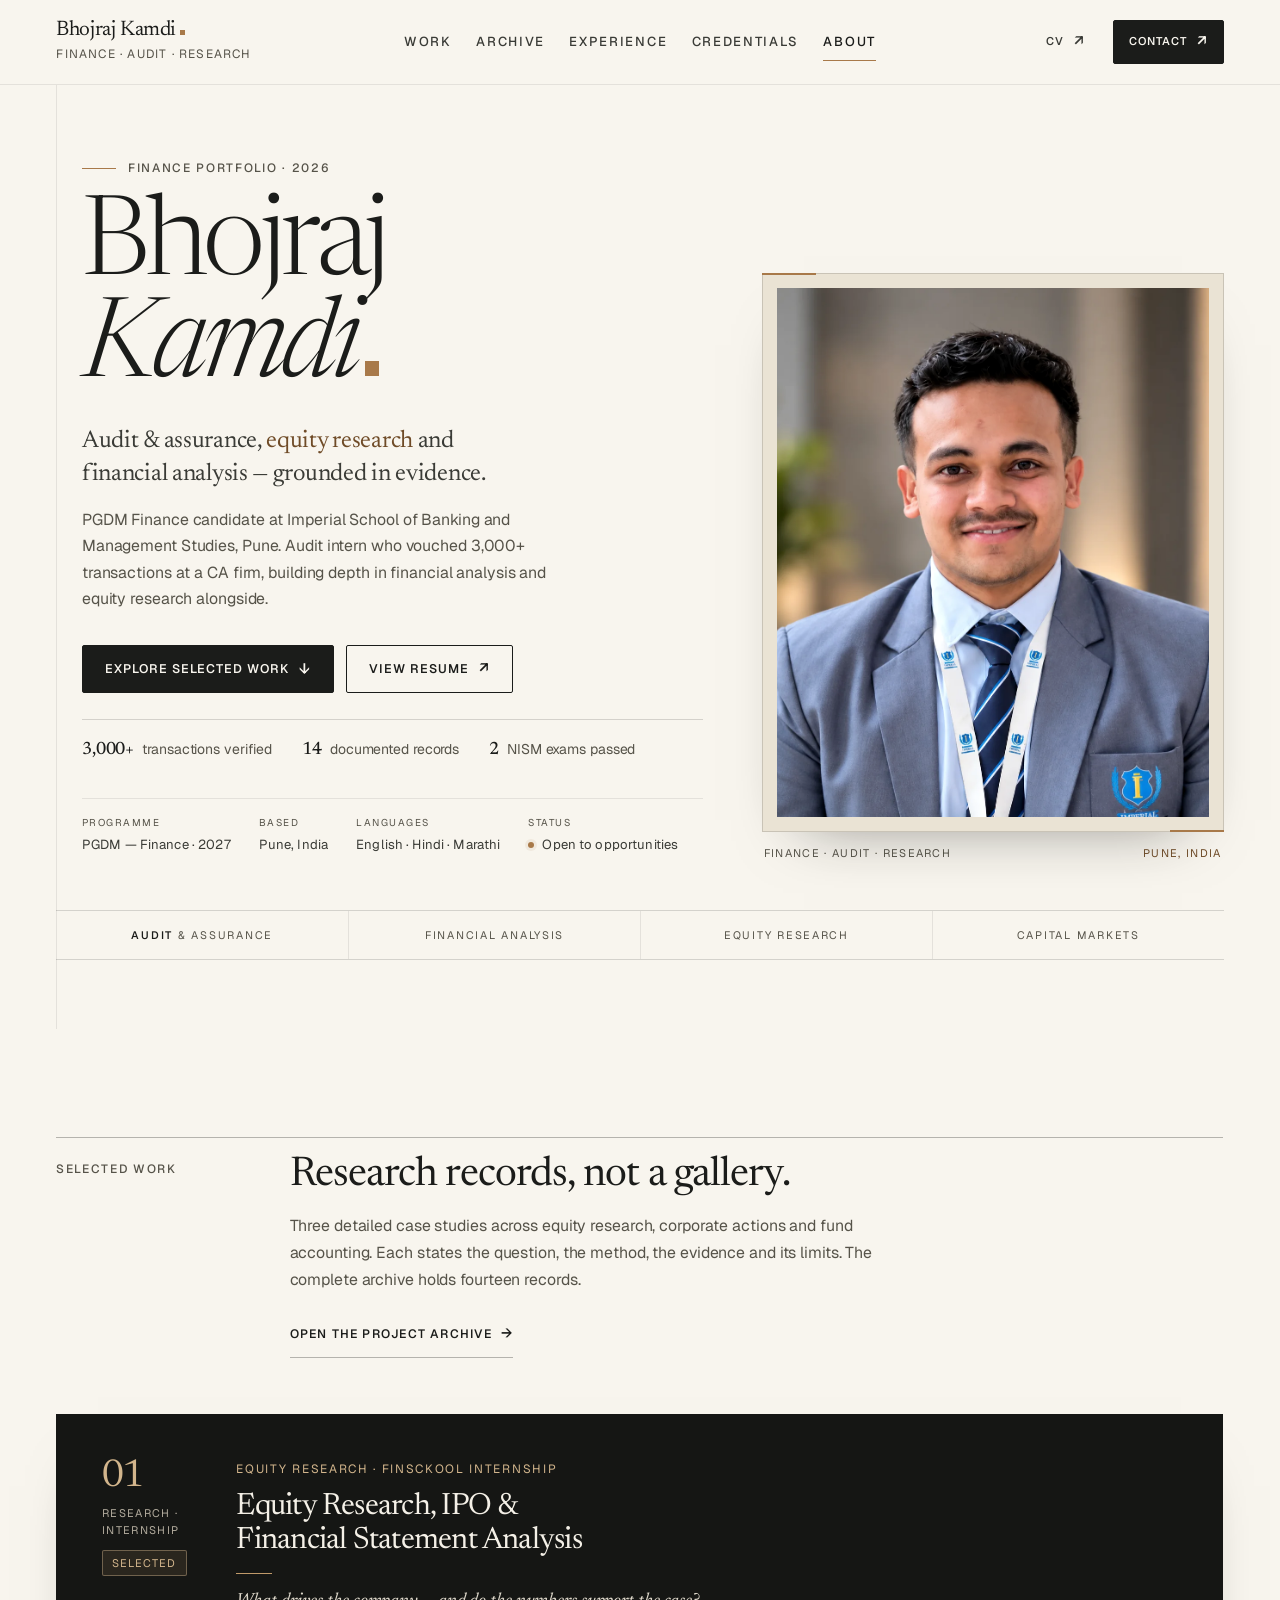
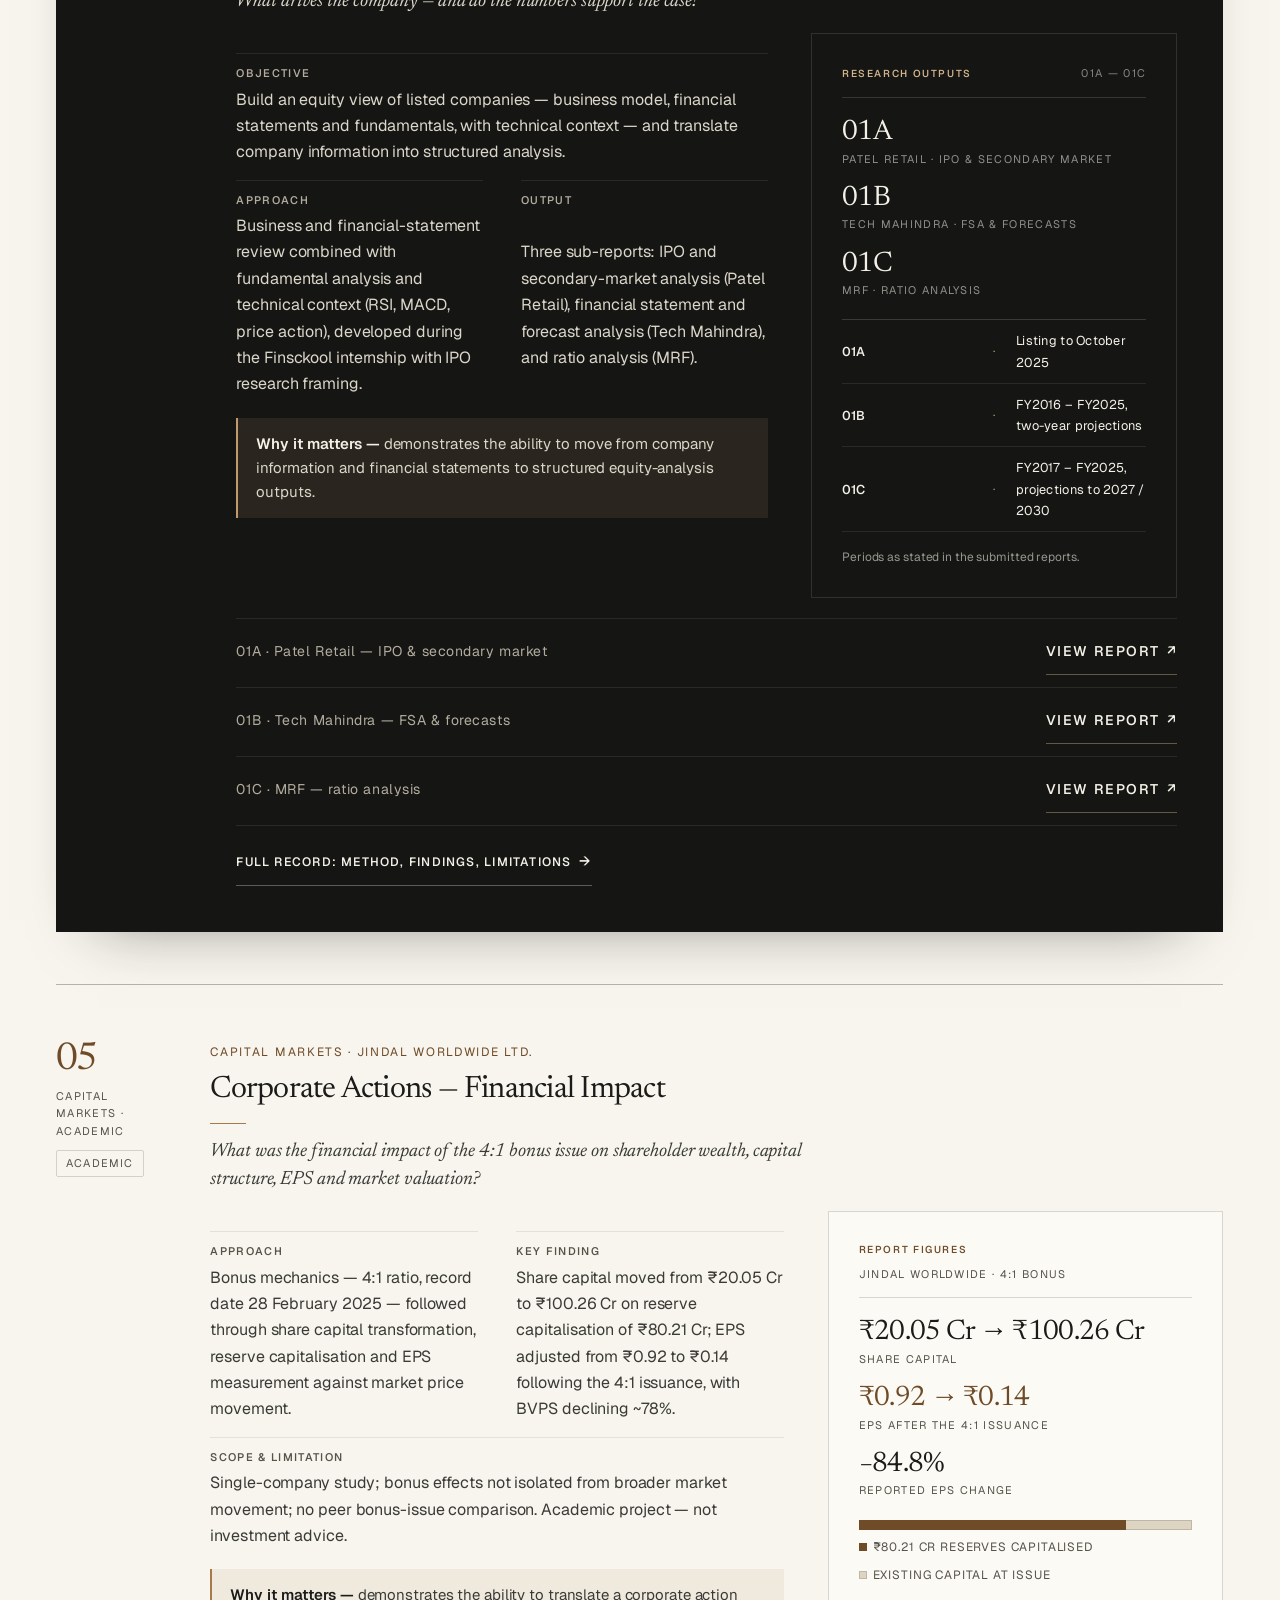
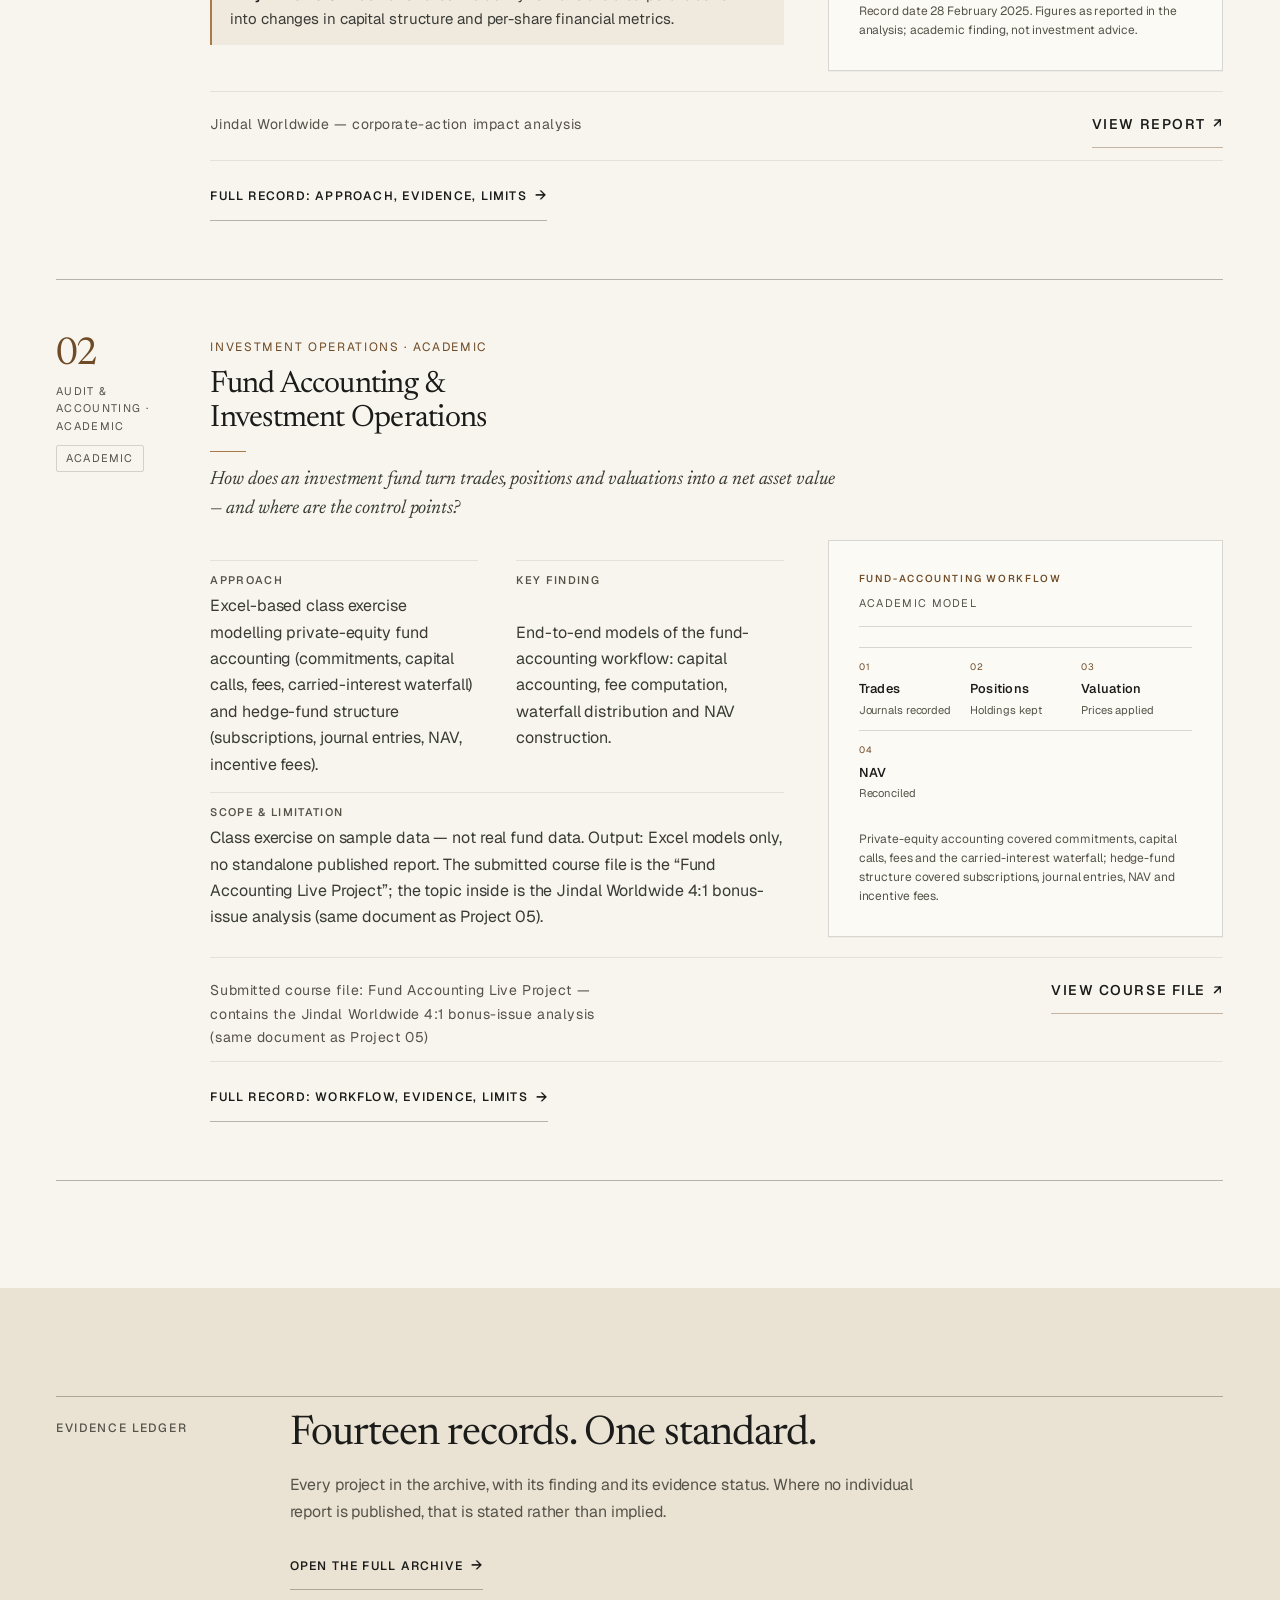
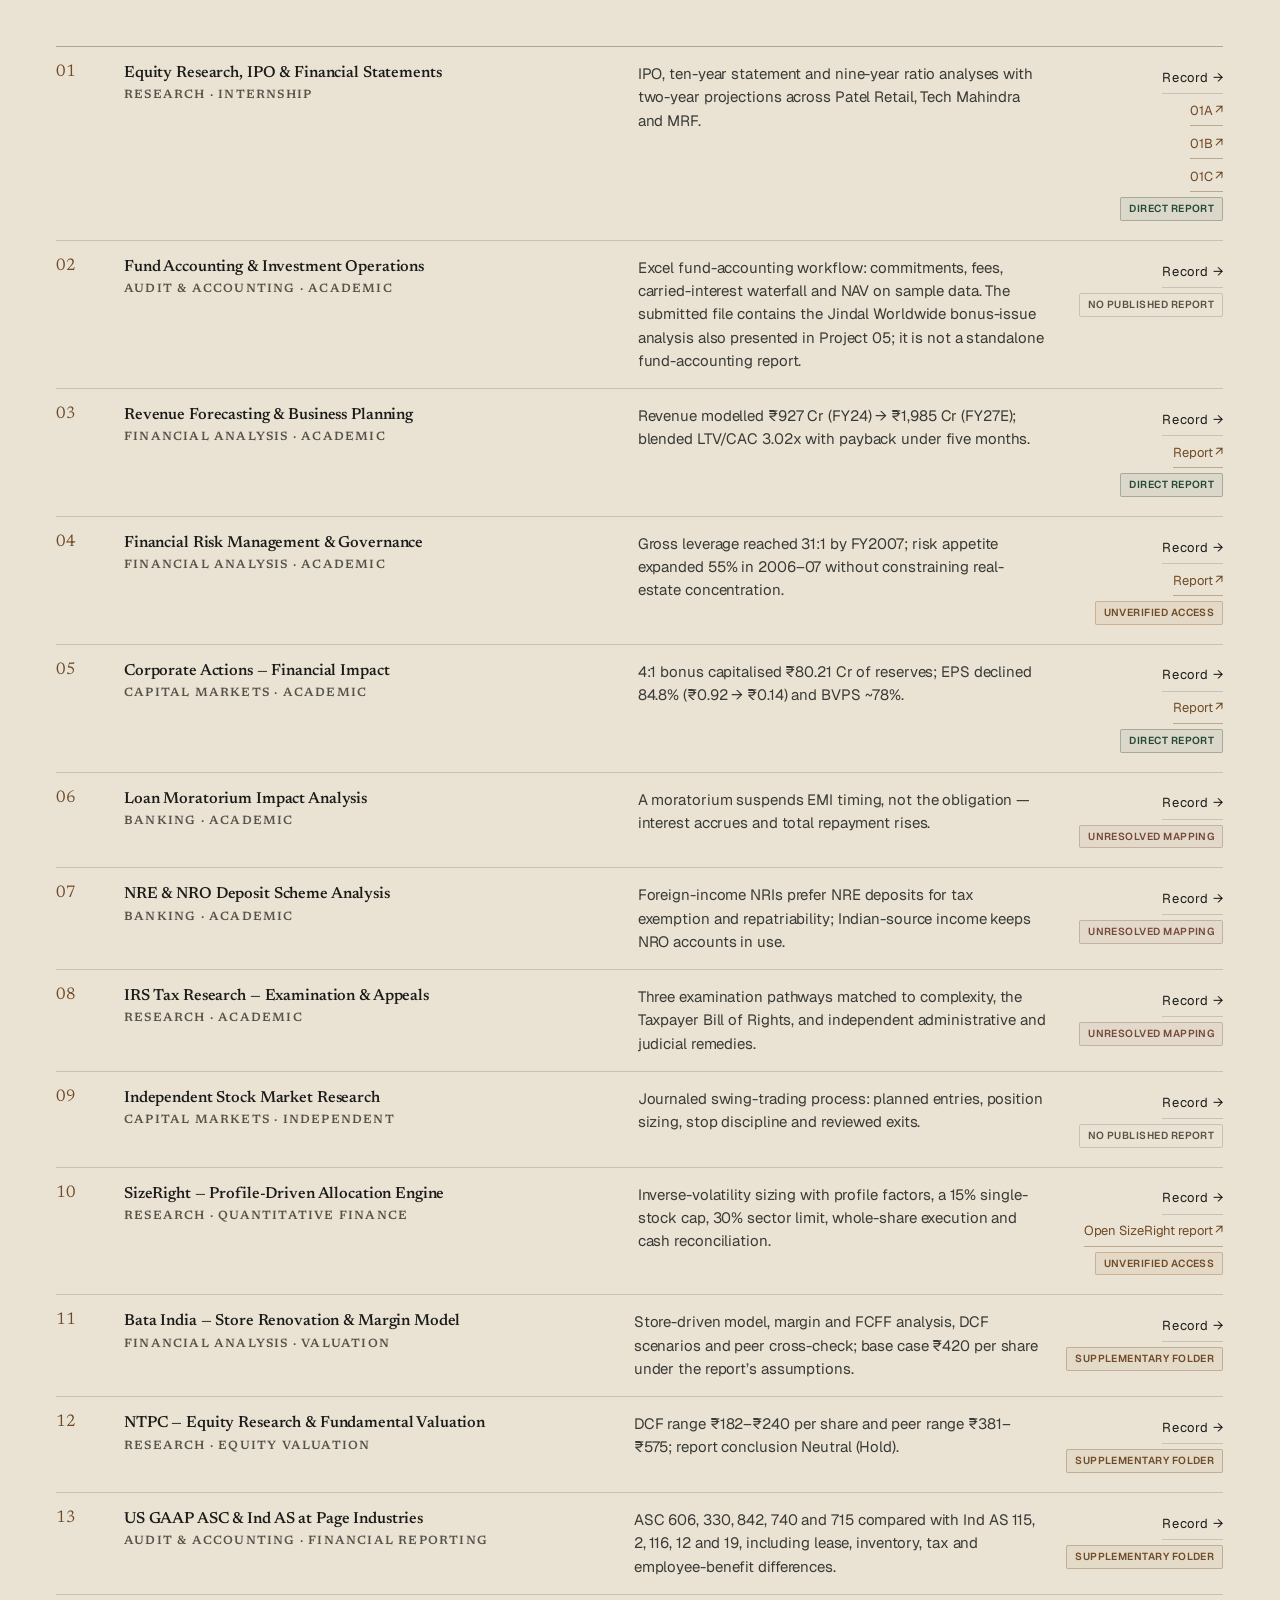
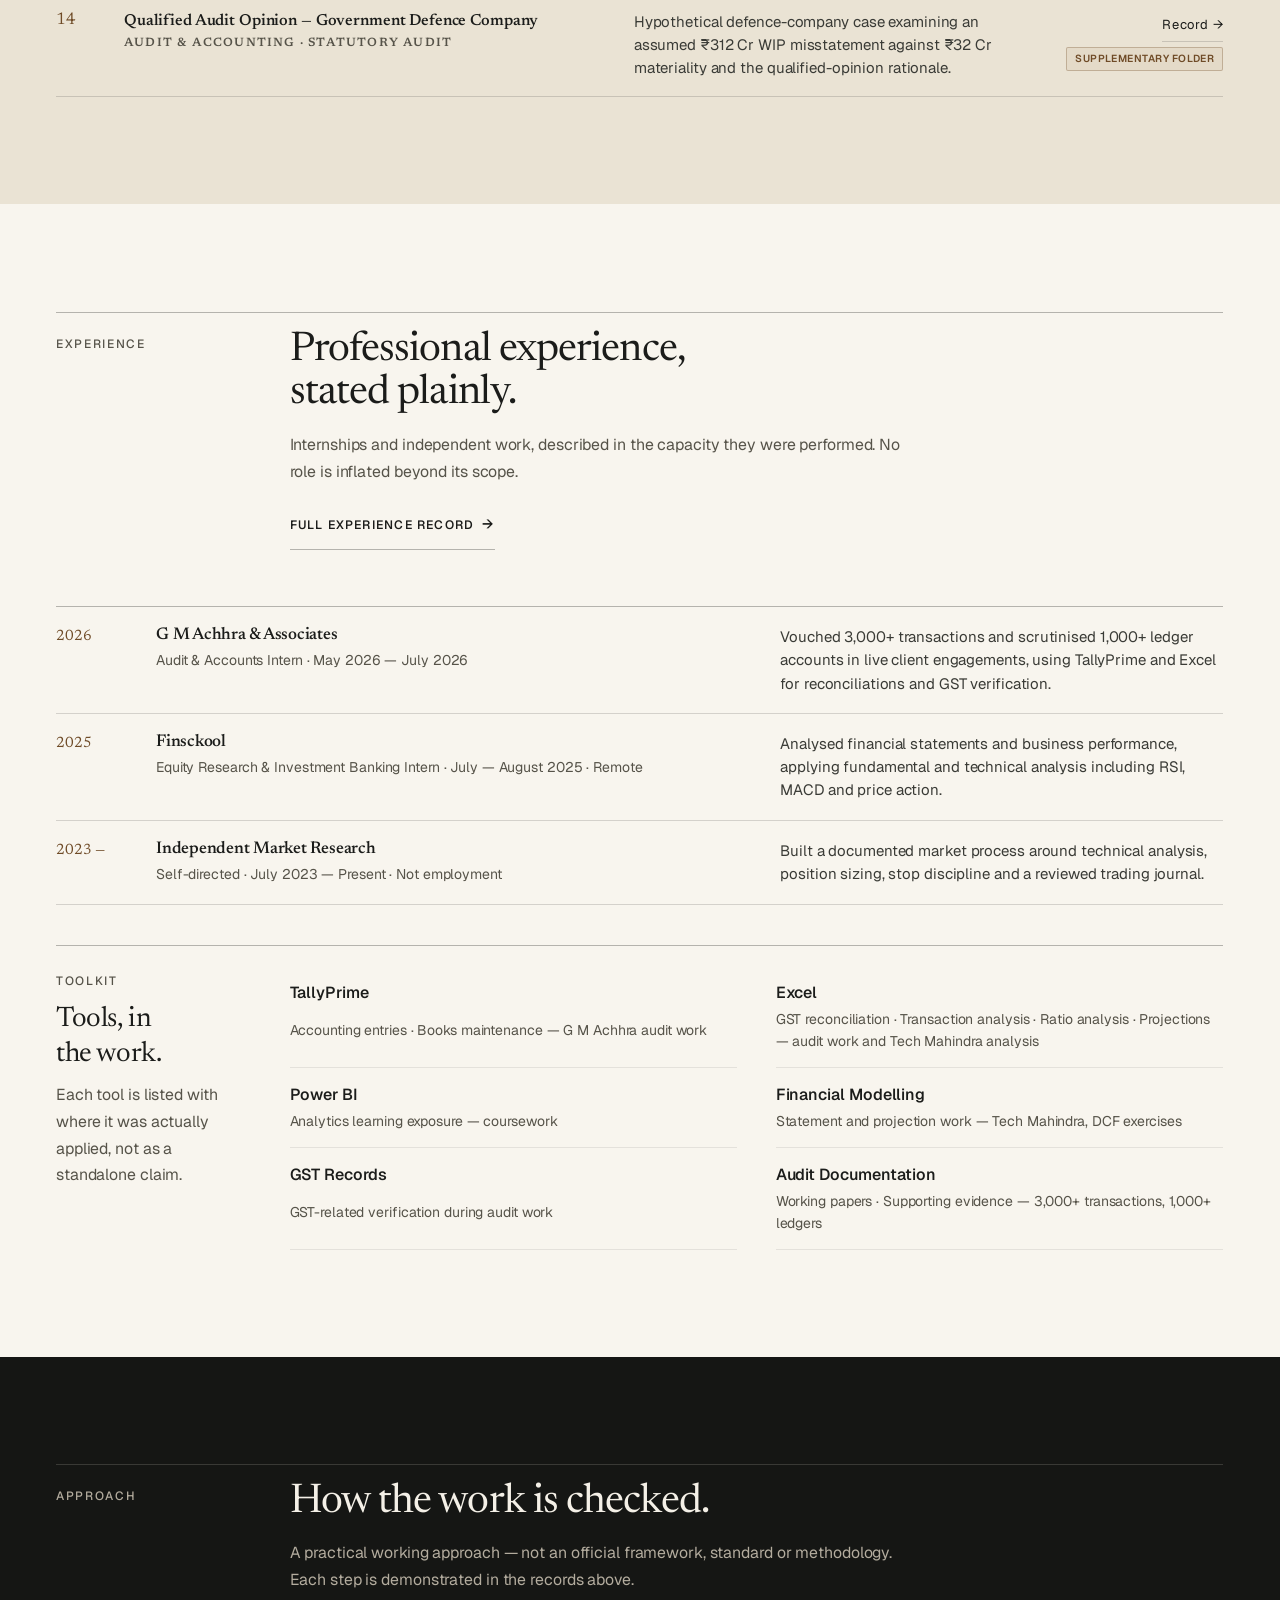
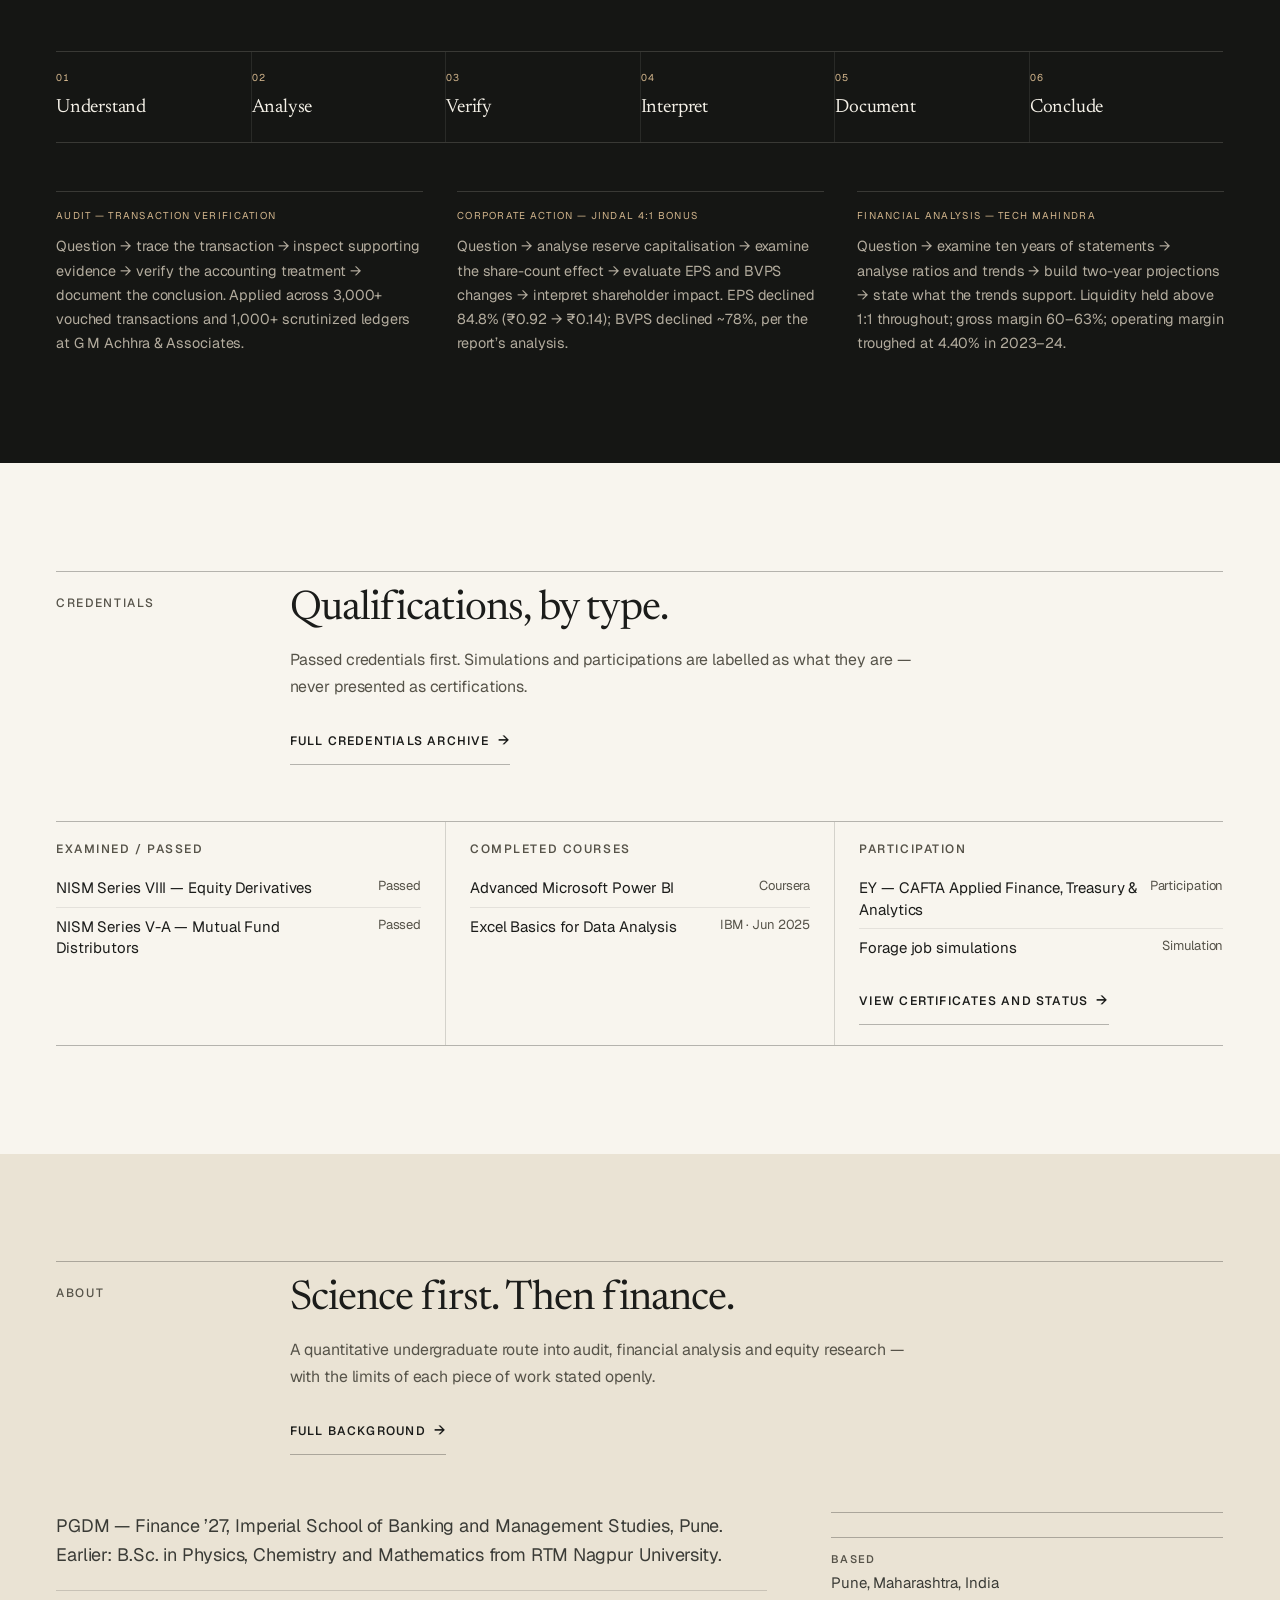
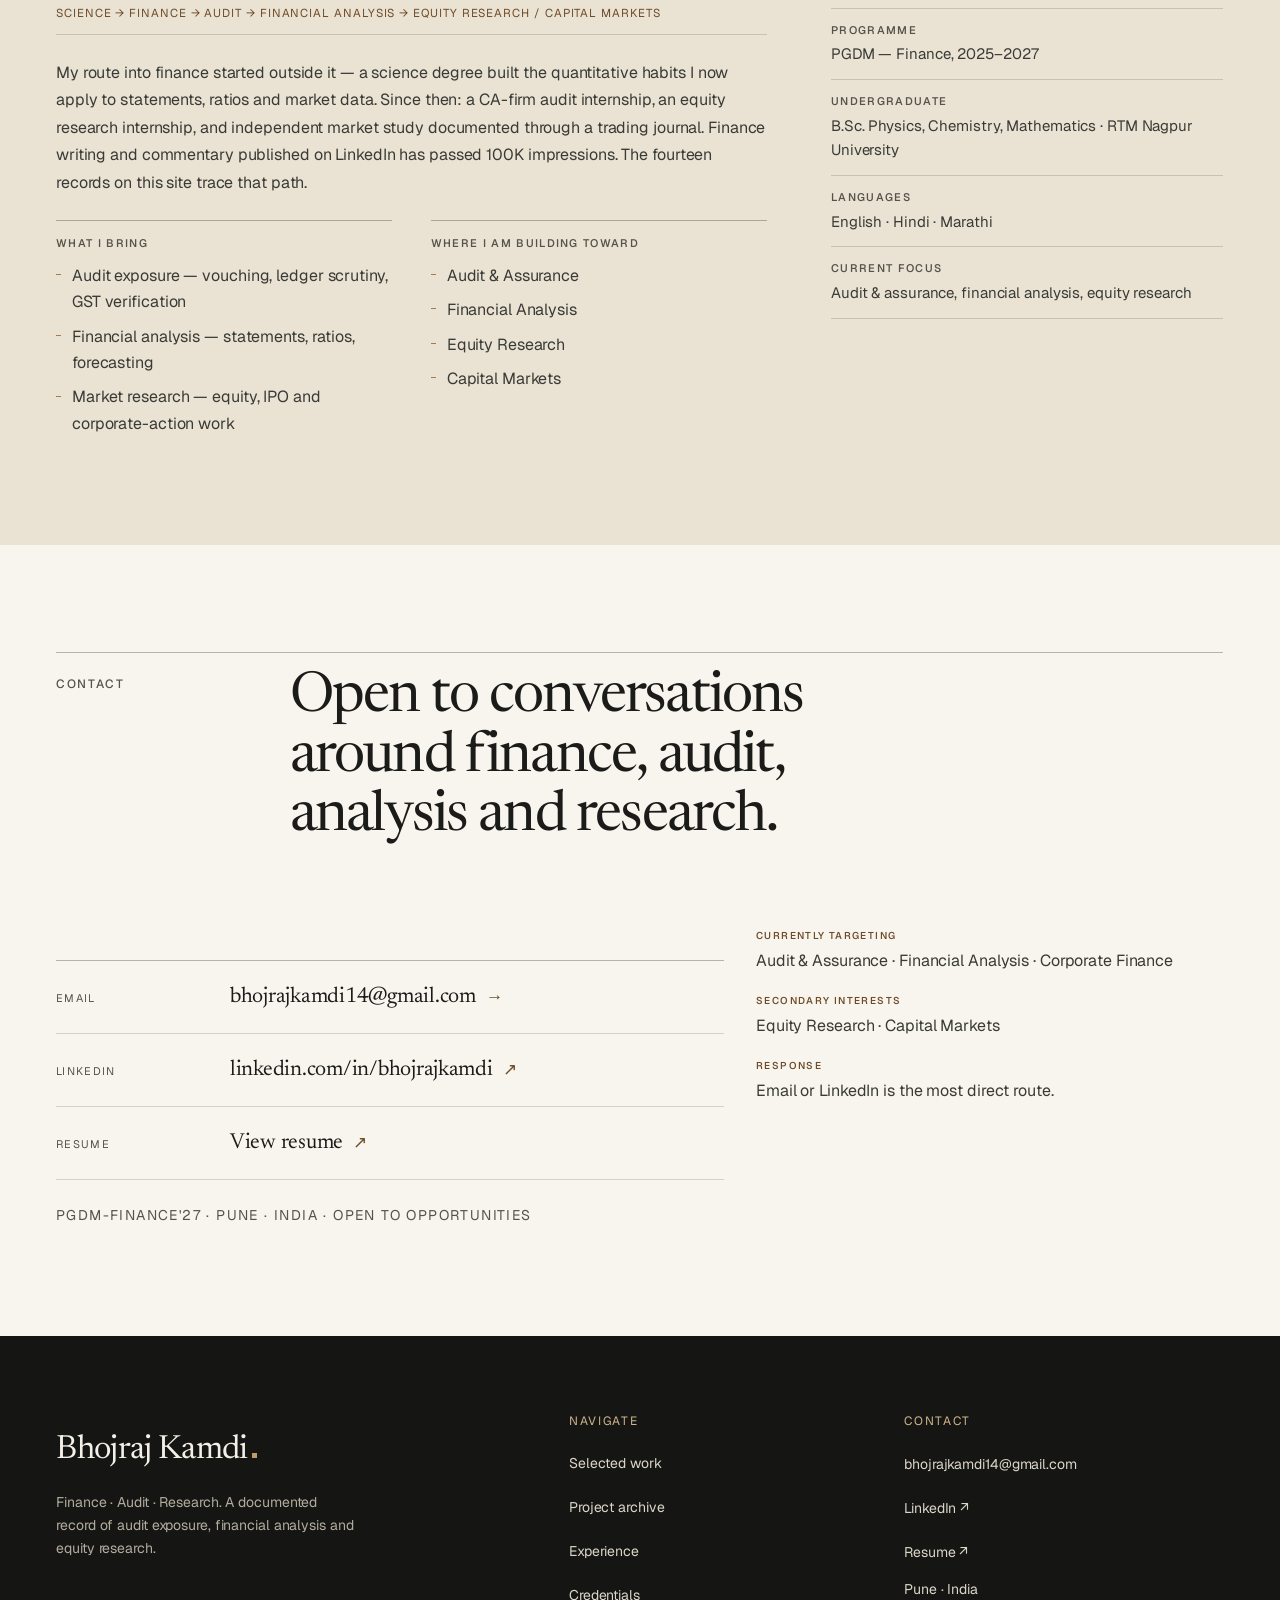
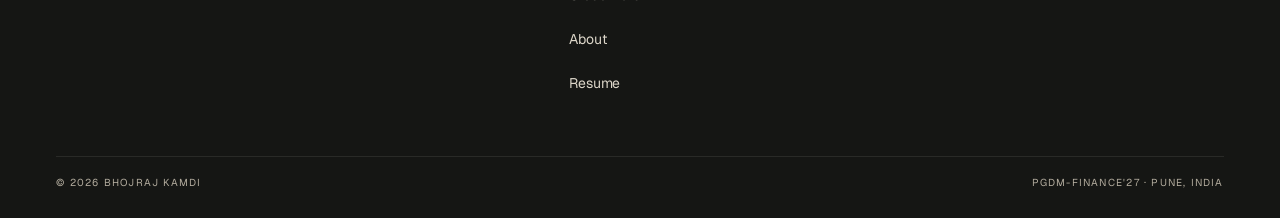
<file: index.html>
<!DOCTYPE html>
<html lang="en">
<head>
  <meta charset="UTF-8">
  <meta name="viewport" content="width=device-width, initial-scale=1.0">
  <title>Bhojraj Kamdi — Finance, Audit &amp; Research</title>
  <meta name="description" content="Bhojraj Kamdi — PGDM Finance '27, Pune. Audit internship, equity research, financial analysis and fourteen documented projects across audit, valuation, banking and capital markets.">
  <link rel="canonical" href="https://bhojrajkamdi-1473.github.io/portfolio/">
  <meta property="og:title" content="Bhojraj Kamdi — Finance, Audit &amp; Research">
  <meta property="og:description" content="PGDM Finance '27. Statutory audit exposure, financial analysis and equity research — fourteen documented projects with evidence and stated limits.">
  <meta property="og:type" content="website">
  <meta property="og:url" content="https://bhojrajkamdi-1473.github.io/portfolio/">
  <meta property="og:image" content="https://bhojrajkamdi-1473.github.io/portfolio/assets/og-bhojraj-kamdi.jpg">
  <meta property="og:image:width" content="1200">
  <meta property="og:image:height" content="630">
  <meta property="og:image:alt" content="Bhojraj Kamdi — finance, audit and research portfolio cover.">
  <meta name="twitter:card" content="summary_large_image">
  <meta name="twitter:title" content="Bhojraj Kamdi — Finance, Audit &amp; Research">
  <meta name="twitter:description" content="PGDM Finance '27. Audit, financial analysis and equity research — fourteen documented projects.">
  <meta name="twitter:image" content="https://bhojrajkamdi-1473.github.io/portfolio/assets/og-bhojraj-kamdi.jpg">
  <meta name="theme-color" content="#F8F5EE">
  <link rel="icon" type="image/svg+xml" href="assets/favicon.svg">
  <link rel="preconnect" href="https://fonts.googleapis.com">
  <link rel="preconnect" href="https://fonts.gstatic.com" crossorigin>
  <link href="https://fonts.googleapis.com/css2?family=Geist:wght@300..800&family=Newsreader:ital,opsz,wght@0,6..72,300..700;1,6..72,300..700&display=swap" rel="stylesheet">
  <link rel="stylesheet" href="assets/styles.css?v=7">
  <noscript><style>.rv{opacity:1 !important;transform:none !important;}.acc-panel,.lib-detail{grid-template-rows:1fr !important;}.rec-details > summary{display:none !important;}.rec-details-body{display:block !important;}</style></noscript>
  <script type="application/ld+json">
  {
    "@context": "https://schema.org",
    "@type": "Person",
    "name": "Bhojraj Kamdi",
    "url": "https://bhojrajkamdi-1473.github.io/portfolio/",
    "image": "https://bhojrajkamdi-1473.github.io/portfolio/assets/bhojraj-kamdi.jpg",
    "description": "PGDM Finance '27 — audit and accounts internship, equity research internship, independent market study, fourteen documented research projects.",
    "sameAs": ["https://www.linkedin.com/in/bhojrajkamdi"],
    "alumniOf": { "@type": "CollegeOrUniversity", "name": "RTM Nagpur University" },
    "affiliation": { "@type": "CollegeOrUniversity", "name": "Imperial School of Banking and Management Studies, Pune" }
  }
  </script>
</head>
<body>
  <a class="skip-link" href="#main">Skip to content</a>

  <header class="masthead" id="topbar">
    <div class="masthead-inner">
      <a class="wordmark" href="index.html">
        <span class="wordmark-name">Bhojraj Kamdi</span>
        <span class="wordmark-meta">Finance · Audit · Research</span>
      </a>
      <nav class="nav" aria-label="Primary">
        <ul>
          <li><a href="#work">Work</a></li>
          <li><a href="projects.html">Archive</a></li>
          <li><a href="#experience">Experience</a></li>
          <li><a href="#credentials">Credentials</a></li>
          <li><a href="#about">About</a></li>
        </ul>
      </nav>
      <div class="masthead-actions">
        <a class="btn btn--quiet btn--sm" href="https://docs.google.com/document/d/1BFeB2oi3oYkQRqjwEmUpC3M__p_ACSpZ/edit" target="_blank" rel="noopener noreferrer">CV <span class="arrow">↗</span></a>
        <a class="btn btn--solid btn--sm" href="#contact">Contact <span class="arrow">↗</span></a>
      </div>
      <button class="menu-btn" id="navToggle" aria-expanded="false" aria-label="Open menu" aria-controls="mobileMenu">
        Menu
        <span class="menu-icon" aria-hidden="true"><i></i><i></i></span>
      </button>
    </div>
  </header>

  <div class="menu-panel" id="mobileMenu">
    <nav aria-label="Mobile">
      <a href="#work">Work</a>
      <a href="projects.html">Archive</a>
      <a href="#experience">Experience</a>
      <a href="#credentials">Credentials</a>
      <a href="#about">About</a>
      <a href="#contact">Contact</a>
      <a href="https://docs.google.com/document/d/1BFeB2oi3oYkQRqjwEmUpC3M__p_ACSpZ/edit" target="_blank" rel="noopener noreferrer">Resume ↗</a>
    </nav>
    <div class="menu-foot">
      <a href="https://www.linkedin.com/in/bhojrajkamdi" target="_blank" rel="noopener noreferrer">LinkedIn ↗</a>
      <a href="mailto:bhojrajkamdi14@gmail.com">Email</a>
      <span>Pune, India</span>
    </div>
  </div>

  <main id="main" tabindex="-1">
    <!-- HERO / IDENTITY -->
    <section class="hero" aria-labelledby="hero-name">
      <div class="container">
        <div class="hero-inner">
          <div class="hero-copy">
            <p class="eyebrow anim">Finance portfolio · 2026</p>
            <h1 class="display anim" id="hero-name">
              <span class="display-line">Bhojraj</span>
              <span class="display-line display-line--accent">Kamdi</span>
            </h1>
            <p class="hero-role anim anim-2">Audit &amp; assurance, <span>equity research</span> and financial analysis — grounded in evidence.</p>
            <p class="hero-lede anim anim-2">PGDM Finance candidate at Imperial School of Banking and Management Studies, Pune. Audit intern who vouched 3,000+ transactions at a CA firm, building depth in financial analysis and equity research alongside.</p>
            <div class="hero-actions anim anim-4">
              <a class="btn btn--solid" href="#work">Explore selected work <span class="arrow">↓</span></a>
              <a class="btn btn--line" href="https://docs.google.com/document/d/1BFeB2oi3oYkQRqjwEmUpC3M__p_ACSpZ/edit" target="_blank" rel="noopener noreferrer">View resume <span class="arrow">↗</span></a>
            </div>
            <ul class="hero-proof anim anim-4" aria-label="Evidence at a glance">
              <li><b class="tnum">3,000+</b>transactions verified</li>
              <li><b class="tnum">14</b>documented records</li>
              <li><b class="tnum">2</b>NISM exams passed</li>
            </ul>
            <div class="hero-meta anim anim-5">
              <div><span class="k">Programme</span><span class="v">PGDM — Finance · 2027</span></div>
              <div><span class="k">Based</span><span class="v">Pune, India</span></div>
              <div><span class="k">Languages</span><span class="v">English · Hindi · Marathi</span></div>
              <div><span class="k">Status</span><span class="v hero-avail">Open to opportunities</span></div>
            </div>
          </div>

          <div class="hero-media anim anim-3">
            <div class="portrait-frame">
              <img class="portrait-img" src="assets/bhojraj-kamdi.webp" alt="Portrait of Bhojraj Kamdi" width="1003" height="1254" fetchpriority="high" decoding="async">
            </div>
            <p class="portrait-caption"><span>Finance · Audit · Research</span><span>Pune, India</span></p>
          </div>
        </div>

        <div class="disciplines" aria-label="Professional areas">
          <span><b>Audit</b> &amp; Assurance</span>
          <span>Financial Analysis</span>
          <span>Equity Research</span>
          <span>Capital Markets</span>
        </div>
      </div>
    </section>

    <!-- SELECTED WORK -->
    <section class="section" id="work" aria-labelledby="work-title">
      <div class="container">
        <div class="sec-head rv">
          <p class="sec-label">Selected work</p>
          <div>
            <h2 class="sec-title sec-title--wide" id="work-title">Research records, not a gallery.</h2>
            <p class="sec-lead">Three detailed case studies across equity research, corporate actions and fund accounting. Each states the question, the method, the evidence and its limits. The complete archive holds fourteen records.</p>
            <div class="sec-aside">
              <a class="link-arrow" href="projects.html">Open the project archive <span class="arrow">→</span></a>
              
            </div>
          </div>
        </div>

        <!-- 01 -->
        <article class="record record--dark home-case rv" id="case-01">
          <div class="record-rail">
            <span class="record-no">01</span>
            <span class="record-cat">Research · Internship</span>
            <span class="pill pill--gold">Selected</span>
          </div>
          <div class="record-body">
            <p class="record-kicker">Equity Research · Finsckool Internship</p>
            <h3 class="record-title">Equity Research, IPO &amp; Financial Statement Analysis</h3>
            <p class="record-question">What drives the company — and do the numbers support the case?</p>

            <div class="record-grid">
              <div>
                <div class="record-fields">
                  <div class="field field--wide">
                    <b>Objective</b>
                    <span>Build an equity view of listed companies — business model, financial statements and fundamentals, with technical context — and translate company information into structured analysis.</span>
                  </div>
                  <div class="field">
                    <b>Approach</b>
                    <span>Business and financial-statement review combined with fundamental analysis and technical context (RSI, MACD, price action), developed during the Finsckool internship with IPO research framing.</span>
                  </div>
                  <div class="field">
                    <b>Output</b>
                    <span>Three sub-reports: IPO and secondary-market analysis (Patel Retail), financial statement and forecast analysis (Tech Mahindra), and ratio analysis (MRF).</span>
                  </div>
                </div>
                <div class="note"><b>Why it matters —</b> demonstrates the ability to move from company information and financial statements to structured equity-analysis outputs.</div>
              </div>

              <div class="plate">
                <div class="plate-head"><b>Research outputs</b><span>01A — 01C</span></div>
                <div class="plate-figures">
                  <div class="fig"><b>01A</b><span>Patel Retail · IPO &amp; secondary market</span></div>
                  <div class="fig"><b>01B</b><span>Tech Mahindra · FSA &amp; forecasts</span></div>
                  <div class="fig"><b>01C</b><span>MRF · Ratio analysis</span></div>
                </div>
                <div class="matrix">
                  <div class="matrix-row"><b>01A</b><span class="mid">·</span><span>Listing to October 2025</span></div>
                  <div class="matrix-row"><b>01B</b><span class="mid">·</span><span>FY2016 – FY2025, two-year projections</span></div>
                  <div class="matrix-row"><b>01C</b><span class="mid">·</span><span>FY2017 – FY2025, projections to 2027 / 2030</span></div>
                </div>
                <p class="plate-foot">Periods as stated in the submitted reports.</p>
              </div>
            </div>

            <div class="report-links">
              <div class="report-row">
                <span class="report-cap">01A · Patel Retail — IPO &amp; secondary market</span>
                <a class="report-link" href="https://drive.google.com/file/d/1pGAY4Vr_cwJC33Z5CAIImhbXU2Av9RaV/view?usp=drive_link" target="_blank" rel="noopener noreferrer">View report <span class="arrow">↗</span></a>
              </div>
              <div class="report-row">
                <span class="report-cap">01B · Tech Mahindra — FSA &amp; forecasts</span>
                <a class="report-link" href="https://drive.google.com/file/d/13X6SglaG91yu_porTelERwR6Js7KmhCo/view?usp=drive_link" target="_blank" rel="noopener noreferrer">View report <span class="arrow">↗</span></a>
              </div>
              <div class="report-row">
                <span class="report-cap">01C · MRF — ratio analysis</span>
                <a class="report-link" href="https://docs.google.com/document/d/1b0azJOrUWnRysQ4T6offfiIfnlYEiOCq/edit?usp=drive_link&amp;ouid=113586569177191721533&amp;rtpof=true&amp;sd=true" target="_blank" rel="noopener noreferrer">View report <span class="arrow">↗</span></a>
              </div>
            </div>

            <p class="mt-4"><a class="link-arrow" href="projects.html#p01">Full record: method, findings, limitations <span class="arrow">→</span></a></p>
          </div>
        </article>

        <!-- 05 -->
        <article class="record home-case rv" id="case-05">
          <div class="record-rail">
            <span class="record-no">05</span>
            <span class="record-cat">Capital Markets · Academic</span>
            <span class="pill">Academic</span>
          </div>
          <div class="record-body">
            <p class="record-kicker">Capital Markets · Jindal Worldwide Ltd.</p>
            <h3 class="record-title">Corporate Actions — Financial Impact</h3>
            <p class="record-question">What was the financial impact of the 4:1 bonus issue on shareholder wealth, capital structure, EPS and market valuation?</p>

            <div class="record-grid">
              <div>
                <div class="record-fields">
                  <div class="field">
                    <b>Approach</b>
                    <span>Bonus mechanics — 4:1 ratio, record date 28 February 2025 — followed through share capital transformation, reserve capitalisation and EPS measurement against market price movement.</span>
                  </div>
                  <div class="field">
                    <b>Key finding</b>
                    <span>Share capital moved from ₹20.05 Cr to ₹100.26 Cr on reserve capitalisation of ₹80.21 Cr; EPS adjusted from ₹0.92 to ₹0.14 following the 4:1 issuance, with BVPS declining ~78%.</span>
                  </div>
                  <div class="field field--wide">
                    <b>Scope &amp; limitation</b>
                    <span>Single-company study; bonus effects not isolated from broader market movement; no peer bonus-issue comparison. Academic project — not investment advice.</span>
                  </div>
                </div>
                <div class="note"><b>Why it matters —</b> demonstrates the ability to translate a corporate action into changes in capital structure and per-share financial metrics.</div>
              </div>

              <div class="plate plate--light">
                <div class="plate-head"><b>Report figures</b><span>Jindal Worldwide · 4:1 bonus</span></div>
                <div class="plate-figures">
                  <div class="fig"><b>₹20.05 Cr → ₹100.26 Cr</b><span>Share capital</span></div>
                  <div class="fig fig--accent"><b>₹0.92 → ₹0.14</b><span>EPS after the 4:1 issuance</span></div>
                  <div class="fig"><b>−84.8%</b><span>Reported EPS change</span></div>
                </div>
                <div class="bar">
                  <div class="bar-track"><span class="bar-fill" style="--w:80%"></span></div>
                  <div class="bar-legend"><span><i></i>₹80.21 Cr reserves capitalised</span><span><i class="muted"></i>Existing capital at issue</span></div>
                </div>
                <p class="plate-foot">Record date 28 February 2025. Figures as reported in the analysis; academic finding, not investment advice.</p>
              </div>
            </div>

            <div class="report-links">
              <div class="report-row">
                <span class="report-cap">Jindal Worldwide — corporate-action impact analysis</span>
                <a class="report-link" href="https://docs.google.com/document/d/1-ST0W2-EolFUOAw8sI0Gc8BhKvERcQRi/edit?usp=drive_link&amp;ouid=113586569177191721533&amp;rtpof=true&amp;sd=true" target="_blank" rel="noopener noreferrer">View report <span class="arrow">↗</span></a>
              </div>
            </div>

            <p class="mt-4"><a class="link-arrow" href="projects.html#p05">Full record: approach, evidence, limits <span class="arrow">→</span></a></p>
          </div>
        </article>

        <!-- 02 -->
        <article class="record home-case record--last rv" id="case-02">
          <div class="record-rail">
            <span class="record-no">02</span>
            <span class="record-cat">Audit &amp; Accounting · Academic</span>
            <span class="pill">Academic</span>
          </div>
          <div class="record-body">
            <p class="record-kicker">Investment Operations · Academic</p>
            <h3 class="record-title">Fund Accounting &amp; Investment Operations</h3>
            <p class="record-question">How does an investment fund turn trades, positions and valuations into a net asset value — and where are the control points?</p>

            <div class="record-grid">
              <div>
                <div class="record-fields">
                  <div class="field">
                    <b>Approach</b>
                    <span>Excel-based class exercise modelling private-equity fund accounting (commitments, capital calls, fees, carried-interest waterfall) and hedge-fund structure (subscriptions, journal entries, NAV, incentive fees).</span>
                  </div>
                  <div class="field">
                    <b>Key finding</b>
                    <span>End-to-end models of the fund-accounting workflow: capital accounting, fee computation, waterfall distribution and NAV construction.</span>
                  </div>
                  <div class="field field--wide">
                    <b>Scope &amp; limitation</b>
                    <span>Class exercise on sample data — not real fund data. Output: Excel models only, no standalone published report. The submitted course file is the “Fund Accounting Live Project”; the topic inside is the Jindal Worldwide 4:1 bonus-issue analysis (same document as Project 05).</span>
                  </div>
                </div>
              </div>

              <div class="plate plate--light">
                <div class="plate-head"><b>Fund-accounting workflow</b><span>Academic model</span></div>
                <div class="steps">
                  <div class="step"><i>01</i><b>Trades</b><span>Journals recorded</span></div>
                  <div class="step"><i>02</i><b>Positions</b><span>Holdings kept</span></div>
                  <div class="step"><i>03</i><b>Valuation</b><span>Prices applied</span></div>
                  <div class="step"><i>04</i><b>NAV</b><span>Reconciled</span></div>
                </div>
                <p class="plate-foot">Private-equity accounting covered commitments, capital calls, fees and the carried-interest waterfall; hedge-fund structure covered subscriptions, journal entries, NAV and incentive fees.</p>
              </div>
            </div>

            <div class="report-links">
              <div class="report-row">
                <span class="report-cap">Submitted course file: Fund Accounting Live Project — contains the Jindal Worldwide 4:1 bonus-issue analysis (same document as Project 05)</span>
                <a class="report-link" href="https://docs.google.com/document/d/1-ST0W2-EolFUOAw8sI0Gc8BhKvERcQRi/edit?usp=drive_link&amp;ouid=113586569177191721533&amp;rtpof=true&amp;sd=true" target="_blank" rel="noopener noreferrer">View course file <span class="arrow">↗</span></a>
              </div>
            </div>

            <p class="mt-4"><a class="link-arrow" href="projects.html#p02">Full record: workflow, evidence, limits <span class="arrow">→</span></a></p>
          </div>
        </article>
      </div>
    </section>

    <!-- EVIDENCE LEDGER -->
    <section class="section section--stone" id="archive" aria-labelledby="ledger-title">
      <div class="container">
        <div class="sec-head rv">
          <p class="sec-label">Evidence ledger</p>
          <div>
            <h2 class="sec-title" id="ledger-title">Fourteen records. One standard.</h2>
            <p class="sec-lead">Every project in the archive, with its finding and its evidence status. Where no individual report is published, that is stated rather than implied.</p>
            <div class="sec-aside"><a class="link-arrow" href="projects.html">Open the full archive <span class="arrow">→</span></a></div>
          </div>
        </div>

        <div class="evidence-ledger rv">
          <article class="ev-row">
            <span class="ev-no">01</span>
            <h3 class="ev-name">Equity Research, IPO &amp; Financial Statements<span class="ev-cat">Research · Internship</span></h3>
            <p class="ev-finding">IPO, ten-year statement and nine-year ratio analyses with two-year projections across Patel Retail, Tech Mahindra and MRF.</p>
            <div class="ev-actions">
              <a class="ev-detail" href="projects.html#p01">Record →</a>
              <a class="ev-report" href="https://drive.google.com/file/d/1pGAY4Vr_cwJC33Z5CAIImhbXU2Av9RaV/view?usp=drive_link" target="_blank" rel="noopener noreferrer">01A ↗</a>
              <a class="ev-report" href="https://drive.google.com/file/d/13X6SglaG91yu_porTelERwR6Js7KmhCo/view?usp=drive_link" target="_blank" rel="noopener noreferrer">01B ↗</a>
              <a class="ev-report" href="https://docs.google.com/document/d/1b0azJOrUWnRysQ4T6offfiIfnlYEiOCq/edit?usp=drive_link&amp;ouid=113586569177191721533&amp;rtpof=true&amp;sd=true" target="_blank" rel="noopener noreferrer">01C ↗</a>
             <span class="project-evidence-badge project-evidence-badge--direct" role="status">Direct report</span></div>
          </article>

          <article class="ev-row">
            <span class="ev-no">02</span>
            <h3 class="ev-name">Fund Accounting &amp; Investment Operations<span class="ev-cat">Audit &amp; Accounting · Academic</span></h3>
            <p class="ev-finding">Excel fund-accounting workflow: commitments, fees, carried-interest waterfall and NAV on sample data. The submitted file contains the Jindal Worldwide bonus-issue analysis also presented in Project 05; it is not a standalone fund-accounting report.</p>
            <div class="ev-actions"><a class="ev-detail" href="projects.html#p02">Record →</a> <span class="project-evidence-badge project-evidence-badge--none" role="status">No published report</span></div>
          </article>

          <article class="ev-row">
            <span class="ev-no">03</span>
            <h3 class="ev-name">Revenue Forecasting &amp; Business Planning<span class="ev-cat">Financial Analysis · Academic</span></h3>
            <p class="ev-finding">Revenue modelled ₹927 Cr (FY24) → ₹1,985 Cr (FY27E); blended LTV/CAC 3.02x with payback under five months.</p>
            <div class="ev-actions"><a class="ev-detail" href="projects.html#p03">Record →</a> <a class="ev-report" href="https://docs.google.com/document/d/15KwRoxBXu1gl8Ad9i0O74e_oHOddEKci/edit?usp=drive_link&ouid=113586569177191721533&rtpof=true&sd=true" target="_blank" rel="noopener noreferrer">Report ↗</a> <span class="project-evidence-badge project-evidence-badge--direct" role="status">Direct report</span></div>
          </article>

          <article class="ev-row">
            <span class="ev-no">04</span>
            <h3 class="ev-name">Financial Risk Management &amp; Governance<span class="ev-cat">Financial Analysis · Academic</span></h3>
            <p class="ev-finding">Gross leverage reached 31:1 by FY2007; risk appetite expanded 55% in 2006–07 without constraining real-estate concentration.</p>
            <div class="ev-actions"><a class="ev-detail" href="projects.html#p04">Record →</a> <a class="ev-report" href="https://drive.google.com/file/d/1yhWyuGiuQRcqxmyDaGqeDLzm3GDpXk3U/view?usp=drive_link" target="_blank" rel="noopener noreferrer">Report ↗</a> <span class="project-evidence-badge project-evidence-badge--unverified" role="status">Unverified access</span></div>
          </article>

          <article class="ev-row">
            <span class="ev-no">05</span>
            <h3 class="ev-name">Corporate Actions — Financial Impact<span class="ev-cat">Capital Markets · Academic</span></h3>
            <p class="ev-finding">4:1 bonus capitalised ₹80.21 Cr of reserves; EPS declined 84.8% (₹0.92 → ₹0.14) and BVPS ~78%.</p>
            <div class="ev-actions"><a class="ev-detail" href="projects.html#p05">Record →</a> <a class="ev-report" href="https://docs.google.com/document/d/1-ST0W2-EolFUOAw8sI0Gc8BhKvERcQRi/edit?usp=drive_link&ouid=113586569177191721533&rtpof=true&sd=true" target="_blank" rel="noopener noreferrer">Report ↗</a> <span class="project-evidence-badge project-evidence-badge--direct" role="status">Direct report</span></div>
          </article>

          <article class="ev-row">
            <span class="ev-no">06</span>
            <h3 class="ev-name">Loan Moratorium Impact Analysis<span class="ev-cat">Banking · Academic</span></h3>
            <p class="ev-finding">A moratorium suspends EMI timing, not the obligation — interest accrues and total repayment rises.</p>
            <div class="ev-actions"><a class="ev-detail" href="projects.html#p06">Record →</a> <span class="project-evidence-badge project-evidence-badge--unresolved" role="status">Unresolved mapping</span></div>
          </article>

          <article class="ev-row">
            <span class="ev-no">07</span>
            <h3 class="ev-name">NRE &amp; NRO Deposit Scheme Analysis<span class="ev-cat">Banking · Academic</span></h3>
            <p class="ev-finding">Foreign-income NRIs prefer NRE deposits for tax exemption and repatriability; Indian-source income keeps NRO accounts in use.</p>
            <div class="ev-actions"><a class="ev-detail" href="projects.html#p07">Record →</a> <span class="project-evidence-badge project-evidence-badge--unresolved" role="status">Unresolved mapping</span></div>
          </article>

          <article class="ev-row">
            <span class="ev-no">08</span>
            <h3 class="ev-name">IRS Tax Research — Examination &amp; Appeals<span class="ev-cat">Research · Academic</span></h3>
            <p class="ev-finding">Three examination pathways matched to complexity, the Taxpayer Bill of Rights, and independent administrative and judicial remedies.</p>
            <div class="ev-actions"><a class="ev-detail" href="projects.html#p08">Record →</a> <span class="project-evidence-badge project-evidence-badge--unresolved" role="status">Unresolved mapping</span></div>
          </article>

          <article class="ev-row">
            <span class="ev-no">09</span>
            <h3 class="ev-name">Independent Stock Market Research<span class="ev-cat">Capital Markets · Independent</span></h3>
            <p class="ev-finding">Journaled swing-trading process: planned entries, position sizing, stop discipline and reviewed exits.</p>
            <div class="ev-actions"><a class="ev-detail" href="projects.html#p09">Record →</a> <span class="project-evidence-badge project-evidence-badge--none" role="status">No published report</span></div>
          </article>

          <article class="ev-row">
            <span class="ev-no">10</span>
            <h3 class="ev-name">SizeRight — Profile-Driven Allocation Engine<span class="ev-cat">Research · Quantitative Finance</span></h3>
            <p class="ev-finding">Inverse-volatility sizing with profile factors, a 15% single-stock cap, 30% sector limit, whole-share execution and cash reconciliation.</p>
            <div class="ev-actions"><a class="ev-detail" href="projects.html#p10">Record →</a> <a class="ev-report" href="https://docs.google.com/document/d/18jf2dV0_WyICSwVGcLA0dVei4VEEnBnk/edit?usp=drive_link" target="_blank" rel="noopener noreferrer">Open SizeRight report ↗</a> <span class="project-evidence-badge project-evidence-badge--unverified" role="status">Unverified access</span></div>
          </article>

          <article class="ev-row">
            <span class="ev-no">11</span>
            <h3 class="ev-name">Bata India — Store Renovation &amp; Margin Model<span class="ev-cat">Financial Analysis · Valuation</span></h3>
            <p class="ev-finding">Store-driven model, margin and FCFF analysis, DCF scenarios and peer cross-check; base case ₹420 per share under the report’s assumptions.</p>
            <div class="ev-actions"><a class="ev-detail" href="projects.html#p11">Record →</a> <span class="project-evidence-badge project-evidence-badge--folder" role="status">Supplementary folder</span></div>
          </article>

          <article class="ev-row">
            <span class="ev-no">12</span>
            <h3 class="ev-name">NTPC — Equity Research &amp; Fundamental Valuation<span class="ev-cat">Research · Equity Valuation</span></h3>
            <p class="ev-finding">DCF range ₹182–₹240 per share and peer range ₹381–₹575; report conclusion Neutral (Hold).</p>
            <div class="ev-actions"><a class="ev-detail" href="projects.html#p12">Record →</a> <span class="project-evidence-badge project-evidence-badge--folder" role="status">Supplementary folder</span></div>
          </article>

          <article class="ev-row">
            <span class="ev-no">13</span>
            <h3 class="ev-name">US GAAP ASC &amp; Ind AS at Page Industries<span class="ev-cat">Audit &amp; Accounting · Financial Reporting</span></h3>
            <p class="ev-finding">ASC 606, 330, 842, 740 and 715 compared with Ind AS 115, 2, 116, 12 and 19, including lease, inventory, tax and employee-benefit differences.</p>
            <div class="ev-actions"><a class="ev-detail" href="projects.html#p13">Record →</a> <span class="project-evidence-badge project-evidence-badge--folder" role="status">Supplementary folder</span></div>
          </article>

          <article class="ev-row">
            <span class="ev-no">14</span>
            <h3 class="ev-name">Qualified Audit Opinion — Government Defence Company<span class="ev-cat">Audit &amp; Accounting · Statutory Audit</span></h3>
            <p class="ev-finding">Hypothetical defence-company case examining an assumed ₹312 Cr WIP misstatement against ₹32 Cr materiality and the qualified-opinion rationale.</p>
            <div class="ev-actions"><a class="ev-detail" href="projects.html#p14">Record →</a> <span class="project-evidence-badge project-evidence-badge--folder" role="status">Supplementary folder</span></div>
          </article>
        </div>
      </div>
    </section>

    <!-- EXPERIENCE -->
    <section class="section" id="experience" aria-labelledby="exp-title">
      <div class="container">
        <div class="sec-head rv">
          <p class="sec-label">Experience</p>
          <div>
            <h2 class="sec-title" id="exp-title">Professional experience, stated plainly.</h2>
            <p class="sec-lead">Internships and independent work, described in the capacity they were performed. No role is inflated beyond its scope.</p>
            <div class="sec-aside"><a class="link-arrow" href="experience.html">Full experience record <span class="arrow">→</span></a></div>
          </div>
        </div>

        <div class="exp-summary rv">
          <article class="exp-row">
            <span class="exp-year">2026</span>
            <div>
              <h3 class="exp-org">G M Achhra &amp; Associates</h3>
              <p class="exp-role">Audit &amp; Accounts Intern · May 2026 — July 2026</p>
            </div>
            <p class="exp-point">Vouched 3,000+ transactions and scrutinised 1,000+ ledger accounts in live client engagements, using TallyPrime and Excel for reconciliations and GST verification.</p>
          </article>
          <article class="exp-row">
            <span class="exp-year">2025</span>
            <div>
              <h3 class="exp-org">Finsckool</h3>
              <p class="exp-role">Equity Research &amp; Investment Banking Intern · July — August 2025 · Remote</p>
            </div>
            <p class="exp-point">Analysed financial statements and business performance, applying fundamental and technical analysis including RSI, MACD and price action.</p>
          </article>
          <article class="exp-row">
            <span class="exp-year">2023 —</span>
            <div>
              <h3 class="exp-org">Independent Market Research</h3>
              <p class="exp-role">Self-directed · July 2023 — Present · Not employment</p>
            </div>
            <p class="exp-point">Built a documented market process around technical analysis, position sizing, stop discipline and a reviewed trading journal.</p>
          </article>
        </div>

        <div class="toolkit rv mt-8">
          <div>
            <p class="sec-label">Toolkit</p>
            <h3 class="sec-title" style="font-size:clamp(1.5rem,2.2vw,2rem);margin-top:10px;">Tools, in the work.</h3>
            <p class="sec-lead" style="margin-top:10px;">Each tool is listed with where it was actually applied, not as a standalone claim.</p>
          </div>
          <div class="tool-list">
            <div class="tool-row"><b>TallyPrime</b><span>Accounting entries · Books maintenance — G M Achhra audit work</span></div>
            <div class="tool-row"><b>Excel</b><span>GST reconciliation · Transaction analysis · Ratio analysis · Projections — audit work and Tech Mahindra analysis</span></div>
            <div class="tool-row"><b>Power BI</b><span>Analytics learning exposure — coursework</span></div>
            <div class="tool-row"><b>Financial Modelling</b><span>Statement and projection work — Tech Mahindra, DCF exercises</span></div>
            <div class="tool-row"><b>GST Records</b><span>GST-related verification during audit work</span></div>
            <div class="tool-row"><b>Audit Documentation</b><span>Working papers · Supporting evidence — 3,000+ transactions, 1,000+ ledgers</span></div>
          </div>
        </div>
      </div>
    </section>

    <!-- APPROACH -->
    <section class="section section--dark" id="approach" aria-labelledby="think-title">
      <div class="container">
        <div class="sec-head rv">
          <p class="sec-label">Approach</p>
          <div>
            <h2 class="sec-title" id="think-title">How the work is checked.</h2>
            <p class="sec-lead">A practical working approach — not an official framework, standard or methodology. Each step is demonstrated in the records above.</p>
          </div>
        </div>

        <div class="flow rv" aria-label="Working approach: understand, analyse, verify, interpret, document, conclude">
          <span class="flow-step"><i>01</i><b>Understand</b></span>
          <span class="flow-step"><i>02</i><b>Analyse</b></span>
          <span class="flow-step"><i>03</i><b>Verify</b></span>
          <span class="flow-step"><i>04</i><b>Interpret</b></span>
          <span class="flow-step"><i>05</i><b>Document</b></span>
          <span class="flow-step"><i>06</i><b>Conclude</b></span>
        </div>

        <div class="mini-grid">
          <div class="mini rv">
            <span class="star-kicker">Audit — Transaction verification</span>
            <p>Question → trace the transaction → inspect supporting evidence → verify the accounting treatment → document the conclusion. Applied across 3,000+ vouched transactions and 1,000+ scrutinized ledgers at G M Achhra &amp; Associates.</p>
          </div>
          <div class="mini rv d1">
            <span class="star-kicker">Corporate action — Jindal 4:1 bonus</span>
            <p>Question → analyse reserve capitalisation → examine the share-count effect → evaluate EPS and BVPS changes → interpret shareholder impact. EPS declined 84.8% (₹0.92 → ₹0.14); BVPS declined ~78%, per the report’s analysis.</p>
          </div>
          <div class="mini rv d2">
            <span class="star-kicker">Financial analysis — Tech Mahindra</span>
            <p>Question → examine ten years of statements → analyse ratios and trends → build two-year projections → state what the trends support. Liquidity held above 1:1 throughout; gross margin 60–63%; operating margin troughed at 4.40% in 2023–24.</p>
          </div>
        </div>
      </div>
    </section>

    <!-- CREDENTIALS -->
    <section class="section" id="credentials" aria-labelledby="cred-title">
      <div class="container">
        <div class="sec-head rv">
          <p class="sec-label">Credentials</p>
          <div>
            <h2 class="sec-title" id="cred-title">Qualifications, by type.</h2>
            <p class="sec-lead">Passed credentials first. Simulations and participations are labelled as what they are — never presented as certifications.</p>
            <div class="sec-aside"><a class="link-arrow" href="certifications.html">Full credentials archive <span class="arrow">→</span></a></div>
          </div>
        </div>

        <div class="cred-summary rv">
          <div>
            <h3>Examined / passed</h3>
            <ul>
              <li><span>NISM Series VIII — Equity Derivatives</span><span class="sub">Passed</span></li>
              <li><span>NISM Series V-A — Mutual Fund Distributors</span><span class="sub">Passed</span></li>
            </ul>
          </div>
          <div>
            <h3>Completed courses</h3>
            <ul>
              <li><span>Advanced Microsoft Power BI</span><span class="sub">Coursera</span></li>
              <li><span>Excel Basics for Data Analysis</span><span class="sub">IBM · Jun 2025</span></li>
            </ul>
          </div>
          <div>
            <h3>Participation</h3>
            <ul>
              <li><span>EY — CAFTA Applied Finance, Treasury &amp; Analytics</span><span class="sub">Participation</span></li>
              <li><span>Forage job simulations</span><span class="sub">Simulation</span></li>
            </ul>
            <p class="sum-link"><a class="link-arrow" href="certifications.html">View certificates and status <span class="arrow">→</span></a></p>
          </div>
        </div>
      </div>
    </section>

    <!-- ABOUT -->
    <section class="section section--stone" id="about" aria-labelledby="about-title">
      <div class="container">
        <div class="sec-head rv">
          <p class="sec-label">About</p>
          <div>
            <h2 class="sec-title" id="about-title">Science first. Then finance.</h2>
            <p class="sec-lead">A quantitative undergraduate route into audit, financial analysis and equity research — with the limits of each piece of work stated openly.</p>
            <div class="sec-aside"><a class="link-arrow" href="about.html">Full background <span class="arrow">→</span></a></div>
          </div>
        </div>

        <div class="about-home">
          <div class="rv">
            <p class="lead">PGDM — Finance ’27, Imperial School of Banking and Management Studies, Pune. Earlier: B.Sc. in Physics, Chemistry and Mathematics from RTM Nagpur University.</p>
            <p class="trajectory" aria-label="Trajectory: science, finance, audit, financial analysis, equity research">Science → Finance → Audit → Financial Analysis → Equity Research / Capital Markets</p>
            <p class="mt-6" style="font-size:1rem;line-height:1.72;color:var(--ink-soft);max-width:66ch;">My route into finance started outside it — a science degree built the quantitative habits I now apply to statements, ratios and market data. Since then: a CA-firm audit internship, an equity research internship, and independent market study documented through a trading journal. Finance writing and commentary published on LinkedIn has passed 100K impressions. The fourteen records on this site trace that path.</p>
            <div class="about-grid">
              <div class="about-cell">
                <h3>What I bring</h3>
                <ul>
                  <li>Audit exposure — vouching, ledger scrutiny, GST verification</li>
                  <li>Financial analysis — statements, ratios, forecasting</li>
                  <li>Market research — equity, IPO and corporate-action work</li>
                </ul>
              </div>
              <div class="about-cell">
                <h3>Where I am building toward</h3>
                <ul>
                  <li>Audit &amp; Assurance</li>
                  <li>Financial Analysis</li>
                  <li>Equity Research</li>
                  <li>Capital Markets</li>
                </ul>
              </div>
            </div>
          </div>

          <div class="about-facts rv d1" aria-label="Profile facts">
            <div class="fact-row">
              <div><b>Based</b><span>Pune, Maharashtra, India</span></div>
              <div><b>Programme</b><span>PGDM — Finance, 2025–2027</span></div>
              <div><b>Undergraduate</b><span>B.Sc. Physics, Chemistry, Mathematics · RTM Nagpur University</span></div>
              <div><b>Languages</b><span>English · Hindi · Marathi</span></div>
              <div><b>Current focus</b><span>Audit &amp; assurance, financial analysis, equity research</span></div>
            </div>
          </div>
        </div>
      </div>
    </section>

    <!-- CONTACT -->
    <section class="section" id="contact" aria-labelledby="contact-title">
      <div class="container">
        <div class="sec-head rv">
          <p class="sec-label">Contact</p>
          <div>
            <h2 class="contact-big" id="contact-title">Open to conversations around finance, audit, analysis and research.</h2>
          </div>
        </div>

        <div class="grid12">
          <div class="col-7 rv">
            <div class="contact-lines">
              <div class="contact-line">
                <span class="contact-kicker">Email</span>
                <a class="contact-value" href="mailto:bhojrajkamdi14@gmail.com">bhojrajkamdi14@gmail.com <span class="arrow">→</span></a>
                <span></span>
              </div>
              <div class="contact-line">
                <span class="contact-kicker">LinkedIn</span>
                <a class="contact-value" href="https://www.linkedin.com/in/bhojrajkamdi" target="_blank" rel="noopener noreferrer">linkedin.com/in/bhojrajkamdi <span class="arrow">↗</span></a>
                <span></span>
              </div>
              <div class="contact-line">
                <span class="contact-kicker">Resume</span>
                <a class="contact-value" href="https://docs.google.com/document/d/1BFeB2oi3oYkQRqjwEmUpC3M__p_ACSpZ/edit" target="_blank" rel="noopener noreferrer">View resume <span class="arrow">↗</span></a>
                <span></span>
              </div>
            </div>
            <p class="contact-meta">PGDM-Finance'27 · Pune · India · Open to opportunities</p>
          </div>
          <div class="col-5 rv d1">
            <div class="contact-target">
              <p><b>Currently targeting</b><span>Audit &amp; Assurance · Financial Analysis · Corporate Finance</span></p>
              <p><b>Secondary interests</b><span>Equity Research · Capital Markets</span></p>
              <p><b>Response</b><span>Email or LinkedIn is the most direct route.</span></p>
            </div>
          </div>
        </div>
      </div>
    </section>
  </main>

  <footer class="footer">
    <div class="container">
      <div class="footer-top">
        <div class="footer-brand">
          <p class="wordmark-name">Bhojraj Kamdi</p>
          <p>Finance · Audit · Research. A documented record of audit exposure, financial analysis and equity research.</p>
        </div>
        <div>
          <p class="footer-h">Navigate</p>
          <nav class="footer-nav" aria-label="Footer">
            <a href="#work">Selected work</a>
            <a href="projects.html">Project archive</a>
            <a href="experience.html">Experience</a>
            <a href="certifications.html">Credentials</a>
            <a href="about.html">About</a>
            <a href="resume.html">Resume</a>
          </nav>
        </div>
        <div>
          <p class="footer-h">Contact</p>
          <div class="footer-contact">
            <a href="mailto:bhojrajkamdi14@gmail.com">bhojrajkamdi14@gmail.com</a>
            <a href="https://www.linkedin.com/in/bhojrajkamdi" target="_blank" rel="noopener noreferrer">LinkedIn ↗</a>
            <a href="https://docs.google.com/document/d/1BFeB2oi3oYkQRqjwEmUpC3M__p_ACSpZ/edit" target="_blank" rel="noopener noreferrer">Resume ↗</a>
            <span>Pune · India</span>
          </div>
        </div>
      </div>
      <div class="footer-bottom">
        <span>© <span id="year">2026</span> Bhojraj Kamdi</span>
        <span>PGDM-Finance'27 · Pune, India</span>
      </div>
    </div>
  </footer>

  <script src="assets/main.js?v=4"></script>
</body>
</html>
</file>
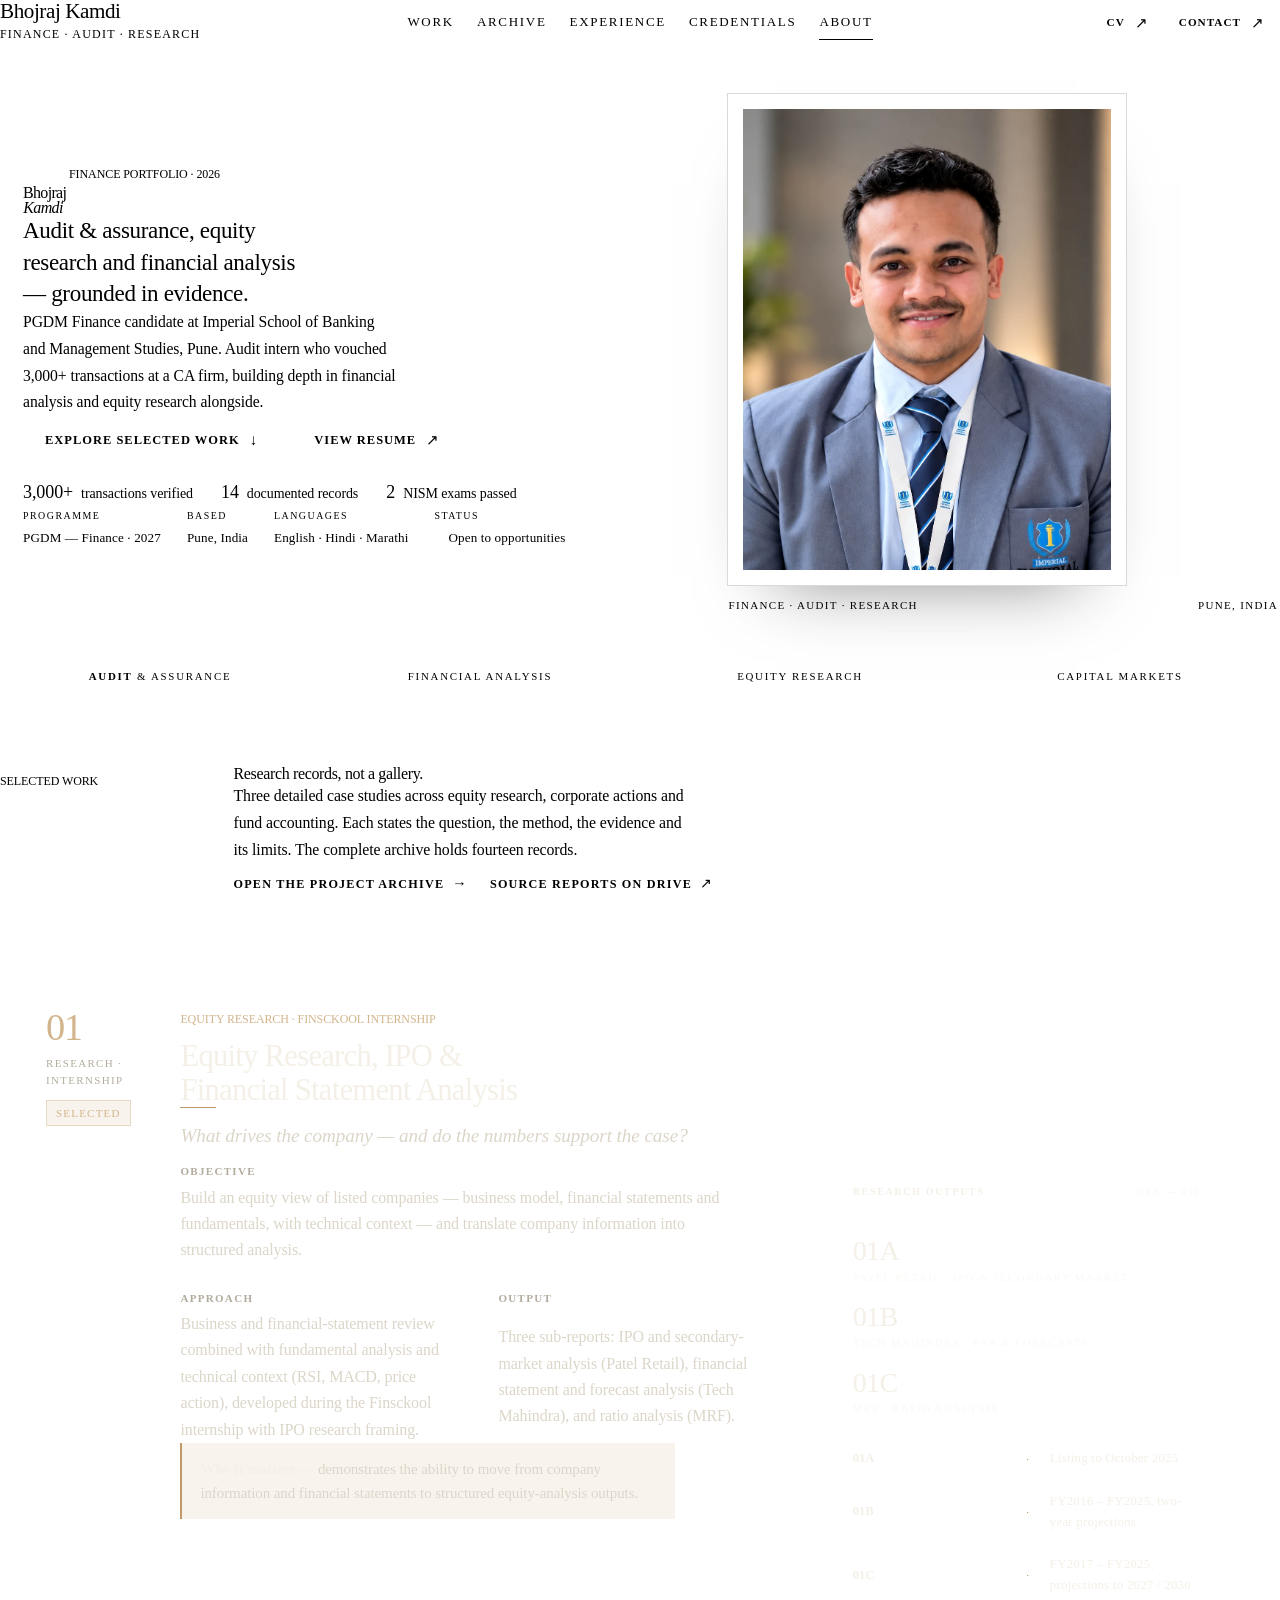
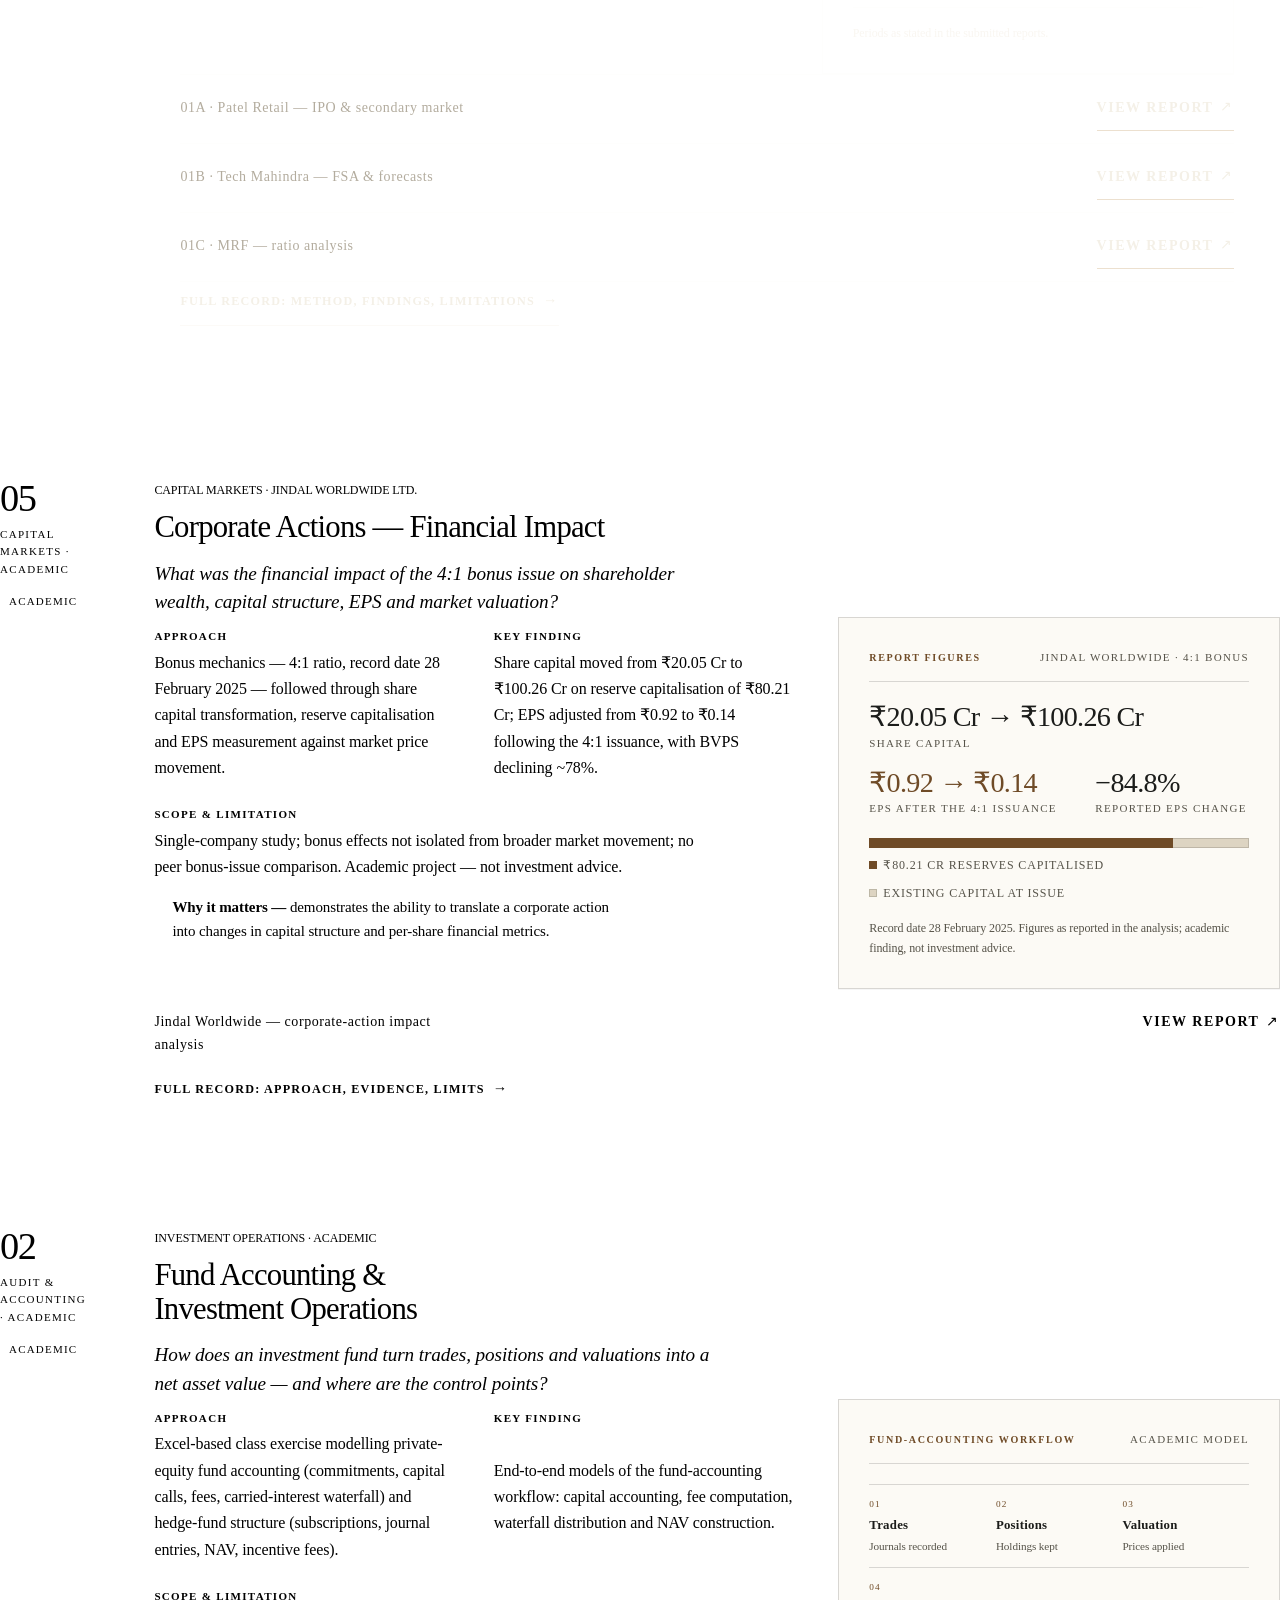
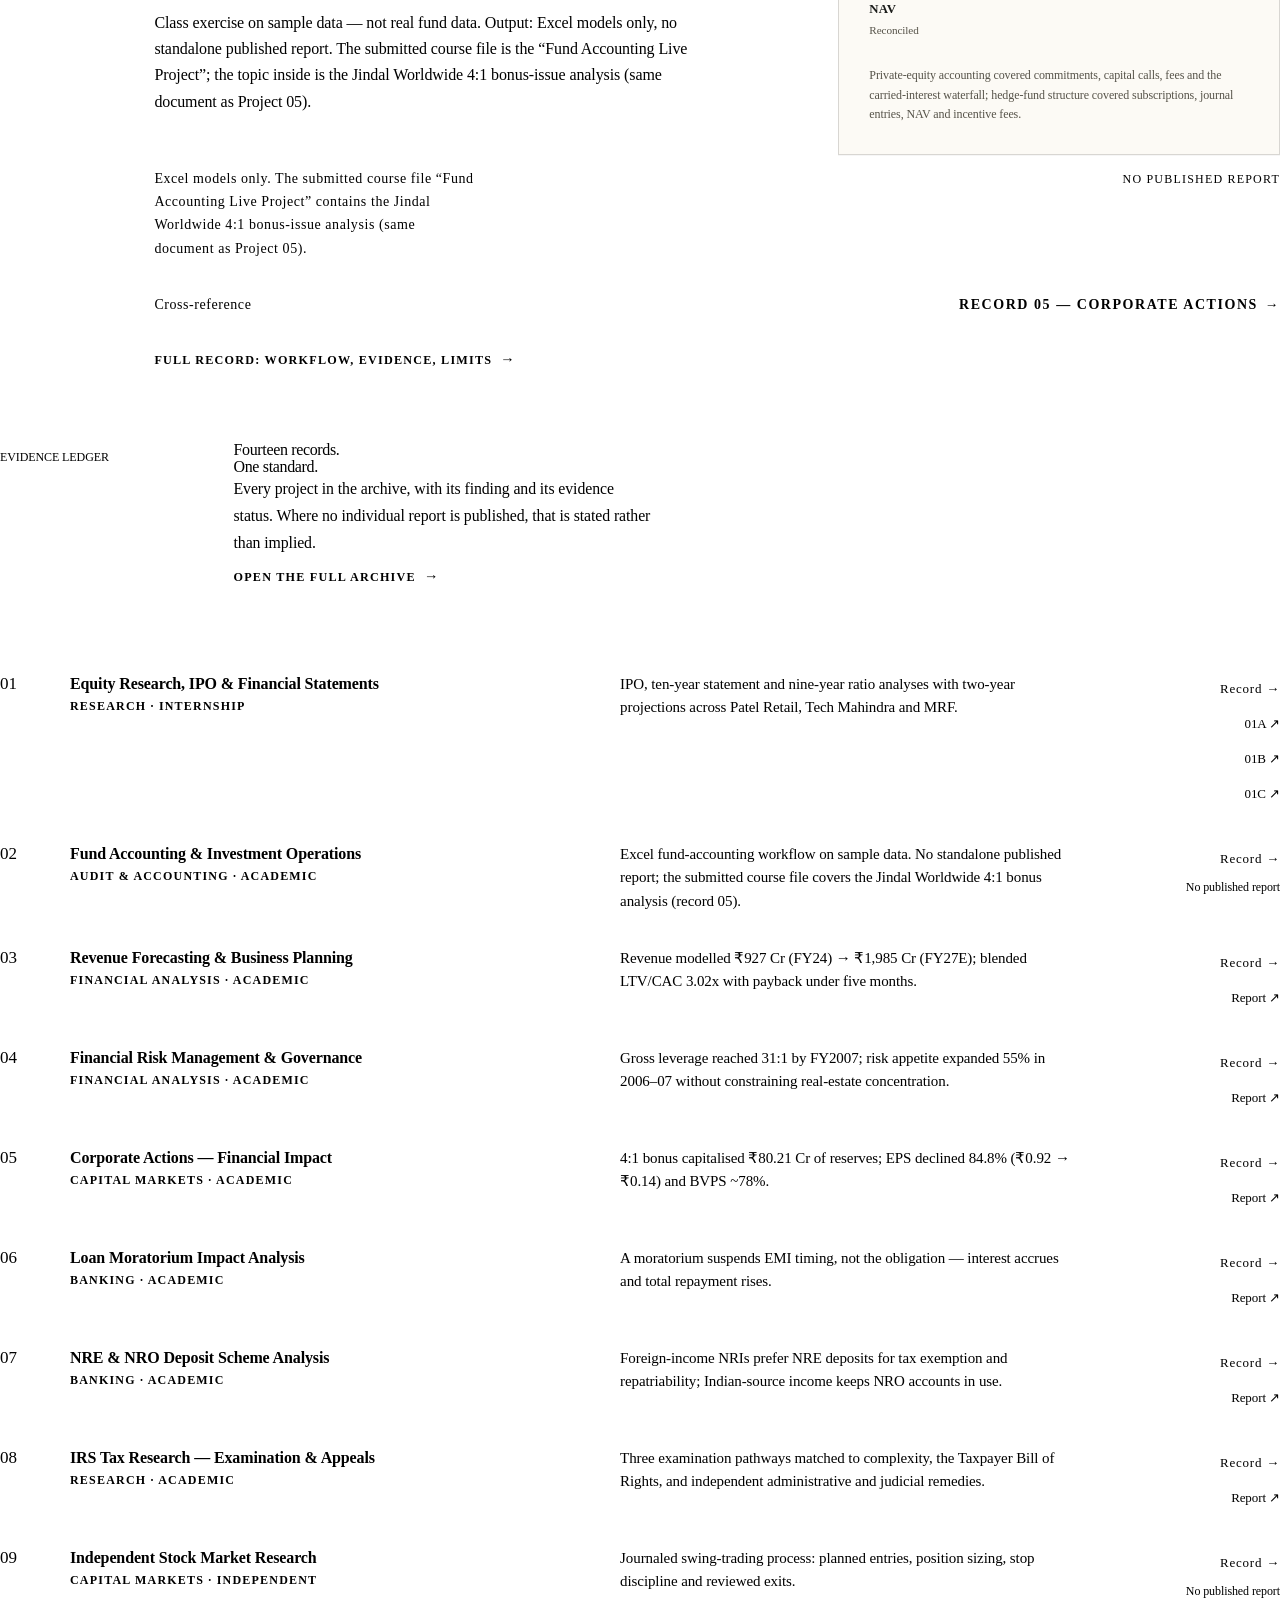
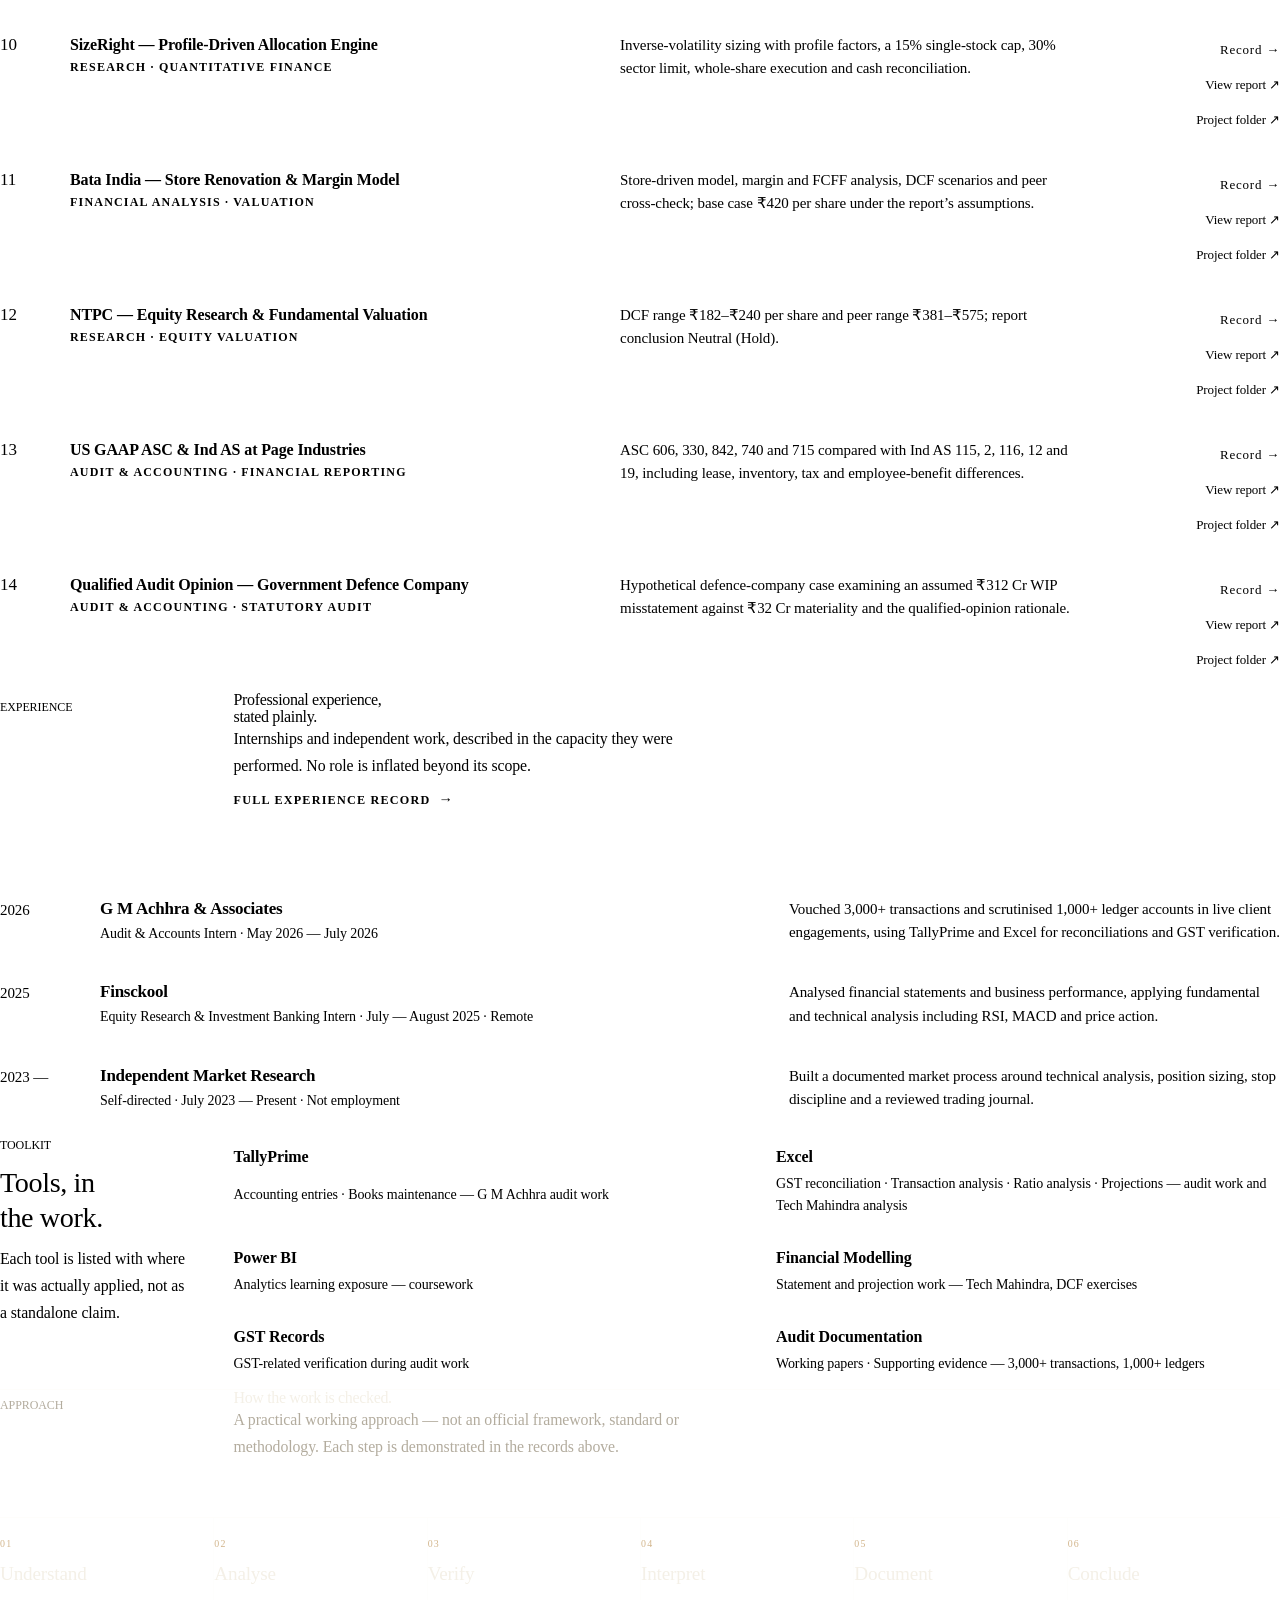
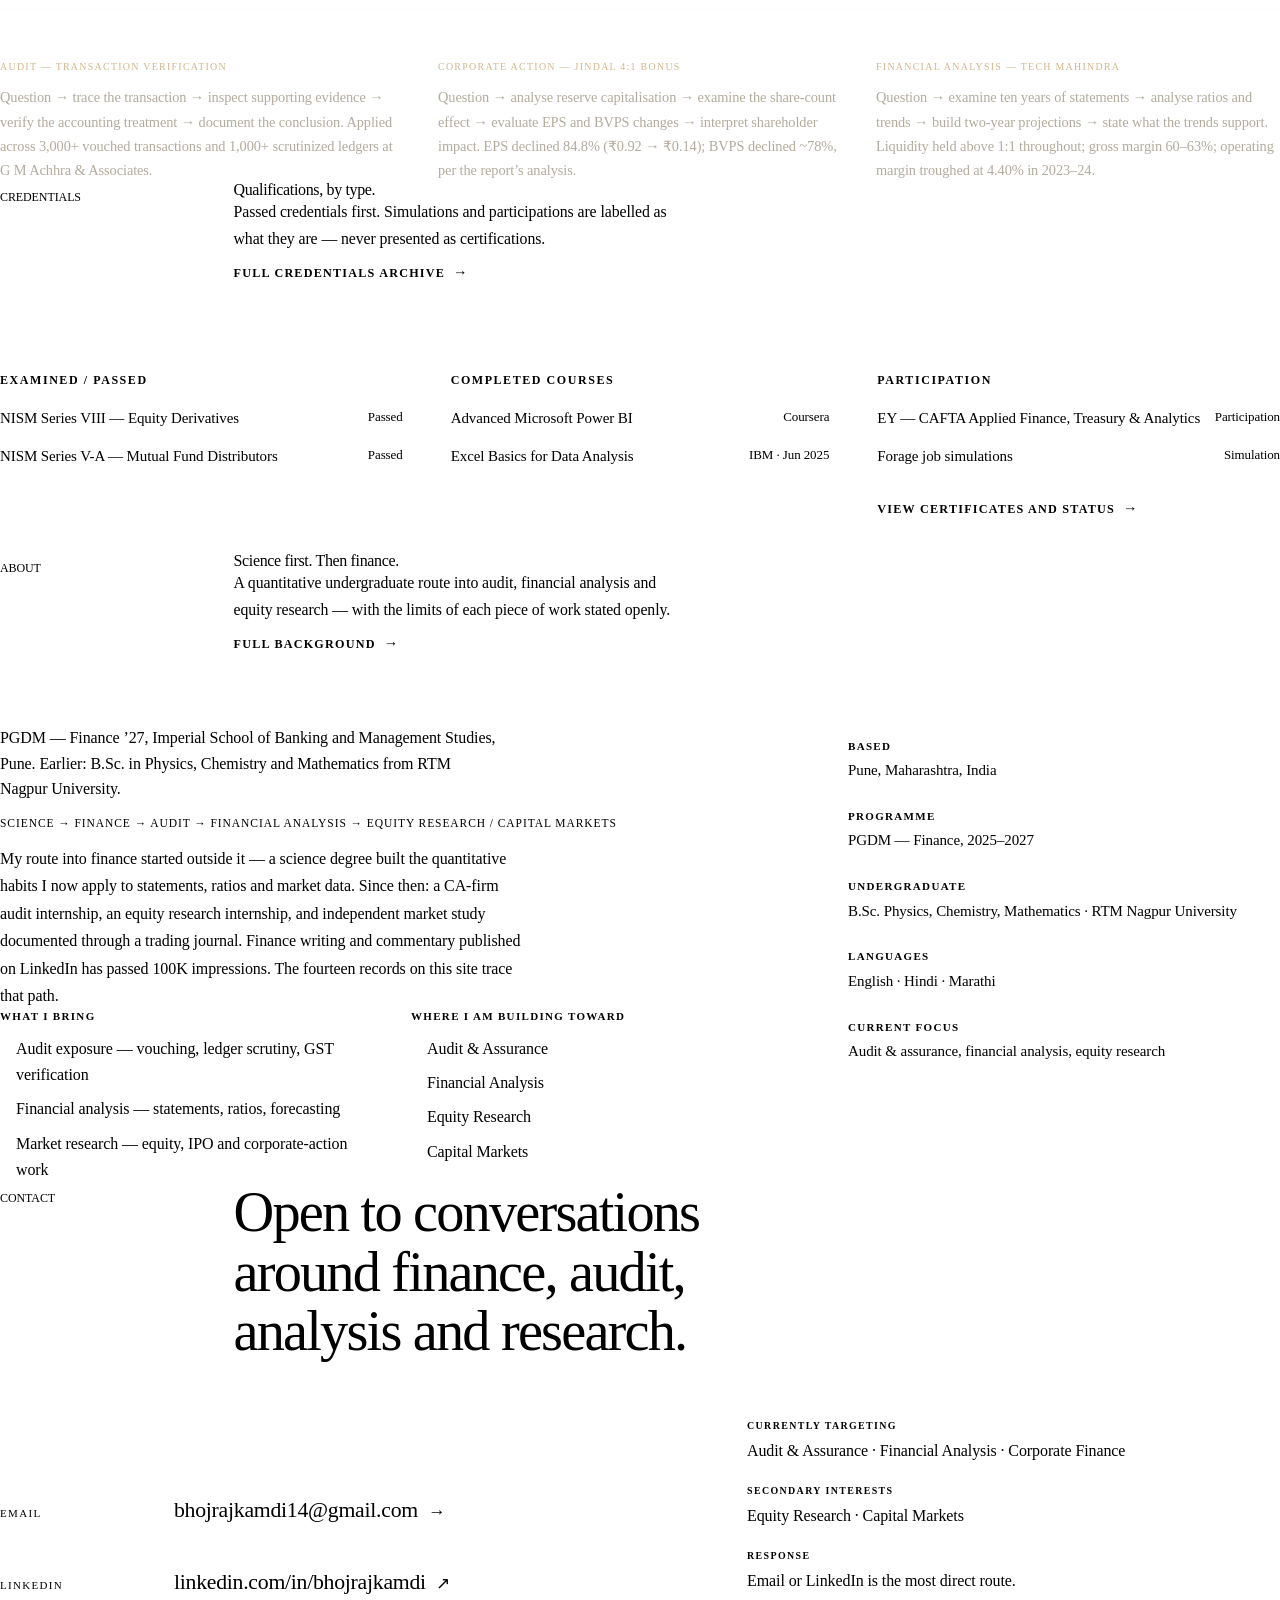
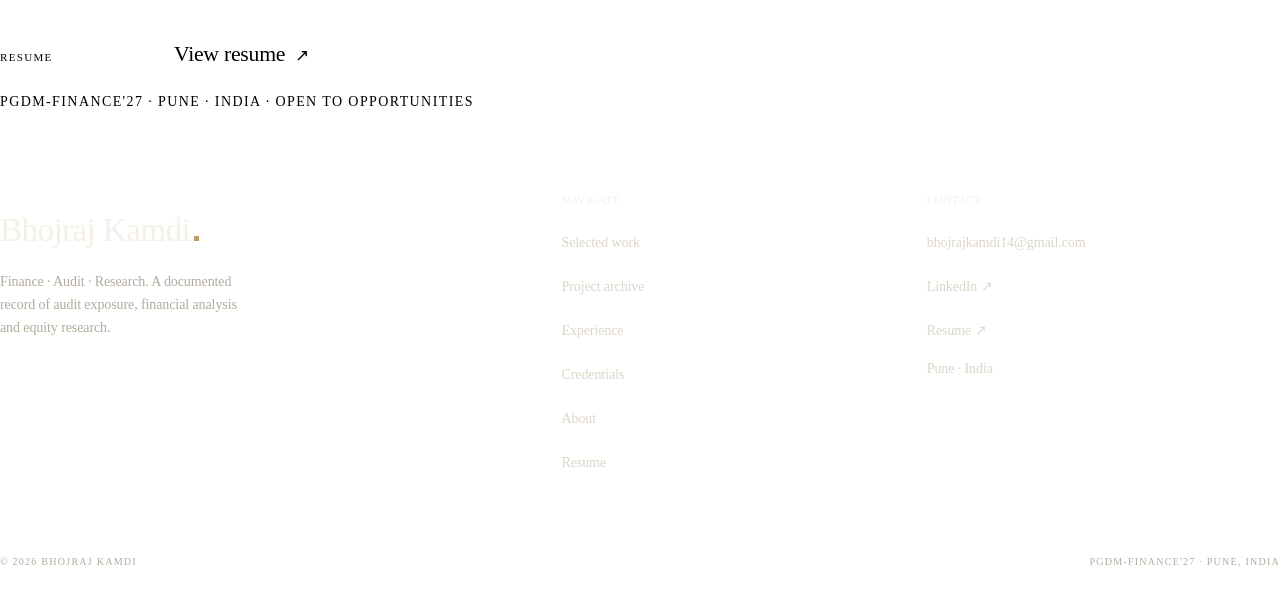
<file: baseline/index.html>
<!DOCTYPE html>
<html lang="en">
<head>
  <meta charset="UTF-8">
  <meta name="viewport" content="width=device-width, initial-scale=1.0">
  <title>Bhojraj Kamdi — Finance, Audit &amp; Research</title>
  <meta name="description" content="Bhojraj Kamdi — PGDM Finance '27, Pune. Audit internship, equity research, financial analysis and fourteen documented projects across audit, valuation, banking and capital markets.">
  <link rel="canonical" href="https://bhojrajkamdi-1473.github.io/portfolio/">
  <meta property="og:title" content="Bhojraj Kamdi — Finance, Audit &amp; Research">
  <meta property="og:description" content="PGDM Finance '27. Statutory audit exposure, financial analysis and equity research — fourteen documented projects with evidence and stated limits.">
  <meta property="og:type" content="website">
  <meta property="og:url" content="https://bhojrajkamdi-1473.github.io/portfolio/">
  <meta property="og:image" content="https://bhojrajkamdi-1473.github.io/portfolio/assets/og-bhojraj-kamdi.jpg">
  <meta property="og:image:width" content="1200">
  <meta property="og:image:height" content="630">
  <meta property="og:image:alt" content="Bhojraj Kamdi — finance, audit and research portfolio cover.">
  <meta name="twitter:card" content="summary_large_image">
  <meta name="twitter:title" content="Bhojraj Kamdi — Finance, Audit &amp; Research">
  <meta name="twitter:description" content="PGDM Finance '27. Audit, financial analysis and equity research — fourteen documented projects.">
  <meta name="twitter:image" content="https://bhojrajkamdi-1473.github.io/portfolio/assets/og-bhojraj-kamdi.jpg">
  <meta name="theme-color" content="#F8F5EE">
  <link rel="icon" type="image/svg+xml" href="assets/favicon.svg">
  <link rel="preconnect" href="https://fonts.googleapis.com">
  <link rel="preconnect" href="https://fonts.gstatic.com" crossorigin>
  <link href="https://fonts.googleapis.com/css2?family=Geist:wght@300..800&family=Newsreader:ital,opsz,wght@0,6..72,300..700;1,6..72,300..700&display=swap" rel="stylesheet">
  <link rel="stylesheet" href="assets/styles.css?v=7">
  <noscript><style>.rv{opacity:1 !important;transform:none !important;}.acc-panel,.lib-detail{grid-template-rows:1fr !important;}.rec-details > summary{display:none !important;}.rec-details-body{display:block !important;}</style></noscript>
  <script type="application/ld+json">
  {
    "@context": "https://schema.org",
    "@type": "Person",
    "name": "Bhojraj Kamdi",
    "url": "https://bhojrajkamdi-1473.github.io/portfolio/",
    "image": "https://bhojrajkamdi-1473.github.io/portfolio/assets/bhojraj-kamdi.jpg",
    "description": "PGDM Finance '27 — audit and accounts internship, equity research internship, independent market study, fourteen documented research projects.",
    "sameAs": ["https://www.linkedin.com/in/bhojrajkamdi"],
    "alumniOf": { "@type": "CollegeOrUniversity", "name": "RTM Nagpur University" },
    "affiliation": { "@type": "CollegeOrUniversity", "name": "Imperial School of Banking and Management Studies, Pune" }
  }
  </script>
</head>
<body>
  <a class="skip-link" href="#main">Skip to content</a>

  <header class="masthead" id="topbar">
    <div class="masthead-inner">
      <a class="wordmark" href="index.html">
        <span class="wordmark-name">Bhojraj Kamdi</span>
        <span class="wordmark-meta">Finance · Audit · Research</span>
      </a>
      <nav class="nav" aria-label="Primary">
        <ul>
          <li><a href="#work">Work</a></li>
          <li><a href="projects.html">Archive</a></li>
          <li><a href="#experience">Experience</a></li>
          <li><a href="#credentials">Credentials</a></li>
          <li><a href="#about">About</a></li>
        </ul>
      </nav>
      <div class="masthead-actions">
        <a class="btn btn--quiet btn--sm" href="https://docs.google.com/document/d/1BFeB2oi3oYkQRqjwEmUpC3M__p_ACSpZ/edit" target="_blank" rel="noopener noreferrer">CV <span class="arrow">↗</span></a>
        <a class="btn btn--solid btn--sm" href="#contact">Contact <span class="arrow">↗</span></a>
      </div>
      <button class="menu-btn" id="navToggle" aria-expanded="false" aria-label="Open menu" aria-controls="mobileMenu">
        Menu
        <span class="menu-icon" aria-hidden="true"><i></i><i></i></span>
      </button>
    </div>
  </header>

  <div class="menu-panel" id="mobileMenu">
    <nav aria-label="Mobile">
      <a href="#work">Work</a>
      <a href="projects.html">Archive</a>
      <a href="#experience">Experience</a>
      <a href="#credentials">Credentials</a>
      <a href="#about">About</a>
      <a href="#contact">Contact</a>
      <a href="https://docs.google.com/document/d/1BFeB2oi3oYkQRqjwEmUpC3M__p_ACSpZ/edit" target="_blank" rel="noopener noreferrer">Resume ↗</a>
    </nav>
    <div class="menu-foot">
      <a href="https://www.linkedin.com/in/bhojrajkamdi" target="_blank" rel="noopener noreferrer">LinkedIn ↗</a>
      <a href="mailto:bhojrajkamdi14@gmail.com">Email</a>
      <span>Pune, India</span>
    </div>
  </div>

  <main id="main" tabindex="-1">
    <!-- HERO / IDENTITY -->
    <section class="hero" aria-labelledby="hero-name">
      <div class="container">
        <div class="hero-inner">
          <div class="hero-copy">
            <p class="eyebrow anim">Finance portfolio · 2026</p>
            <h1 class="display anim" id="hero-name">
              <span class="display-line">Bhojraj</span>
              <span class="display-line display-line--accent">Kamdi</span>
            </h1>
            <p class="hero-role anim anim-2">Audit &amp; assurance, <span>equity research</span> and financial analysis — grounded in evidence.</p>
            <p class="hero-lede anim anim-2">PGDM Finance candidate at Imperial School of Banking and Management Studies, Pune. Audit intern who vouched 3,000+ transactions at a CA firm, building depth in financial analysis and equity research alongside.</p>
            <div class="hero-actions anim anim-4">
              <a class="btn btn--solid" href="#work">Explore selected work <span class="arrow">↓</span></a>
              <a class="btn btn--line" href="https://docs.google.com/document/d/1BFeB2oi3oYkQRqjwEmUpC3M__p_ACSpZ/edit" target="_blank" rel="noopener noreferrer">View resume <span class="arrow">↗</span></a>
            </div>
            <ul class="hero-proof anim anim-4" aria-label="Evidence at a glance">
              <li><b class="tnum">3,000+</b>transactions verified</li>
              <li><b class="tnum">14</b>documented records</li>
              <li><b class="tnum">2</b>NISM exams passed</li>
            </ul>
            <div class="hero-meta anim anim-5">
              <div><span class="k">Programme</span><span class="v">PGDM — Finance · 2027</span></div>
              <div><span class="k">Based</span><span class="v">Pune, India</span></div>
              <div><span class="k">Languages</span><span class="v">English · Hindi · Marathi</span></div>
              <div><span class="k">Status</span><span class="v hero-avail">Open to opportunities</span></div>
            </div>
          </div>

          <div class="hero-media anim anim-3">
            <div class="portrait-frame">
              <img class="portrait-img" src="assets/bhojraj-kamdi.webp" alt="Portrait of Bhojraj Kamdi" width="1003" height="1254" fetchpriority="high" decoding="async">
            </div>
            <p class="portrait-caption"><span>Finance · Audit · Research</span><span>Pune, India</span></p>
          </div>
        </div>

        <div class="disciplines" aria-label="Professional areas">
          <span><b>Audit</b> &amp; Assurance</span>
          <span>Financial Analysis</span>
          <span>Equity Research</span>
          <span>Capital Markets</span>
        </div>
      </div>
    </section>

    <!-- SELECTED WORK -->
    <section class="section" id="work" aria-labelledby="work-title">
      <div class="container">
        <div class="sec-head rv">
          <p class="sec-label">Selected work</p>
          <div>
            <h2 class="sec-title sec-title--wide" id="work-title">Research records, not a gallery.</h2>
            <p class="sec-lead">Three detailed case studies across equity research, corporate actions and fund accounting. Each states the question, the method, the evidence and its limits. The complete archive holds fourteen records.</p>
            <div class="sec-aside">
              <a class="link-arrow" href="projects.html">Open the project archive <span class="arrow">→</span></a>
              <a class="link-arrow" href="https://drive.google.com/drive/u/0/folders/1Y1Z8Ju0RZBIP8k7EP5gQH0271rra957-" target="_blank" rel="noopener noreferrer">Source reports on Drive <span class="arrow">↗</span></a>
            </div>
          </div>
        </div>

        <!-- 01 -->
        <article class="record record--dark home-case rv" id="case-01">
          <div class="record-rail">
            <span class="record-no">01</span>
            <span class="record-cat">Research · Internship</span>
            <span class="pill pill--gold">Selected</span>
          </div>
          <div class="record-body">
            <p class="record-kicker">Equity Research · Finsckool Internship</p>
            <h3 class="record-title">Equity Research, IPO &amp; Financial Statement Analysis</h3>
            <p class="record-question">What drives the company — and do the numbers support the case?</p>

            <div class="record-grid">
              <div>
                <div class="record-fields">
                  <div class="field field--wide">
                    <b>Objective</b>
                    <span>Build an equity view of listed companies — business model, financial statements and fundamentals, with technical context — and translate company information into structured analysis.</span>
                  </div>
                  <div class="field">
                    <b>Approach</b>
                    <span>Business and financial-statement review combined with fundamental analysis and technical context (RSI, MACD, price action), developed during the Finsckool internship with IPO research framing.</span>
                  </div>
                  <div class="field">
                    <b>Output</b>
                    <span>Three sub-reports: IPO and secondary-market analysis (Patel Retail), financial statement and forecast analysis (Tech Mahindra), and ratio analysis (MRF).</span>
                  </div>
                </div>
                <div class="note"><b>Why it matters —</b> demonstrates the ability to move from company information and financial statements to structured equity-analysis outputs.</div>
              </div>

              <div class="plate">
                <div class="plate-head"><b>Research outputs</b><span>01A — 01C</span></div>
                <div class="plate-figures">
                  <div class="fig"><b>01A</b><span>Patel Retail · IPO &amp; secondary market</span></div>
                  <div class="fig"><b>01B</b><span>Tech Mahindra · FSA &amp; forecasts</span></div>
                  <div class="fig"><b>01C</b><span>MRF · Ratio analysis</span></div>
                </div>
                <div class="matrix">
                  <div class="matrix-row"><b>01A</b><span class="mid">·</span><span>Listing to October 2025</span></div>
                  <div class="matrix-row"><b>01B</b><span class="mid">·</span><span>FY2016 – FY2025, two-year projections</span></div>
                  <div class="matrix-row"><b>01C</b><span class="mid">·</span><span>FY2017 – FY2025, projections to 2027 / 2030</span></div>
                </div>
                <p class="plate-foot">Periods as stated in the submitted reports.</p>
              </div>
            </div>

            <div class="report-links">
              <div class="report-row">
                <span class="report-cap">01A · Patel Retail — IPO &amp; secondary market</span>
                <a class="report-link" href="https://drive.google.com/file/d/1pGAY4Vr_cwJC33Z5CAIImhbXU2Av9RaV/view?usp=drive_link" target="_blank" rel="noopener noreferrer">View report <span class="arrow">↗</span></a>
              </div>
              <div class="report-row">
                <span class="report-cap">01B · Tech Mahindra — FSA &amp; forecasts</span>
                <a class="report-link" href="https://drive.google.com/file/d/13X6SglaG91yu_porTelERwR6Js7KmhCo/view?usp=drive_link" target="_blank" rel="noopener noreferrer">View report <span class="arrow">↗</span></a>
              </div>
              <div class="report-row">
                <span class="report-cap">01C · MRF — ratio analysis</span>
                <a class="report-link" href="https://docs.google.com/document/d/1b0azJOrUWnRysQ4T6offfiIfnlYEiOCq/edit?usp=drive_link&amp;ouid=113586569177191721533&amp;rtpof=true&amp;sd=true" target="_blank" rel="noopener noreferrer">View report <span class="arrow">↗</span></a>
              </div>
            </div>

            <p class="mt-4"><a class="link-arrow" href="projects.html#p01">Full record: method, findings, limitations <span class="arrow">→</span></a></p>
          </div>
        </article>

        <!-- 05 -->
        <article class="record home-case rv" id="case-05">
          <div class="record-rail">
            <span class="record-no">05</span>
            <span class="record-cat">Capital Markets · Academic</span>
            <span class="pill">Academic</span>
          </div>
          <div class="record-body">
            <p class="record-kicker">Capital Markets · Jindal Worldwide Ltd.</p>
            <h3 class="record-title">Corporate Actions — Financial Impact</h3>
            <p class="record-question">What was the financial impact of the 4:1 bonus issue on shareholder wealth, capital structure, EPS and market valuation?</p>

            <div class="record-grid">
              <div>
                <div class="record-fields">
                  <div class="field">
                    <b>Approach</b>
                    <span>Bonus mechanics — 4:1 ratio, record date 28 February 2025 — followed through share capital transformation, reserve capitalisation and EPS measurement against market price movement.</span>
                  </div>
                  <div class="field">
                    <b>Key finding</b>
                    <span>Share capital moved from ₹20.05 Cr to ₹100.26 Cr on reserve capitalisation of ₹80.21 Cr; EPS adjusted from ₹0.92 to ₹0.14 following the 4:1 issuance, with BVPS declining ~78%.</span>
                  </div>
                  <div class="field field--wide">
                    <b>Scope &amp; limitation</b>
                    <span>Single-company study; bonus effects not isolated from broader market movement; no peer bonus-issue comparison. Academic project — not investment advice.</span>
                  </div>
                </div>
                <div class="note"><b>Why it matters —</b> demonstrates the ability to translate a corporate action into changes in capital structure and per-share financial metrics.</div>
              </div>

              <div class="plate plate--light">
                <div class="plate-head"><b>Report figures</b><span>Jindal Worldwide · 4:1 bonus</span></div>
                <div class="plate-figures">
                  <div class="fig"><b>₹20.05 Cr → ₹100.26 Cr</b><span>Share capital</span></div>
                  <div class="fig fig--accent"><b>₹0.92 → ₹0.14</b><span>EPS after the 4:1 issuance</span></div>
                  <div class="fig"><b>−84.8%</b><span>Reported EPS change</span></div>
                </div>
                <div class="bar">
                  <div class="bar-track"><span class="bar-fill" style="--w:80%"></span></div>
                  <div class="bar-legend"><span><i></i>₹80.21 Cr reserves capitalised</span><span><i class="muted"></i>Existing capital at issue</span></div>
                </div>
                <p class="plate-foot">Record date 28 February 2025. Figures as reported in the analysis; academic finding, not investment advice.</p>
              </div>
            </div>

            <div class="report-links">
              <div class="report-row">
                <span class="report-cap">Jindal Worldwide — corporate-action impact analysis</span>
                <a class="report-link" href="https://docs.google.com/document/d/1-ST0W2-EolFUOAw8sI0Gc8BhKvERcQRi/edit?usp=drive_link&amp;ouid=113586569177191721533&amp;rtpof=true&amp;sd=true" target="_blank" rel="noopener noreferrer">View report <span class="arrow">↗</span></a>
              </div>
            </div>

            <p class="mt-4"><a class="link-arrow" href="projects.html#p05">Full record: approach, evidence, limits <span class="arrow">→</span></a></p>
          </div>
        </article>

        <!-- 02 -->
        <article class="record home-case record--last rv" id="case-02">
          <div class="record-rail">
            <span class="record-no">02</span>
            <span class="record-cat">Audit &amp; Accounting · Academic</span>
            <span class="pill">Academic</span>
          </div>
          <div class="record-body">
            <p class="record-kicker">Investment Operations · Academic</p>
            <h3 class="record-title">Fund Accounting &amp; Investment Operations</h3>
            <p class="record-question">How does an investment fund turn trades, positions and valuations into a net asset value — and where are the control points?</p>

            <div class="record-grid">
              <div>
                <div class="record-fields">
                  <div class="field">
                    <b>Approach</b>
                    <span>Excel-based class exercise modelling private-equity fund accounting (commitments, capital calls, fees, carried-interest waterfall) and hedge-fund structure (subscriptions, journal entries, NAV, incentive fees).</span>
                  </div>
                  <div class="field">
                    <b>Key finding</b>
                    <span>End-to-end models of the fund-accounting workflow: capital accounting, fee computation, waterfall distribution and NAV construction.</span>
                  </div>
                  <div class="field field--wide">
                    <b>Scope &amp; limitation</b>
                    <span>Class exercise on sample data — not real fund data. Output: Excel models only, no standalone published report. The submitted course file is the “Fund Accounting Live Project”; the topic inside is the Jindal Worldwide 4:1 bonus-issue analysis (same document as Project 05).</span>
                  </div>
                </div>
              </div>

              <div class="plate plate--light">
                <div class="plate-head"><b>Fund-accounting workflow</b><span>Academic model</span></div>
                <div class="steps">
                  <div class="step"><i>01</i><b>Trades</b><span>Journals recorded</span></div>
                  <div class="step"><i>02</i><b>Positions</b><span>Holdings kept</span></div>
                  <div class="step"><i>03</i><b>Valuation</b><span>Prices applied</span></div>
                  <div class="step"><i>04</i><b>NAV</b><span>Reconciled</span></div>
                </div>
                <p class="plate-foot">Private-equity accounting covered commitments, capital calls, fees and the carried-interest waterfall; hedge-fund structure covered subscriptions, journal entries, NAV and incentive fees.</p>
              </div>
            </div>

            <div class="report-links">
              <div class="report-row">
                <span class="report-cap">Excel models only. The submitted course file “Fund Accounting Live Project” contains the Jindal Worldwide 4:1 bonus-issue analysis (same document as Project 05).</span>
                <span class="report-pending">No published report</span>
              </div>
              <div class="report-row">
                <span class="report-cap">Cross-reference</span>
                <a class="report-link" href="projects.html#p05">Record 05 — Corporate Actions <span class="arrow">→</span></a>
              </div>
            </div>

            <p class="mt-4"><a class="link-arrow" href="projects.html#p02">Full record: workflow, evidence, limits <span class="arrow">→</span></a></p>
          </div>
        </article>
      </div>
    </section>

    <!-- EVIDENCE LEDGER -->
    <section class="section section--stone" id="archive" aria-labelledby="ledger-title">
      <div class="container">
        <div class="sec-head rv">
          <p class="sec-label">Evidence ledger</p>
          <div>
            <h2 class="sec-title" id="ledger-title">Fourteen records. One standard.</h2>
            <p class="sec-lead">Every project in the archive, with its finding and its evidence status. Where no individual report is published, that is stated rather than implied.</p>
            <div class="sec-aside"><a class="link-arrow" href="projects.html">Open the full archive <span class="arrow">→</span></a></div>
          </div>
        </div>

        <div class="evidence-ledger rv">
          <article class="ev-row">
            <span class="ev-no">01</span>
            <h3 class="ev-name">Equity Research, IPO &amp; Financial Statements<span class="ev-cat">Research · Internship</span></h3>
            <p class="ev-finding">IPO, ten-year statement and nine-year ratio analyses with two-year projections across Patel Retail, Tech Mahindra and MRF.</p>
            <div class="ev-actions">
              <a class="ev-detail" href="projects.html#p01">Record →</a>
              <a class="ev-report" href="https://drive.google.com/file/d/1pGAY4Vr_cwJC33Z5CAIImhbXU2Av9RaV/view?usp=drive_link" target="_blank" rel="noopener noreferrer">01A ↗</a>
              <a class="ev-report" href="https://drive.google.com/file/d/13X6SglaG91yu_porTelERwR6Js7KmhCo/view?usp=drive_link" target="_blank" rel="noopener noreferrer">01B ↗</a>
              <a class="ev-report" href="https://docs.google.com/document/d/1b0azJOrUWnRysQ4T6offfiIfnlYEiOCq/edit?usp=drive_link&amp;ouid=113586569177191721533&amp;rtpof=true&amp;sd=true" target="_blank" rel="noopener noreferrer">01C ↗</a>
            </div>
          </article>

          <article class="ev-row">
            <span class="ev-no">02</span>
            <h3 class="ev-name">Fund Accounting &amp; Investment Operations<span class="ev-cat">Audit &amp; Accounting · Academic</span></h3>
            <p class="ev-finding">Excel fund-accounting workflow on sample data. No standalone published report; the submitted course file covers the Jindal Worldwide 4:1 bonus analysis (record 05).</p>
            <div class="ev-actions">
              <a class="ev-detail" href="projects.html#p02">Record →</a>
              <span class="ev-status">No published report</span>
            </div>
          </article>

          <article class="ev-row">
            <span class="ev-no">03</span>
            <h3 class="ev-name">Revenue Forecasting &amp; Business Planning<span class="ev-cat">Financial Analysis · Academic</span></h3>
            <p class="ev-finding">Revenue modelled ₹927 Cr (FY24) → ₹1,985 Cr (FY27E); blended LTV/CAC 3.02x with payback under five months.</p>
            <div class="ev-actions">
              <a class="ev-detail" href="projects.html#p03">Record →</a>
              <a class="ev-report" href="https://docs.google.com/document/d/15KwRoxBXu1gl8Ad9i0O74e_oHOddEKci/edit?usp=drive_link&amp;ouid=113586569177191721533&amp;rtpof=true&amp;sd=true" target="_blank" rel="noopener noreferrer">Report ↗</a>
            </div>
          </article>

          <article class="ev-row">
            <span class="ev-no">04</span>
            <h3 class="ev-name">Financial Risk Management &amp; Governance<span class="ev-cat">Financial Analysis · Academic</span></h3>
            <p class="ev-finding">Gross leverage reached 31:1 by FY2007; risk appetite expanded 55% in 2006–07 without constraining real-estate concentration.</p>
            <div class="ev-actions">
              <a class="ev-detail" href="projects.html#p04">Record →</a>
              <a class="ev-report" href="https://drive.google.com/file/d/1yhWyuGiuQRcqxmyDaGqeDLzm3GDpXk3U/view?usp=drive_link" target="_blank" rel="noopener noreferrer">Report ↗</a>
            </div>
          </article>

          <article class="ev-row">
            <span class="ev-no">05</span>
            <h3 class="ev-name">Corporate Actions — Financial Impact<span class="ev-cat">Capital Markets · Academic</span></h3>
            <p class="ev-finding">4:1 bonus capitalised ₹80.21 Cr of reserves; EPS declined 84.8% (₹0.92 → ₹0.14) and BVPS ~78%.</p>
            <div class="ev-actions">
              <a class="ev-detail" href="projects.html#p05">Record →</a>
              <a class="ev-report" href="https://docs.google.com/document/d/1-ST0W2-EolFUOAw8sI0Gc8BhKvERcQRi/edit?usp=drive_link&amp;ouid=113586569177191721533&amp;rtpof=true&amp;sd=true" target="_blank" rel="noopener noreferrer">Report ↗</a>
            </div>
          </article>

          <article class="ev-row">
            <span class="ev-no">06</span>
            <h3 class="ev-name">Loan Moratorium Impact Analysis<span class="ev-cat">Banking · Academic</span></h3>
            <p class="ev-finding">A moratorium suspends EMI timing, not the obligation — interest accrues and total repayment rises.</p>
            <div class="ev-actions">
              <a class="ev-detail" href="projects.html#p06">Record →</a>
              <a class="ev-report" href="https://drive.google.com/file/d/1MO-MuSvUr_hlUCkLot7nx0WQ8BYkMjTd/view?usp=drive_link" target="_blank" rel="noopener noreferrer">Report ↗</a>
            </div>
          </article>

          <article class="ev-row">
            <span class="ev-no">07</span>
            <h3 class="ev-name">NRE &amp; NRO Deposit Scheme Analysis<span class="ev-cat">Banking · Academic</span></h3>
            <p class="ev-finding">Foreign-income NRIs prefer NRE deposits for tax exemption and repatriability; Indian-source income keeps NRO accounts in use.</p>
            <div class="ev-actions">
              <a class="ev-detail" href="projects.html#p07">Record →</a>
              <a class="ev-report" href="https://drive.google.com/file/d/1lDHJDYOQM1cuGc7sDE9fE-yhjT6owPne/view?usp=drive_link" target="_blank" rel="noopener noreferrer">Report ↗</a>
            </div>
          </article>

          <article class="ev-row">
            <span class="ev-no">08</span>
            <h3 class="ev-name">IRS Tax Research — Examination &amp; Appeals<span class="ev-cat">Research · Academic</span></h3>
            <p class="ev-finding">Three examination pathways matched to complexity, the Taxpayer Bill of Rights, and independent administrative and judicial remedies.</p>
            <div class="ev-actions">
              <a class="ev-detail" href="projects.html#p08">Record →</a>
              <a class="ev-report" href="https://drive.google.com/file/d/1vf_yJVM22RVhXzhebZaosspNmHFi_OS4/view?usp=sharing" target="_blank" rel="noopener noreferrer">Report ↗</a>
            </div>
          </article>

          <article class="ev-row">
            <span class="ev-no">09</span>
            <h3 class="ev-name">Independent Stock Market Research<span class="ev-cat">Capital Markets · Independent</span></h3>
            <p class="ev-finding">Journaled swing-trading process: planned entries, position sizing, stop discipline and reviewed exits.</p>
            <div class="ev-actions">
              <a class="ev-detail" href="projects.html#p09">Record →</a>
              <span class="ev-status">No published report</span>
            </div>
          </article>

          <article class="ev-row">
            <span class="ev-no">10</span>
            <h3 class="ev-name">SizeRight — Profile-Driven Allocation Engine<span class="ev-cat">Research · Quantitative Finance</span></h3>
            <p class="ev-finding">Inverse-volatility sizing with profile factors, a 15% single-stock cap, 30% sector limit, whole-share execution and cash reconciliation.</p>
            <div class="ev-actions">
              <a class="ev-detail" href="projects.html#p10">Record →</a>
              <a class="ev-report" href="https://docs.google.com/document/d/18jf2dV0_WyICSwVGcLA0dVei4VEEnBnk/edit?usp=drive_link" target="_blank" rel="noopener noreferrer">View report ↗</a>
              <a class="ev-report" href="https://drive.google.com/drive/u/0/folders/1Y1Z8Ju0RZBIP8k7EP5gQH0271rra957-" target="_blank" rel="noopener noreferrer">Project folder ↗</a>
            </div>
          </article>

          <article class="ev-row">
            <span class="ev-no">11</span>
            <h3 class="ev-name">Bata India — Store Renovation &amp; Margin Model<span class="ev-cat">Financial Analysis · Valuation</span></h3>
            <p class="ev-finding">Store-driven model, margin and FCFF analysis, DCF scenarios and peer cross-check; base case ₹420 per share under the report’s assumptions.</p>
            <div class="ev-actions">
              <a class="ev-detail" href="projects.html#p11">Record →</a>
              <a class="ev-report" href="https://docs.google.com/document/d/1Cy3-Fhz0zzeDlXy7143tufdGQLakAhRA/edit?usp=drive_link" target="_blank" rel="noopener noreferrer">View report ↗</a>
              <a class="ev-report" href="https://drive.google.com/drive/u/0/folders/1Y1Z8Ju0RZBIP8k7EP5gQH0271rra957-" target="_blank" rel="noopener noreferrer">Project folder ↗</a>
            </div>
          </article>

          <article class="ev-row">
            <span class="ev-no">12</span>
            <h3 class="ev-name">NTPC — Equity Research &amp; Fundamental Valuation<span class="ev-cat">Research · Equity Valuation</span></h3>
            <p class="ev-finding">DCF range ₹182–₹240 per share and peer range ₹381–₹575; report conclusion Neutral (Hold).</p>
            <div class="ev-actions">
              <a class="ev-detail" href="projects.html#p12">Record →</a>
              <a class="ev-report" href="https://docs.google.com/document/d/1UMdpb7_7EZrPmKCcKV2yx-humW3T3s7X/edit?usp=drive_link" target="_blank" rel="noopener noreferrer">View report ↗</a>
              <a class="ev-report" href="https://drive.google.com/drive/u/0/folders/1Y1Z8Ju0RZBIP8k7EP5gQH0271rra957-" target="_blank" rel="noopener noreferrer">Project folder ↗</a>
            </div>
          </article>

          <article class="ev-row">
            <span class="ev-no">13</span>
            <h3 class="ev-name">US GAAP ASC &amp; Ind AS at Page Industries<span class="ev-cat">Audit &amp; Accounting · Financial Reporting</span></h3>
            <p class="ev-finding">ASC 606, 330, 842, 740 and 715 compared with Ind AS 115, 2, 116, 12 and 19, including lease, inventory, tax and employee-benefit differences.</p>
            <div class="ev-actions">
              <a class="ev-detail" href="projects.html#p13">Record →</a>
              <a class="ev-report" href="https://docs.google.com/document/d/15_LNEUVA29AoEoxq4TP8MniRWhcfPKY-/edit?usp=drive_link" target="_blank" rel="noopener noreferrer">View report ↗</a>
              <a class="ev-report" href="https://drive.google.com/drive/u/0/folders/1Y1Z8Ju0RZBIP8k7EP5gQH0271rra957-" target="_blank" rel="noopener noreferrer">Project folder ↗</a>
            </div>
          </article>

          <article class="ev-row">
            <span class="ev-no">14</span>
            <h3 class="ev-name">Qualified Audit Opinion — Government Defence Company<span class="ev-cat">Audit &amp; Accounting · Statutory Audit</span></h3>
            <p class="ev-finding">Hypothetical defence-company case examining an assumed ₹312 Cr WIP misstatement against ₹32 Cr materiality and the qualified-opinion rationale.</p>
            <div class="ev-actions">
              <a class="ev-detail" href="projects.html#p14">Record →</a>
              <a class="ev-report" href="https://docs.google.com/document/d/1vTkkLlFDqeDfH6Cy1lQAf2Il08225ZnY/edit?usp=drive_link" target="_blank" rel="noopener noreferrer">View report ↗</a>
              <a class="ev-report" href="https://drive.google.com/drive/u/0/folders/1Y1Z8Ju0RZBIP8k7EP5gQH0271rra957-" target="_blank" rel="noopener noreferrer">Project folder ↗</a>
            </div>
          </article>
        </div>
      </div>
    </section>

    <!-- EXPERIENCE -->
    <section class="section" id="experience" aria-labelledby="exp-title">
      <div class="container">
        <div class="sec-head rv">
          <p class="sec-label">Experience</p>
          <div>
            <h2 class="sec-title" id="exp-title">Professional experience, stated plainly.</h2>
            <p class="sec-lead">Internships and independent work, described in the capacity they were performed. No role is inflated beyond its scope.</p>
            <div class="sec-aside"><a class="link-arrow" href="experience.html">Full experience record <span class="arrow">→</span></a></div>
          </div>
        </div>

        <div class="exp-summary rv">
          <article class="exp-row">
            <span class="exp-year">2026</span>
            <div>
              <h3 class="exp-org">G M Achhra &amp; Associates</h3>
              <p class="exp-role">Audit &amp; Accounts Intern · May 2026 — July 2026</p>
            </div>
            <p class="exp-point">Vouched 3,000+ transactions and scrutinised 1,000+ ledger accounts in live client engagements, using TallyPrime and Excel for reconciliations and GST verification.</p>
          </article>
          <article class="exp-row">
            <span class="exp-year">2025</span>
            <div>
              <h3 class="exp-org">Finsckool</h3>
              <p class="exp-role">Equity Research &amp; Investment Banking Intern · July — August 2025 · Remote</p>
            </div>
            <p class="exp-point">Analysed financial statements and business performance, applying fundamental and technical analysis including RSI, MACD and price action.</p>
          </article>
          <article class="exp-row">
            <span class="exp-year">2023 —</span>
            <div>
              <h3 class="exp-org">Independent Market Research</h3>
              <p class="exp-role">Self-directed · July 2023 — Present · Not employment</p>
            </div>
            <p class="exp-point">Built a documented market process around technical analysis, position sizing, stop discipline and a reviewed trading journal.</p>
          </article>
        </div>

        <div class="toolkit rv mt-8">
          <div>
            <p class="sec-label">Toolkit</p>
            <h3 class="sec-title" style="font-size:clamp(1.5rem,2.2vw,2rem);margin-top:10px;">Tools, in the work.</h3>
            <p class="sec-lead" style="margin-top:10px;">Each tool is listed with where it was actually applied, not as a standalone claim.</p>
          </div>
          <div class="tool-list">
            <div class="tool-row"><b>TallyPrime</b><span>Accounting entries · Books maintenance — G M Achhra audit work</span></div>
            <div class="tool-row"><b>Excel</b><span>GST reconciliation · Transaction analysis · Ratio analysis · Projections — audit work and Tech Mahindra analysis</span></div>
            <div class="tool-row"><b>Power BI</b><span>Analytics learning exposure — coursework</span></div>
            <div class="tool-row"><b>Financial Modelling</b><span>Statement and projection work — Tech Mahindra, DCF exercises</span></div>
            <div class="tool-row"><b>GST Records</b><span>GST-related verification during audit work</span></div>
            <div class="tool-row"><b>Audit Documentation</b><span>Working papers · Supporting evidence — 3,000+ transactions, 1,000+ ledgers</span></div>
          </div>
        </div>
      </div>
    </section>

    <!-- APPROACH -->
    <section class="section section--dark" id="approach" aria-labelledby="think-title">
      <div class="container">
        <div class="sec-head rv">
          <p class="sec-label">Approach</p>
          <div>
            <h2 class="sec-title" id="think-title">How the work is checked.</h2>
            <p class="sec-lead">A practical working approach — not an official framework, standard or methodology. Each step is demonstrated in the records above.</p>
          </div>
        </div>

        <div class="flow rv" aria-label="Working approach: understand, analyse, verify, interpret, document, conclude">
          <span class="flow-step"><i>01</i><b>Understand</b></span>
          <span class="flow-step"><i>02</i><b>Analyse</b></span>
          <span class="flow-step"><i>03</i><b>Verify</b></span>
          <span class="flow-step"><i>04</i><b>Interpret</b></span>
          <span class="flow-step"><i>05</i><b>Document</b></span>
          <span class="flow-step"><i>06</i><b>Conclude</b></span>
        </div>

        <div class="mini-grid">
          <div class="mini rv">
            <span class="star-kicker">Audit — Transaction verification</span>
            <p>Question → trace the transaction → inspect supporting evidence → verify the accounting treatment → document the conclusion. Applied across 3,000+ vouched transactions and 1,000+ scrutinized ledgers at G M Achhra &amp; Associates.</p>
          </div>
          <div class="mini rv d1">
            <span class="star-kicker">Corporate action — Jindal 4:1 bonus</span>
            <p>Question → analyse reserve capitalisation → examine the share-count effect → evaluate EPS and BVPS changes → interpret shareholder impact. EPS declined 84.8% (₹0.92 → ₹0.14); BVPS declined ~78%, per the report’s analysis.</p>
          </div>
          <div class="mini rv d2">
            <span class="star-kicker">Financial analysis — Tech Mahindra</span>
            <p>Question → examine ten years of statements → analyse ratios and trends → build two-year projections → state what the trends support. Liquidity held above 1:1 throughout; gross margin 60–63%; operating margin troughed at 4.40% in 2023–24.</p>
          </div>
        </div>
      </div>
    </section>

    <!-- CREDENTIALS -->
    <section class="section" id="credentials" aria-labelledby="cred-title">
      <div class="container">
        <div class="sec-head rv">
          <p class="sec-label">Credentials</p>
          <div>
            <h2 class="sec-title" id="cred-title">Qualifications, by type.</h2>
            <p class="sec-lead">Passed credentials first. Simulations and participations are labelled as what they are — never presented as certifications.</p>
            <div class="sec-aside"><a class="link-arrow" href="certifications.html">Full credentials archive <span class="arrow">→</span></a></div>
          </div>
        </div>

        <div class="cred-summary rv">
          <div>
            <h3>Examined / passed</h3>
            <ul>
              <li><span>NISM Series VIII — Equity Derivatives</span><span class="sub">Passed</span></li>
              <li><span>NISM Series V-A — Mutual Fund Distributors</span><span class="sub">Passed</span></li>
            </ul>
          </div>
          <div>
            <h3>Completed courses</h3>
            <ul>
              <li><span>Advanced Microsoft Power BI</span><span class="sub">Coursera</span></li>
              <li><span>Excel Basics for Data Analysis</span><span class="sub">IBM · Jun 2025</span></li>
            </ul>
          </div>
          <div>
            <h3>Participation</h3>
            <ul>
              <li><span>EY — CAFTA Applied Finance, Treasury &amp; Analytics</span><span class="sub">Participation</span></li>
              <li><span>Forage job simulations</span><span class="sub">Simulation</span></li>
            </ul>
            <p class="sum-link"><a class="link-arrow" href="certifications.html">View certificates and status <span class="arrow">→</span></a></p>
          </div>
        </div>
      </div>
    </section>

    <!-- ABOUT -->
    <section class="section section--stone" id="about" aria-labelledby="about-title">
      <div class="container">
        <div class="sec-head rv">
          <p class="sec-label">About</p>
          <div>
            <h2 class="sec-title" id="about-title">Science first. Then finance.</h2>
            <p class="sec-lead">A quantitative undergraduate route into audit, financial analysis and equity research — with the limits of each piece of work stated openly.</p>
            <div class="sec-aside"><a class="link-arrow" href="about.html">Full background <span class="arrow">→</span></a></div>
          </div>
        </div>

        <div class="about-home">
          <div class="rv">
            <p class="lead">PGDM — Finance ’27, Imperial School of Banking and Management Studies, Pune. Earlier: B.Sc. in Physics, Chemistry and Mathematics from RTM Nagpur University.</p>
            <p class="trajectory" aria-label="Trajectory: science, finance, audit, financial analysis, equity research">Science → Finance → Audit → Financial Analysis → Equity Research / Capital Markets</p>
            <p class="mt-6" style="font-size:1rem;line-height:1.72;color:var(--ink-soft);max-width:66ch;">My route into finance started outside it — a science degree built the quantitative habits I now apply to statements, ratios and market data. Since then: a CA-firm audit internship, an equity research internship, and independent market study documented through a trading journal. Finance writing and commentary published on LinkedIn has passed 100K impressions. The fourteen records on this site trace that path.</p>
            <div class="about-grid">
              <div class="about-cell">
                <h3>What I bring</h3>
                <ul>
                  <li>Audit exposure — vouching, ledger scrutiny, GST verification</li>
                  <li>Financial analysis — statements, ratios, forecasting</li>
                  <li>Market research — equity, IPO and corporate-action work</li>
                </ul>
              </div>
              <div class="about-cell">
                <h3>Where I am building toward</h3>
                <ul>
                  <li>Audit &amp; Assurance</li>
                  <li>Financial Analysis</li>
                  <li>Equity Research</li>
                  <li>Capital Markets</li>
                </ul>
              </div>
            </div>
          </div>

          <div class="about-facts rv d1" aria-label="Profile facts">
            <div class="fact-row">
              <div><b>Based</b><span>Pune, Maharashtra, India</span></div>
              <div><b>Programme</b><span>PGDM — Finance, 2025–2027</span></div>
              <div><b>Undergraduate</b><span>B.Sc. Physics, Chemistry, Mathematics · RTM Nagpur University</span></div>
              <div><b>Languages</b><span>English · Hindi · Marathi</span></div>
              <div><b>Current focus</b><span>Audit &amp; assurance, financial analysis, equity research</span></div>
            </div>
          </div>
        </div>
      </div>
    </section>

    <!-- CONTACT -->
    <section class="section" id="contact" aria-labelledby="contact-title">
      <div class="container">
        <div class="sec-head rv">
          <p class="sec-label">Contact</p>
          <div>
            <h2 class="contact-big" id="contact-title">Open to conversations around finance, audit, analysis and research.</h2>
          </div>
        </div>

        <div class="grid12">
          <div class="col-7 rv">
            <div class="contact-lines">
              <div class="contact-line">
                <span class="contact-kicker">Email</span>
                <a class="contact-value" href="mailto:bhojrajkamdi14@gmail.com">bhojrajkamdi14@gmail.com <span class="arrow">→</span></a>
                <span></span>
              </div>
              <div class="contact-line">
                <span class="contact-kicker">LinkedIn</span>
                <a class="contact-value" href="https://www.linkedin.com/in/bhojrajkamdi" target="_blank" rel="noopener noreferrer">linkedin.com/in/bhojrajkamdi <span class="arrow">↗</span></a>
                <span></span>
              </div>
              <div class="contact-line">
                <span class="contact-kicker">Resume</span>
                <a class="contact-value" href="https://docs.google.com/document/d/1BFeB2oi3oYkQRqjwEmUpC3M__p_ACSpZ/edit" target="_blank" rel="noopener noreferrer">View resume <span class="arrow">↗</span></a>
                <span></span>
              </div>
            </div>
            <p class="contact-meta">PGDM-Finance'27 · Pune · India · Open to opportunities</p>
          </div>
          <div class="col-5 rv d1">
            <div class="contact-target">
              <p><b>Currently targeting</b><span>Audit &amp; Assurance · Financial Analysis · Corporate Finance</span></p>
              <p><b>Secondary interests</b><span>Equity Research · Capital Markets</span></p>
              <p><b>Response</b><span>Email or LinkedIn is the most direct route.</span></p>
            </div>
          </div>
        </div>
      </div>
    </section>
  </main>

  <footer class="footer">
    <div class="container">
      <div class="footer-top">
        <div class="footer-brand">
          <p class="wordmark-name">Bhojraj Kamdi</p>
          <p>Finance · Audit · Research. A documented record of audit exposure, financial analysis and equity research.</p>
        </div>
        <div>
          <p class="footer-h">Navigate</p>
          <nav class="footer-nav" aria-label="Footer">
            <a href="#work">Selected work</a>
            <a href="projects.html">Project archive</a>
            <a href="experience.html">Experience</a>
            <a href="certifications.html">Credentials</a>
            <a href="about.html">About</a>
            <a href="resume.html">Resume</a>
          </nav>
        </div>
        <div>
          <p class="footer-h">Contact</p>
          <div class="footer-contact">
            <a href="mailto:bhojrajkamdi14@gmail.com">bhojrajkamdi14@gmail.com</a>
            <a href="https://www.linkedin.com/in/bhojrajkamdi" target="_blank" rel="noopener noreferrer">LinkedIn ↗</a>
            <a href="https://docs.google.com/document/d/1BFeB2oi3oYkQRqjwEmUpC3M__p_ACSpZ/edit" target="_blank" rel="noopener noreferrer">Resume ↗</a>
            <span>Pune · India</span>
          </div>
        </div>
      </div>
      <div class="footer-bottom">
        <span>© <span id="year">2026</span> Bhojraj Kamdi</span>
        <span>PGDM-Finance'27 · Pune, India</span>
      </div>
    </div>
  </footer>

  <script src="assets/main.js?v=4"></script>
</body>
</html>
</file>
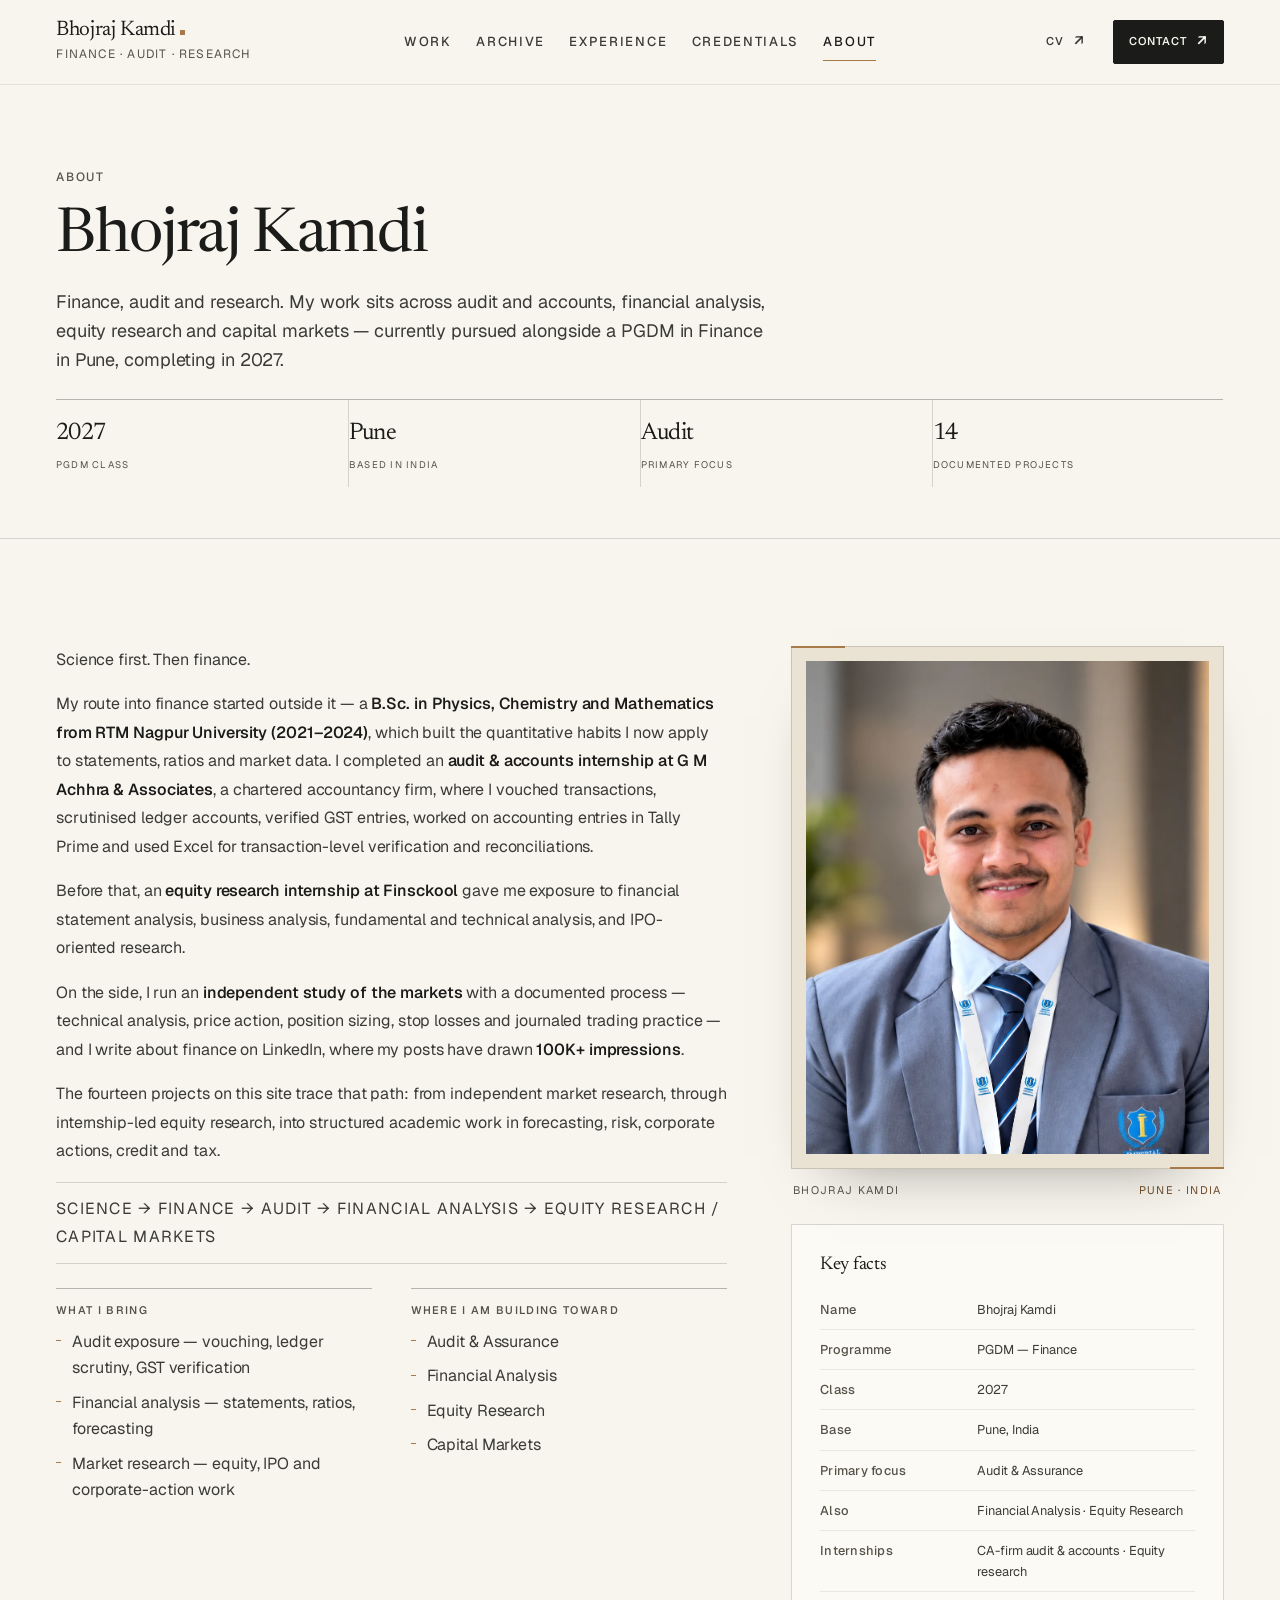
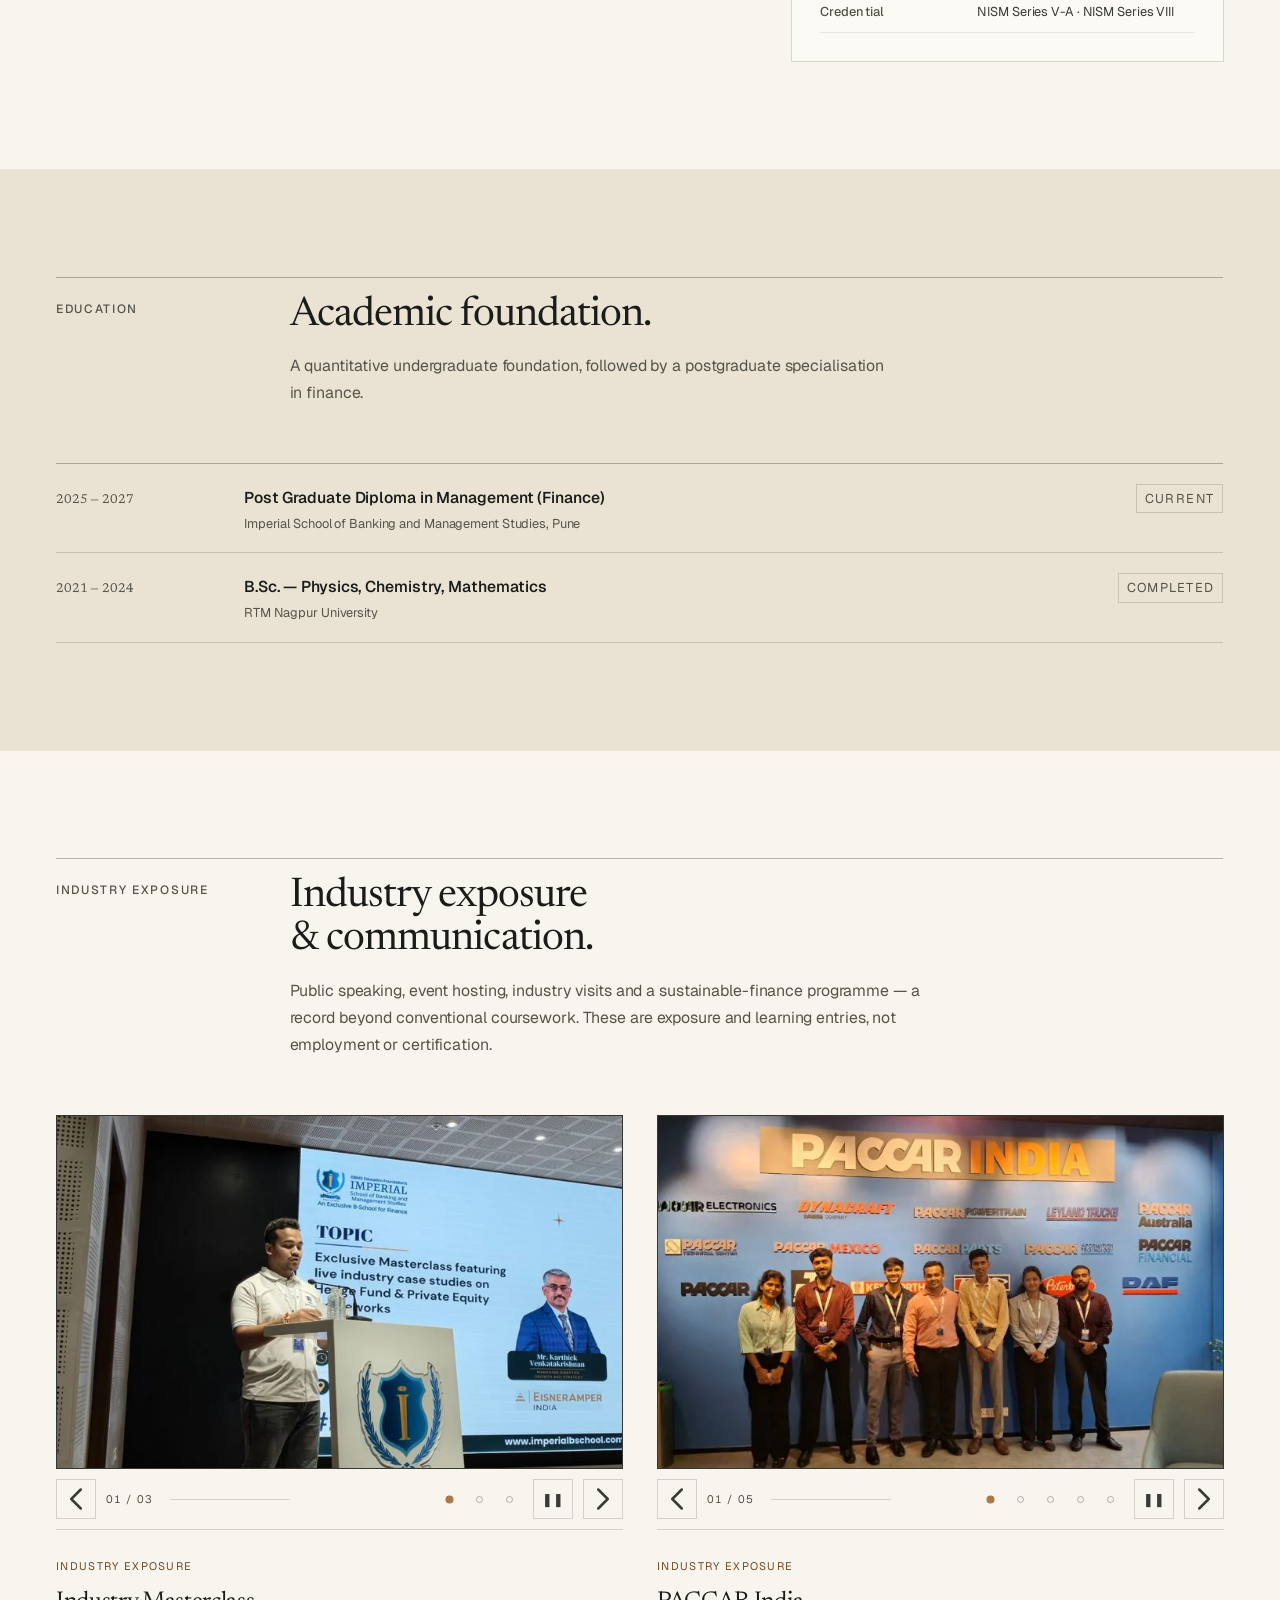
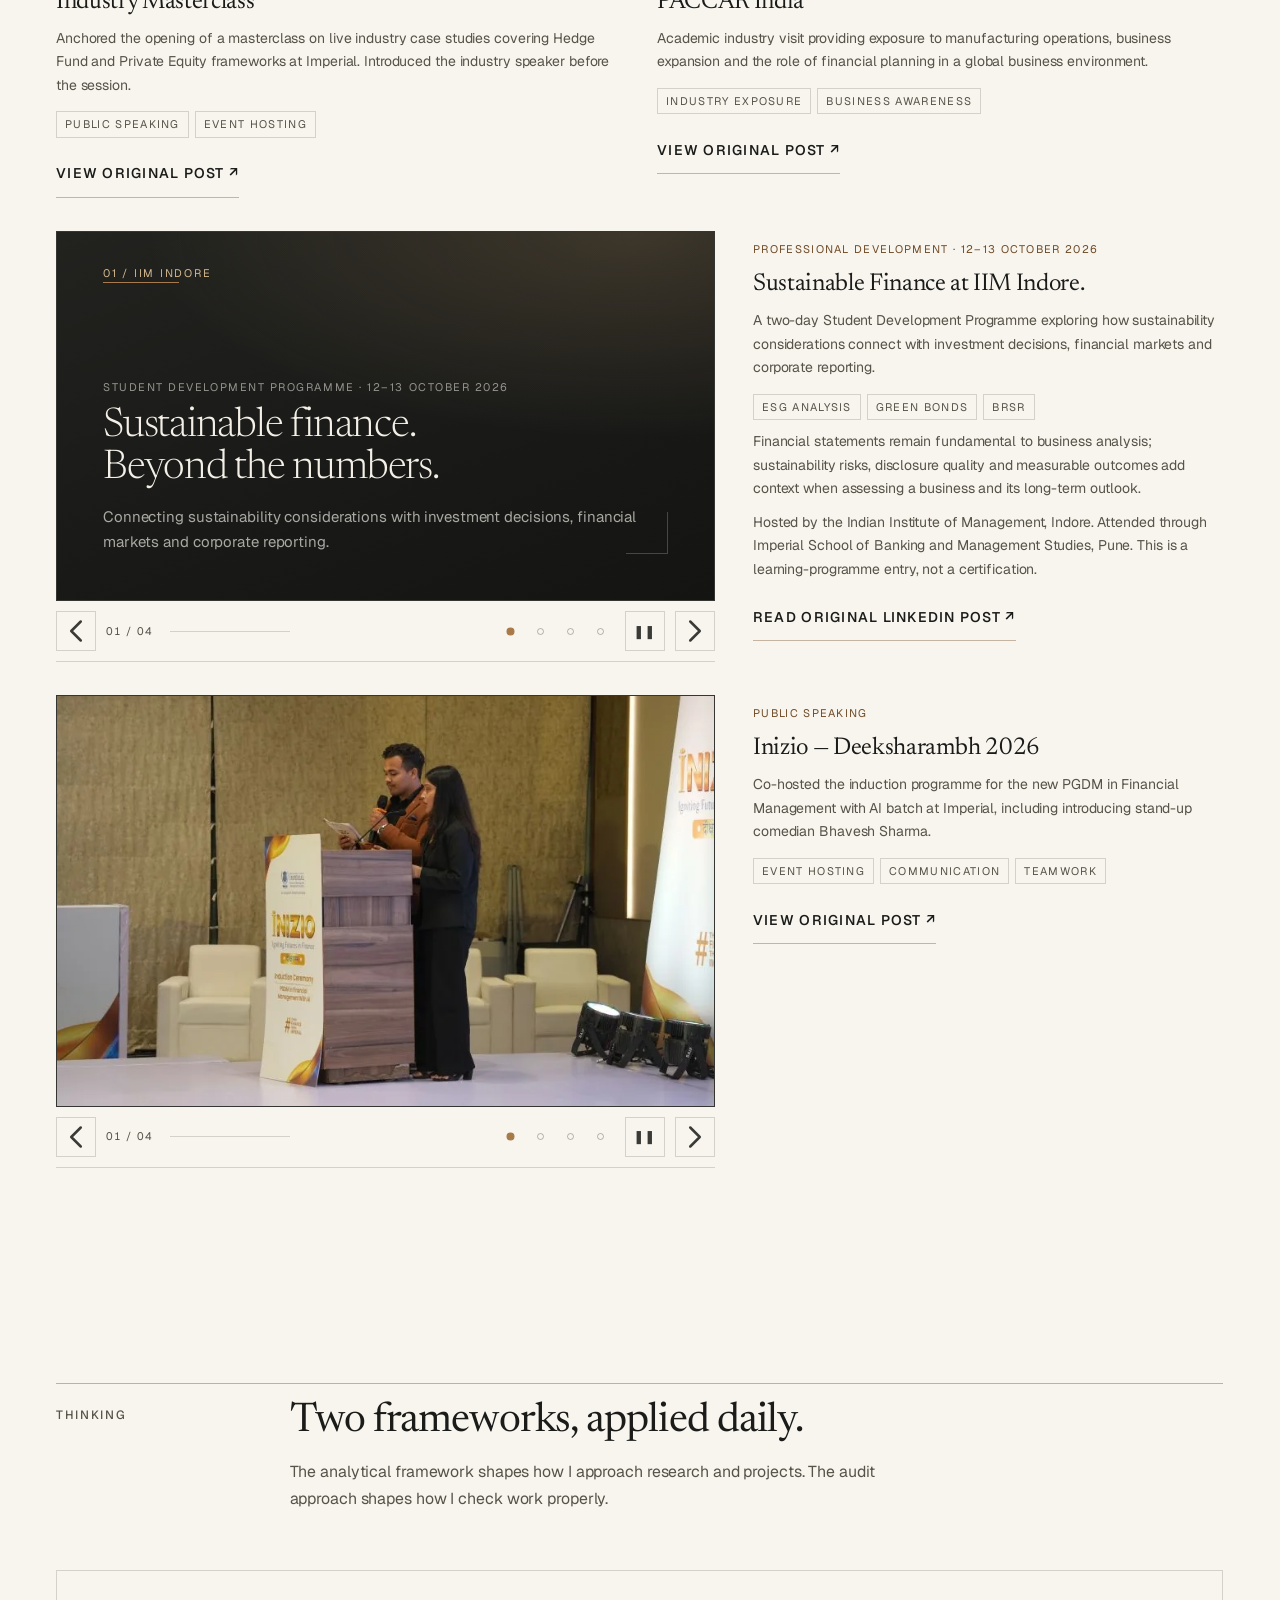
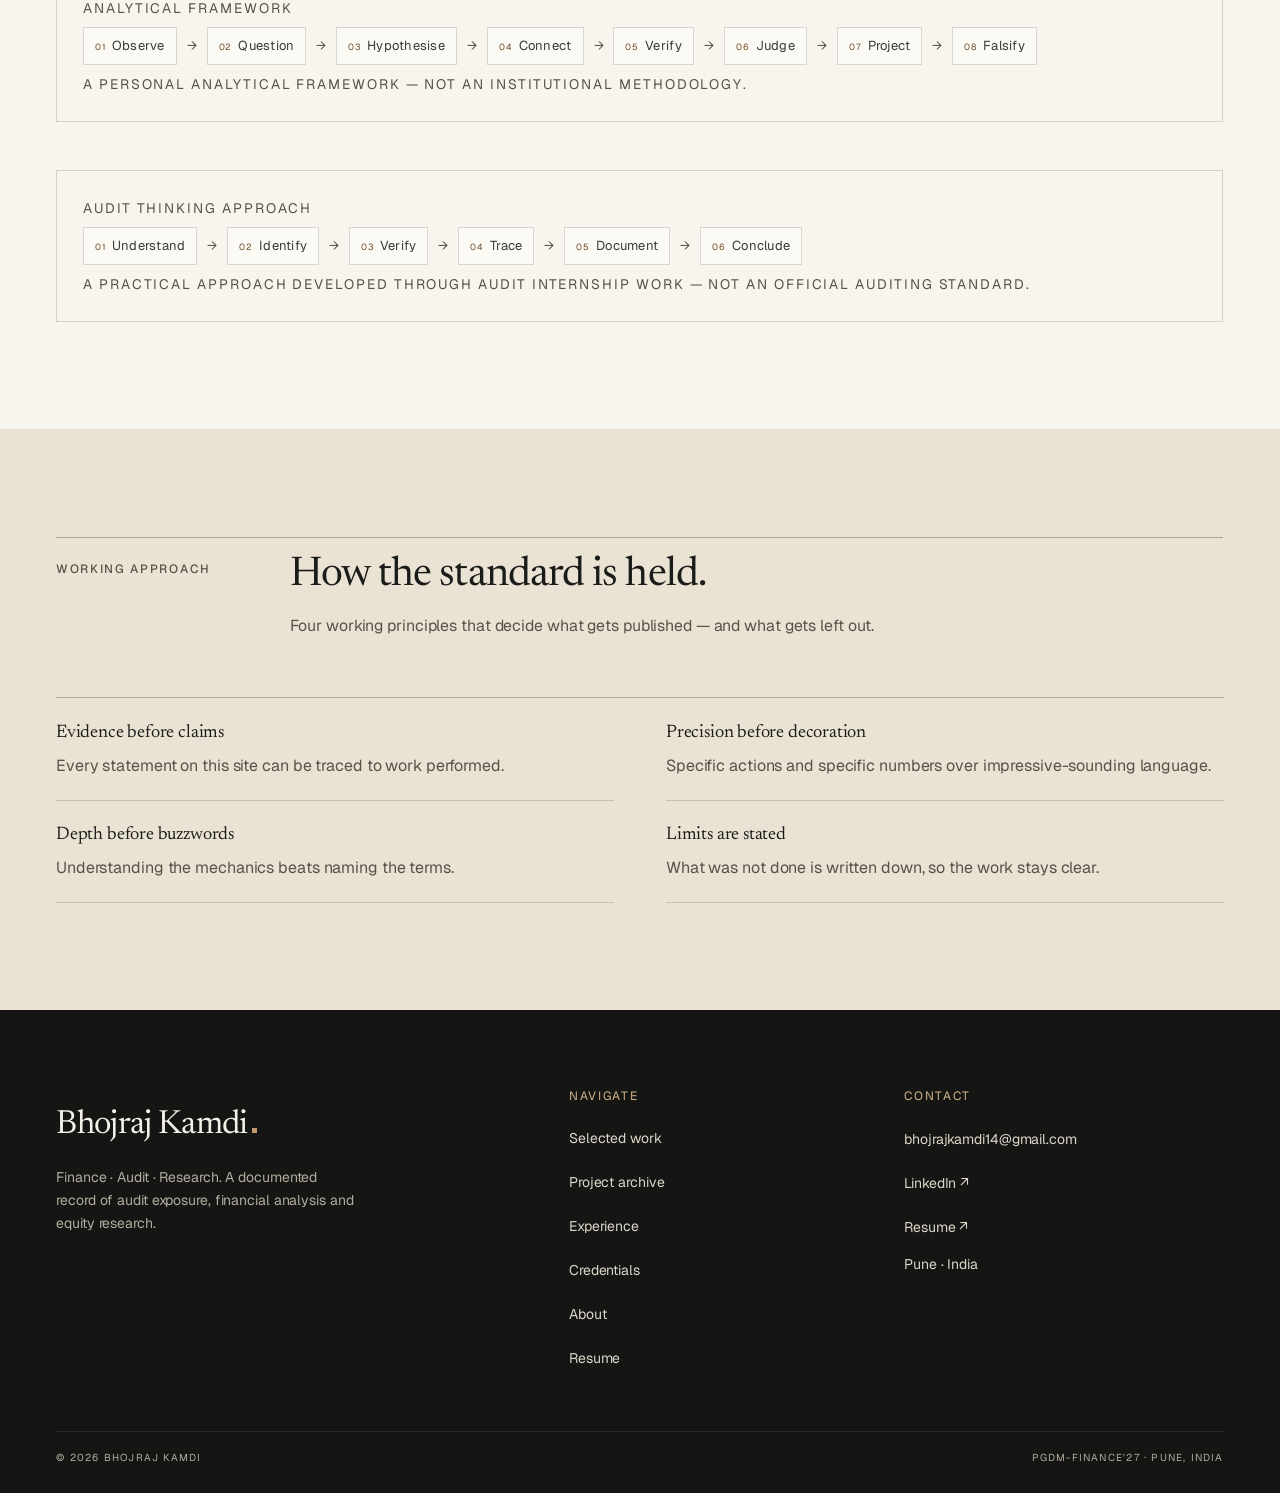
<file: about.html>
<!DOCTYPE html>
<html lang="en">
<head>
  <meta charset="UTF-8">
  <meta name="viewport" content="width=device-width, initial-scale=1.0">
  <title>About — Bhojraj Kamdi</title>
  <meta name="description" content="About Bhojraj Kamdi — PGDM-Finance '27. Audit internship experience, equity research internship, independent market study, and the frameworks applied across fourteen documented projects.">
  <link rel="canonical" href="https://bhojrajkamdi-1473.github.io/portfolio/about.html">
  <meta property="og:title" content="About — Bhojraj Kamdi">
  <meta property="og:description" content="Science first, then finance. Audit internship, equity research, independent market study and fourteen documented projects.">
  <meta property="og:type" content="website">
  <meta property="og:url" content="https://bhojrajkamdi-1473.github.io/portfolio/about.html">
  <meta property="og:image" content="https://bhojrajkamdi-1473.github.io/portfolio/assets/og-bhojraj-kamdi.jpg">
  <meta property="og:image:width" content="1200">
  <meta property="og:image:height" content="630">
  <meta property="og:image:alt" content="Bhojraj Kamdi — finance, audit and research portfolio cover.">
  <meta name="twitter:card" content="summary_large_image">
  <meta name="twitter:title" content="About — Bhojraj Kamdi">
  <meta name="twitter:description" content="Science first, then finance. Audit, financial analysis and equity research.">
  <meta name="twitter:image" content="https://bhojrajkamdi-1473.github.io/portfolio/assets/og-bhojraj-kamdi.jpg">
  <meta name="theme-color" content="#F3EFE5">
  <link rel="icon" type="image/svg+xml" href="assets/favicon.svg">
  <link rel="preconnect" href="https://fonts.googleapis.com">
  <link rel="preconnect" href="https://fonts.gstatic.com" crossorigin>
  <link href="https://fonts.googleapis.com/css2?family=Geist:wght@300..800&family=Newsreader:ital,opsz,wght@0,6..72,300..700;1,6..72,300..700&display=swap" rel="stylesheet">
  <link rel="stylesheet" href="assets/styles.css?v=8">
  <noscript><style>.rv{opacity:1 !important;transform:none !important;}</style></noscript>
</head>
<body>
  <a class="skip-link" href="#main">Skip to content</a>

  <header class="masthead" id="topbar">
    <div class="masthead-inner">
      <a class="wordmark" href="index.html">
        <span class="wordmark-name">Bhojraj Kamdi</span>
        <span class="wordmark-meta">Finance · Audit · Research</span>
      </a>
      <nav class="nav" aria-label="Primary">
        <ul>
          <li><a href="index.html#work">Work</a></li>
          <li><a href="projects.html">Archive</a></li>
          <li><a href="index.html#experience">Experience</a></li>
          <li><a href="index.html#credentials">Credentials</a></li>
          <li><a href="about.html" aria-current="page">About</a></li>
        </ul>
      </nav>
      <div class="masthead-actions">
        <a class="btn btn--quiet btn--sm" href="https://docs.google.com/document/d/1BFeB2oi3oYkQRqjwEmUpC3M__p_ACSpZ/edit" target="_blank" rel="noopener noreferrer">CV <span class="arrow">↗</span></a>
        <a class="btn btn--solid btn--sm" href="index.html#contact">Contact <span class="arrow">↗</span></a>
      </div>
      <button class="menu-btn" id="navToggle" aria-expanded="false" aria-label="Open menu" aria-controls="mobileMenu">
        Menu
        <span class="menu-icon" aria-hidden="true"><i></i><i></i></span>
      </button>
    </div>
  </header>

  <div class="menu-panel" id="mobileMenu">
    <nav aria-label="Mobile">
      <a href="index.html#work">Work</a>
      <a href="projects.html">Archive</a>
      <a href="index.html#experience">Experience</a>
      <a href="index.html#credentials">Credentials</a>
      <a href="about.html" aria-current="page">About</a>
      <a href="index.html#contact">Contact</a>
      <a href="https://docs.google.com/document/d/1BFeB2oi3oYkQRqjwEmUpC3M__p_ACSpZ/edit" target="_blank" rel="noopener noreferrer">Resume ↗</a>
    </nav>
    <div class="menu-foot" role="navigation" aria-label="Menu contact">
      <a href="https://www.linkedin.com/in/bhojrajkamdi" target="_blank" rel="noopener noreferrer">LinkedIn ↗</a>
      <a href="mailto:bhojrajkamdi14@gmail.com">Email</a>
      <span>Pune, India</span>
    </div>
  </div>

  <main id="main" tabindex="-1">
    <section class="page-hero" aria-labelledby="about-title">
      <div class="container">
        <p class="sec-label">About</p>
        <h1 class="rv" id="about-title">Bhojraj Kamdi</h1>
        <p class="lead rv d1">Finance, audit and research. My work sits across audit and accounts, financial analysis, equity research and capital markets — currently pursued alongside a PGDM in Finance in Pune, completing in 2027.</p>
        <div class="fact-row rv d2" aria-label="At a glance">
          <div class="fact"><b>2027</b><span>PGDM class</span></div>
          <div class="fact"><b>Pune</b><span>Based in India</span></div>
          <div class="fact"><b>Audit</b><span>Primary focus</span></div>
          <div class="fact"><b>14</b><span>Documented projects</span></div>
        </div>
      </div>
    </section>

    <!-- BIO + FACTS -->
    <section class="section">
      <div class="container">
        <div class="about-split">
          <div class="prose rv">
            <p class="lead">Science first. Then finance.</p>
            <p>My route into finance started outside it — a <strong>B.Sc. in Physics, Chemistry and Mathematics from RTM Nagpur University (2021–2024)</strong>, which built the quantitative habits I now apply to statements, ratios and market data. I completed an <strong>audit &amp; accounts internship at G M Achhra &amp; Associates</strong>, a chartered accountancy firm, where I vouched transactions, scrutinised ledger accounts, verified GST entries, worked on accounting entries in Tally Prime and used Excel for transaction-level verification and reconciliations.</p>
            <p>Before that, an <strong>equity research internship at Finsckool</strong> gave me exposure to financial statement analysis, business analysis, fundamental and technical analysis, and IPO-oriented research.</p>
            <p>On the side, I run an <strong>independent study of the markets</strong> with a documented process — technical analysis, price action, position sizing, stop losses and journaled trading practice — and I write about finance on LinkedIn, where my posts have drawn <strong>100K+ impressions</strong>.</p>
            <p>The fourteen projects on this site trace that path: from independent market research, through internship-led equity research, into structured academic work in forecasting, risk, corporate actions, credit and tax.</p>

            <p class="trajectory" aria-label="Trajectory: science, finance, audit, financial analysis, equity research">Science → Finance → Audit → Financial Analysis → Equity Research / Capital Markets</p>

            <div class="about-grid">
              <div class="about-cell">
                <h2>What I bring</h2>
                <ul>
                  <li>Audit exposure — vouching, ledger scrutiny, GST verification</li>
                  <li>Financial analysis — statements, ratios, forecasting</li>
                  <li>Market research — equity, IPO and corporate-action work</li>
                </ul>
              </div>
              <div class="about-cell">
                <h2>Where I am building toward</h2>
                <ul>
                  <li>Audit &amp; Assurance</li>
                  <li>Financial Analysis</li>
                  <li>Equity Research</li>
                  <li>Capital Markets</li>
                </ul>
              </div>
            </div>
          </div>

          <div class="rv d1">
            <div class="portrait-frame">
              <img class="portrait-img" src="assets/bhojraj-kamdi.webp" alt="Portrait of Bhojraj Kamdi" width="1003" height="1254" loading="lazy" decoding="async">
            </div>
            <p class="portrait-caption"><span>Bhojraj Kamdi</span><span>Pune · India</span></p>

            <div class="focus-box mt-6">
              <h3>Key facts</h3>
              <table class="kv">
                <tr><th>Name</th><td>Bhojraj Kamdi</td></tr>
                <tr><th>Programme</th><td>PGDM — Finance</td></tr>
                <tr><th>Class</th><td>2027</td></tr>
                <tr><th>Base</th><td>Pune, India</td></tr>
                <tr><th>Primary focus</th><td>Audit &amp; Assurance</td></tr>
                <tr><th>Also</th><td>Financial Analysis · Equity Research</td></tr>
                <tr><th>Internships</th><td>CA-firm audit &amp; accounts · Equity research</td></tr>
                <tr><th>Credential</th><td>NISM Series V-A · NISM Series VIII</td></tr>
              </table>
            </div>
          </div>
        </div>
      </div>
    </section>

    <!-- EDUCATION -->
    <section class="section section--stone" aria-labelledby="edu-title">
      <div class="container">
        <div class="sec-head rv">
          <p class="sec-label">Education</p>
          <div>
            <h2 class="sec-title" id="edu-title">Academic foundation.</h2>
            <p class="sec-lead">A quantitative undergraduate foundation, followed by a postgraduate specialisation in finance.</p>
          </div>
        </div>
        <div class="edu-list rv">
          <div class="edu-row">
            <span class="edu-year">2025 — 2027</span>
            <div><b>Post Graduate Diploma in Management (Finance)</b><span>Imperial School of Banking and Management Studies, Pune</span></div>
            <span class="tl-kind">Current</span>
          </div>
          <div class="edu-row">
            <span class="edu-year">2021 — 2024</span>
            <div><b>B.Sc. — Physics, Chemistry, Mathematics</b><span>RTM Nagpur University</span></div>
            <span class="tl-kind">Completed</span>
          </div>
        </div>
      </div>
    </section>

<!-- IN PRACTICE -->
    <section class="section" id="in-practice" aria-labelledby="ip-title">
      <div class="container">
        <div class="sec-head rv">
          <p class="sec-label">Industry exposure</p>
          <div>
            <h2 class="sec-title" id="ip-title">Industry exposure &amp; communication.</h2>
            <p class="sec-lead">Public speaking, event hosting, industry visits and a sustainable-finance programme — a record beyond conventional coursework. These are exposure and learning entries, not employment or certification.</p>
          </div>
        </div>

        <div class="ip-grid">
          <div class="ip-item ip-main rv">
            <div class="ip-media">
              <div class="ip-slides" data-ip role="region" aria-roledescription="carousel" aria-label="Industry Masterclass photographs" aria-live="polite" tabindex="0">
                <figure class="ip-slide active"><img src="assets/in-practice/masterclass/masterclass-01.webp" width="800" height="450" alt="Speaker presenting Hedge Fund and Private Equity frameworks beside an Imperial and EisnerAmper backdrop at a masterclass." loading="lazy" decoding="async"></figure>
                <figure class="ip-slide"><img src="assets/in-practice/masterclass/masterclass-02.webp" width="800" height="450" loading="lazy" decoding="async" alt="Speakers and students on stage during the industry masterclass session."></figure>
                <figure class="ip-slide"><img src="assets/in-practice/masterclass/masterclass-03.webp" width="800" height="601" loading="lazy" decoding="async" alt="Audience seated in an auditorium during the industry masterclass at Imperial."></figure>
                <span class="ip-paused" data-ip-paused hidden>Paused</span>
              </div>
              <div class="ip-bar">
                <button class="ip-btn" data-ip-prev aria-label="Previous image"><svg class="icon" viewBox="0 0 24 24" fill="none" stroke="currentColor" stroke-width="1.6" stroke-linecap="round" stroke-linejoin="round" aria-hidden="true" focusable="false"><path d="M15 18l-6-6 6-6"/></svg></button>
                <span class="ip-count">01 / 03</span>
                <span class="ip-progress" aria-hidden="true"><i></i></span>
                <span class="ip-dots" role="tablist" aria-label="Slide navigation"></span>
                <button class="ip-btn" data-ip-pause aria-label="Pause slideshow" aria-pressed="false"><svg class="icon" viewBox="0 0 24 24" fill="none" stroke="currentColor" stroke-width="1.6" stroke-linecap="round" stroke-linejoin="round" aria-hidden="true" focusable="false"><path d="M9 5v14M15 5v14"/></svg></button>
                <button class="ip-btn" data-ip-next aria-label="Next image"><svg class="icon" viewBox="0 0 24 24" fill="none" stroke="currentColor" stroke-width="1.6" stroke-linecap="round" stroke-linejoin="round" aria-hidden="true" focusable="false"><path d="M9 18l6-6-6-6"/></svg></button>
              </div>
            </div>
            <div class="ip-cap">
              <span class="ip-cat">Industry exposure</span>
              <h3>Industry Masterclass</h3>
              <p>Anchored the opening of a masterclass on live industry case studies covering Hedge Fund and Private Equity frameworks at Imperial. Introduced the industry speaker before the session.</p>
              <ul class="ip-meta"><li>Public speaking</li><li>Event hosting</li></ul>
              <a class="cert-link" href="https://www.linkedin.com/feed/update/urn:li:activity:7501277841188356096/" target="_blank" rel="noopener noreferrer">View original post ↗</a>
            </div>
          </div>

          <div class="ip-item ip-side rv d1">
            <div class="ip-media">
              <div class="ip-slides" data-ip role="region" aria-roledescription="carousel" aria-label="PACCAR India photographs" aria-live="polite" tabindex="0">
                <figure class="ip-slide active"><img src="assets/in-practice/paccar/paccar-01.webp" width="800" height="450" alt="Student group photographed in front of a PACCAR India brand wall during an academic industry visit." loading="lazy" decoding="async"></figure>
                <figure class="ip-slide"><img class="ip-portrait" src="assets/in-practice/paccar/paccar-02.webp" width="720" height="1280" loading="lazy" decoding="async" alt="Bhojraj Kamdi standing beside a red commercial truck at PACCAR India." style="object-position:50% 30%"></figure>
                <figure class="ip-slide"><img class="ip-portrait" src="assets/in-practice/paccar/paccar-03.webp" width="720" height="1280" loading="lazy" decoding="async" alt="Bhojraj Kamdi photographed against the PACCAR India wall during the industry visit." style="object-position:50% 28%"></figure>
                <figure class="ip-slide"><img src="assets/in-practice/paccar/paccar-04.webp" width="800" height="450" loading="lazy" decoding="async" alt="Student group with company representatives during the PACCAR India visit."></figure>
                <figure class="ip-slide"><img class="ip-portrait" src="assets/in-practice/paccar/paccar-05.webp" width="720" height="1280" loading="lazy" decoding="async" alt="Interior cabin of a commercial truck at the PACCAR India facility." style="object-position:50% 45%"></figure>
                <span class="ip-paused" data-ip-paused hidden>Paused</span>
              </div>
              <div class="ip-bar">
                <button class="ip-btn" data-ip-prev aria-label="Previous image"><svg class="icon" viewBox="0 0 24 24" fill="none" stroke="currentColor" stroke-width="1.6" stroke-linecap="round" stroke-linejoin="round" aria-hidden="true" focusable="false"><path d="M15 18l-6-6 6-6"/></svg></button>
                <span class="ip-count">01 / 05</span>
                <span class="ip-progress" aria-hidden="true"><i></i></span>
                <span class="ip-dots" role="tablist" aria-label="Slide navigation"></span>
                <button class="ip-btn" data-ip-pause aria-label="Pause slideshow" aria-pressed="false"><svg class="icon" viewBox="0 0 24 24" fill="none" stroke="currentColor" stroke-width="1.6" stroke-linecap="round" stroke-linejoin="round" aria-hidden="true" focusable="false"><path d="M9 5v14M15 5v14"/></svg></button>
                <button class="ip-btn" data-ip-next aria-label="Next image"><svg class="icon" viewBox="0 0 24 24" fill="none" stroke="currentColor" stroke-width="1.6" stroke-linecap="round" stroke-linejoin="round" aria-hidden="true" focusable="false"><path d="M9 18l6-6-6-6"/></svg></button>
              </div>
            </div>
            <div class="ip-cap">
              <span class="ip-cat">Industry exposure</span>
              <h3>PACCAR India</h3>
              <p>Academic industry visit providing exposure to manufacturing operations, business expansion and the role of financial planning in a global business environment.</p>
              <ul class="ip-meta"><li>Industry exposure</li><li>Business awareness</li></ul>
              <a class="cert-link" href="https://www.linkedin.com/feed/update/urn:li:activity:7354537417674031104/" target="_blank" rel="noopener noreferrer">View original post ↗</a>
            </div>
          </div>

          <article class="ip-item ip-wide rv" aria-label="IIM Indore Sustainable Finance Student Development Programme">
            <div class="ip-media">
              <div class="ip-slides ip-editorial-slides" data-ip role="region" aria-roledescription="carousel" aria-label="Sustainable Finance at IIM Indore — learning highlights" aria-live="polite" tabindex="0">
                <figure class="ip-slide ip-editorial-slide active">
                  <span class="ip-editorial-index">01 / IIM INDORE</span>
                  <span class="ip-editorial-rule" aria-hidden="true"></span>
                  <p class="ip-editorial-eyebrow">Student Development Programme · 12–13 October 2026</p>
                  <h3 class="ip-editorial-title">Sustainable finance.<br>Beyond the numbers.</h3>
                  <p class="ip-editorial-copy">Connecting sustainability considerations with investment decisions, financial markets and corporate reporting.</p>
                </figure>
                <figure class="ip-slide ip-editorial-slide">
                  <span class="ip-editorial-index">02 / INVESTMENT DECISIONS</span>
                  <span class="ip-editorial-rule" aria-hidden="true"></span>
                  <p class="ip-editorial-eyebrow">ESG integration</p>
                  <h3 class="ip-editorial-title">Risk, return<br>and responsibility.</h3>
                  <p class="ip-editorial-copy">Environmental, social and governance factors can complement traditional financial analysis when assessing a business.</p>
                </figure>
                <figure class="ip-slide ip-editorial-slide">
                  <span class="ip-editorial-index">03 / FIXED INCOME</span>
                  <span class="ip-editorial-rule" aria-hidden="true"></span>
                  <p class="ip-editorial-eyebrow">Sustainable financing</p>
                  <h3 class="ip-editorial-title">Green bonds.<br>Yield curves.</h3>
                  <p class="ip-editorial-copy">Exploring sustainable financing instruments alongside bond-market concepts and yield-curve interpretation.</p>
                </figure>
                <figure class="ip-slide ip-editorial-slide">
                  <span class="ip-editorial-index">04 / DISCLOSURE</span>
                  <span class="ip-editorial-rule" aria-hidden="true"></span>
                  <p class="ip-editorial-eyebrow">Measurement &amp; transparency</p>
                  <h3 class="ip-editorial-title">Measure impact.<br>Improve disclosure.</h3>
                  <p class="ip-editorial-copy">ESG impact measurement and Business Responsibility and Sustainability Reporting (BRSR) connect commitments with transparent reporting.</p>
                </figure>
                <span class="ip-paused" data-ip-paused hidden>Paused</span>
              </div>
              <div class="ip-bar">
                <button class="ip-btn" data-ip-prev aria-label="Previous IIM Indore slide"><svg class="icon" viewBox="0 0 24 24" fill="none" stroke="currentColor" stroke-width="1.6" stroke-linecap="round" stroke-linejoin="round" aria-hidden="true" focusable="false"><path d="M15 18l-6-6 6-6"/></svg></button>
                <span class="ip-count">01 / 04</span>
                <span class="ip-progress" aria-hidden="true"><i></i></span>
                <span class="ip-dots" role="tablist" aria-label="IIM Indore slide navigation"></span>
                <button class="ip-btn" data-ip-pause aria-label="Pause slideshow" aria-pressed="false"><svg class="icon" viewBox="0 0 24 24" fill="none" stroke="currentColor" stroke-width="1.6" stroke-linecap="round" stroke-linejoin="round" aria-hidden="true" focusable="false"><path d="M9 5v14M15 5v14"/></svg></button>
                <button class="ip-btn" data-ip-next aria-label="Next IIM Indore slide"><svg class="icon" viewBox="0 0 24 24" fill="none" stroke="currentColor" stroke-width="1.6" stroke-linecap="round" stroke-linejoin="round" aria-hidden="true" focusable="false"><path d="M9 18l6-6-6-6"/></svg></button>
              </div>
            </div>
            <div class="ip-cap">
              <span class="ip-cat">Professional development · 12–13 October 2026</span>
              <h3>Sustainable Finance at IIM Indore.</h3>
              <p>A two-day Student Development Programme exploring how sustainability considerations connect with investment decisions, financial markets and corporate reporting.</p>
              <ul class="ip-meta"><li>ESG analysis</li><li>Green bonds</li><li>BRSR</li></ul>
              <p>Financial statements remain fundamental to business analysis; sustainability risks, disclosure quality and measurable outcomes add context when assessing a business and its long-term outlook.</p>
              <p class="star-text">Hosted by the Indian Institute of Management, Indore. Attended through Imperial School of Banking and Management Studies, Pune. This is a learning-programme entry, not a certification.</p>
              <a class="cert-link" href="https://www.linkedin.com/feed/update/urn:li:activity:7516515900766887936/" target="_blank" rel="noopener noreferrer">Read original LinkedIn post ↗</a>
            </div>
          </article>

          <div class="ip-item ip-wide rv">
            <div class="ip-media">
              <div class="ip-slides" data-ip role="region" aria-roledescription="carousel" aria-label="Inizio Deeksharambh photographs" aria-live="polite" tabindex="0">
                <figure class="ip-slide active"><img src="assets/in-practice/inizio/inizio-01.webp" width="800" height="533" alt="Two student hosts speaking at a podium during Inizio Deeksharambh 2026 at Imperial." loading="lazy" decoding="async"></figure>
                <figure class="ip-slide"><img src="assets/in-practice/inizio/inizio-02.webp" width="800" height="533" loading="lazy" decoding="async" alt="Student hosts with a guest on stage during the Inizio induction programme."></figure>
                <figure class="ip-slide"><img src="assets/in-practice/inizio/inizio-03.webp" width="800" height="533" loading="lazy" decoding="async" alt="Group photograph from the Inizio Deeksharambh 2026 induction event."></figure>
                <figure class="ip-slide"><img src="assets/in-practice/inizio/inizio-04.webp" width="800" height="533" loading="lazy" decoding="async" alt="Audience seated during the Inizio induction programme sessions."></figure>
                <span class="ip-paused" data-ip-paused hidden>Paused</span>
              </div>
              <div class="ip-bar">
                <button class="ip-btn" data-ip-prev aria-label="Previous image"><svg class="icon" viewBox="0 0 24 24" fill="none" stroke="currentColor" stroke-width="1.6" stroke-linecap="round" stroke-linejoin="round" aria-hidden="true" focusable="false"><path d="M15 18l-6-6 6-6"/></svg></button>
                <span class="ip-count">01 / 04</span>
                <span class="ip-progress" aria-hidden="true"><i></i></span>
                <span class="ip-dots" role="tablist" aria-label="Slide navigation"></span>
                <button class="ip-btn" data-ip-pause aria-label="Pause slideshow" aria-pressed="false"><svg class="icon" viewBox="0 0 24 24" fill="none" stroke="currentColor" stroke-width="1.6" stroke-linecap="round" stroke-linejoin="round" aria-hidden="true" focusable="false"><path d="M9 5v14M15 5v14"/></svg></button>
                <button class="ip-btn" data-ip-next aria-label="Next image"><svg class="icon" viewBox="0 0 24 24" fill="none" stroke="currentColor" stroke-width="1.6" stroke-linecap="round" stroke-linejoin="round" aria-hidden="true" focusable="false"><path d="M9 18l6-6-6-6"/></svg></button>
              </div>
            </div>
            <div class="ip-cap">
              <span class="ip-cat">Public speaking</span>
              <h3>Inizio — Deeksharambh 2026</h3>
              <p>Co-hosted the induction programme for the new PGDM in Financial Management with AI batch at Imperial, including introducing stand-up comedian Bhavesh Sharma.</p>
              <ul class="ip-meta"><li>Event hosting</li><li>Communication</li><li>Teamwork</li></ul>
              <a class="cert-link" href="https://www.linkedin.com/feed/update/urn:li:activity:7484959270136979457/" target="_blank" rel="noopener noreferrer">View original post ↗</a>
            </div>
          </div>
        </div>
      </div>
    </section>

    <!-- THINKING -->
    <section class="section" aria-labelledby="think-title">
      <div class="container">
        <div class="sec-head rv">
          <p class="sec-label">Thinking</p>
          <div>
            <h2 class="sec-title" id="think-title">Two frameworks, applied daily.</h2>
            <p class="sec-lead">The analytical framework shapes how I approach research and projects. The audit approach shapes how I check work properly.</p>
          </div>
        </div>

        <div class="grid12">
          <div class="col-12 rv">
            <div class="focus-card">
              <p class="focus-kicker">Analytical framework</p>
              <div class="chain" aria-label="Analytical framework: observe, question, hypothesise, connect, verify, judge, project, falsify">
                <span class="cstep"><i>01</i>Observe</span><span class="carrow">→</span>
                <span class="cstep"><i>02</i>Question</span><span class="carrow">→</span>
                <span class="cstep"><i>03</i>Hypothesise</span><span class="carrow">→</span>
                <span class="cstep"><i>04</i>Connect</span><span class="carrow">→</span>
                <span class="cstep"><i>05</i>Verify</span><span class="carrow">→</span>
                <span class="cstep"><i>06</i>Judge</span><span class="carrow">→</span>
                <span class="cstep"><i>07</i>Project</span><span class="carrow">→</span>
                <span class="cstep"><i>08</i>Falsify</span>
              </div>
              <p class="focus-kicker">A personal analytical framework — not an institutional methodology.</p>
            </div>
          </div>
          <div class="col-12 rv d1 mt-4">
            <div class="focus-card">
              <p class="focus-kicker">Audit thinking approach</p>
              <div class="chain" aria-label="Audit approach: understand, identify, verify, trace, document, conclude">
                <span class="cstep"><i>01</i>Understand</span><span class="carrow">→</span>
                <span class="cstep"><i>02</i>Identify</span><span class="carrow">→</span>
                <span class="cstep"><i>03</i>Verify</span><span class="carrow">→</span>
                <span class="cstep"><i>04</i>Trace</span><span class="carrow">→</span>
                <span class="cstep"><i>05</i>Document</span><span class="carrow">→</span>
                <span class="cstep"><i>06</i>Conclude</span>
              </div>
              <p class="focus-kicker">A practical approach developed through audit internship work — not an official auditing standard.</p>
            </div>
          </div>
        </div>
      </div>
    </section>

    <!-- PRINCIPLES -->
    <section class="section section--stone" aria-labelledby="principles-title">
      <div class="container">
        <div class="sec-head rv">
          <p class="sec-label">Working approach</p>
          <div>
            <h2 class="sec-title" id="principles-title">How the standard is held.</h2>
            <p class="sec-lead">Four working principles that decide what gets published — and what gets left out.</p>
          </div>
        </div>
        <div class="principles">
          <div class="principle rv"><b>Evidence before claims</b><span>Every statement on this site can be traced to work performed.</span></div>
          <div class="principle rv d1"><b>Precision before decoration</b><span>Specific actions and specific numbers over impressive-sounding language.</span></div>
          <div class="principle rv"><b>Depth before buzzwords</b><span>Understanding the mechanics beats naming the terms.</span></div>
          <div class="principle rv d1"><b>Limits are stated</b><span>What was not done is written down, so the work stays clear.</span></div>
        </div>
      </div>
    </section>
  </main>

  <footer class="footer">
    <div class="container">
      <div class="footer-top">
        <div class="footer-brand">
          <p class="wordmark-name">Bhojraj Kamdi</p>
          <p>Finance · Audit · Research. A documented record of audit exposure, financial analysis and equity research.</p>
        </div>
        <div>
          <p class="footer-h">Navigate</p>
          <nav class="footer-nav" aria-label="Footer">
            <a href="index.html#work">Selected work</a>
            <a href="projects.html">Project archive</a>
            <a href="experience.html">Experience</a>
            <a href="certifications.html">Credentials</a>
            <a href="about.html">About</a>
            <a href="resume.html">Resume</a>
          </nav>
        </div>
        <div>
          <p class="footer-h">Contact</p>
          <div class="footer-contact">
            <a href="mailto:bhojrajkamdi14@gmail.com">bhojrajkamdi14@gmail.com</a>
            <a href="https://www.linkedin.com/in/bhojrajkamdi" target="_blank" rel="noopener noreferrer">LinkedIn ↗</a>
            <a href="https://docs.google.com/document/d/1BFeB2oi3oYkQRqjwEmUpC3M__p_ACSpZ/edit" target="_blank" rel="noopener noreferrer">Resume ↗</a>
            <span>Pune · India</span>
          </div>
        </div>
      </div>
      <div class="footer-bottom">
        <span>© <span id="year">2026</span> Bhojraj Kamdi</span>
        <span>PGDM-Finance'27 · Pune, India</span>
      </div>
    </div>
  </footer>

  <script src="assets/main.js?v=5"></script>
</body>
</html>
</file>
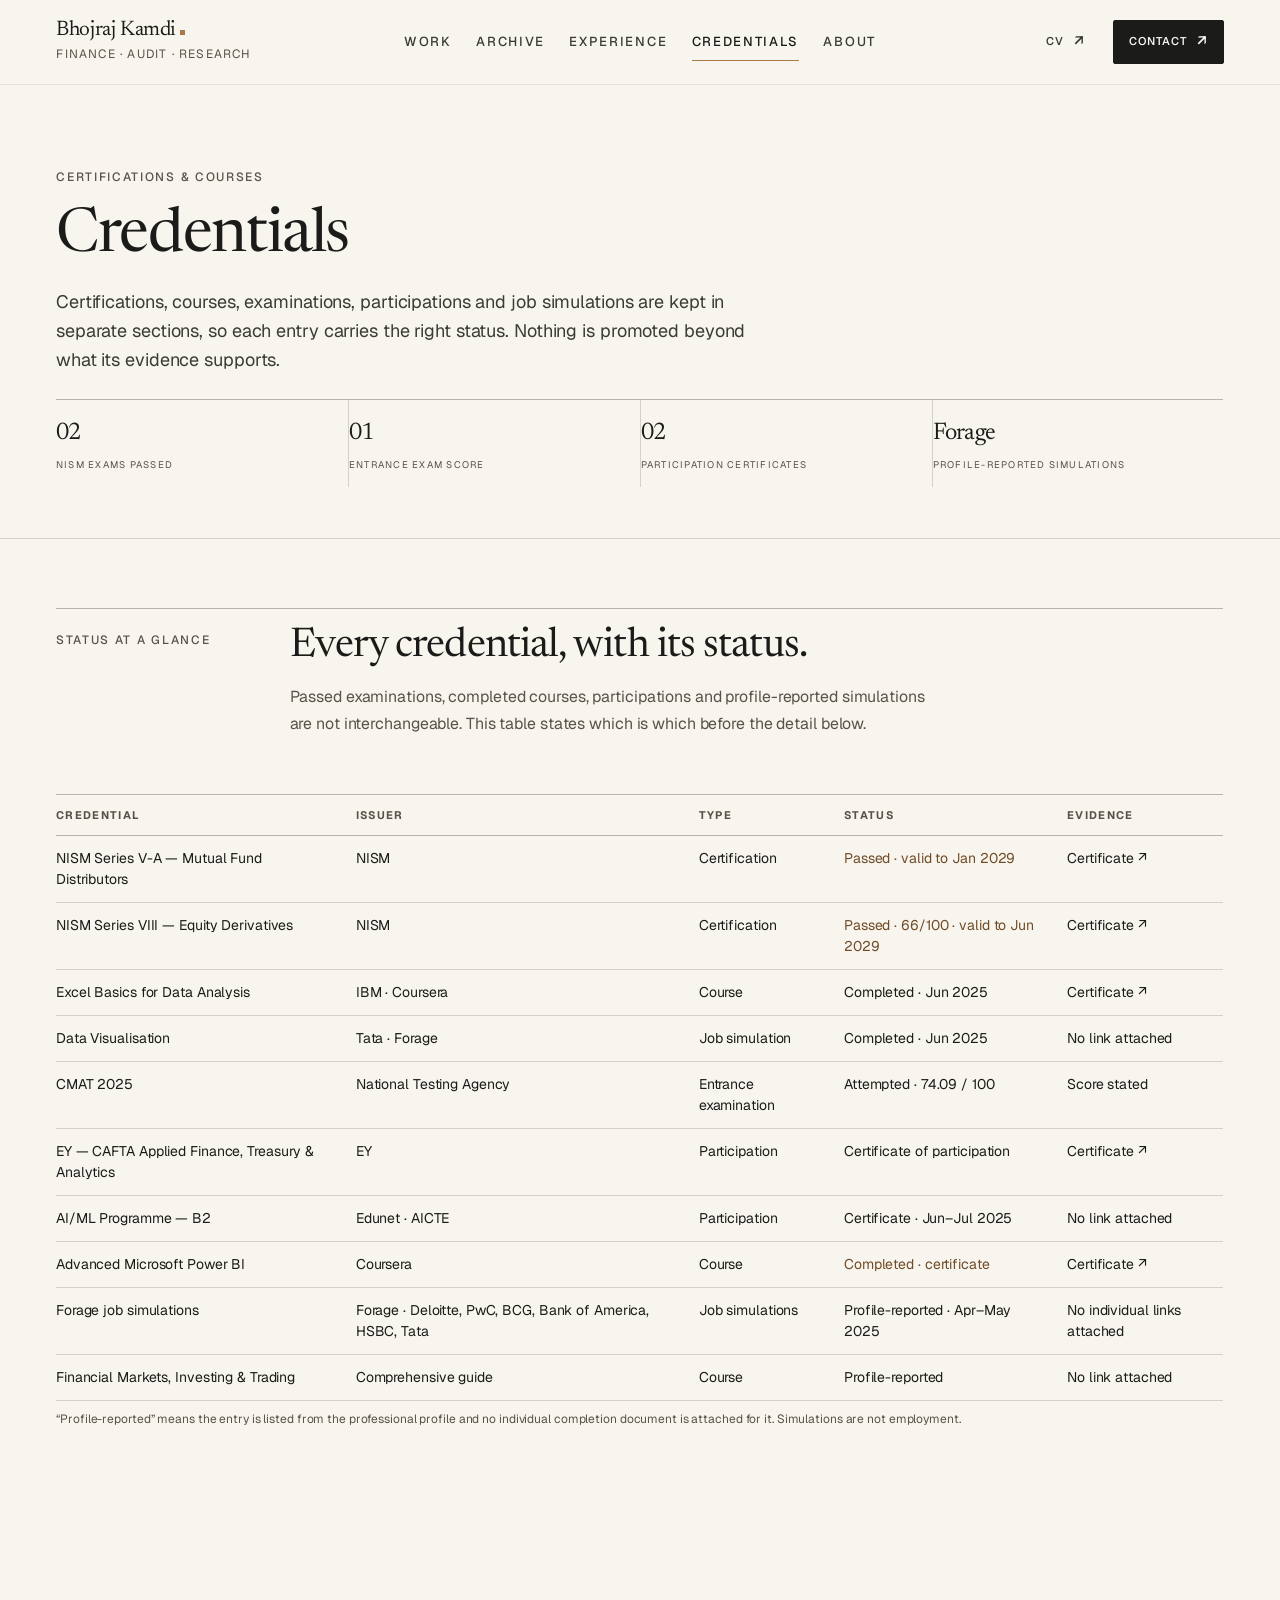
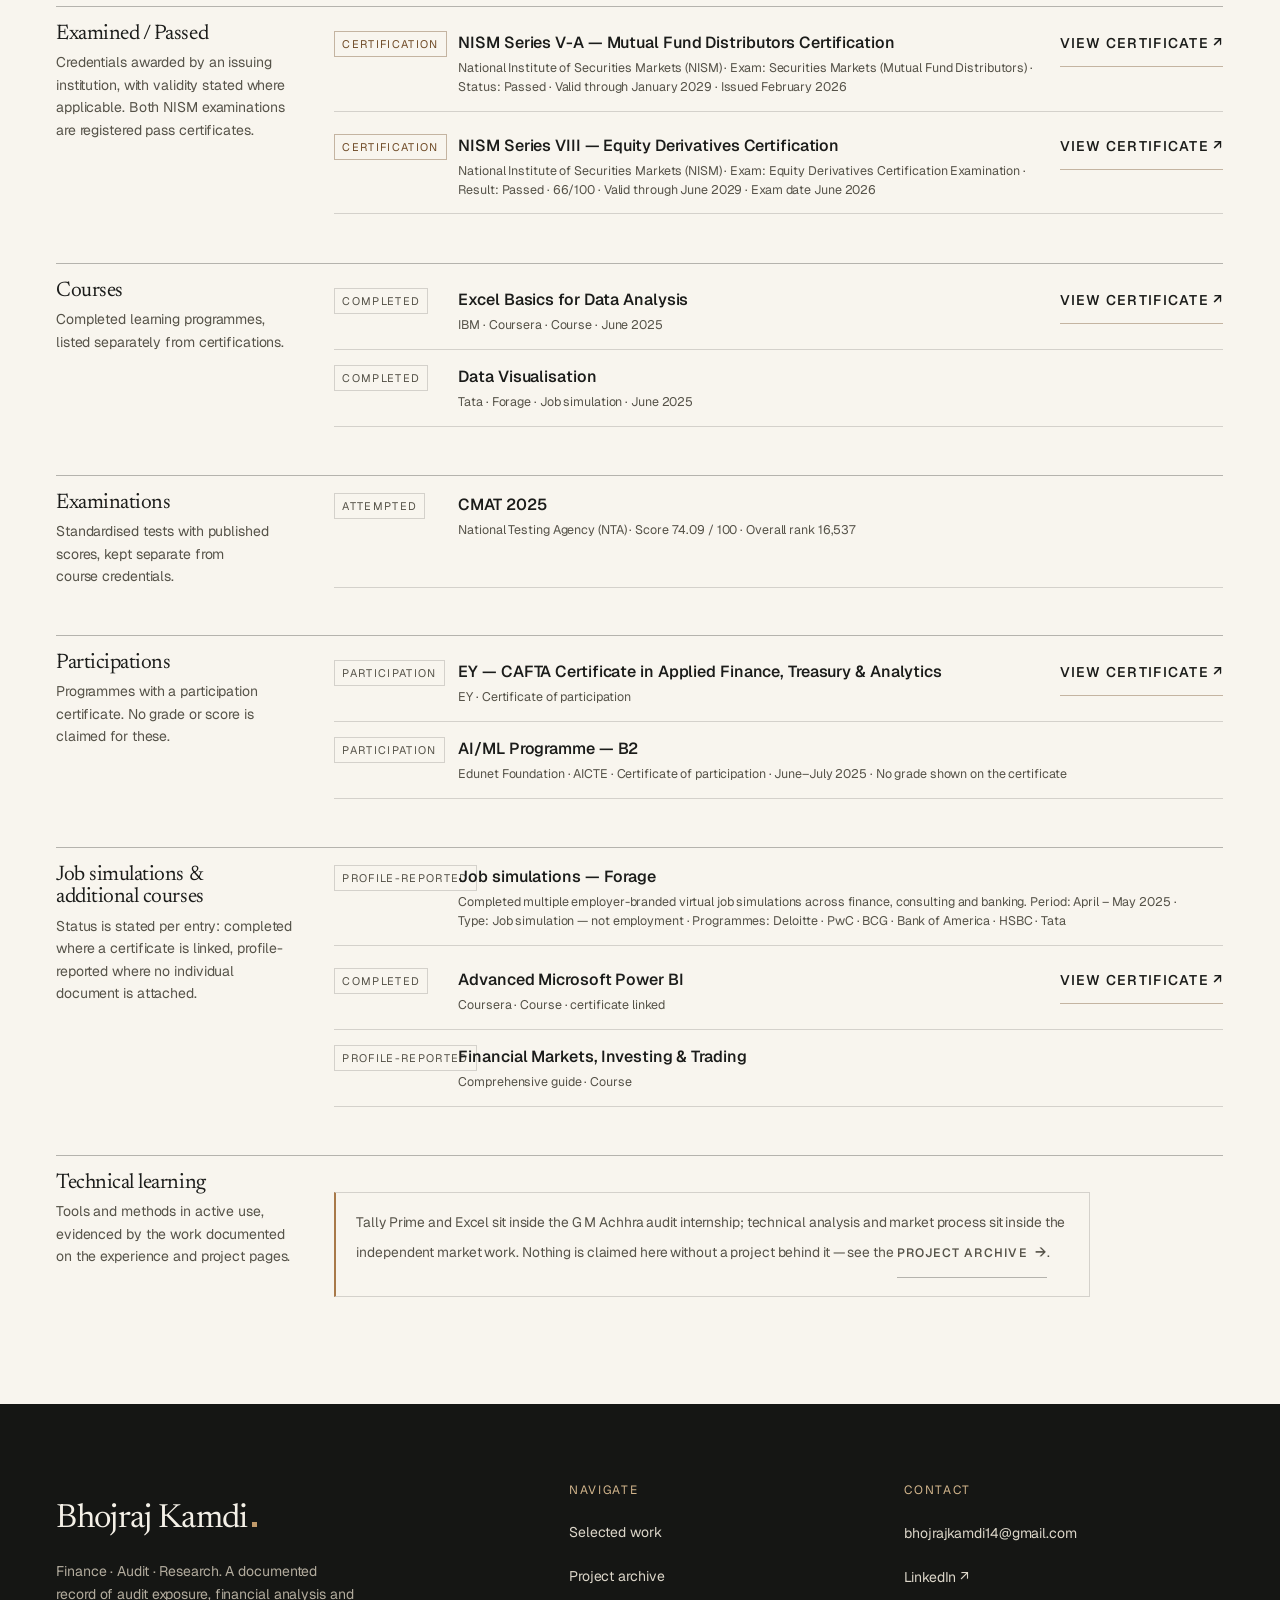
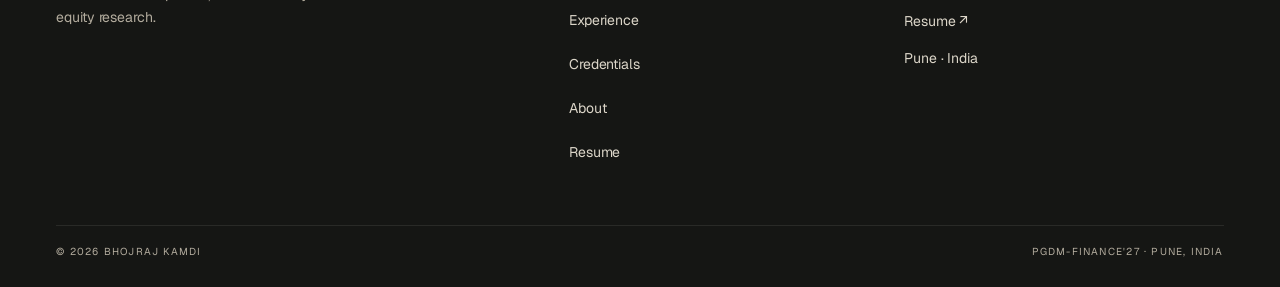
<file: certifications.html>
<!DOCTYPE html>
<html lang="en">
<head>
  <meta charset="UTF-8">
  <meta name="viewport" content="width=device-width, initial-scale=1.0">
  <title>Certifications &amp; Credentials — Bhojraj Kamdi</title>
  <meta name="description" content="Credentials of Bhojraj Kamdi, listed by type and evidenced status — NISM Series V-A and Series VIII, courses, examinations, participations, and job simulations.">
  <link rel="canonical" href="https://bhojrajkamdi-1473.github.io/portfolio/certifications.html">
  <meta property="og:title" content="Credentials — Bhojraj Kamdi">
  <meta property="og:description" content="NISM certifications, courses, examinations and participations — each listed with its actual status.">
  <meta property="og:type" content="website">
  <meta property="og:url" content="https://bhojrajkamdi-1473.github.io/portfolio/certifications.html">
  <meta property="og:image" content="https://bhojrajkamdi-1473.github.io/portfolio/assets/og-bhojraj-kamdi.jpg">
  <meta property="og:image:width" content="1200">
  <meta property="og:image:height" content="630">
  <meta property="og:image:alt" content="Bhojraj Kamdi — finance, audit and research portfolio cover.">
  <meta name="twitter:card" content="summary_large_image">
  <meta name="twitter:title" content="Credentials — Bhojraj Kamdi">
  <meta name="twitter:description" content="NISM certifications, courses, examinations and participations.">
  <meta name="twitter:image" content="https://bhojrajkamdi-1473.github.io/portfolio/assets/og-bhojraj-kamdi.jpg">
  <meta name="theme-color" content="#F3EFE5">
  <link rel="icon" type="image/svg+xml" href="assets/favicon.svg">
  <link rel="preconnect" href="https://fonts.googleapis.com">
  <link rel="preconnect" href="https://fonts.gstatic.com" crossorigin>
  <link href="https://fonts.googleapis.com/css2?family=Geist:wght@300..800&family=Newsreader:ital,opsz,wght@0,6..72,300..700;1,6..72,300..700&display=swap" rel="stylesheet">
  <link rel="stylesheet" href="assets/styles.css?v=8">
  <noscript><style>.rv{opacity:1 !important;transform:none !important;}</style></noscript>
</head>
<body>
  <a class="skip-link" href="#main">Skip to content</a>

  <header class="masthead" id="topbar">
    <div class="masthead-inner">
      <a class="wordmark" href="index.html">
        <span class="wordmark-name">Bhojraj Kamdi</span>
        <span class="wordmark-meta">Finance · Audit · Research</span>
      </a>
      <nav class="nav" aria-label="Primary">
        <ul>
          <li><a href="index.html#work">Work</a></li>
          <li><a href="projects.html">Archive</a></li>
          <li><a href="index.html#experience">Experience</a></li>
          <li><a href="certifications.html" aria-current="page">Credentials</a></li>
          <li><a href="index.html#about">About</a></li>
        </ul>
      </nav>
      <div class="masthead-actions">
        <a class="btn btn--quiet btn--sm" href="https://docs.google.com/document/d/1BFeB2oi3oYkQRqjwEmUpC3M__p_ACSpZ/edit" target="_blank" rel="noopener noreferrer">CV <span class="arrow">↗</span></a>
        <a class="btn btn--solid btn--sm" href="index.html#contact">Contact <span class="arrow">↗</span></a>
      </div>
      <button class="menu-btn" id="navToggle" aria-expanded="false" aria-label="Open menu" aria-controls="mobileMenu">
        Menu
        <span class="menu-icon" aria-hidden="true"><i></i><i></i></span>
      </button>
    </div>
  </header>

  <div class="menu-panel" id="mobileMenu">
    <nav aria-label="Mobile">
      <a href="index.html#work">Work</a>
      <a href="projects.html">Archive</a>
      <a href="index.html#experience">Experience</a>
      <a href="certifications.html">Credentials</a>
      <a href="index.html#about">About</a>
      <a href="index.html#contact">Contact</a>
      <a href="https://docs.google.com/document/d/1BFeB2oi3oYkQRqjwEmUpC3M__p_ACSpZ/edit" target="_blank" rel="noopener noreferrer">Resume ↗</a>
    </nav>
    <div class="menu-foot" role="navigation" aria-label="Menu contact">
      <a href="https://www.linkedin.com/in/bhojrajkamdi" target="_blank" rel="noopener noreferrer">LinkedIn ↗</a>
      <a href="mailto:bhojrajkamdi14@gmail.com">Email</a>
      <span>Pune, India</span>
    </div>
  </div>

  <main id="main" tabindex="-1">
    <section class="page-hero" aria-labelledby="cred-title">
      <div class="container">
        <p class="sec-label">Certifications &amp; courses</p>
        <h1 class="rv" id="cred-title">Credentials</h1>
        <p class="lead rv d1">Certifications, courses, examinations, participations and job simulations are kept in separate sections, so each entry carries the right status. Nothing is promoted beyond what its evidence supports.</p>
        <div class="fact-row rv d2" aria-label="Credentials at a glance">
          <div class="fact"><b class="tnum">02</b><span>NISM exams passed</span></div>
          <div class="fact"><b class="tnum">01</b><span>Entrance exam score</span></div>
          <div class="fact"><b class="tnum">02</b><span>Participation certificates</span></div>
          <div class="fact"><b>Forage</b><span>Profile-reported simulations</span></div>
        </div>
      </div>
    </section>


    <!-- STATUS TABLE -->
    <section class="section section--tight" aria-labelledby="cred-status-title">
      <div class="container">
        <div class="sec-head rv">
          <p class="sec-label">Status at a glance</p>
          <div>
            <h2 class="sec-title" id="cred-status-title">Every credential, with its status.</h2>
            <p class="sec-lead">Passed examinations, completed courses, participations and profile-reported simulations are not interchangeable. This table states which is which before the detail below.</p>
          </div>
        </div>
        <div class="index-table-wrap rv" tabindex="0" role="region" aria-label="Credential status table, scrollable on smaller screens">
          <table class="cred-table">
            <caption class="sr-only">Credentials with issuer, type, status and evidence</caption>
            <thead>
              <tr>
                <th scope="col">Credential</th>
                <th scope="col">Issuer</th>
                <th scope="col">Type</th>
                <th scope="col">Status</th>
                <th scope="col">Evidence</th>
              </tr>
            </thead>
            <tbody>
              <tr>
                <td>NISM Series V-A — Mutual Fund Distributors</td>
                <td>NISM</td>
                <td>Certification</td>
                <td class="ok">Passed · valid to Jan 2029</td>
                <td><a href="https://www.linkedin.com/in/bhojrajkamdi/overlay/Certifications/2144079845/treasury/?profileId=ACoAAEvARmkB_6Y-LyzUmGe9vpyLM2fe7vV5pdE" target="_blank" rel="noopener noreferrer">Certificate ↗</a></td>
              </tr>
              <tr>
                <td>NISM Series VIII — Equity Derivatives</td>
                <td>NISM</td>
                <td>Certification</td>
                <td class="ok">Passed · 66/100 · valid to Jun 2029</td>
                <td><a href="https://www.linkedin.com/in/bhojrajkamdi/overlay/Certifications/724520856/treasury/?profileId=ACoAAEvARmkB_6Y-LyzUmGe9vpyLM2fe7vV5pdE" target="_blank" rel="noopener noreferrer">Certificate ↗</a></td>
              </tr>
              <tr>
                <td>Excel Basics for Data Analysis</td>
                <td>IBM · Coursera</td>
                <td>Course</td>
                <td>Completed · Jun 2025</td>
                <td><a href="https://www.coursera.org/account/accomplishments/verify/9ZVR9M8TNP1Q" target="_blank" rel="noopener noreferrer">Certificate ↗</a></td>
              </tr>
              <tr>
                <td>Data Visualisation</td>
                <td>Tata · Forage</td>
                <td>Job simulation</td>
                <td>Completed · Jun 2025</td>
                <td><span>No link attached</span></td>
              </tr>
              <tr>
                <td>CMAT 2025</td>
                <td>National Testing Agency</td>
                <td>Entrance examination</td>
                <td>Attempted · 74.09 / 100</td>
                <td><span>Score stated</span></td>
              </tr>
              <tr>
                <td>EY — CAFTA Applied Finance, Treasury &amp; Analytics</td>
                <td>EY</td>
                <td>Participation</td>
                <td>Certificate of participation</td>
                <td><a href="https://ey.knorish.com/course/certverify/52775AMC98" target="_blank" rel="noopener noreferrer">Certificate ↗</a></td>
              </tr>
              <tr>
                <td>AI/ML Programme — B2</td>
                <td>Edunet · AICTE</td>
                <td>Participation</td>
                <td>Certificate · Jun–Jul 2025</td>
                <td><span>No link attached</span></td>
              </tr>
              <tr>
                <td>Advanced Microsoft Power BI</td>
                <td>Coursera</td>
                <td>Course</td>
                <td class="ok">Completed · certificate</td>
                <td><a href="https://www.coursera.org/account/accomplishments/verify/GC2TZRZNHHGH" target="_blank" rel="noopener noreferrer">Certificate ↗</a></td>
              </tr>
              <tr>
                <td>Forage job simulations</td>
                <td>Forage · Deloitte, PwC, BCG, Bank of America, HSBC, Tata</td>
                <td>Job simulations</td>
                <td>Profile-reported · Apr–May 2025</td>
                <td><span>No individual links attached</span></td>
              </tr>
              <tr>
                <td>Financial Markets, Investing &amp; Trading</td>
                <td>Comprehensive guide</td>
                <td>Course</td>
                <td>Profile-reported</td>
                <td><span>No link attached</span></td>
              </tr>
            </tbody>
          </table>
        </div>
        <p class="table-hint">“Profile-reported” means the entry is listed from the professional profile and no individual completion document is attached for it. Simulations are not employment.</p>
      </div>
    </section>

    <section class="section">
      <div class="container">
        <div class="cred-arch">

          <!-- EXAMINED / PASSED -->
          <div class="cred-cat rv">
            <div>
              <h2>Examined / Passed</h2>
              <p>Credentials awarded by an issuing institution, with validity stated where applicable. Both NISM examinations are registered pass certificates.</p>
            </div>
            <div class="cred-rows">
              <div class="cred-row">
                <span class="cred-tag">Certification</span>
                <div>
                  <b>NISM Series V-A — Mutual Fund Distributors Certification</b>
                  <span class="sub">National Institute of Securities Markets (NISM) · Exam: Securities Markets (Mutual Fund Distributors) · Status: Passed · Valid through January 2029 · Issued February 2026</span>
                </div>
                <a class="cert-link" href="https://www.linkedin.com/in/bhojrajkamdi/overlay/Certifications/2144079845/treasury/?profileId=ACoAAEvARmkB_6Y-LyzUmGe9vpyLM2fe7vV5pdE" target="_blank" rel="noopener noreferrer">View certificate ↗</a>
              </div>
              <div class="cred-row">
                <span class="cred-tag">Certification</span>
                <div>
                  <b>NISM Series VIII — Equity Derivatives Certification</b>
                  <span class="sub">National Institute of Securities Markets (NISM) · Exam: Equity Derivatives Certification Examination · Result: Passed · 66/100 · Valid through June 2029 · Exam date June 2026</span>
                </div>
                <a class="cert-link" href="https://www.linkedin.com/in/bhojrajkamdi/overlay/Certifications/724520856/treasury/?profileId=ACoAAEvARmkB_6Y-LyzUmGe9vpyLM2fe7vV5pdE" target="_blank" rel="noopener noreferrer">View certificate ↗</a>
              </div>
            </div>
          </div>

          <!-- COURSES -->
          <div class="cred-cat rv">
            <div>
              <h2>Courses</h2>
              <p>Completed learning programmes, listed separately from certifications.</p>
            </div>
            <div class="cred-rows">
              <div class="cred-row">
                <span class="cred-tag cred-tag--quiet">Completed</span>
                <div>
                  <b>Excel Basics for Data Analysis</b>
                  <span class="sub">IBM · Coursera · Course · June 2025</span>
                </div>
                <a class="cert-link" href="https://www.coursera.org/account/accomplishments/verify/9ZVR9M8TNP1Q" target="_blank" rel="noopener noreferrer">View certificate ↗</a>
              </div>
              <div class="cred-row">
                <span class="cred-tag cred-tag--quiet">Completed</span>
                <div>
                  <b>Data Visualisation</b>
                  <span class="sub">Tata · Forage · Job simulation · June 2025</span>
                </div>
                <span></span>
              </div>
            </div>
          </div>

          <!-- EXAMINATIONS -->
          <div class="cred-cat rv">
            <div>
              <h2>Examinations</h2>
              <p>Standardised tests with published scores, kept separate from course credentials.</p>
            </div>
            <div class="cred-rows">
              <div class="cred-row">
                <span class="cred-tag cred-tag--quiet">Attempted</span>
                <div>
                  <b>CMAT 2025</b>
                  <span class="sub">National Testing Agency (NTA) · Score 74.09 / 100 · Overall rank 16,537</span>
                </div>
                <span></span>
              </div>
            </div>
          </div>

          <!-- PARTICIPATIONS -->
          <div class="cred-cat rv">
            <div>
              <h2>Participations</h2>
              <p>Programmes with a participation certificate. No grade or score is claimed for these.</p>
            </div>
            <div class="cred-rows">
              <div class="cred-row">
                <span class="cred-tag cred-tag--quiet">Participation</span>
                <div>
                  <b>EY — CAFTA Certificate in Applied Finance, Treasury &amp; Analytics</b>
                  <span class="sub">EY · Certificate of participation</span>
                </div>
                <a class="cert-link" href="https://ey.knorish.com/course/certverify/52775AMC98" target="_blank" rel="noopener noreferrer">View certificate ↗</a>
              </div>
              <div class="cred-row">
                <span class="cred-tag cred-tag--quiet">Participation</span>
                <div>
                  <b>AI/ML Programme — B2</b>
                  <span class="sub">Edunet Foundation · AICTE · Certificate of participation · June–July 2025 · No grade shown on the certificate</span>
                </div>
                <span></span>
              </div>
            </div>
          </div>

          <!-- PROFILE-REPORTED -->
          <div class="cred-cat rv">
            <div>
              <h2>Job simulations &amp; additional courses</h2>
              <p>Status is stated per entry: completed where a certificate is linked, profile-reported where no individual document is attached.</p>
            </div>
            <div class="cred-rows">
              <div class="cred-row">
                <span class="cred-tag cred-tag--quiet">Profile-reported</span>
                <div>
                  <b>Job simulations — Forage</b>
                  <span class="sub">Completed multiple employer-branded virtual job simulations across finance, consulting and banking. Period: April – May 2025 · Type: Job simulation — not employment · Programmes: Deloitte · PwC · BCG · Bank of America · HSBC · Tata</span>
                </div>
                <span></span>
              </div>
              <div class="cred-row">
                <span class="cred-tag cred-tag--quiet">Completed</span>
                <div>
                  <b>Advanced Microsoft Power BI</b>
                  <span class="sub">Coursera · Course · certificate linked</span>
                </div>
                <a class="cert-link" href="https://www.coursera.org/account/accomplishments/verify/GC2TZRZNHHGH?utm_source=link&utm_medium=certificate&utm_content=cert_image&utm_campaign=sharing_cta&utm_product=course" target="_blank" rel="noopener noreferrer">View certificate ↗</a>
              </div>
              <div class="cred-row">
                <span class="cred-tag cred-tag--quiet">Profile-reported</span>
                <div>
                  <b>Financial Markets, Investing &amp; Trading</b>
                  <span class="sub">Comprehensive guide · Course</span>
                </div>
                <span></span>
              </div>
            </div>
          </div>

          <!-- TECHNICAL LEARNING -->
          <div class="cred-cat rv">
            <div>
              <h2>Technical learning</h2>
              <p>Tools and methods in active use, evidenced by the work documented on the experience and project pages.</p>
            </div>
            <div>
              <div class="cred-empty">Tally Prime and Excel sit inside the G M Achhra audit internship; technical analysis and market process sit inside the independent market work. Nothing is claimed here without a project behind it — see the <a class="link-arrow" href="projects.html">project archive <span class="arrow">→</span></a>.</div>
            </div>
          </div>

        </div>
      </div>
    </section>
  </main>

  <footer class="footer">
    <div class="container">
      <div class="footer-top">
        <div class="footer-brand">
          <p class="wordmark-name">Bhojraj Kamdi</p>
          <p>Finance · Audit · Research. A documented record of audit exposure, financial analysis and equity research.</p>
        </div>
        <div>
          <p class="footer-h">Navigate</p>
          <nav class="footer-nav" aria-label="Footer">
            <a href="index.html#work">Selected work</a>
            <a href="projects.html">Project archive</a>
            <a href="experience.html">Experience</a>
            <a href="certifications.html">Credentials</a>
            <a href="about.html">About</a>
            <a href="resume.html">Resume</a>
          </nav>
        </div>
        <div>
          <p class="footer-h">Contact</p>
          <div class="footer-contact">
            <a href="mailto:bhojrajkamdi14@gmail.com">bhojrajkamdi14@gmail.com</a>
            <a href="https://www.linkedin.com/in/bhojrajkamdi" target="_blank" rel="noopener noreferrer">LinkedIn ↗</a>
            <a href="https://docs.google.com/document/d/1BFeB2oi3oYkQRqjwEmUpC3M__p_ACSpZ/edit" target="_blank" rel="noopener noreferrer">Resume ↗</a>
            <span>Pune · India</span>
          </div>
        </div>
      </div>
      <div class="footer-bottom">
        <span>© <span id="year">2026</span> Bhojraj Kamdi</span>
        <span>PGDM-Finance'27 · Pune, India</span>
      </div>
    </div>
  </footer>

  <script src="assets/main.js?v=5"></script>
</body>
</html>
</file>
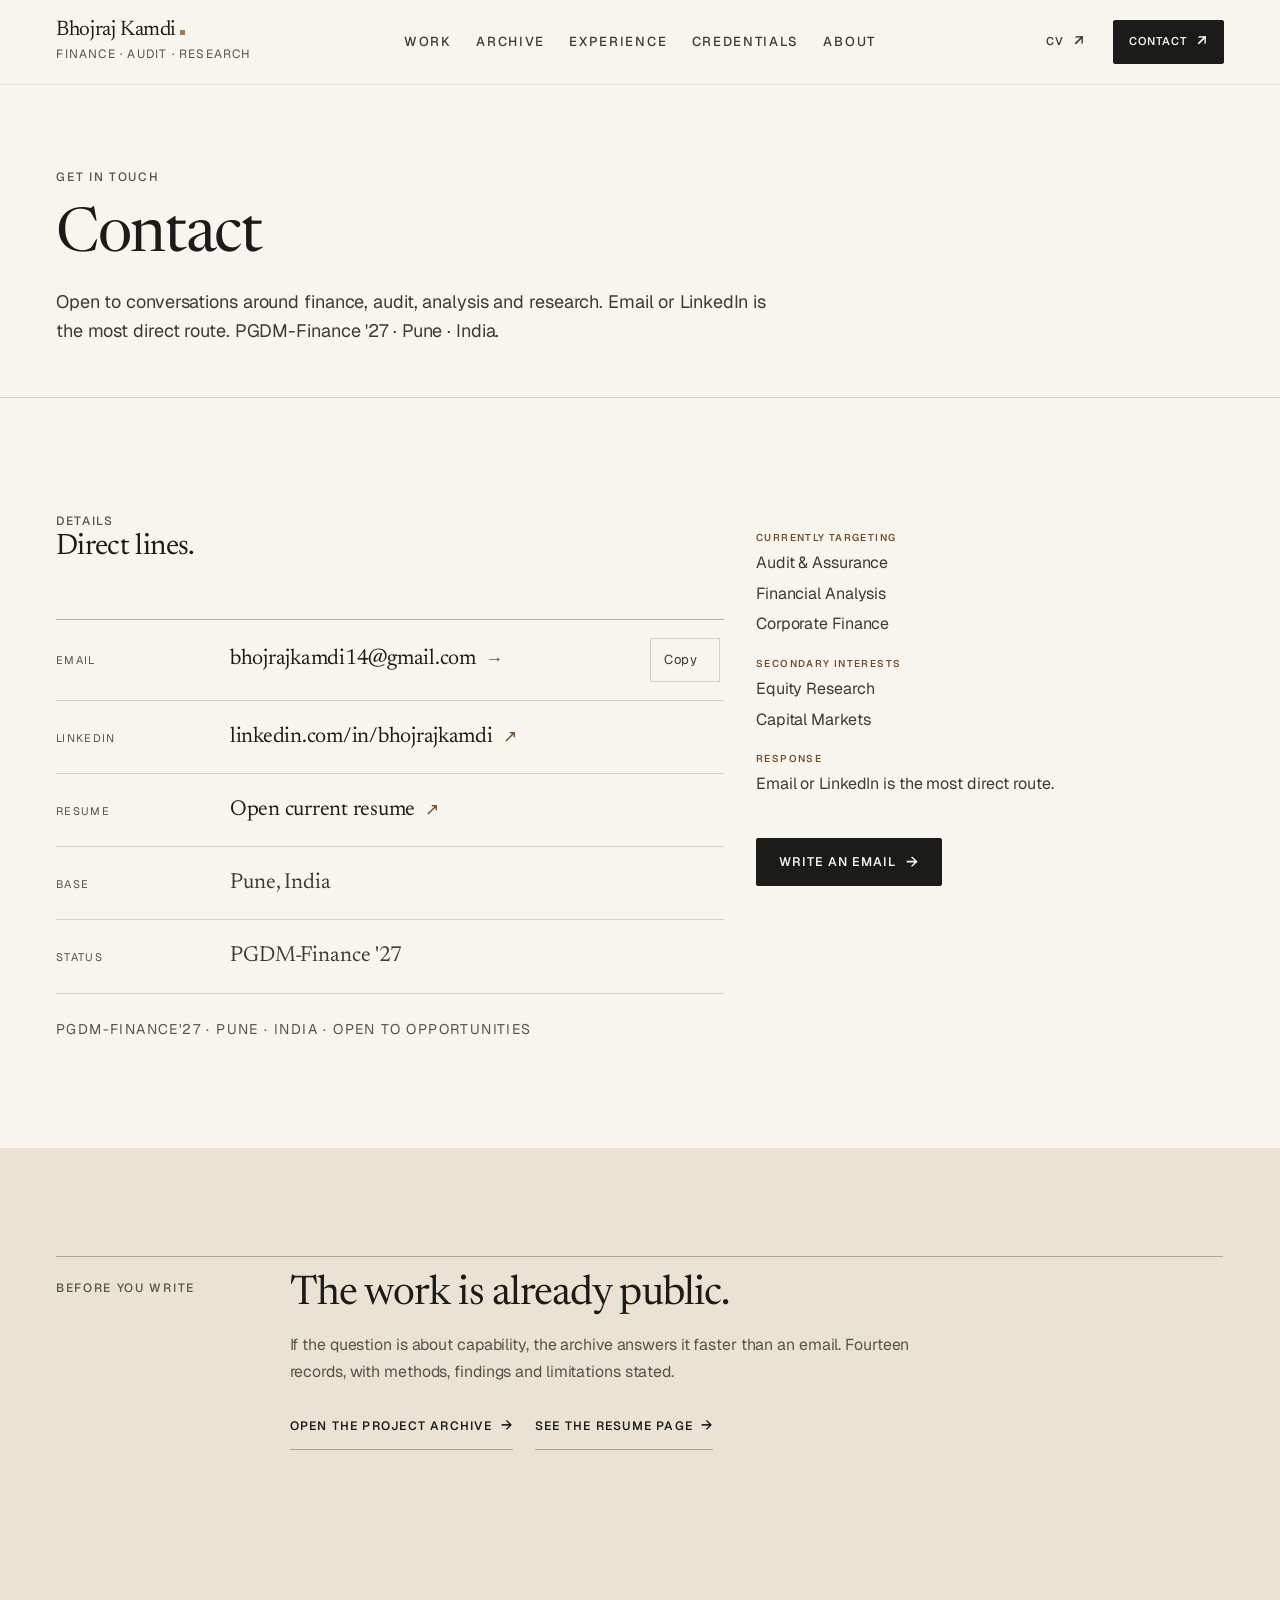
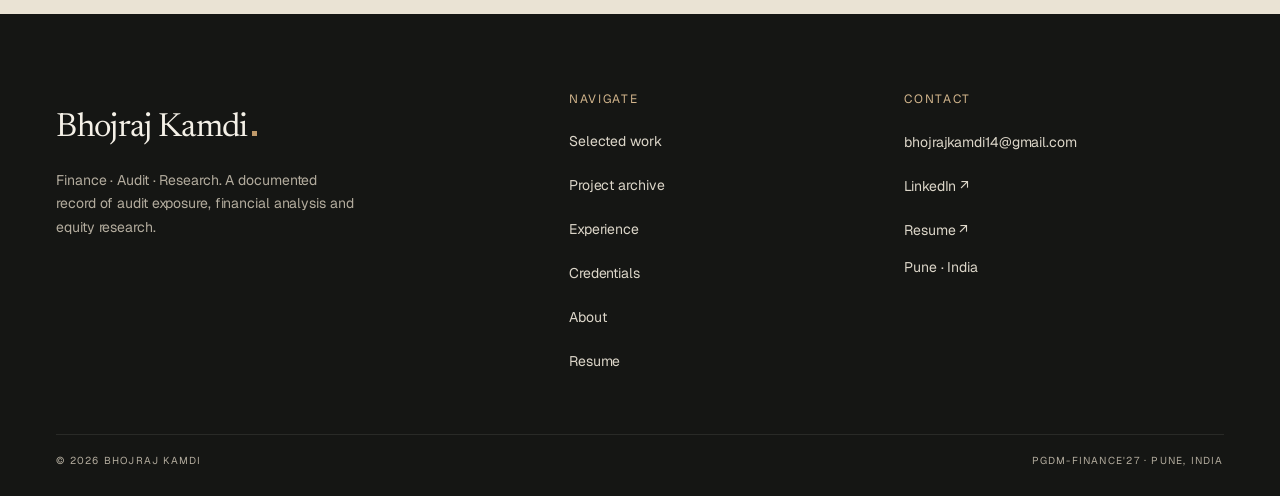
<file: contact.html>
<!DOCTYPE html>
<html lang="en">
<head>
  <meta charset="UTF-8">
  <meta name="viewport" content="width=device-width, initial-scale=1.0">
  <title>Contact — Bhojraj Kamdi</title>
  <meta name="description" content="Contact Bhojraj Kamdi — email, LinkedIn, or the current resume. Based in Pune, India.">
  <link rel="canonical" href="https://bhojrajkamdi-1473.github.io/portfolio/contact.html">
  <meta property="og:title" content="Contact — Bhojraj Kamdi">
  <meta property="og:description" content="Open to conversations around finance, audit, analysis and research. email or LinkedIn.">
  <meta property="og:type" content="website">
  <meta property="og:url" content="https://bhojrajkamdi-1473.github.io/portfolio/contact.html">
  <meta property="og:image" content="https://bhojrajkamdi-1473.github.io/portfolio/assets/og-bhojraj-kamdi.jpg">
  <meta property="og:image:width" content="1200">
  <meta property="og:image:height" content="630">
  <meta property="og:image:alt" content="Bhojraj Kamdi — finance, audit and research portfolio cover.">
  <meta name="twitter:card" content="summary_large_image">
  <meta name="twitter:title" content="Contact — Bhojraj Kamdi">
  <meta name="twitter:description" content="Email or LinkedIn — based in Pune, India.">
  <meta name="twitter:image" content="https://bhojrajkamdi-1473.github.io/portfolio/assets/og-bhojraj-kamdi.jpg">
  <meta name="theme-color" content="#F3EFE5">
  <link rel="icon" type="image/svg+xml" href="assets/favicon.svg">
  <link rel="preconnect" href="https://fonts.googleapis.com">
  <link rel="preconnect" href="https://fonts.gstatic.com" crossorigin>
  <link href="https://fonts.googleapis.com/css2?family=Geist:wght@300..800&family=Newsreader:ital,opsz,wght@0,6..72,300..700;1,6..72,300..700&display=swap" rel="stylesheet">
  <link rel="stylesheet" href="assets/styles.css?v=8">
  <noscript><style>.rv{opacity:1 !important;transform:none !important;}</style></noscript>
</head>
<body>
  <a class="skip-link" href="#main">Skip to content</a>

  <header class="masthead" id="topbar">
    <div class="masthead-inner">
      <a class="wordmark" href="index.html">
        <span class="wordmark-name">Bhojraj Kamdi</span>
        <span class="wordmark-meta">Finance · Audit · Research</span>
      </a>
      <nav class="nav" aria-label="Primary">
        <ul>
          <li><a href="index.html#work">Work</a></li>
          <li><a href="projects.html">Archive</a></li>
          <li><a href="index.html#experience">Experience</a></li>
          <li><a href="index.html#credentials">Credentials</a></li>
          <li><a href="index.html#about">About</a></li>
        </ul>
      </nav>
      <div class="masthead-actions">
        <a class="btn btn--quiet btn--sm" href="https://docs.google.com/document/d/1BFeB2oi3oYkQRqjwEmUpC3M__p_ACSpZ/edit" target="_blank" rel="noopener noreferrer">CV <span class="arrow">↗</span></a>
        <a class="btn btn--solid btn--sm" href="#contact">Contact <span class="arrow">↗</span></a>
      </div>
      <button class="menu-btn" id="navToggle" aria-expanded="false" aria-label="Open menu" aria-controls="mobileMenu">
        Menu
        <span class="menu-icon" aria-hidden="true"><i></i><i></i></span>
      </button>
    </div>
  </header>

  <div class="menu-panel" id="mobileMenu">
    <nav aria-label="Mobile">
      <a href="index.html#work">Work</a>
      <a href="projects.html">Archive</a>
      <a href="index.html#experience">Experience</a>
      <a href="index.html#credentials">Credentials</a>
      <a href="index.html#about">About</a>
      <a href="index.html#contact">Contact</a>
      <a href="https://docs.google.com/document/d/1BFeB2oi3oYkQRqjwEmUpC3M__p_ACSpZ/edit" target="_blank" rel="noopener noreferrer">Resume ↗</a>
    </nav>
    <div class="menu-foot" role="navigation" aria-label="Menu contact">
      <a href="https://www.linkedin.com/in/bhojrajkamdi" target="_blank" rel="noopener noreferrer">LinkedIn ↗</a>
      <a href="mailto:bhojrajkamdi14@gmail.com">Email</a>
      <span>Pune, India</span>
    </div>
  </div>

  <main id="main" tabindex="-1">
    <section class="page-hero" aria-labelledby="contact-title">
      <div class="container">
        <p class="sec-label">Get in touch</p>
        <h1 class="rv" id="contact-title">Contact</h1>
        <p class="lead rv d1">Open to conversations around finance, audit, analysis and research. Email or LinkedIn is the most direct route. PGDM-Finance '27 · Pune · India.</p>
      </div>
    </section>

    <section class="section" id="contact" aria-labelledby="contact-details">
      <div class="container">
        <div class="grid12">
          <div class="col-7 rv">
            <p class="sec-label">Details</p>
            <h2 class="sec-title" id="contact-details" style="font-size:clamp(1.5rem,2.3vw,2rem);">Direct lines.</h2>
            <div class="contact-lines">
              <div class="contact-line">
                <span class="contact-kicker">Email</span>
                <a class="contact-value" href="mailto:bhojrajkamdi14@gmail.com">bhojrajkamdi14@gmail.com <span class="arrow">→</span></a>
                <span class="copy-wrap">
                  <button class="copy-btn" type="button" data-copy-email="bhojrajkamdi14@gmail.com">
                    <span data-copy-label>Copy</span>
                    <span class="copy-icon" aria-hidden="true"><svg class="icon" viewBox="0 0 24 24" fill="none" stroke="currentColor" stroke-width="1.6" stroke-linecap="round" stroke-linejoin="round" aria-hidden="true" focusable="false"><rect x="9" y="9" width="11" height="11" rx="2"/><path d="M5 15H4a2 2 0 0 1-2-2V4a2 2 0 0 1 2-2h9a2 2 0 0 1 2 2v1"/></svg></span>
                  </button>
                  <span class="copy-status" role="status" aria-live="polite"></span>
                </span>
              </div>
              <div class="contact-line">
                <span class="contact-kicker">LinkedIn</span>
                <a class="contact-value" href="https://www.linkedin.com/in/bhojrajkamdi" target="_blank" rel="noopener noreferrer">linkedin.com/in/bhojrajkamdi <span class="arrow">↗</span></a>
                <span></span>
              </div>
              <div class="contact-line">
                <span class="contact-kicker">Resume</span>
                <a class="contact-value" href="https://docs.google.com/document/d/1BFeB2oi3oYkQRqjwEmUpC3M__p_ACSpZ/edit" target="_blank" rel="noopener noreferrer">Open current resume <span class="arrow">↗</span></a>
                <span></span>
              </div>
              <div class="contact-line">
                <span class="contact-kicker">Base</span>
                <span class="contact-static">Pune, India</span>
                <span></span>
              </div>
              <div class="contact-line">
                <span class="contact-kicker">Status</span>
                <span class="contact-static">PGDM-Finance '27</span>
                <span></span>
              </div>
            </div>
            <p class="contact-meta">PGDM-Finance'27 · Pune · India · Open to opportunities</p>
          </div>

          <div class="col-5 rv d1">
            <div class="contact-target">
              <p><b>Currently targeting</b><span>Audit &amp; Assurance</span><span>Financial Analysis</span><span>Corporate Finance</span></p>
              <p><b>Secondary interests</b><span>Equity Research</span><span>Capital Markets</span></p>
              <p><b>Response</b><span>Email or LinkedIn is the most direct route.</span></p>
            </div>
            <p class="mt-8"><a class="btn btn--solid" href="mailto:bhojrajkamdi14@gmail.com">Write an email <span class="arrow">→</span></a></p>
          </div>
        </div>
      </div>
    </section>

    <section class="section section--stone" aria-labelledby="contact-next">
      <div class="container">
        <div class="sec-head rv">
          <p class="sec-label">Before you write</p>
          <div>
            <h2 class="sec-title" id="contact-next">The work is already public.</h2>
            <p class="sec-lead">If the question is about capability, the archive answers it faster than an email. Fourteen records, with methods, findings and limitations stated.</p>
            <div class="sec-aside">
              <a class="link-arrow" href="projects.html">Open the project archive <span class="arrow">→</span></a>
              <a class="link-arrow" href="resume.html">See the resume page <span class="arrow">→</span></a>
            </div>
          </div>
        </div>
      </div>
    </section>
  </main>

  <footer class="footer">
    <div class="container">
      <div class="footer-top">
        <div class="footer-brand">
          <p class="wordmark-name">Bhojraj Kamdi</p>
          <p>Finance · Audit · Research. A documented record of audit exposure, financial analysis and equity research.</p>
        </div>
        <div>
          <p class="footer-h">Navigate</p>
          <nav class="footer-nav" aria-label="Footer">
            <a href="index.html#work">Selected work</a>
            <a href="projects.html">Project archive</a>
            <a href="experience.html">Experience</a>
            <a href="certifications.html">Credentials</a>
            <a href="about.html">About</a>
            <a href="resume.html">Resume</a>
          </nav>
        </div>
        <div>
          <p class="footer-h">Contact</p>
          <div class="footer-contact">
            <a href="mailto:bhojrajkamdi14@gmail.com">bhojrajkamdi14@gmail.com</a>
            <a href="https://www.linkedin.com/in/bhojrajkamdi" target="_blank" rel="noopener noreferrer">LinkedIn ↗</a>
            <a href="https://docs.google.com/document/d/1BFeB2oi3oYkQRqjwEmUpC3M__p_ACSpZ/edit" target="_blank" rel="noopener noreferrer">Resume ↗</a>
            <span>Pune · India</span>
          </div>
        </div>
      </div>
      <div class="footer-bottom">
        <span>© <span id="year">2026</span> Bhojraj Kamdi</span>
        <span>PGDM-Finance'27 · Pune, India</span>
      </div>
    </div>
  </footer>

  <script src="assets/main.js?v=5"></script>
</body>
</html>
</file>
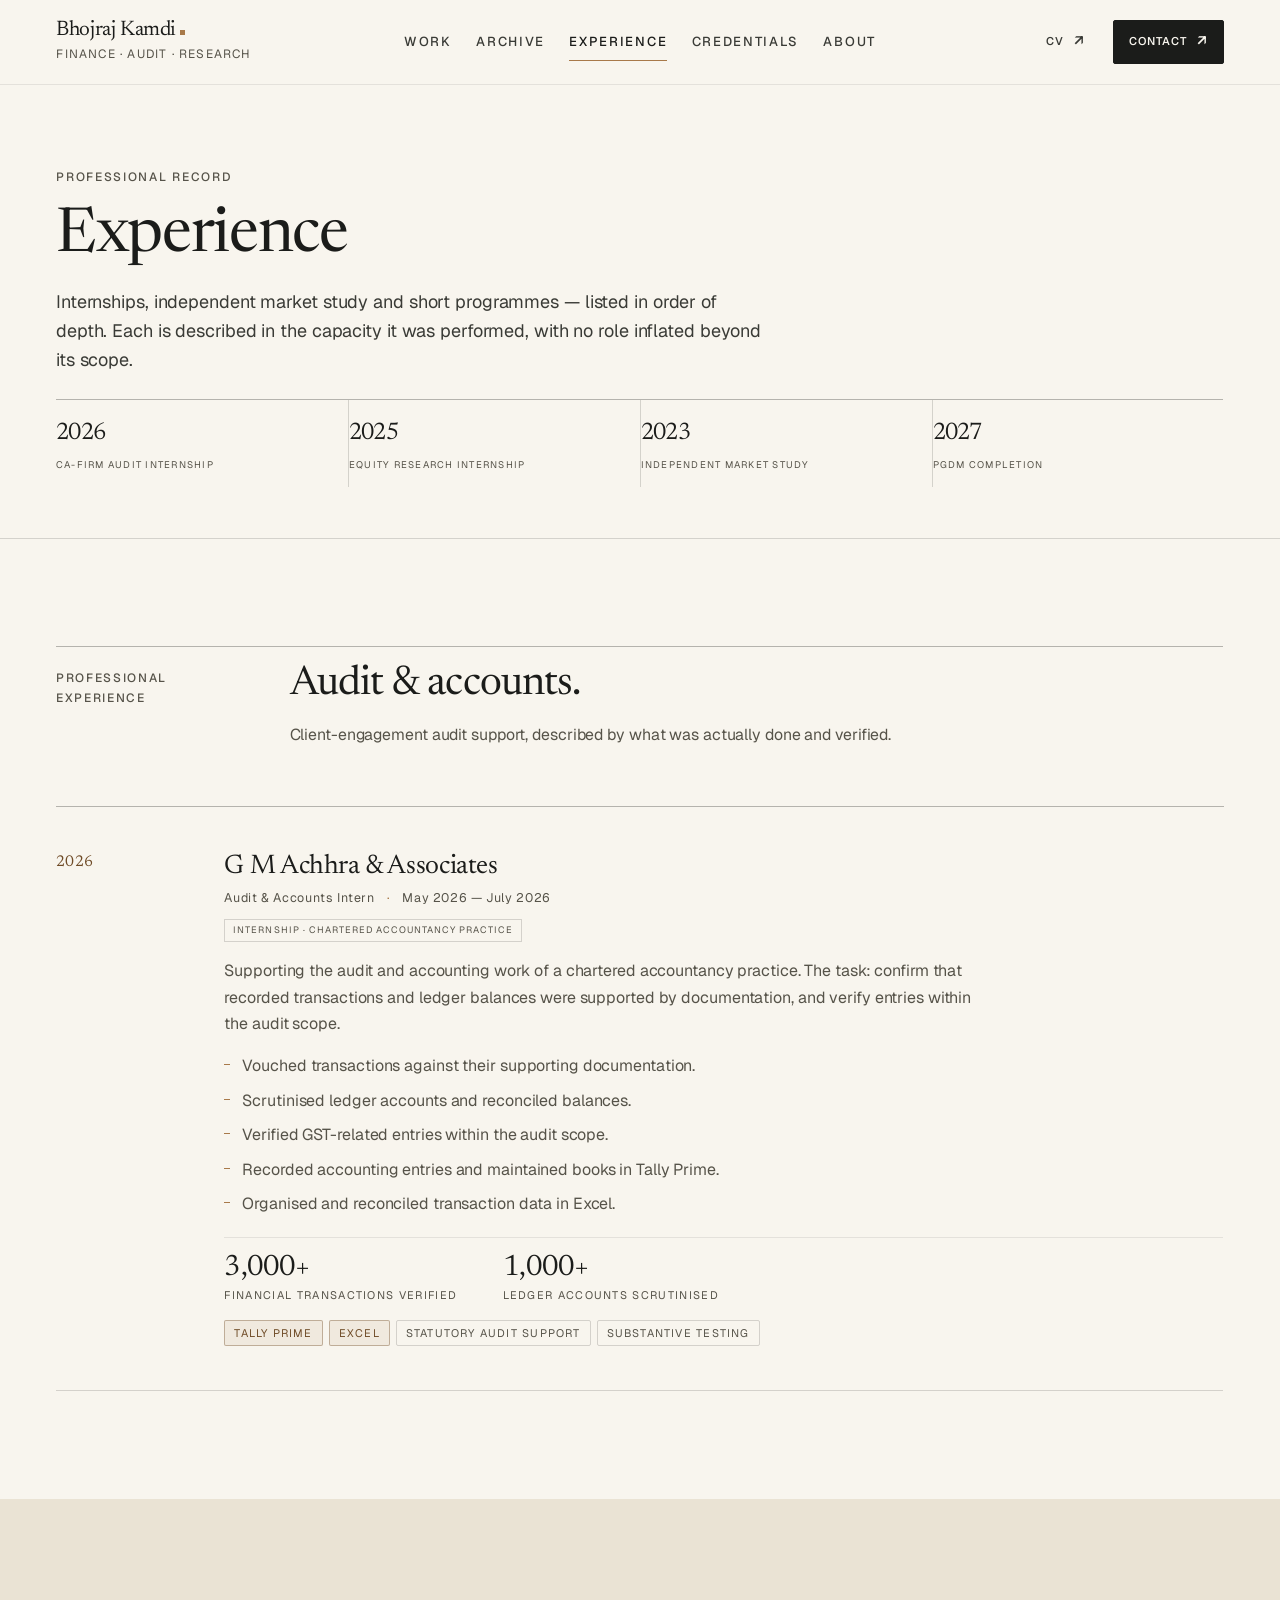
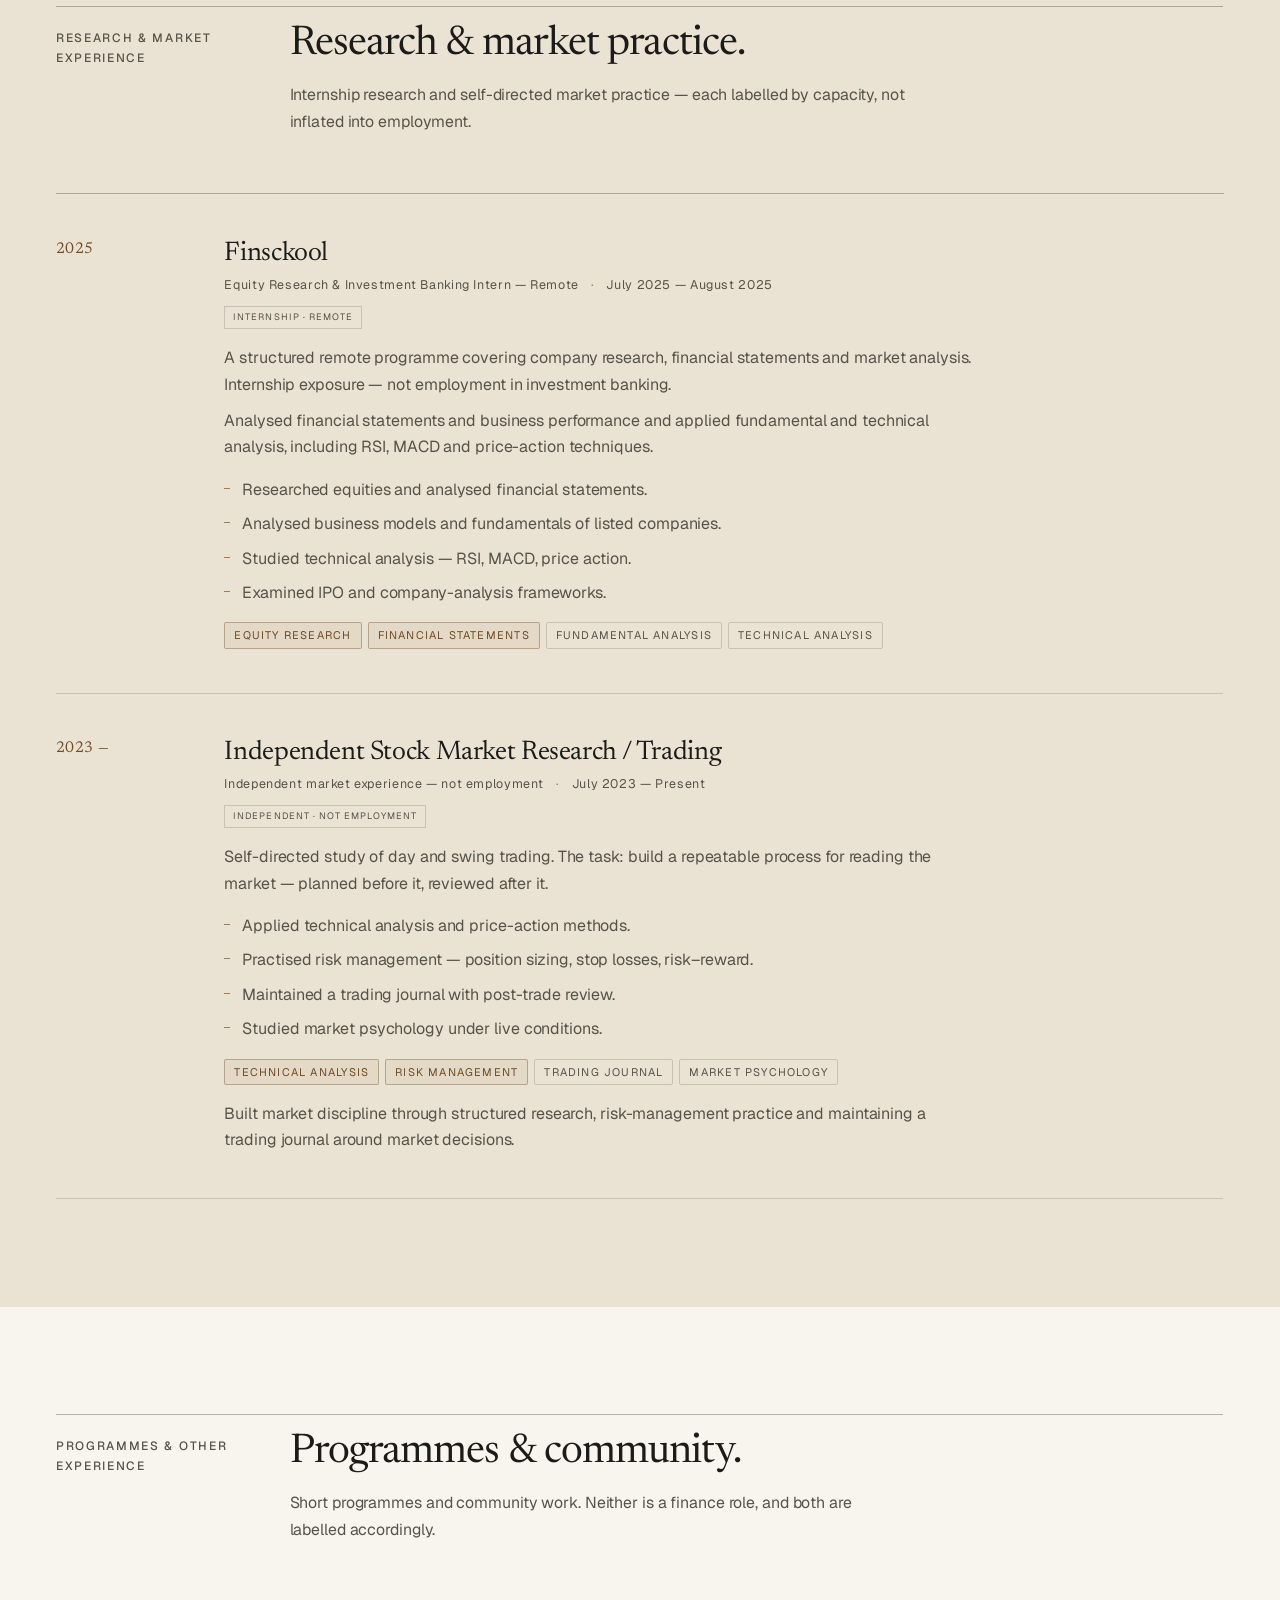
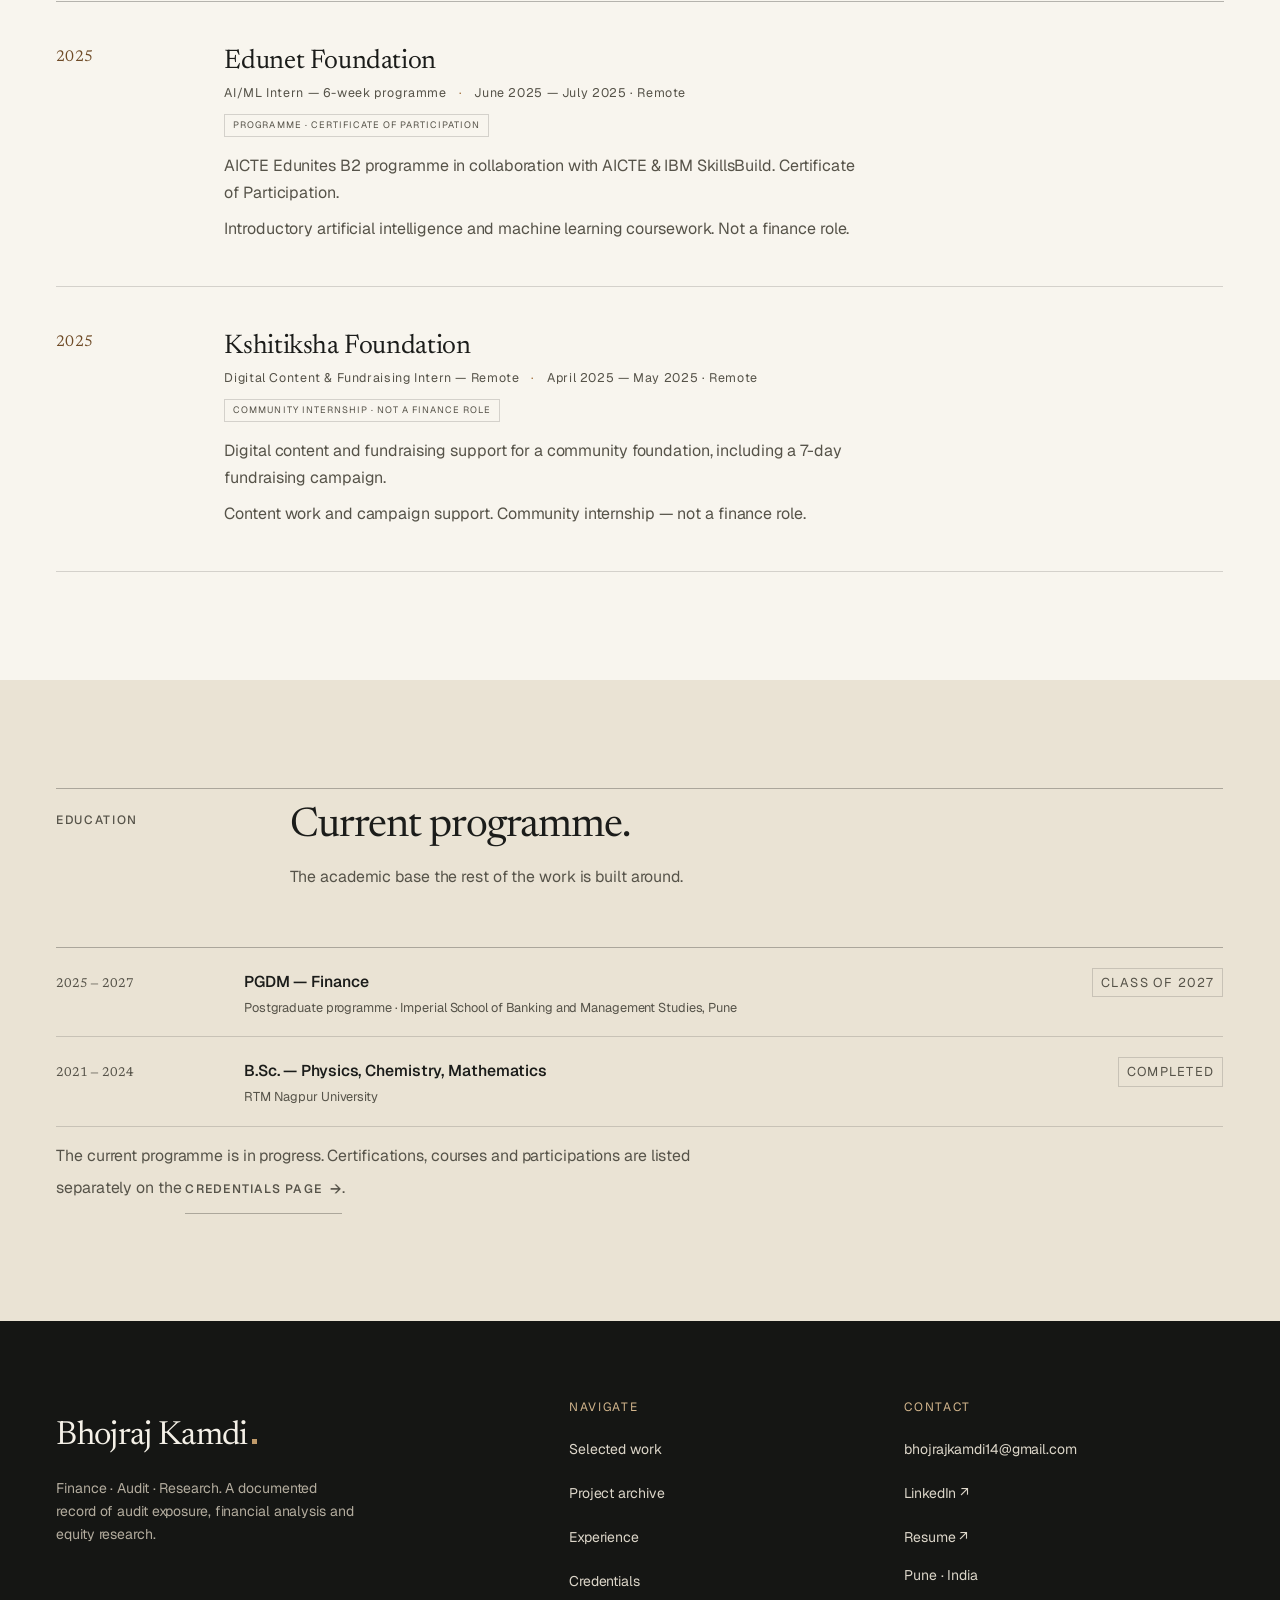
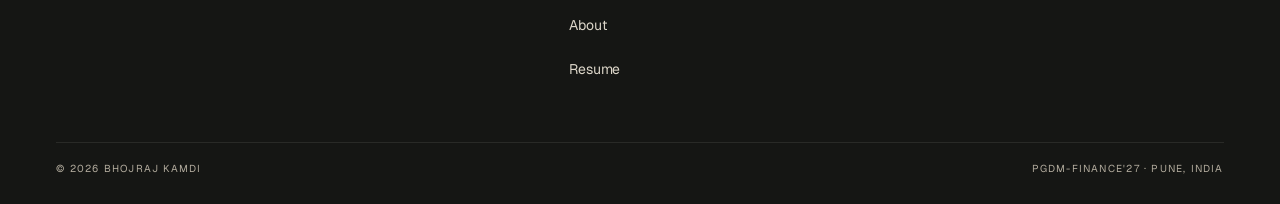
<file: experience.html>
<!DOCTYPE html>
<html lang="en">
<head>
  <meta charset="UTF-8">
  <meta name="viewport" content="width=device-width, initial-scale=1.0">
  <title>Experience — Bhojraj Kamdi</title>
  <meta name="description" content="Experience of Bhojraj Kamdi — audit and accounts internship at G M Achhra & Associates, equity research internship at Finsckool, and independent market study.">
  <link rel="canonical" href="https://bhojrajkamdi-1473.github.io/portfolio/experience.html">
  <meta property="og:title" content="Experience — Bhojraj Kamdi">
  <meta property="og:description" content="Audit and accounts internship, equity research internship and independent market study — each described in the capacity it was performed.">
  <meta property="og:type" content="website">
  <meta property="og:url" content="https://bhojrajkamdi-1473.github.io/portfolio/experience.html">
  <meta property="og:image" content="https://bhojrajkamdi-1473.github.io/portfolio/assets/og-bhojraj-kamdi.jpg">
  <meta property="og:image:width" content="1200">
  <meta property="og:image:height" content="630">
  <meta property="og:image:alt" content="Bhojraj Kamdi — finance, audit and research portfolio cover.">
  <meta name="twitter:card" content="summary_large_image">
  <meta name="twitter:title" content="Experience — Bhojraj Kamdi">
  <meta name="twitter:description" content="Audit internship, equity research internship and independent market study.">
  <meta name="twitter:image" content="https://bhojrajkamdi-1473.github.io/portfolio/assets/og-bhojraj-kamdi.jpg">
  <meta name="theme-color" content="#F3EFE5">
  <link rel="icon" type="image/svg+xml" href="assets/favicon.svg">
  <link rel="preconnect" href="https://fonts.googleapis.com">
  <link rel="preconnect" href="https://fonts.gstatic.com" crossorigin>
  <link href="https://fonts.googleapis.com/css2?family=Geist:wght@300..800&family=Newsreader:ital,opsz,wght@0,6..72,300..700;1,6..72,300..700&display=swap" rel="stylesheet">
  <link rel="stylesheet" href="assets/styles.css?v=8">
  <noscript><style>.rv{opacity:1 !important;transform:none !important;}</style></noscript>
</head>
<body>
  <a class="skip-link" href="#main">Skip to content</a>

  <header class="masthead" id="topbar">
    <div class="masthead-inner">
      <a class="wordmark" href="index.html">
        <span class="wordmark-name">Bhojraj Kamdi</span>
        <span class="wordmark-meta">Finance · Audit · Research</span>
      </a>
      <nav class="nav" aria-label="Primary">
        <ul>
          <li><a href="index.html#work">Work</a></li>
          <li><a href="projects.html">Archive</a></li>
          <li><a href="experience.html" aria-current="page">Experience</a></li>
          <li><a href="index.html#credentials">Credentials</a></li>
          <li><a href="index.html#about">About</a></li>
        </ul>
      </nav>
      <div class="masthead-actions">
        <a class="btn btn--quiet btn--sm" href="https://docs.google.com/document/d/1BFeB2oi3oYkQRqjwEmUpC3M__p_ACSpZ/edit" target="_blank" rel="noopener noreferrer">CV <span class="arrow">↗</span></a>
        <a class="btn btn--solid btn--sm" href="index.html#contact">Contact <span class="arrow">↗</span></a>
      </div>
      <button class="menu-btn" id="navToggle" aria-expanded="false" aria-label="Open menu" aria-controls="mobileMenu">
        Menu
        <span class="menu-icon" aria-hidden="true"><i></i><i></i></span>
      </button>
    </div>
  </header>

  <div class="menu-panel" id="mobileMenu">
    <nav aria-label="Mobile">
      <a href="index.html#work">Work</a>
      <a href="projects.html">Archive</a>
      <a href="experience.html">Experience</a>
      <a href="index.html#credentials">Credentials</a>
      <a href="index.html#about">About</a>
      <a href="index.html#contact">Contact</a>
      <a href="https://docs.google.com/document/d/1BFeB2oi3oYkQRqjwEmUpC3M__p_ACSpZ/edit" target="_blank" rel="noopener noreferrer">Resume ↗</a>
    </nav>
    <div class="menu-foot" role="navigation" aria-label="Menu contact">
      <a href="https://www.linkedin.com/in/bhojrajkamdi" target="_blank" rel="noopener noreferrer">LinkedIn ↗</a>
      <a href="mailto:bhojrajkamdi14@gmail.com">Email</a>
      <span>Pune, India</span>
    </div>
  </div>

  <main id="main" tabindex="-1">
    <section class="page-hero" aria-labelledby="exp-title">
      <div class="container">
        <p class="sec-label">Professional record</p>
        <h1 class="rv" id="exp-title">Experience</h1>
        <p class="lead rv d1">Internships, independent market study and short programmes — listed in order of depth. Each is described in the capacity it was performed, with no role inflated beyond its scope.</p>
        <div class="fact-row rv d2" aria-label="Experience at a glance">
          <div class="fact"><b>2026</b><span>CA-firm audit internship</span></div>
          <div class="fact"><b>2025</b><span>Equity research internship</span></div>
          <div class="fact"><b>2023</b><span>Independent market study</span></div>
          <div class="fact"><b>2027</b><span>PGDM completion</span></div>
        </div>
      </div>
    </section>

    <!-- PROFESSIONAL -->
    <section class="section" aria-labelledby="professional-title">
      <div class="container">
        <div class="sec-head rv">
          <p class="sec-label">Professional experience</p>
          <div>
            <h2 class="sec-title" id="professional-title">Audit &amp; accounts.</h2>
            <p class="sec-lead">Client-engagement audit support, described by what was actually done and verified.</p>
          </div>
        </div>

        <div class="timeline">
          <article class="tl-item rv">
            <span class="tl-year">2026</span>
            <div class="tl-body">
              <h3 class="tl-org">G M Achhra &amp; Associates</h3>
              <p class="tl-role">Audit &amp; Accounts Intern <span class="dot">·</span> May 2026 — July 2026</p>
              <span class="tl-kind">Internship · Chartered accountancy practice</span>
              <p class="tl-text">Supporting the audit and accounting work of a chartered accountancy practice. The task: confirm that recorded transactions and ledger balances were supported by documentation, and verify entries within the audit scope.</p>
              <ul class="tl-actions">
                <li>Vouched transactions against their supporting documentation.</li>
                <li>Scrutinised ledger accounts and reconciled balances.</li>
                <li>Verified GST-related entries within the audit scope.</li>
                <li>Recorded accounting entries and maintained books in Tally Prime.</li>
                <li>Organised and reconciled transaction data in Excel.</li>
              </ul>
              <div class="result-strip">
                <div class="result-item"><b class="tnum">3,000+</b><span>Financial transactions verified</span></div>
                <div class="result-item"><b class="tnum">1,000+</b><span>Ledger accounts scrutinised</span></div>
              </div>
              <div class="tl-tags"><span class="pill pill--gold">Tally Prime</span><span class="pill pill--gold">Excel</span><span class="pill">Statutory audit support</span><span class="pill">Substantive testing</span></div>
            </div>
          </article>
        </div>
      </div>
    </section>

    <!-- RESEARCH & MARKET -->
    <section class="section section--stone" aria-labelledby="research-title">
      <div class="container">
        <div class="sec-head rv">
          <p class="sec-label">Research &amp; market experience</p>
          <div>
            <h2 class="sec-title" id="research-title">Research &amp; market practice.</h2>
            <p class="sec-lead">Internship research and self-directed market practice — each labelled by capacity, not inflated into employment.</p>
          </div>
        </div>

        <div class="timeline">
          <article class="tl-item rv">
            <span class="tl-year">2025</span>
            <div class="tl-body">
              <h3 class="tl-org">Finsckool</h3>
              <p class="tl-role">Equity Research &amp; Investment Banking Intern — Remote <span class="dot">·</span> July 2025 — August 2025</p>
              <span class="tl-kind">Internship · Remote</span>
              <p class="tl-text">A structured remote programme covering company research, financial statements and market analysis. Internship exposure — not employment in investment banking.</p>
              <p class="tl-text">Analysed financial statements and business performance and applied fundamental and technical analysis, including RSI, MACD and price-action techniques.</p>
              <ul class="tl-actions">
                <li>Researched equities and analysed financial statements.</li>
                <li>Analysed business models and fundamentals of listed companies.</li>
                <li>Studied technical analysis — RSI, MACD, price action.</li>
                <li>Examined IPO and company-analysis frameworks.</li>
              </ul>
              <div class="tl-tags"><span class="pill pill--gold">Equity research</span><span class="pill pill--gold">Financial statements</span><span class="pill">Fundamental analysis</span><span class="pill">Technical analysis</span></div>
            </div>
          </article>

          <article class="tl-item rv">
            <span class="tl-year">2023 —</span>
            <div class="tl-body">
              <h3 class="tl-org">Independent Stock Market Research / Trading</h3>
              <p class="tl-role">Independent market experience — not employment <span class="dot">·</span> July 2023 — Present</p>
              <span class="tl-kind">Independent · Not employment</span>
              <p class="tl-text">Self-directed study of day and swing trading. The task: build a repeatable process for reading the market — planned before it, reviewed after it.</p>
              <ul class="tl-actions">
                <li>Applied technical analysis and price-action methods.</li>
                <li>Practised risk management — position sizing, stop losses, risk–reward.</li>
                <li>Maintained a trading journal with post-trade review.</li>
                <li>Studied market psychology under live conditions.</li>
              </ul>
              <div class="tl-tags"><span class="pill pill--gold">Technical analysis</span><span class="pill pill--gold">Risk management</span><span class="pill">Trading journal</span><span class="pill">Market psychology</span></div>
              <p class="tl-text">Built market discipline through structured research, risk-management practice and maintaining a trading journal around market decisions.</p>
            </div>
          </article>
        </div>
      </div>
    </section>

    <!-- PROGRAMMES -->
    <section class="section" aria-labelledby="programmes-title">
      <div class="container">
        <div class="sec-head rv">
          <p class="sec-label">Programmes &amp; other experience</p>
          <div>
            <h2 class="sec-title" id="programmes-title">Programmes &amp; community.</h2>
            <p class="sec-lead">Short programmes and community work. Neither is a finance role, and both are labelled accordingly.</p>
          </div>
        </div>

        <div class="timeline">
          <article class="tl-item rv">
            <span class="tl-year">2025</span>
            <div class="tl-body">
              <h3 class="tl-org">Edunet Foundation</h3>
              <p class="tl-role">AI/ML Intern — 6-week programme <span class="dot">·</span> June 2025 — July 2025 · Remote</p>
              <span class="tl-kind">Programme · Certificate of participation</span>
              <p class="tl-text">AICTE Edunites B2 programme in collaboration with AICTE &amp; IBM SkillsBuild. Certificate of Participation.</p>
              <p class="tl-text">Introductory artificial intelligence and machine learning coursework. Not a finance role.</p>
            </div>
          </article>

          <article class="tl-item rv">
            <span class="tl-year">2025</span>
            <div class="tl-body">
              <h3 class="tl-org">Kshitiksha Foundation</h3>
              <p class="tl-role">Digital Content &amp; Fundraising Intern — Remote <span class="dot">·</span> April 2025 — May 2025 · Remote</p>
              <span class="tl-kind">Community internship · Not a finance role</span>
              <p class="tl-text">Digital content and fundraising support for a community foundation, including a 7-day fundraising campaign.</p>
              <p class="tl-text">Content work and campaign support. Community internship — not a finance role.</p>
            </div>
          </article>
        </div>
      </div>
    </section>

    <!-- EDUCATION -->
    <section class="section section--stone" aria-labelledby="education-title">
      <div class="container">
        <div class="sec-head rv">
          <p class="sec-label">Education</p>
          <div>
            <h2 class="sec-title" id="education-title">Current programme.</h2>
            <p class="sec-lead">The academic base the rest of the work is built around.</p>
          </div>
        </div>
        <div class="edu-list rv">
          <div class="edu-row">
            <span class="edu-year">2025 — 2027</span>
            <div><b>PGDM — Finance</b><span>Postgraduate programme · Imperial School of Banking and Management Studies, Pune</span></div>
            <span class="tl-kind">Class of 2027</span>
          </div>
          <div class="edu-row">
            <span class="edu-year">2021 — 2024</span>
            <div><b>B.Sc. — Physics, Chemistry, Mathematics</b><span>RTM Nagpur University</span></div>
            <span class="tl-kind">Completed</span>
          </div>
        </div>
        <p class="sec-lead mt-6">The current programme is in progress. Certifications, courses and participations are listed separately on the <a class="link-arrow" href="certifications.html">credentials page <span class="arrow">→</span></a>.</p>
      </div>
    </section>
  </main>

  <footer class="footer">
    <div class="container">
      <div class="footer-top">
        <div class="footer-brand">
          <p class="wordmark-name">Bhojraj Kamdi</p>
          <p>Finance · Audit · Research. A documented record of audit exposure, financial analysis and equity research.</p>
        </div>
        <div>
          <p class="footer-h">Navigate</p>
          <nav class="footer-nav" aria-label="Footer">
            <a href="index.html#work">Selected work</a>
            <a href="projects.html">Project archive</a>
            <a href="experience.html">Experience</a>
            <a href="certifications.html">Credentials</a>
            <a href="about.html">About</a>
            <a href="resume.html">Resume</a>
          </nav>
        </div>
        <div>
          <p class="footer-h">Contact</p>
          <div class="footer-contact">
            <a href="mailto:bhojrajkamdi14@gmail.com">bhojrajkamdi14@gmail.com</a>
            <a href="https://www.linkedin.com/in/bhojrajkamdi" target="_blank" rel="noopener noreferrer">LinkedIn ↗</a>
            <a href="https://docs.google.com/document/d/1BFeB2oi3oYkQRqjwEmUpC3M__p_ACSpZ/edit" target="_blank" rel="noopener noreferrer">Resume ↗</a>
            <span>Pune · India</span>
          </div>
        </div>
      </div>
      <div class="footer-bottom">
        <span>© <span id="year">2026</span> Bhojraj Kamdi</span>
        <span>PGDM-Finance'27 · Pune, India</span>
      </div>
    </div>
  </footer>

  <script src="assets/main.js?v=5"></script>
</body>
</html>
</file>
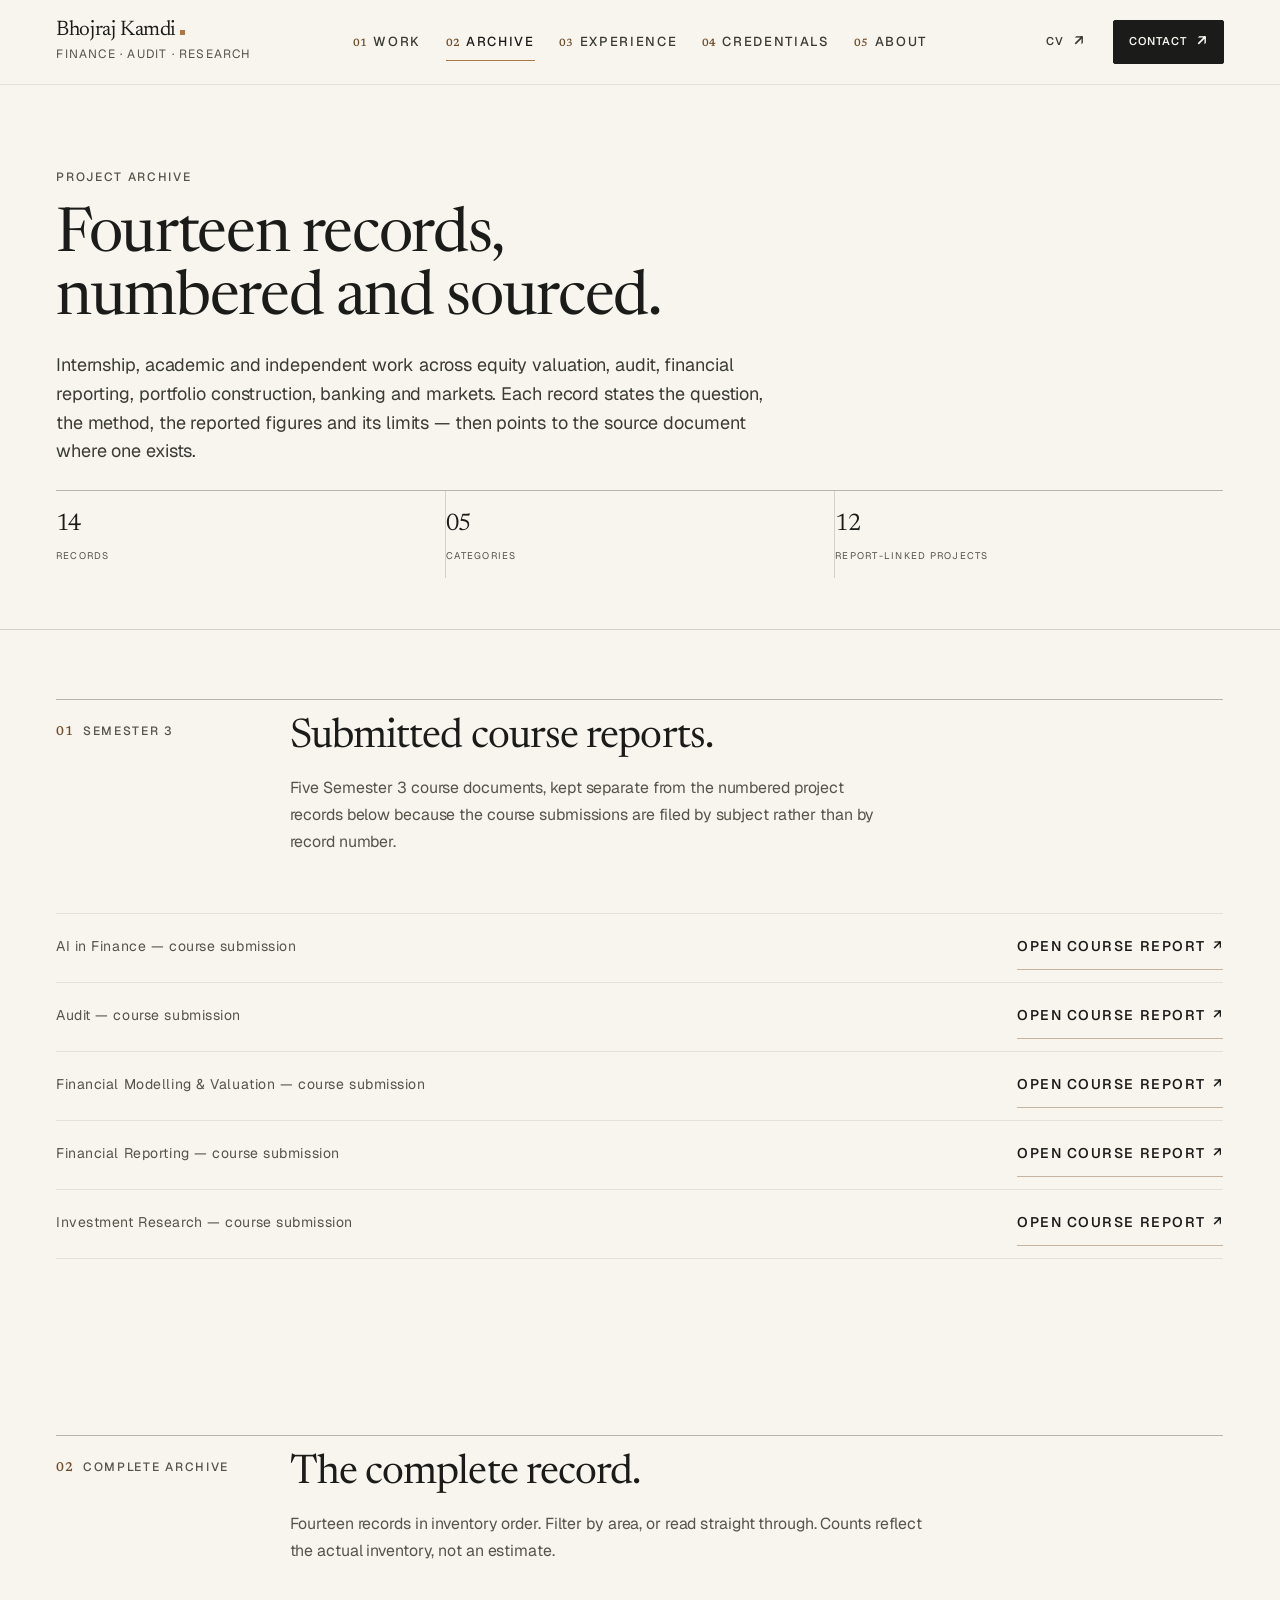
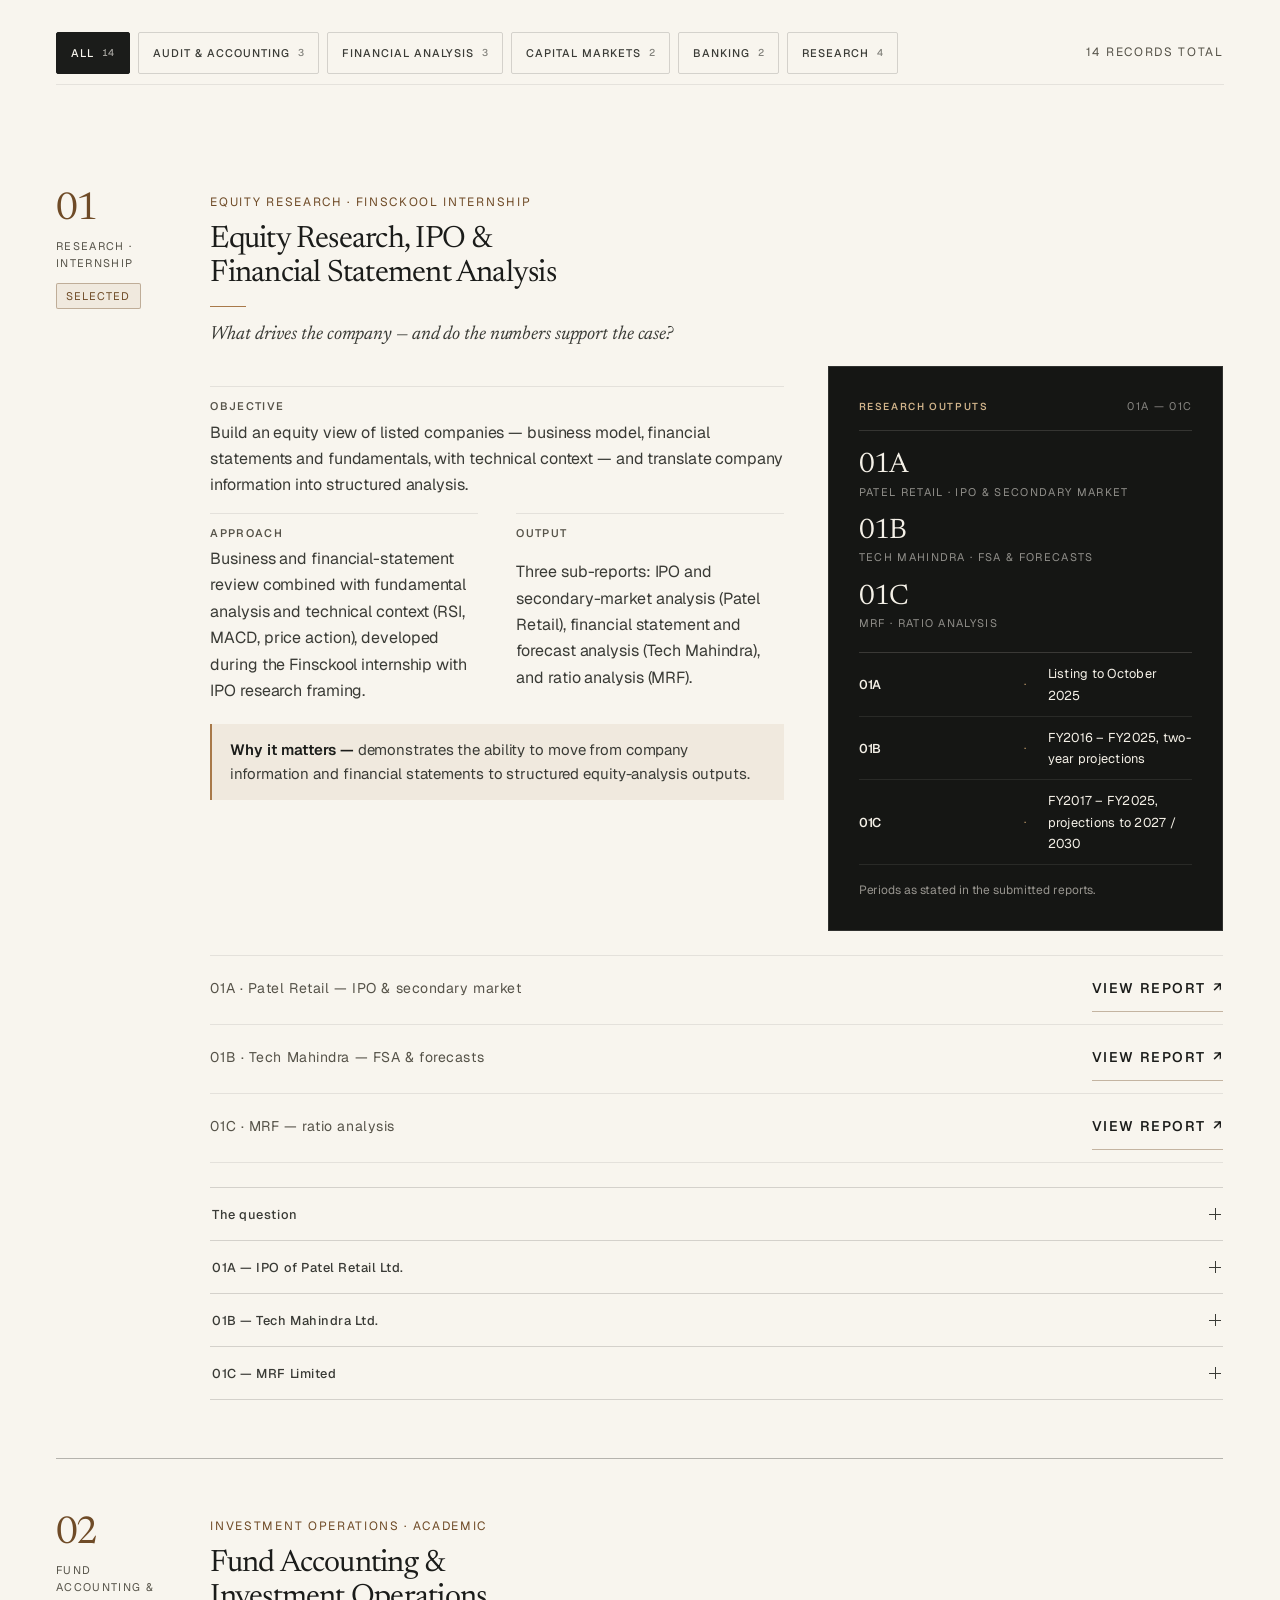
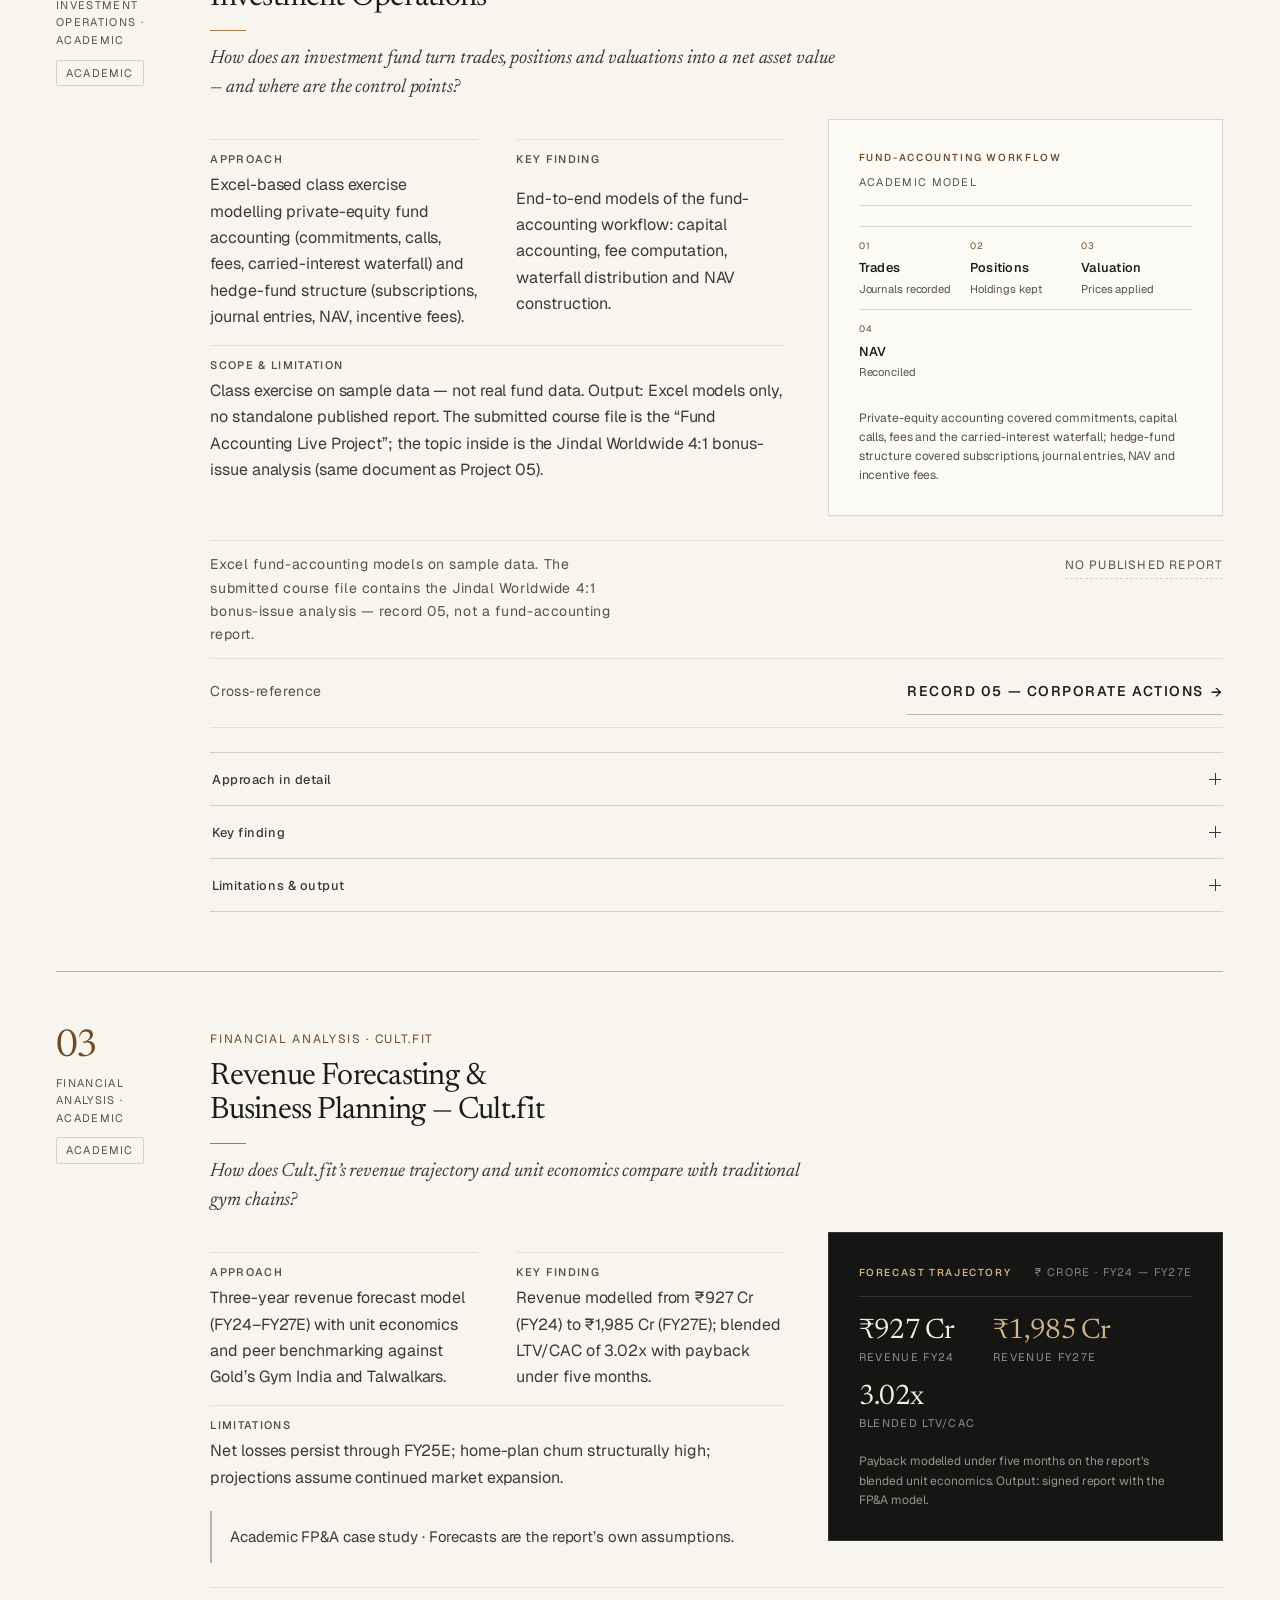
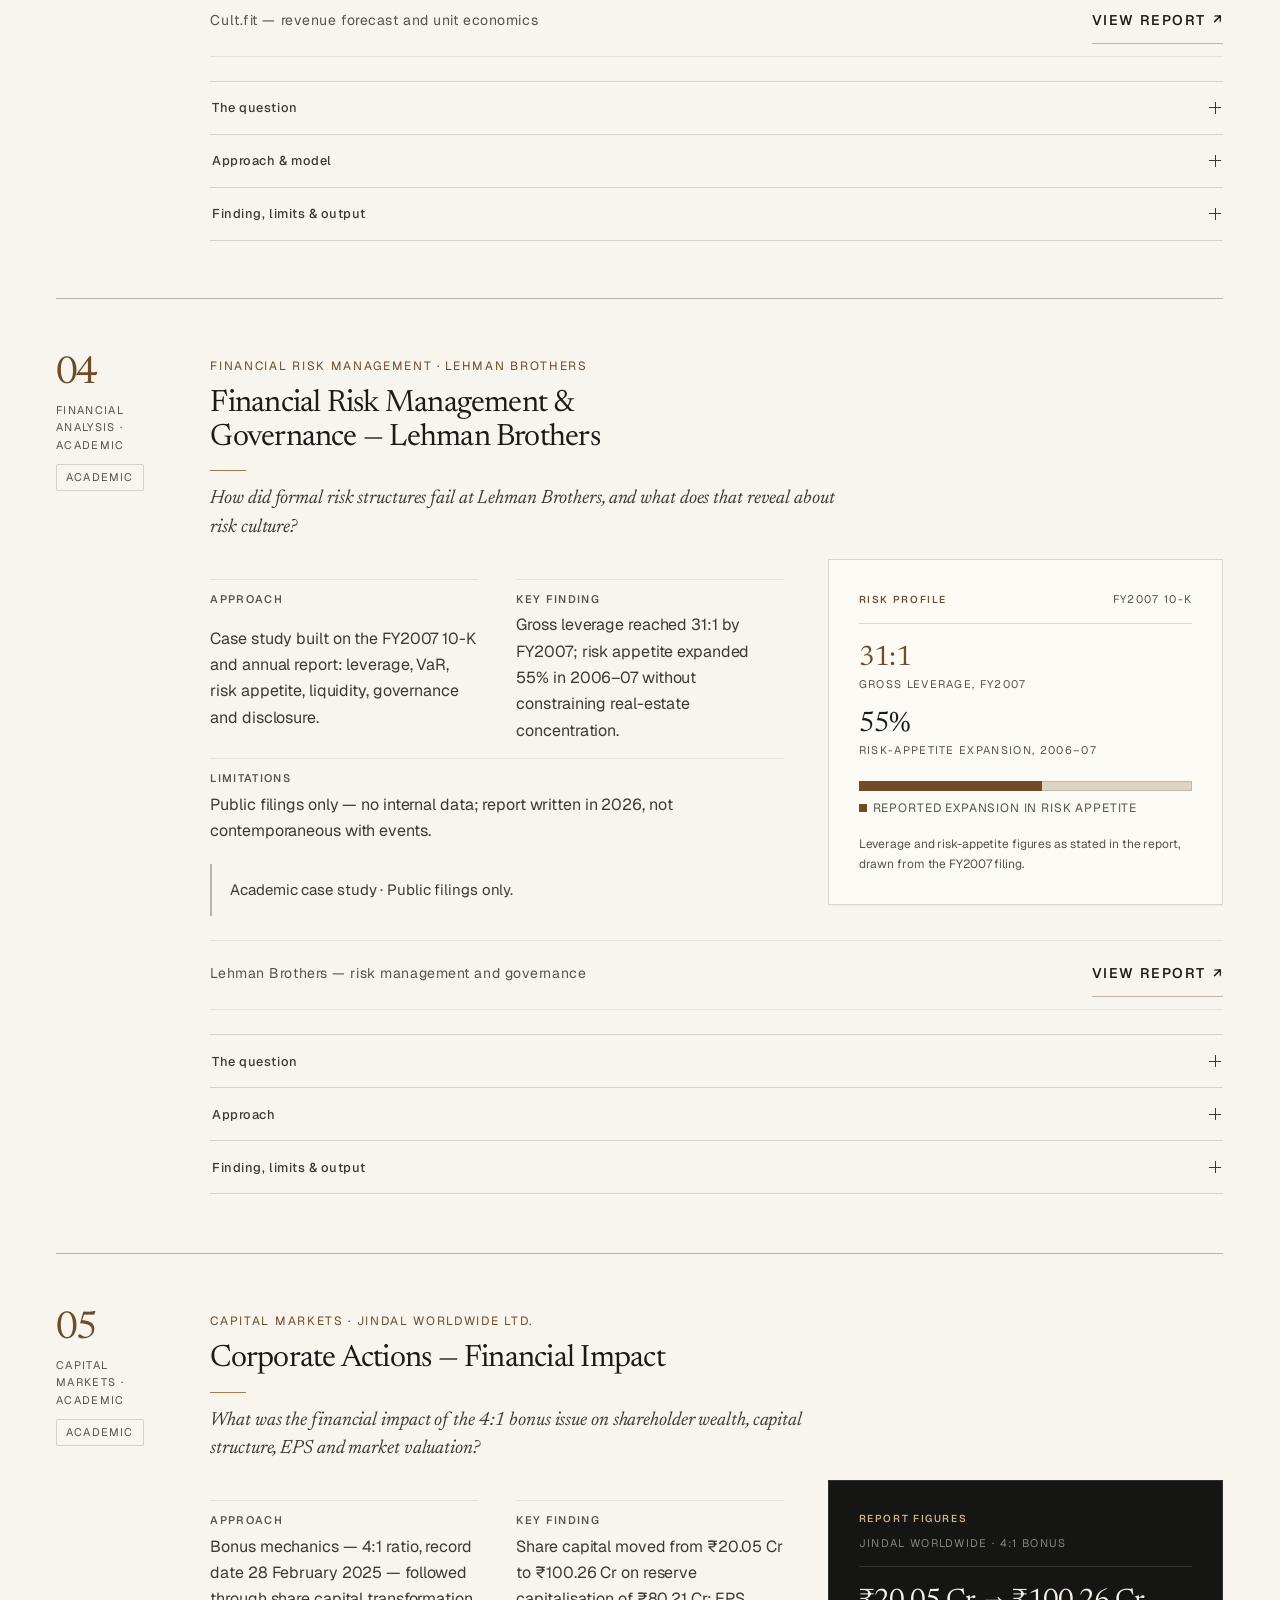
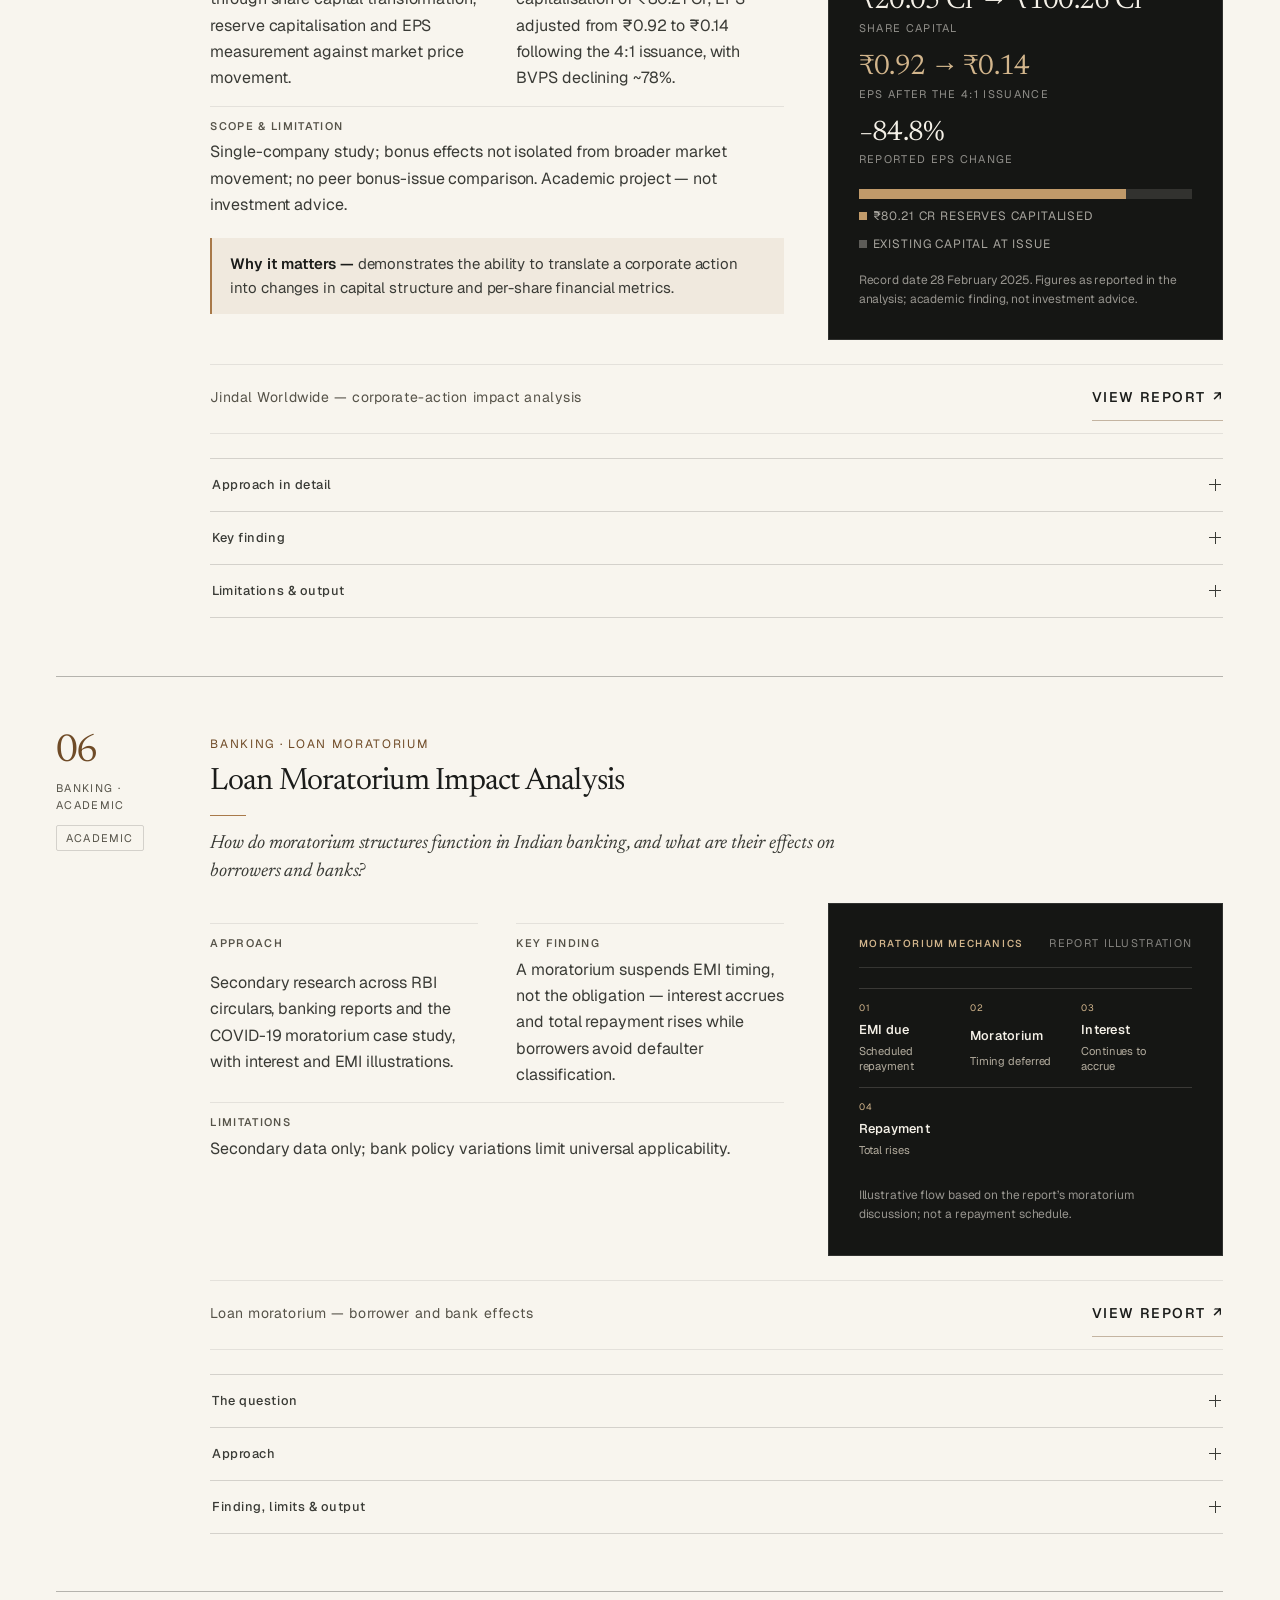
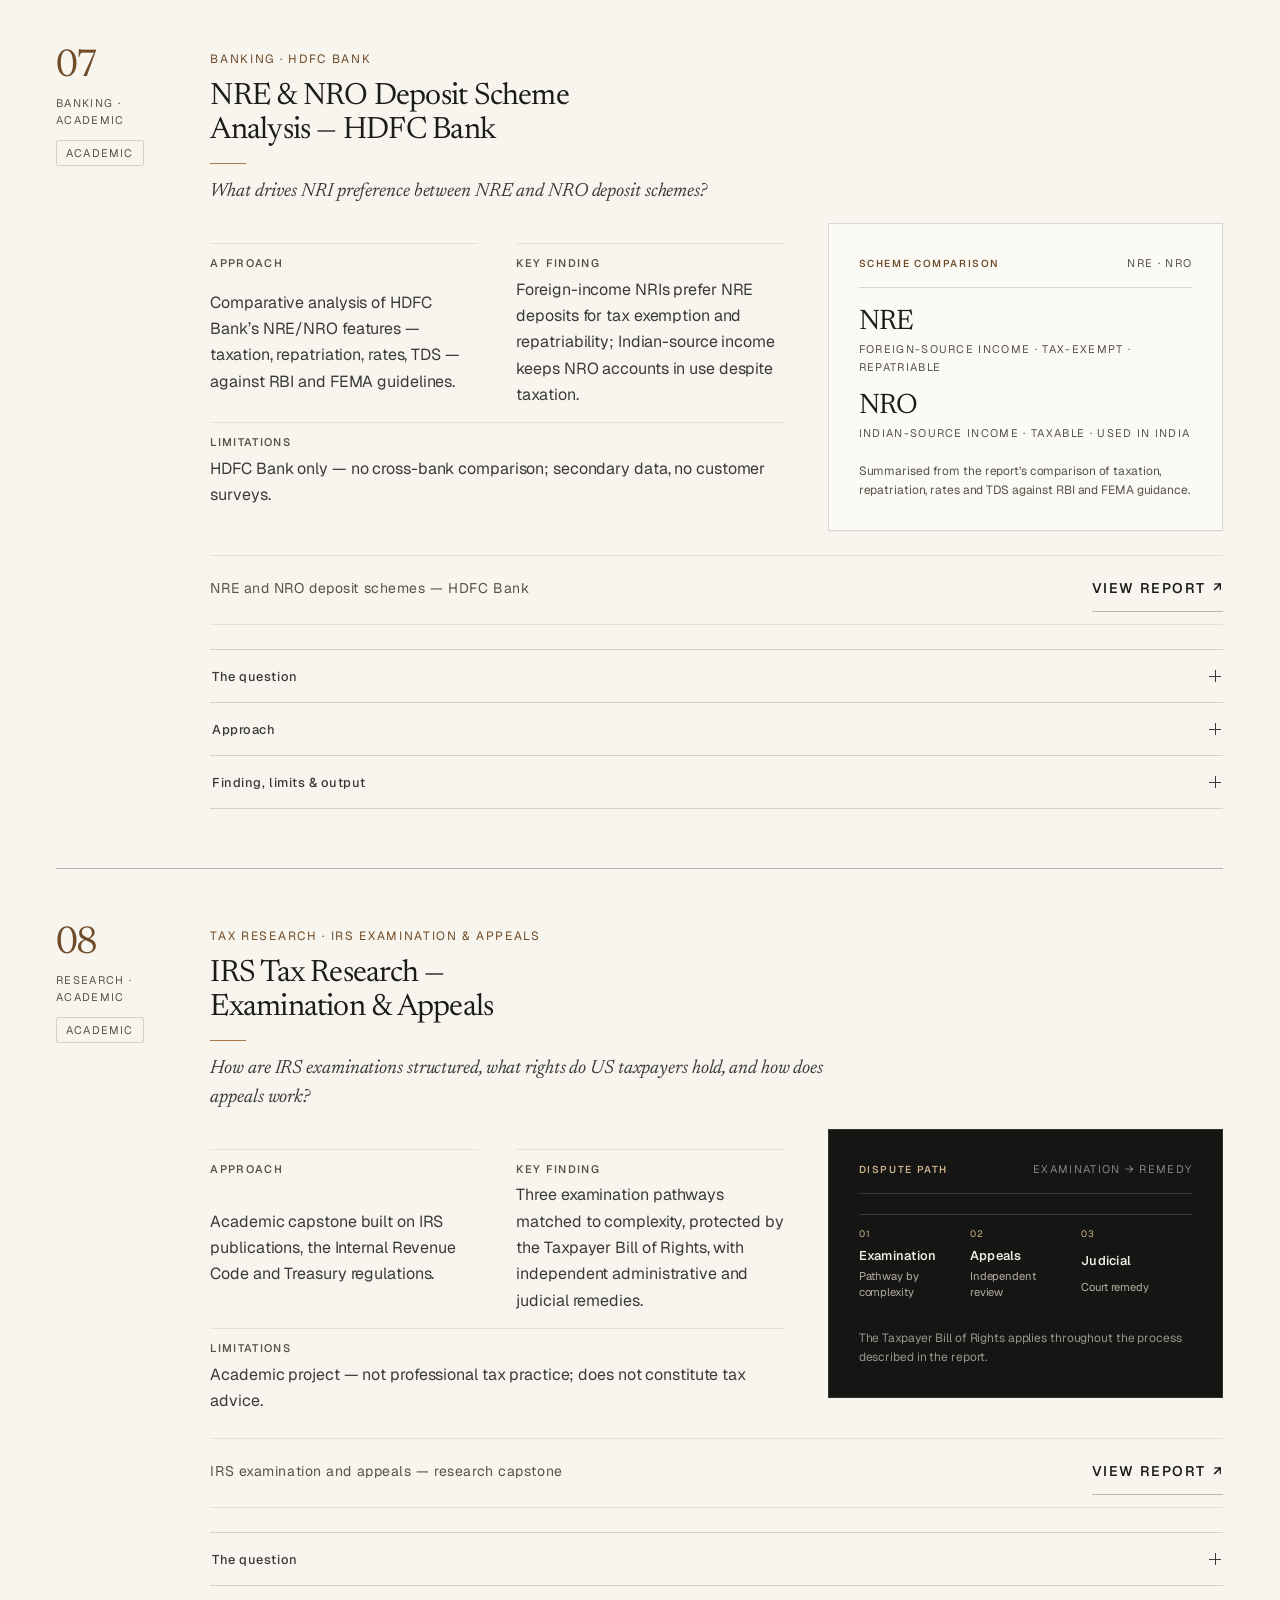
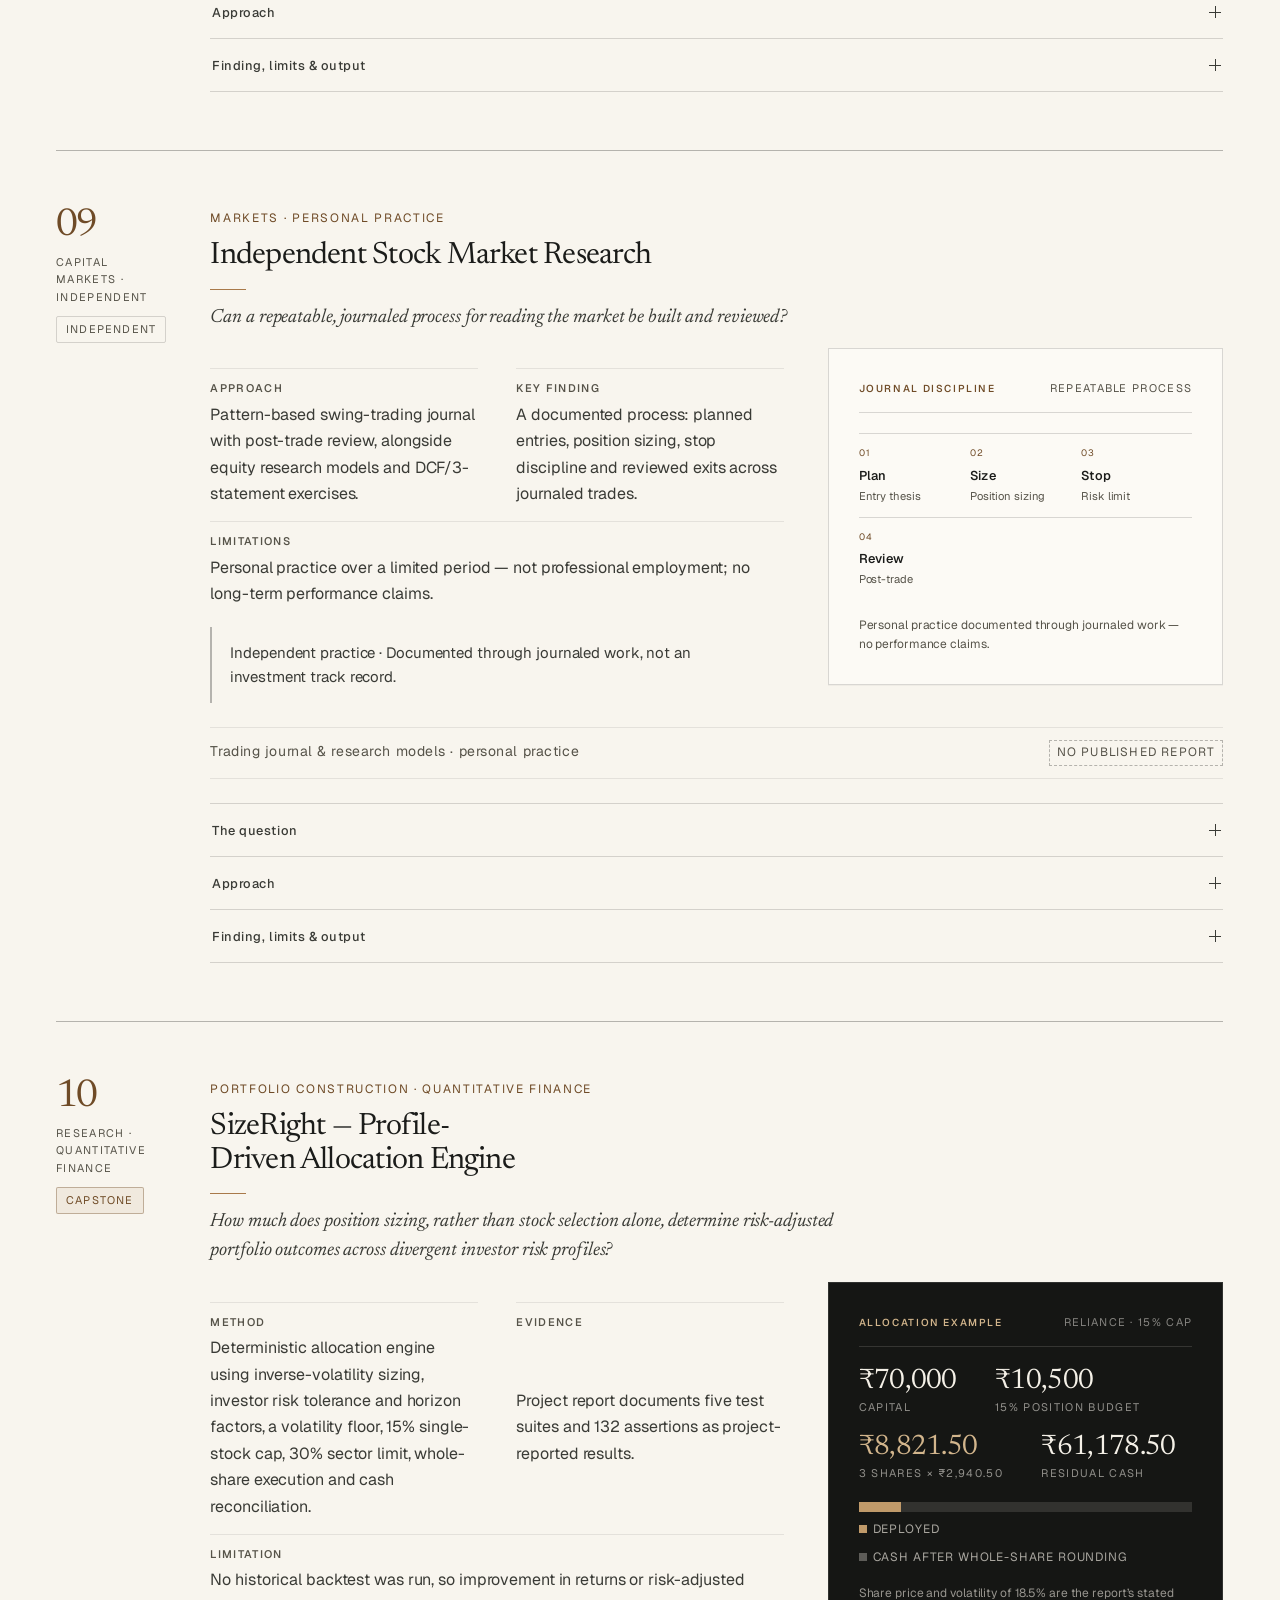
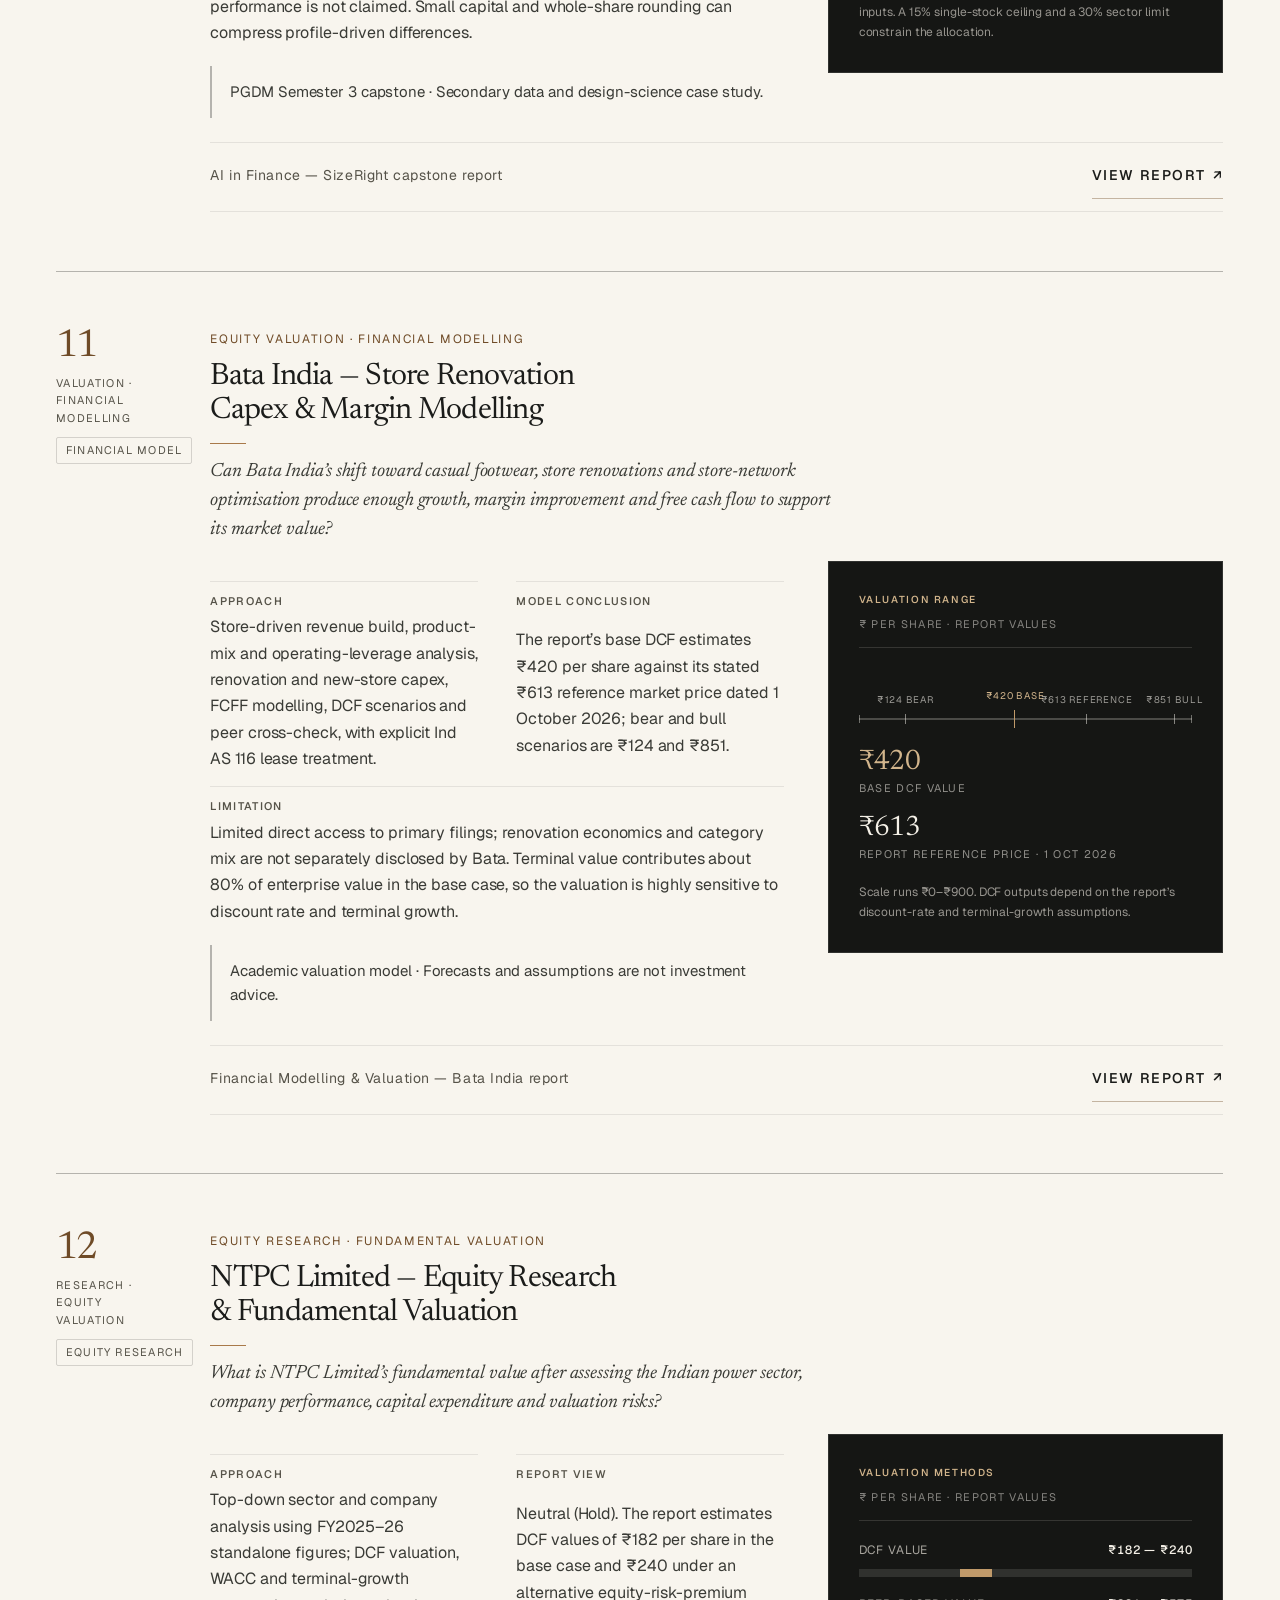
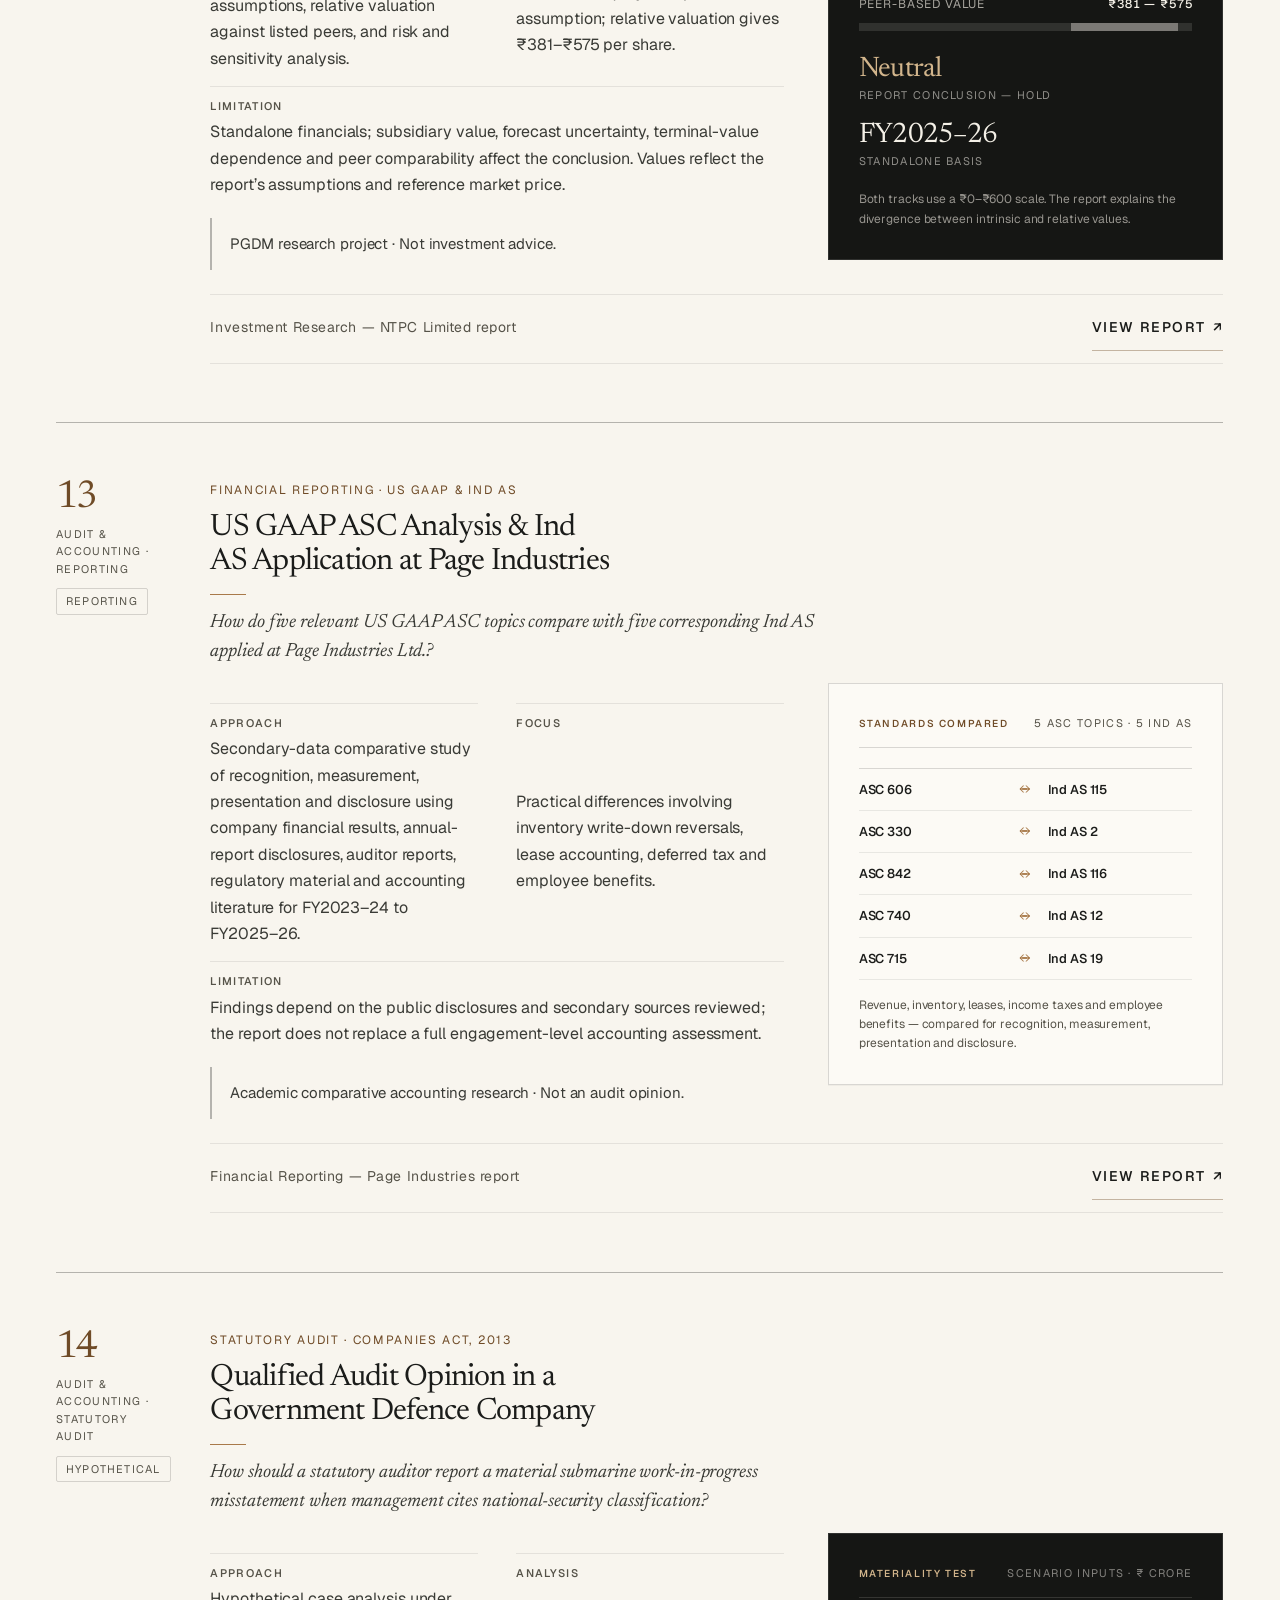
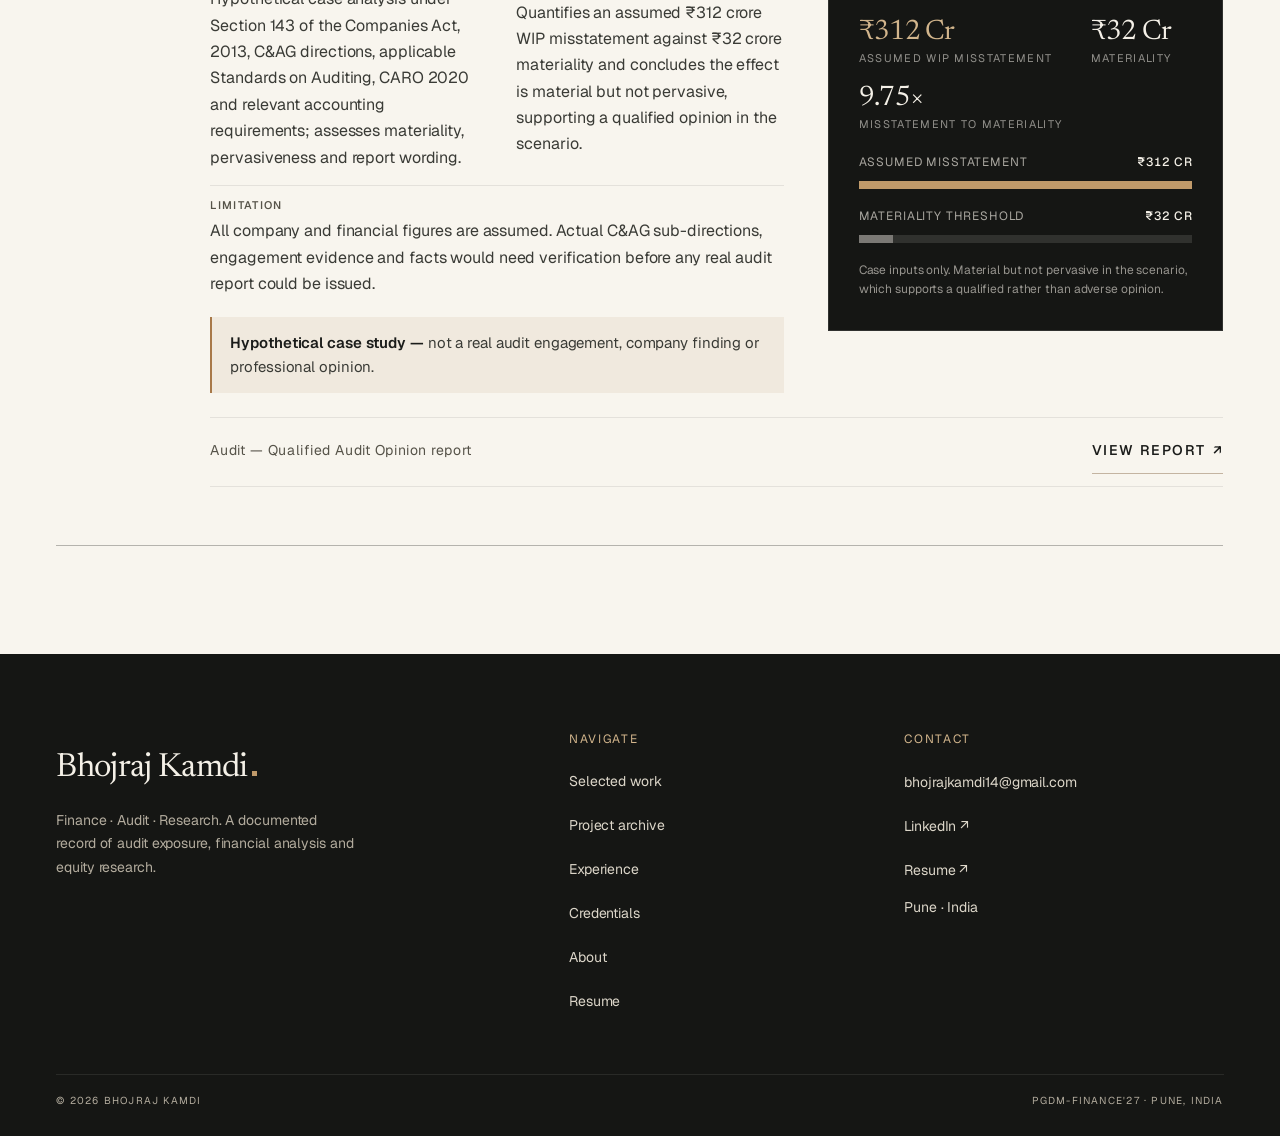
<file: projects.html>
<!DOCTYPE html>
<html lang="en">
<head>
  <meta charset="UTF-8">
  <meta name="viewport" content="width=device-width, initial-scale=1.0">
  <title>Archive — Bhojraj Kamdi</title>
  <meta name="description" content="The complete project archive of Bhojraj Kamdi — fourteen records across equity research, valuation, financial modelling, audit, financial reporting, banking and capital markets.">
  <meta property="og:title" content="Project archive — Bhojraj Kamdi">
  <meta property="og:description" content="Fourteen numbered records: question, method, reported figures, limitations and source links.">
  <meta property="og:type" content="website">
  <link rel="icon" type="image/svg+xml" href="assets/favicon.svg">
  <link rel="preconnect" href="https://fonts.googleapis.com">
  <link rel="preconnect" href="https://fonts.gstatic.com" crossorigin>
  <link href="https://fonts.googleapis.com/css2?family=Geist:wght@300..800&family=Newsreader:ital,opsz,wght@0,6..72,300..700;1,6..72,300..700&display=swap" rel="stylesheet">
  <link rel="stylesheet" href="assets/styles.css?v=6">
  <noscript><style>.rv{opacity:1 !important;transform:none !important;}.acc-panel,.lib-detail{grid-template-rows:1fr !important;}</style></noscript>
</head>
<body>
  <a class="skip-link" href="#main">Skip to content</a>

  <header class="masthead" id="topbar">
    <div class="masthead-inner">
      <a class="wordmark" href="index.html" aria-label="Bhojraj Kamdi — home">
        <span class="wordmark-name">Bhojraj Kamdi</span>
        <span class="wordmark-meta">Finance · Audit · Research</span>
      </a>
      <nav class="nav" aria-label="Primary">
        <ul>
          <li><a href="index.html#work"><span class="nav-num">01</span>Work</a></li>
          <li><a href="projects.html" aria-current="page"><span class="nav-num">02</span>Archive</a></li>
          <li><a href="index.html#experience"><span class="nav-num">03</span>Experience</a></li>
          <li><a href="index.html#credentials"><span class="nav-num">04</span>Credentials</a></li>
          <li><a href="index.html#about"><span class="nav-num">05</span>About</a></li>
        </ul>
      </nav>
      <div class="masthead-actions">
        <a class="btn btn--quiet btn--sm" href="https://docs.google.com/document/d/1BFeB2oi3oYkQRqjwEmUpC3M__p_ACSpZ/edit" target="_blank" rel="noopener noreferrer">CV <span class="arrow">↗</span></a>
        <a class="btn btn--solid btn--sm" href="index.html#contact">Contact <span class="arrow">↗</span></a>
      </div>
      <button class="menu-btn" id="navToggle" aria-expanded="false" aria-label="Open menu" aria-controls="mobileMenu">
        Menu
        <span class="menu-icon" aria-hidden="true"><i></i><i></i></span>
      </button>
    </div>
  </header>

  <div class="menu-panel" id="mobileMenu">
    <nav aria-label="Mobile">
      <a href="index.html#work"><span class="menu-num">01</span>Work</a>
      <a href="projects.html" aria-current="page"><span class="menu-num">02</span>Archive</a>
      <a href="index.html#experience"><span class="menu-num">03</span>Experience</a>
      <a href="index.html#credentials"><span class="menu-num">04</span>Credentials</a>
      <a href="index.html#about"><span class="menu-num">05</span>About</a>
      <a href="index.html#contact"><span class="menu-num">06</span>Contact</a>
      <a href="https://docs.google.com/document/d/1BFeB2oi3oYkQRqjwEmUpC3M__p_ACSpZ/edit" target="_blank" rel="noopener noreferrer"><span class="menu-num">07</span>Resume ↗</a>
    </nav>
    <div class="menu-foot">
      <a href="https://www.linkedin.com/in/bhojrajkamdi" target="_blank" rel="noopener noreferrer">LinkedIn ↗</a>
      <a href="mailto:bhojrajkamdi14@gmail.com">Email</a>
      <span>Pune, India</span>
    </div>
  </div>

  <main id="main" tabindex="-1">
    <section class="page-hero">
      <div class="container">
        <p class="sec-label">Project archive</p>
        <h1 class="rv">Fourteen records, numbered and sourced.</h1>
        <p class="lead rv d1">Internship, academic and independent work across equity valuation, audit, financial reporting, portfolio construction, banking and markets. Each record states the question, the method, the reported figures and its limits — then points to the source document where one exists.</p>
        <div class="fact-row rv d2">
          <div class="fact"><b>14</b><span>Records</span></div>
          <div class="fact"><b>05</b><span>Categories</span></div>
          <div class="fact"><b>12</b><span>Report-linked projects</span></div>
        </div>
      </div>
    </section>

    <!-- SEMESTER 3 COURSE SUBMISSIONS -->
    <section class="section section--tight" aria-labelledby="submitted-title">
      <div class="container">
        <div class="sec-head rv">
          <p class="sec-label"><span class="sec-num">01</span>Semester 3</p>
          <div>
            <h2 class="sec-title" id="submitted-title">Submitted course reports.</h2>
            <p class="sec-lead">Five Semester 3 course documents, kept separate from the numbered project records below because the course submissions are filed by subject rather than by record number.</p>
          </div>
        </div>
        <div class="report-links rv">
          <div class="report-row">
            <span class="report-cap">AI in Finance — course submission</span>
            <a class="report-link" href="https://docs.google.com/document/d/18jf2dV0_WyICSwVGcLA0dVei4VEEnBnk/edit?usp=drive_link" target="_blank" rel="noopener noreferrer">Open course report <span class="arrow">↗</span></a>
          </div>
          <div class="report-row">
            <span class="report-cap">Audit — course submission</span>
            <a class="report-link" href="https://docs.google.com/document/d/1vTkkLlFDqeDfH6Cy1lQAf2Il08225ZnY/edit?usp=drive_link" target="_blank" rel="noopener noreferrer">Open course report <span class="arrow">↗</span></a>
          </div>
          <div class="report-row">
            <span class="report-cap">Financial Modelling &amp; Valuation — course submission</span>
            <a class="report-link" href="https://docs.google.com/document/d/1Cy3-Fhz0zzeDlXy7143tufdGQLakAhRA/edit?usp=drive_link" target="_blank" rel="noopener noreferrer">Open course report <span class="arrow">↗</span></a>
          </div>
          <div class="report-row">
            <span class="report-cap">Financial Reporting — course submission</span>
            <a class="report-link" href="https://docs.google.com/document/d/15_LNEUVA29AoEoxq4TP8MniRWhcfPKY-/edit?usp=drive_link" target="_blank" rel="noopener noreferrer">Open course report <span class="arrow">↗</span></a>
          </div>
          <div class="report-row">
            <span class="report-cap">Investment Research — course submission</span>
            <a class="report-link" href="https://docs.google.com/document/d/1UMdpb7_7EZrPmKCcKV2yx-humW3T3s7X/edit?usp=drive_link" target="_blank" rel="noopener noreferrer">Open course report <span class="arrow">↗</span></a>
          </div>
        </div>
      </div>
    </section>

    <!-- ARCHIVE -->
    <section class="section" aria-labelledby="archive-title">
      <div class="container">
        <div class="sec-head rv">
          <p class="sec-label"><span class="sec-num">02</span>Complete archive</p>
          <div>
            <h2 class="sec-title" id="archive-title">The complete record.</h2>
            <p class="sec-lead">Fourteen records in inventory order. Filter by area, or read straight through. Counts reflect the actual inventory, not an estimate.</p>
          </div>
        </div>

        <div class="archive-toolbar">
          <div class="archive-toolbar-inner">
            <div class="filters" role="group" aria-label="Filter records by area">
              <button class="fchip" data-filter="all" aria-pressed="true">All<span class="cnt">14</span></button>
              <button class="fchip" data-filter="audit" aria-pressed="false">Audit &amp; Accounting<span class="cnt">3</span></button>
              <button class="fchip" data-filter="analysis" aria-pressed="false">Financial Analysis<span class="cnt">3</span></button>
              <button class="fchip" data-filter="markets" aria-pressed="false">Capital Markets<span class="cnt">2</span></button>
              <button class="fchip" data-filter="banking" aria-pressed="false">Banking<span class="cnt">2</span></button>
              <button class="fchip" data-filter="research" aria-pressed="false">Research<span class="cnt">4</span></button>
            </div>
            <span class="archive-count">14 records total</span>
          </div>
        </div>

        <div class="archive">

          <!-- 01 -->
          <article class="record rv" id="p01" data-cat="research">
            <div class="record-rail">
              <span class="record-no">01</span>
              <span class="record-cat">Research · Internship</span>
              <span class="pill pill--gold">Selected</span>
            </div>
            <div class="record-body">
              <p class="record-kicker">Equity Research · Finsckool Internship</p>
              <h3 class="record-title">Equity Research, IPO &amp; Financial Statement Analysis</h3>
              <p class="record-question">What drives the company — and do the numbers support the case?</p>

              <div class="record-grid">
                <div>
                  <div class="record-fields">
                    <div class="field field--wide">
                      <b>Objective</b>
                      <span>Build an equity view of listed companies — business model, financial statements and fundamentals, with technical context — and translate company information into structured analysis.</span>
                    </div>
                    <div class="field">
                      <b>Approach</b>
                      <span>Business and financial-statement review combined with fundamental analysis and technical context (RSI, MACD, price action), developed during the Finsckool internship with IPO research framing.</span>
                    </div>
                    <div class="field">
                      <b>Output</b>
                      <span>Three sub-reports: IPO and secondary-market analysis (Patel Retail), financial statement and forecast analysis (Tech Mahindra), and ratio analysis (MRF).</span>
                    </div>
                  </div>
                  <div class="note"><b>Why it matters —</b> demonstrates the ability to move from company information and financial statements to structured equity-analysis outputs.</div>
                </div>

                <div class="plate">
                  <div class="plate-head"><b>Research outputs</b><span>01A — 01C</span></div>
                  <div class="plate-figures">
                    <div class="fig"><b>01A</b><span>Patel Retail · IPO &amp; secondary market</span></div>
                    <div class="fig"><b>01B</b><span>Tech Mahindra · FSA &amp; forecasts</span></div>
                    <div class="fig"><b>01C</b><span>MRF · Ratio analysis</span></div>
                  </div>
                  <div class="matrix">
                    <div class="matrix-row"><b>01A</b><span class="mid">·</span><span>Listing to October 2025</span></div>
                    <div class="matrix-row"><b>01B</b><span class="mid">·</span><span>FY2016 – FY2025, two-year projections</span></div>
                    <div class="matrix-row"><b>01C</b><span class="mid">·</span><span>FY2017 – FY2025, projections to 2027 / 2030</span></div>
                  </div>
                  <p class="plate-foot">Periods as stated in the submitted reports.</p>
                </div>
              </div>

              <div class="report-links">
                <div class="report-row">
                  <span class="report-cap">01A · Patel Retail — IPO &amp; secondary market</span>
                  <a class="report-link" href="https://drive.google.com/file/d/1pGAY4Vr_cwJC33Z5CAIImhbXU2Av9RaV/view?usp=drive_link" target="_blank" rel="noopener noreferrer">View report <span class="arrow">↗</span></a>
                </div>
                <div class="report-row">
                  <span class="report-cap">01B · Tech Mahindra — FSA &amp; forecasts</span>
                  <a class="report-link" href="https://drive.google.com/file/d/13X6SglaG91yu_porTelERwR6Js7KmhCo/view?usp=drive_link" target="_blank" rel="noopener noreferrer">View report <span class="arrow">↗</span></a>
                </div>
                <div class="report-row">
                  <span class="report-cap">01C · MRF — ratio analysis</span>
                  <a class="report-link" href="https://docs.google.com/document/d/1b0azJOrUWnRysQ4T6offfiIfnlYEiOCq/edit?usp=drive_link&amp;ouid=113586569177191721533&amp;rtpof=true&amp;sd=true" target="_blank" rel="noopener noreferrer">View report <span class="arrow">↗</span></a>
                </div>
              </div>

              <div class="acc">
                <div class="acc-item">
                  <button class="acc-btn" data-acc-btn aria-expanded="false"><span>The question</span><span class="plus" aria-hidden="true"></span></button>
                  <div class="acc-panel"><div class="acc-panel-inner"><div>How do IPO fundamentals translate into sustained secondary-market performance? IPO documents and exchange price data, combining fundamental review (pricing, subscription, valuation vs peers) with technical context — RSI, MACD, moving averages, support-resistance, volume. Favourable fundamentals and reasonable valuation supported positive initial sentiment; sustained performance depended on market conditions, liquidity, institutional participation and technical confirmation. Full report covering listing to October 2025.</div></div></div>
                </div>
                <div class="acc-item">
                  <button class="acc-btn" data-acc-btn aria-expanded="false"><span>01A — IPO of Patel Retail Ltd.</span><span class="plus" aria-hidden="true"></span></button>
                  <div class="acc-panel"><div class="acc-panel-inner"><div>How do IPO fundamentals translate into sustained secondary market performance? IPO documents and exchange price data, combining fundamental review (pricing, subscription, valuation vs peers) with technical context — RSI, MACD, moving averages, support-resistance, volume. Favourable fundamentals and reasonable valuation supported positive initial sentiment; sustained performance depended on market conditions, liquidity, institutional participation and technical confirmation.</div></div></div>
                </div>
                <div class="acc-item">
                  <button class="acc-btn" data-acc-btn aria-expanded="false"><span>01B — Tech Mahindra Ltd.</span><span class="plus" aria-hidden="true"></span></button>
                  <div class="acc-panel"><div class="acc-panel-inner"><div>How has Tech Mahindra’s financial health evolved over ten years, and what do trend patterns suggest? Ratio analysis across liquidity, profitability, leverage and market performance over FY2016–FY2025, with trend analysis and two-year forward projections. Liquidity stayed above the 1:1 benchmark throughout; gross margin held 60–63%; operating margin dipped to 4.40% in 2023–24 with partial recovery in 2025. Full report with two-year projections.</div></div></div>
                </div>
                <div class="acc-item">
                  <button class="acc-btn" data-acc-btn aria-expanded="false"><span>01C — MRF Limited</span><span class="plus" aria-hidden="true"></span></button>
                  <div class="acc-panel"><div class="acc-panel-inner"><div>How did MRF perform across economic cycles — pre-COVID, pandemic, commodity inflation, recovery? Nine-year ratio analysis (FY2017–FY2025) across liquidity, profitability, leverage, valuation and dividend policy, with CAGR-based projections to 2027 and 2030. Revenue more than doubled (₹13,412 Cr to ₹28,152 Cr); margins compressed sharply in 2022–23 then recovered; debt dependence reduced materially. Full report with ratio tables and projections.</div></div></div>
                </div>
              </div>
            </div>
          </article>

          <!-- 02 -->
          <article class="record rv" id="p02" data-cat="audit">
            <div class="record-rail">
              <span class="record-no">02</span>
              <span class="record-cat">Fund Accounting &amp; Investment Operations · Academic</span>
              <span class="pill">Academic</span>
            </div>
            <div class="record-body">
              <p class="record-kicker">Investment Operations · Academic</p>
              <h3 class="record-title">Fund Accounting &amp; Investment Operations</h3>
              <p class="record-question">How does an investment fund turn trades, positions and valuations into a net asset value — and where are the control points?</p>

              <div class="record-grid">
                <div>
                  <div class="record-fields">
                    <div class="field">
                      <b>Approach</b>
                      <span>Excel-based class exercise modelling private-equity fund accounting (commitments, calls, fees, carried-interest waterfall) and hedge-fund structure (subscriptions, journal entries, NAV, incentive fees).</span>
                    </div>
                    <div class="field">
                      <b>Key finding</b>
                      <span>End-to-end models of the fund-accounting workflow: capital accounting, fee computation, waterfall distribution and NAV construction.</span>
                    </div>
                    <div class="field field--wide">
                      <b>Scope &amp; limitation</b>
                      <span>Class exercise on sample data — not real fund data. Output: Excel models only, no standalone published report. The submitted course file is the “Fund Accounting Live Project”; the topic inside is the Jindal Worldwide 4:1 bonus-issue analysis (same document as Project 05).</span>
                    </div>
                  </div>
                </div>

                <div class="plate plate--light">
                  <div class="plate-head"><b>Fund-accounting workflow</b><span>Academic model</span></div>
                  <div class="steps">
                    <div class="step"><i>01</i><b>Trades</b><span>Journals recorded</span></div>
                    <div class="step"><i>02</i><b>Positions</b><span>Holdings kept</span></div>
                    <div class="step"><i>03</i><b>Valuation</b><span>Prices applied</span></div>
                    <div class="step"><i>04</i><b>NAV</b><span>Reconciled</span></div>
                  </div>
                  <p class="plate-foot">Private-equity accounting covered commitments, capital calls, fees and the carried-interest waterfall; hedge-fund structure covered subscriptions, journal entries, NAV and incentive fees.</p>
                </div>
              </div>

              <div class="report-links">
                <div class="report-row">
                  <span class="report-cap">Excel fund-accounting models on sample data. The submitted course file contains the Jindal Worldwide 4:1 bonus-issue analysis — record 05, not a fund-accounting report.</span>
                  <span class="report-pending">No published report</span>
                </div>
                <div class="report-row">
                  <span class="report-cap">Cross-reference</span>
                  <a class="report-link" href="#p05">Record 05 — Corporate Actions <span class="arrow">→</span></a>
                </div>
              </div>

              <div class="acc">
                <div class="acc-item">
                  <button class="acc-btn" data-acc-btn aria-expanded="false"><span>Approach in detail</span><span class="plus" aria-hidden="true"></span></button>
                  <div class="acc-panel"><div class="acc-panel-inner"><div>Excel-based class exercise modelling private-equity fund accounting (commitments, calls, fees, carried-interest waterfall) and hedge-fund structure (subscriptions, journal entries, NAV, incentive fees).</div></div></div>
                </div>
                <div class="acc-item">
                  <button class="acc-btn" data-acc-btn aria-expanded="false"><span>Key finding</span><span class="plus" aria-hidden="true"></span></button>
                  <div class="acc-panel"><div class="acc-panel-inner"><div>End-to-end models of the fund-accounting workflow: capital accounting, fee computation, waterfall distribution and NAV construction.</div></div></div>
                </div>
                <div class="acc-item">
                  <button class="acc-btn" data-acc-btn aria-expanded="false"><span>Limitations &amp; output</span><span class="plus" aria-hidden="true"></span></button>
                  <div class="acc-panel"><div class="acc-panel-inner"><div>Class exercise on sample data — not real fund data. Output: Excel models only, no standalone published report.</div></div></div>
                </div>
              </div>
            </div>
          </article>

          <!-- 03 -->
          <article class="record rv" id="p03" data-cat="analysis">
            <div class="record-rail">
              <span class="record-no">03</span>
              <span class="record-cat">Financial Analysis · Academic</span>
              <span class="pill">Academic</span>
            </div>
            <div class="record-body">
              <p class="record-kicker">Financial Analysis · Cult.fit</p>
              <h3 class="record-title">Revenue Forecasting &amp; Business Planning — Cult.fit</h3>
              <p class="record-question">How does Cult.fit’s revenue trajectory and unit economics compare with traditional gym chains?</p>

              <div class="record-grid">
                <div>
                  <div class="record-fields">
                    <div class="field">
                      <b>Approach</b>
                      <span>Three-year revenue forecast model (FY24–FY27E) with unit economics and peer benchmarking against Gold’s Gym India and Talwalkars.</span>
                    </div>
                    <div class="field">
                      <b>Key finding</b>
                      <span>Revenue modelled from ₹927 Cr (FY24) to ₹1,985 Cr (FY27E); blended LTV/CAC of 3.02x with payback under five months.</span>
                    </div>
                    <div class="field field--wide">
                      <b>Limitations</b>
                      <span>Net losses persist through FY25E; home-plan churn structurally high; projections assume continued market expansion.</span>
                    </div>
                  </div>
                  <div class="note note--quiet">Academic FP&amp;A case study · Forecasts are the report’s own assumptions.</div>
                </div>

                <div class="plate">
                  <div class="plate-head"><b>Forecast trajectory</b><span>₹ crore · FY24 — FY27E</span></div>
                  <div class="plate-figures">
                    <div class="fig"><b>₹927 Cr</b><span>Revenue FY24</span></div>
                    <div class="fig fig--accent"><b>₹1,985 Cr</b><span>Revenue FY27E</span></div>
                    <div class="fig"><b>3.02x</b><span>Blended LTV/CAC</span></div>
                  </div>
                  <p class="plate-foot">Payback modelled under five months on the report’s blended unit economics. Output: signed report with the FP&amp;A model.</p>
                </div>
              </div>

              <div class="report-links">
                <div class="report-row">
                  <span class="report-cap">Cult.fit — revenue forecast and unit economics</span>
                  <a class="report-link" href="https://docs.google.com/document/d/15KwRoxBXu1gl8Ad9i0O74e_oHOddEKci/edit?usp=drive_link&amp;ouid=113586569177191721533&amp;rtpof=true&amp;sd=true" target="_blank" rel="noopener noreferrer">View report <span class="arrow">↗</span></a>
                </div>
              </div>

              <div class="acc">
                <div class="acc-item">
                  <button class="acc-btn" data-acc-btn aria-expanded="false"><span>The question</span><span class="plus" aria-hidden="true"></span></button>
                  <div class="acc-panel"><div class="acc-panel-inner"><div>How does Cult.fit’s revenue trajectory and unit economics compare with traditional gym chains?</div></div></div>
                </div>
                <div class="acc-item">
                  <button class="acc-btn" data-acc-btn aria-expanded="false"><span>Approach &amp; model</span><span class="plus" aria-hidden="true"></span></button>
                  <div class="acc-panel"><div class="acc-panel-inner"><div>Three-year revenue forecast model (FY24–FY27E) with unit economics and peer benchmarking against Gold’s Gym India and Talwalkars.</div></div></div>
                </div>
                <div class="acc-item">
                  <button class="acc-btn" data-acc-btn aria-expanded="false"><span>Finding, limits &amp; output</span><span class="plus" aria-hidden="true"></span></button>
                  <div class="acc-panel"><div class="acc-panel-inner"><div>Revenue modelled from ₹927 Cr (FY24) to ₹1,985 Cr (FY27E); blended LTV/CAC of 3.02x with payback under five months. Net losses persist through FY25E; home-plan churn structurally high; projections assume continued market expansion. Output: signed report with FP&amp;A model.</div></div></div>
                </div>
              </div>
            </div>
          </article>

          <!-- 04 -->
          <article class="record rv" id="p04" data-cat="analysis">
            <div class="record-rail">
              <span class="record-no">04</span>
              <span class="record-cat">Financial Analysis · Academic</span>
              <span class="pill">Academic</span>
            </div>
            <div class="record-body">
              <p class="record-kicker">Financial Risk Management · Lehman Brothers</p>
              <h3 class="record-title">Financial Risk Management &amp; Governance — Lehman Brothers</h3>
              <p class="record-question">How did formal risk structures fail at Lehman Brothers, and what does that reveal about risk culture?</p>

              <div class="record-grid">
                <div>
                  <div class="record-fields">
                    <div class="field">
                      <b>Approach</b>
                      <span>Case study built on the FY2007 10-K and annual report: leverage, VaR, risk appetite, liquidity, governance and disclosure.</span>
                    </div>
                    <div class="field">
                      <b>Key finding</b>
                      <span>Gross leverage reached 31:1 by FY2007; risk appetite expanded 55% in 2006–07 without constraining real-estate concentration.</span>
                    </div>
                    <div class="field field--wide">
                      <b>Limitations</b>
                      <span>Public filings only — no internal data; report written in 2026, not contemporaneous with events.</span>
                    </div>
                  </div>
                  <div class="note note--quiet">Academic case study · Public filings only.</div>
                </div>

                <div class="plate plate--light">
                  <div class="plate-head"><b>Risk profile</b><span>FY2007 10-K</span></div>
                  <div class="plate-figures">
                    <div class="fig fig--accent"><b>31:1</b><span>Gross leverage, FY2007</span></div>
                    <div class="fig"><b>55%</b><span>Risk-appetite expansion, 2006–07</span></div>
                  </div>
                  <div class="bar" style="margin-top:22px">
                    <div class="bar-track"><span class="bar-fill" style="--w:55%"></span></div>
                    <div class="bar-legend"><span><i></i>Reported expansion in risk appetite</span></div>
                  </div>
                  <p class="plate-foot">Leverage and risk-appetite figures as stated in the report, drawn from the FY2007 filing.</p>
                </div>
              </div>

              <div class="report-links">
                <div class="report-row">
                  <span class="report-cap">Lehman Brothers — risk management and governance</span>
                  <a class="report-link" href="https://drive.google.com/file/d/1yhWyuGiuQRcqxmyDaGqeDLzm3GDpXk3U/view?usp=drive_link" target="_blank" rel="noopener noreferrer">View report <span class="arrow">↗</span></a>
                </div>
              </div>

              <div class="acc">
                <div class="acc-item">
                  <button class="acc-btn" data-acc-btn aria-expanded="false"><span>The question</span><span class="plus" aria-hidden="true"></span></button>
                  <div class="acc-panel"><div class="acc-panel-inner"><div>How did formal risk structures fail at Lehman Brothers, and what does that reveal about risk culture?</div></div></div>
                </div>
                <div class="acc-item">
                  <button class="acc-btn" data-acc-btn aria-expanded="false"><span>Approach</span><span class="plus" aria-hidden="true"></span></button>
                  <div class="acc-panel"><div class="acc-panel-inner"><div>Case study built on the FY2007 10-K and annual report: leverage, VaR, risk appetite, liquidity, governance and disclosure.</div></div></div>
                </div>
                <div class="acc-item">
                  <button class="acc-btn" data-acc-btn aria-expanded="false"><span>Finding, limits &amp; output</span><span class="plus" aria-hidden="true"></span></button>
                  <div class="acc-panel"><div class="acc-panel-inner"><div>Gross leverage reached 31:1 by FY2007; risk appetite expanded 55% in 2006–07 without constraining real-estate concentration. Public filings only — no internal data; report written in 2026, not contemporaneous with events. Output: full report with assessment tables.</div></div></div>
                </div>
              </div>
            </div>
          </article>

          <!-- 05 -->
          <article class="record rv" id="p05" data-cat="markets">
            <div class="record-rail">
              <span class="record-no">05</span>
              <span class="record-cat">Capital Markets · Academic</span>
              <span class="pill">Academic</span>
            </div>
            <div class="record-body">
              <p class="record-kicker">Capital Markets · Jindal Worldwide Ltd.</p>
              <h3 class="record-title">Corporate Actions — Financial Impact</h3>
              <p class="record-question">What was the financial impact of the 4:1 bonus issue on shareholder wealth, capital structure, EPS and market valuation?</p>

              <div class="record-grid">
                <div>
                  <div class="record-fields">
                    <div class="field">
                      <b>Approach</b>
                      <span>Bonus mechanics — 4:1 ratio, record date 28 February 2025 — followed through share capital transformation, reserve capitalisation and EPS measurement against market price movement.</span>
                    </div>
                    <div class="field">
                      <b>Key finding</b>
                      <span>Share capital moved from ₹20.05 Cr to ₹100.26 Cr on reserve capitalisation of ₹80.21 Cr; EPS adjusted from ₹0.92 to ₹0.14 following the 4:1 issuance, with BVPS declining ~78%.</span>
                    </div>
                    <div class="field field--wide">
                      <b>Scope &amp; limitation</b>
                      <span>Single-company study; bonus effects not isolated from broader market movement; no peer bonus-issue comparison. Academic project — not investment advice.</span>
                    </div>
                  </div>
                  <div class="note"><b>Why it matters —</b> demonstrates the ability to translate a corporate action into changes in capital structure and per-share financial metrics.</div>
                </div>

                <div class="plate">
                  <div class="plate-head"><b>Report figures</b><span>Jindal Worldwide · 4:1 bonus</span></div>
                  <div class="plate-figures">
                    <div class="fig"><b>₹20.05 Cr → ₹100.26 Cr</b><span>Share capital</span></div>
                    <div class="fig fig--accent"><b>₹0.92 → ₹0.14</b><span>EPS after the 4:1 issuance</span></div>
                    <div class="fig"><b>−84.8%</b><span>Reported EPS change</span></div>
                  </div>
                  <div class="bar">
                    <div class="bar-track"><span class="bar-fill" style="--w:80%"></span></div>
                    <div class="bar-legend"><span><i></i>₹80.21 Cr reserves capitalised</span><span><i class="muted"></i>Existing capital at issue</span></div>
                  </div>
                  <p class="plate-foot">Record date 28 February 2025. Figures as reported in the analysis; academic finding, not investment advice.</p>
                </div>
              </div>

              <div class="report-links">
                <div class="report-row">
                  <span class="report-cap">Jindal Worldwide — corporate-action impact analysis</span>
                  <a class="report-link" href="https://docs.google.com/document/d/1-ST0W2-EolFUOAw8sI0Gc8BhKvERcQRi/edit?usp=drive_link&amp;ouid=113586569177191721533&amp;rtpof=true&amp;sd=true" target="_blank" rel="noopener noreferrer">View report <span class="arrow">↗</span></a>
                </div>
              </div>

              <div class="acc">
                <div class="acc-item">
                  <button class="acc-btn" data-acc-btn aria-expanded="false"><span>Approach in detail</span><span class="plus" aria-hidden="true"></span></button>
                  <div class="acc-panel"><div class="acc-panel-inner"><div>Bonus mechanics — 4:1 ratio, record date 28 February 2025 — followed through share capital transformation, reserve capitalisation and EPS measurement against market price movement.</div></div></div>
                </div>
                <div class="acc-item">
                  <button class="acc-btn" data-acc-btn aria-expanded="false"><span>Key finding</span><span class="plus" aria-hidden="true"></span></button>
                  <div class="acc-panel"><div class="acc-panel-inner"><div>Share capital moved from ₹20.05 Cr to ₹100.26 Cr on reserve capitalisation of ₹80.21 Cr; EPS adjusted from ₹0.92 to ₹0.14 (an 84.8% decline) following the 4:1 issuance, with BVPS declining ~78% and ROE and capital structure analysed through the issue — figures as reported in the analysis.</div></div></div>
                </div>
                <div class="acc-item">
                  <button class="acc-btn" data-acc-btn aria-expanded="false"><span>Limitations &amp; output</span><span class="plus" aria-hidden="true"></span></button>
                  <div class="acc-panel"><div class="acc-panel-inner"><div>Single-company study; bonus effects not isolated from broader market movement; no peer bonus-issue comparison. Output: impact analysis with signed report version. Academic project — not investment advice.</div></div></div>
                </div>
              </div>
            </div>
          </article>

          <!-- 06 -->
          <article class="record rv" id="p06" data-cat="banking">
            <div class="record-rail">
              <span class="record-no">06</span>
              <span class="record-cat">Banking · Academic</span>
              <span class="pill">Academic</span>
            </div>
            <div class="record-body">
              <p class="record-kicker">Banking · Loan moratorium</p>
              <h3 class="record-title">Loan Moratorium Impact Analysis</h3>
              <p class="record-question">How do moratorium structures function in Indian banking, and what are their effects on borrowers and banks?</p>

              <div class="record-grid">
                <div>
                  <div class="record-fields">
                    <div class="field">
                      <b>Approach</b>
                      <span>Secondary research across RBI circulars, banking reports and the COVID-19 moratorium case study, with interest and EMI illustrations.</span>
                    </div>
                    <div class="field">
                      <b>Key finding</b>
                      <span>A moratorium suspends EMI timing, not the obligation — interest accrues and total repayment rises while borrowers avoid defaulter classification.</span>
                    </div>
                    <div class="field field--wide">
                      <b>Limitations</b>
                      <span>Secondary data only; bank policy variations limit universal applicability.</span>
                    </div>
                  </div>
                </div>

                <div class="plate">
                  <div class="plate-head"><b>Moratorium mechanics</b><span>Report illustration</span></div>
                  <div class="steps">
                    <div class="step"><i>01</i><b>EMI due</b><span>Scheduled repayment</span></div>
                    <div class="step"><i>02</i><b>Moratorium</b><span>Timing deferred</span></div>
                    <div class="step"><i>03</i><b>Interest</b><span>Continues to accrue</span></div>
                    <div class="step"><i>04</i><b>Repayment</b><span>Total rises</span></div>
                  </div>
                  <p class="plate-foot">Illustrative flow based on the report’s moratorium discussion; not a repayment schedule.</p>
                </div>
              </div>

              <div class="report-links">
                <div class="report-row">
                  <span class="report-cap">Loan moratorium — borrower and bank effects</span>
                  <a class="report-link" href="https://drive.google.com/file/d/1MO-MuSvUr_hlUCkLot7nx0WQ8BYkMjTd/view?usp=drive_link" target="_blank" rel="noopener noreferrer">View report <span class="arrow">↗</span></a>
                </div>
              </div>

              <div class="acc">
                <div class="acc-item">
                  <button class="acc-btn" data-acc-btn aria-expanded="false"><span>The question</span><span class="plus" aria-hidden="true"></span></button>
                  <div class="acc-panel"><div class="acc-panel-inner"><div>How do moratorium structures function in Indian banking, and what are their effects on borrowers and banks?</div></div></div>
                </div>
                <div class="acc-item">
                  <button class="acc-btn" data-acc-btn aria-expanded="false"><span>Approach</span><span class="plus" aria-hidden="true"></span></button>
                  <div class="acc-panel"><div class="acc-panel-inner"><div>Secondary research across RBI circulars, banking reports and the COVID-19 moratorium case study, with interest and EMI illustrations.</div></div></div>
                </div>
                <div class="acc-item">
                  <button class="acc-btn" data-acc-btn aria-expanded="false"><span>Finding, limits &amp; output</span><span class="plus" aria-hidden="true"></span></button>
                  <div class="acc-panel"><div class="acc-panel-inner"><div>A moratorium suspends EMI timing, not the obligation — interest accrues and total repayment rises while borrowers avoid defaulter classification. Secondary data only; bank policy variations limit universal applicability. Output: full report.</div></div></div>
                </div>
              </div>
            </div>
          </article>

          <!-- 07 -->
          <article class="record rv" id="p07" data-cat="banking">
            <div class="record-rail">
              <span class="record-no">07</span>
              <span class="record-cat">Banking · Academic</span>
              <span class="pill">Academic</span>
            </div>
            <div class="record-body">
              <p class="record-kicker">Banking · HDFC Bank</p>
              <h3 class="record-title">NRE &amp; NRO Deposit Scheme Analysis — HDFC Bank</h3>
              <p class="record-question">What drives NRI preference between NRE and NRO deposit schemes?</p>

              <div class="record-grid">
                <div>
                  <div class="record-fields">
                    <div class="field">
                      <b>Approach</b>
                      <span>Comparative analysis of HDFC Bank’s NRE/NRO features — taxation, repatriation, rates, TDS — against RBI and FEMA guidelines.</span>
                    </div>
                    <div class="field">
                      <b>Key finding</b>
                      <span>Foreign-income NRIs prefer NRE deposits for tax exemption and repatriability; Indian-source income keeps NRO accounts in use despite taxation.</span>
                    </div>
                    <div class="field field--wide">
                      <b>Limitations</b>
                      <span>HDFC Bank only — no cross-bank comparison; secondary data, no customer surveys.</span>
                    </div>
                  </div>
                </div>

                <div class="plate plate--light">
                  <div class="plate-head"><b>Scheme comparison</b><span>NRE · NRO</span></div>
                  <div class="plate-figures">
                    <div class="fig"><b>NRE</b><span>Foreign-source income · tax-exempt · repatriable</span></div>
                    <div class="fig"><b>NRO</b><span>Indian-source income · taxable · used in India</span></div>
                  </div>
                  <p class="plate-foot">Summarised from the report’s comparison of taxation, repatriation, rates and TDS against RBI and FEMA guidance.</p>
                </div>
              </div>

              <div class="report-links">
                <div class="report-row">
                  <span class="report-cap">NRE and NRO deposit schemes — HDFC Bank</span>
                  <a class="report-link" href="https://drive.google.com/file/d/1lDHJDYOQM1cuGc7sDE9fE-yhjT6owPne/view?usp=drive_link" target="_blank" rel="noopener noreferrer">View report <span class="arrow">↗</span></a>
                </div>
              </div>

              <div class="acc">
                <div class="acc-item">
                  <button class="acc-btn" data-acc-btn aria-expanded="false"><span>The question</span><span class="plus" aria-hidden="true"></span></button>
                  <div class="acc-panel"><div class="acc-panel-inner"><div>What drives NRI preference between NRE and NRO deposit schemes?</div></div></div>
                </div>
                <div class="acc-item">
                  <button class="acc-btn" data-acc-btn aria-expanded="false"><span>Approach</span><span class="plus" aria-hidden="true"></span></button>
                  <div class="acc-panel"><div class="acc-panel-inner"><div>Comparative analysis of HDFC Bank’s NRE/NRO features — taxation, repatriation, rates, TDS — against RBI and FEMA guidelines.</div></div></div>
                </div>
                <div class="acc-item">
                  <button class="acc-btn" data-acc-btn aria-expanded="false"><span>Finding, limits &amp; output</span><span class="plus" aria-hidden="true"></span></button>
                  <div class="acc-panel"><div class="acc-panel-inner"><div>Foreign-income NRIs prefer NRE deposits for tax exemption and repatriability; Indian-source income keeps NRO accounts in use despite taxation. HDFC Bank only — no cross-bank comparison; secondary data, no customer surveys. Output: full report with comparison tables.</div></div></div>
                </div>
              </div>
            </div>
          </article>

          <!-- 08 -->
          <article class="record rv" id="p08" data-cat="research">
            <div class="record-rail">
              <span class="record-no">08</span>
              <span class="record-cat">Research · Academic</span>
              <span class="pill">Academic</span>
            </div>
            <div class="record-body">
              <p class="record-kicker">Tax Research · IRS examination &amp; appeals</p>
              <h3 class="record-title">IRS Tax Research — Examination &amp; Appeals</h3>
              <p class="record-question">How are IRS examinations structured, what rights do US taxpayers hold, and how does appeals work?</p>

              <div class="record-grid">
                <div>
                  <div class="record-fields">
                    <div class="field">
                      <b>Approach</b>
                      <span>Academic capstone built on IRS publications, the Internal Revenue Code and Treasury regulations.</span>
                    </div>
                    <div class="field">
                      <b>Key finding</b>
                      <span>Three examination pathways matched to complexity, protected by the Taxpayer Bill of Rights, with independent administrative and judicial remedies.</span>
                    </div>
                    <div class="field field--wide">
                      <b>Limitations</b>
                      <span>Academic project — not professional tax practice; does not constitute tax advice.</span>
                    </div>
                  </div>
                </div>

                <div class="plate">
                  <div class="plate-head"><b>Dispute path</b><span>Examination → remedy</span></div>
                  <div class="steps">
                    <div class="step"><i>01</i><b>Examination</b><span>Pathway by complexity</span></div>
                    <div class="step"><i>02</i><b>Appeals</b><span>Independent review</span></div>
                    <div class="step"><i>03</i><b>Judicial</b><span>Court remedy</span></div>
                  </div>
                  <p class="plate-foot">The Taxpayer Bill of Rights applies throughout the process described in the report.</p>
                </div>
              </div>

              <div class="report-links">
                <div class="report-row">
                  <span class="report-cap">IRS examination and appeals — research capstone</span>
                  <a class="report-link" href="https://drive.google.com/file/d/1vf_yJVM22RVhXzhebZaosspNmHFi_OS4/view?usp=sharing" target="_blank" rel="noopener noreferrer">View report <span class="arrow">↗</span></a>
                </div>
              </div>

              <div class="acc">
                <div class="acc-item">
                  <button class="acc-btn" data-acc-btn aria-expanded="false"><span>The question</span><span class="plus" aria-hidden="true"></span></button>
                  <div class="acc-panel"><div class="acc-panel-inner"><div>How are IRS examinations structured, what rights do US taxpayers hold, and how does appeals work?</div></div></div>
                </div>
                <div class="acc-item">
                  <button class="acc-btn" data-acc-btn aria-expanded="false"><span>Approach</span><span class="plus" aria-hidden="true"></span></button>
                  <div class="acc-panel"><div class="acc-panel-inner"><div>Academic capstone built on IRS publications, the Internal Revenue Code and Treasury regulations.</div></div></div>
                </div>
                <div class="acc-item">
                  <button class="acc-btn" data-acc-btn aria-expanded="false"><span>Finding, limits &amp; output</span><span class="plus" aria-hidden="true"></span></button>
                  <div class="acc-panel"><div class="acc-panel-inner"><div>Three examination pathways matched to complexity, protected by the Taxpayer Bill of Rights, with independent administrative and judicial remedies. Academic project — not professional tax practice; does not constitute tax advice. Output: capstone report.</div></div></div>
                </div>
              </div>
            </div>
          </article>

          <!-- 09 -->
          <article class="record rv" id="p09" data-cat="markets">
            <div class="record-rail">
              <span class="record-no">09</span>
              <span class="record-cat">Capital Markets · Independent</span>
              <span class="pill">Independent</span>
            </div>
            <div class="record-body">
              <p class="record-kicker">Markets · Personal practice</p>
              <h3 class="record-title">Independent Stock Market Research</h3>
              <p class="record-question">Can a repeatable, journaled process for reading the market be built and reviewed?</p>

              <div class="record-grid">
                <div>
                  <div class="record-fields">
                    <div class="field">
                      <b>Approach</b>
                      <span>Pattern-based swing-trading journal with post-trade review, alongside equity research models and DCF/3-statement exercises.</span>
                    </div>
                    <div class="field">
                      <b>Key finding</b>
                      <span>A documented process: planned entries, position sizing, stop discipline and reviewed exits across journaled trades.</span>
                    </div>
                    <div class="field field--wide">
                      <b>Limitations</b>
                      <span>Personal practice over a limited period — not professional employment; no long-term performance claims.</span>
                    </div>
                  </div>
                  <div class="note note--quiet">Independent practice · Documented through journaled work, not an investment track record.</div>
                </div>

                <div class="plate plate--light">
                  <div class="plate-head"><b>Journal discipline</b><span>Repeatable process</span></div>
                  <div class="steps">
                    <div class="step"><i>01</i><b>Plan</b><span>Entry thesis</span></div>
                    <div class="step"><i>02</i><b>Size</b><span>Position sizing</span></div>
                    <div class="step"><i>03</i><b>Stop</b><span>Risk limit</span></div>
                    <div class="step"><i>04</i><b>Review</b><span>Post-trade</span></div>
                  </div>
                  <p class="plate-foot">Personal practice documented through journaled work — no performance claims.</p>
                </div>
              </div>

              <div class="report-links">
                <div class="report-row">
                  <span class="report-cap">Trading journal &amp; research models · personal practice</span>
                  <span class="pending-chip">No published report</span>
                </div>
              </div>

              <div class="acc">
                <div class="acc-item">
                  <button class="acc-btn" data-acc-btn aria-expanded="false"><span>The question</span><span class="plus" aria-hidden="true"></span></button>
                  <div class="acc-panel"><div class="acc-panel-inner"><div>Can a repeatable, journaled process for reading the market be built and reviewed?</div></div></div>
                </div>
                <div class="acc-item">
                  <button class="acc-btn" data-acc-btn aria-expanded="false"><span>Approach</span><span class="plus" aria-hidden="true"></span></button>
                  <div class="acc-panel"><div class="acc-panel-inner"><div>Pattern-based swing-trading journal with post-trade review, alongside equity research models and DCF/3-statement exercises.</div></div></div>
                </div>
                <div class="acc-item">
                  <button class="acc-btn" data-acc-btn aria-expanded="false"><span>Finding, limits &amp; output</span><span class="plus" aria-hidden="true"></span></button>
                  <div class="acc-panel"><div class="acc-panel-inner"><div>A documented process: planned entries, position sizing, stop discipline and reviewed exits across journaled trades. Personal practice over a limited period — not professional employment; no long-term performance claims. Output: trading journal and research models; no published report.</div></div></div>
                </div>
              </div>
            </div>
          </article>

          <!-- 10 -->
          <article class="record rv" id="p10" data-cat="research">
            <div class="record-rail">
              <span class="record-no">10</span>
              <span class="record-cat">Research · Quantitative Finance</span>
              <span class="pill pill--gold">Capstone</span>
            </div>
            <div class="record-body">
              <p class="record-kicker">Portfolio Construction · Quantitative Finance</p>
              <h3 class="record-title">SizeRight — Profile-Driven Allocation Engine</h3>
              <p class="record-question">How much does position sizing, rather than stock selection alone, determine risk-adjusted portfolio outcomes across divergent investor risk profiles?</p>

              <div class="record-grid">
                <div>
                  <div class="record-fields">
                    <div class="field">
                      <b>Method</b>
                      <span>Deterministic allocation engine using inverse-volatility sizing, investor risk tolerance and horizon factors, a volatility floor, 15% single-stock cap, 30% sector limit, whole-share execution and cash reconciliation.</span>
                    </div>
                    <div class="field">
                      <b>Evidence</b>
                      <span>Project report documents five test suites and 132 assertions as project-reported results.</span>
                    </div>
                    <div class="field field--wide">
                      <b>Limitation</b>
                      <span>No historical backtest was run, so improvement in returns or risk-adjusted performance is not claimed. Small capital and whole-share rounding can compress profile-driven differences.</span>
                    </div>
                  </div>
                  <div class="note note--quiet">PGDM Semester 3 capstone · Secondary data and design-science case study.</div>
                </div>

                <div class="plate">
                  <div class="plate-head"><b>Allocation example</b><span>RELIANCE · 15% cap</span></div>
                  <div class="plate-figures">
                    <div class="fig"><b>₹70,000</b><span>Capital</span></div>
                    <div class="fig"><b>₹10,500</b><span>15% position budget</span></div>
                    <div class="fig fig--accent"><b>₹8,821.50</b><span>3 shares × ₹2,940.50</span></div>
                    <div class="fig"><b>₹61,178.50</b><span>Residual cash</span></div>
                  </div>
                  <div class="bar">
                    <div class="bar-track"><span class="bar-fill" style="--w:12.6%"></span></div>
                    <div class="bar-legend"><span><i></i>Deployed</span><span><i class="muted"></i>Cash after whole-share rounding</span></div>
                  </div>
                  <p class="plate-foot">Share price and volatility of 18.5% are the report’s stated inputs. A 15% single-stock ceiling and a 30% sector limit constrain the allocation.</p>
                </div>
              </div>

              <div class="report-links">
                <div class="report-row">
                  <span class="report-cap">AI in Finance — SizeRight capstone report</span>
                  <a class="report-link" href="https://docs.google.com/document/d/18jf2dV0_WyICSwVGcLA0dVei4VEEnBnk/edit?usp=drive_link" target="_blank" rel="noopener noreferrer">View report <span class="arrow">↗</span></a>
                </div>
              </div>
            </div>
          </article>

          <!-- 11 -->
          <article class="record rv" id="p11" data-cat="analysis">
            <div class="record-rail">
              <span class="record-no">11</span>
              <span class="record-cat">Valuation · Financial Modelling</span>
              <span class="pill">Financial model</span>
            </div>
            <div class="record-body">
              <p class="record-kicker">Equity Valuation · Financial Modelling</p>
              <h3 class="record-title">Bata India — Store Renovation Capex &amp; Margin Modelling</h3>
              <p class="record-question">Can Bata India’s shift toward casual footwear, store renovations and store-network optimisation produce enough growth, margin improvement and free cash flow to support its market value?</p>

              <div class="record-grid">
                <div>
                  <div class="record-fields">
                    <div class="field">
                      <b>Approach</b>
                      <span>Store-driven revenue build, product-mix and operating-leverage analysis, renovation and new-store capex, FCFF modelling, DCF scenarios and peer cross-check, with explicit Ind AS 116 lease treatment.</span>
                    </div>
                    <div class="field">
                      <b>Model conclusion</b>
                      <span>The report’s base DCF estimates ₹420 per share against its stated ₹613 reference market price dated 1 October 2026; bear and bull scenarios are ₹124 and ₹851.</span>
                    </div>
                    <div class="field field--wide">
                      <b>Limitation</b>
                      <span>Limited direct access to primary filings; renovation economics and category mix are not separately disclosed by Bata. Terminal value contributes about 80% of enterprise value in the base case, so the valuation is highly sensitive to discount rate and terminal growth.</span>
                    </div>
                  </div>
                  <div class="note note--quiet">Academic valuation model · Forecasts and assumptions are not investment advice.</div>
                </div>

                <div class="plate">
                  <div class="plate-head"><b>Valuation range</b><span>₹ per share · report values</span></div>
                  <div class="scale">
                    <div class="scale-track" aria-hidden="true">
                      <span class="scale-mark" style="--p:13.8%"><span>₹124 bear</span></span>
                      <span class="scale-mark scale-mark--key" style="--p:46.7%"><span>₹420 base</span></span>
                      <span class="scale-mark" style="--p:68.1%"><span>₹613 reference</span></span>
                      <span class="scale-mark" style="--p:94.6%"><span>₹851 bull</span></span>
                    </div>
                  </div>
                  <div class="plate-figures" style="margin-top:26px">
                    <div class="fig fig--accent"><b>₹420</b><span>Base DCF value</span></div>
                    <div class="fig"><b>₹613</b><span>Report reference price · 1 Oct 2026</span></div>
                  </div>
                  <p class="plate-foot">Scale runs ₹0–₹900. DCF outputs depend on the report’s discount-rate and terminal-growth assumptions.</p>
                </div>
              </div>

              <div class="report-links">
                <div class="report-row">
                  <span class="report-cap">Financial Modelling &amp; Valuation — Bata India report</span>
                  <a class="report-link" href="https://docs.google.com/document/d/1Cy3-Fhz0zzeDlXy7143tufdGQLakAhRA/edit?usp=drive_link" target="_blank" rel="noopener noreferrer">View report <span class="arrow">↗</span></a>
                </div>
              </div>
            </div>
          </article>

          <!-- 12 -->
          <article class="record rv" id="p12" data-cat="research">
            <div class="record-rail">
              <span class="record-no">12</span>
              <span class="record-cat">Research · Equity Valuation</span>
              <span class="pill">Equity research</span>
            </div>
            <div class="record-body">
              <p class="record-kicker">Equity Research · Fundamental Valuation</p>
              <h3 class="record-title">NTPC Limited — Equity Research &amp; Fundamental Valuation</h3>
              <p class="record-question">What is NTPC Limited’s fundamental value after assessing the Indian power sector, company performance, capital expenditure and valuation risks?</p>

              <div class="record-grid">
                <div>
                  <div class="record-fields">
                    <div class="field">
                      <b>Approach</b>
                      <span>Top-down sector and company analysis using FY2025–26 standalone figures; DCF valuation, WACC and terminal-growth assumptions, relative valuation against listed peers, and risk and sensitivity analysis.</span>
                    </div>
                    <div class="field">
                      <b>Report view</b>
                      <span>Neutral (Hold). The report estimates DCF values of ₹182 per share in the base case and ₹240 under an alternative equity-risk-premium assumption; relative valuation gives ₹381–₹575 per share.</span>
                    </div>
                    <div class="field field--wide">
                      <b>Limitation</b>
                      <span>Standalone financials; subsidiary value, forecast uncertainty, terminal-value dependence and peer comparability affect the conclusion. Values reflect the report’s assumptions and reference market price.</span>
                    </div>
                  </div>
                  <div class="note note--quiet">PGDM research project · Not investment advice.</div>
                </div>

                <div class="plate">
                  <div class="plate-head"><b>Valuation methods</b><span>₹ per share · report values</span></div>
                  <div class="range">
                    <div class="range-top"><span>DCF value</span><b>₹182 — ₹240</b></div>
                    <div class="range-track"><span class="range-fill" style="--from:30.3%;--len:9.7%"></span></div>
                  </div>
                  <div class="range">
                    <div class="range-top"><span>Peer-based value</span><b>₹381 — ₹575</b></div>
                    <div class="range-track"><span class="range-fill range-fill--alt" style="--from:63.5%;--len:32.3%"></span></div>
                  </div>
                  <div class="plate-figures" style="margin-top:24px">
                    <div class="fig fig--accent"><b>Neutral</b><span>Report conclusion — Hold</span></div>
                    <div class="fig"><b>FY2025–26</b><span>Standalone basis</span></div>
                  </div>
                  <p class="plate-foot">Both tracks use a ₹0–₹600 scale. The report explains the divergence between intrinsic and relative values.</p>
                </div>
              </div>

              <div class="report-links">
                <div class="report-row">
                  <span class="report-cap">Investment Research — NTPC Limited report</span>
                  <a class="report-link" href="https://docs.google.com/document/d/1UMdpb7_7EZrPmKCcKV2yx-humW3T3s7X/edit?usp=drive_link" target="_blank" rel="noopener noreferrer">View report <span class="arrow">↗</span></a>
                </div>
              </div>
            </div>
          </article>

          <!-- 13 -->
          <article class="record rv" id="p13" data-cat="audit">
            <div class="record-rail">
              <span class="record-no">13</span>
              <span class="record-cat">Audit &amp; Accounting · Reporting</span>
              <span class="pill">Reporting</span>
            </div>
            <div class="record-body">
              <p class="record-kicker">Financial Reporting · US GAAP &amp; Ind AS</p>
              <h3 class="record-title">US GAAP ASC Analysis &amp; Ind AS Application at Page Industries</h3>
              <p class="record-question">How do five relevant US GAAP ASC topics compare with five corresponding Ind AS applied at Page Industries Ltd.?</p>

              <div class="record-grid">
                <div>
                  <div class="record-fields">
                    <div class="field">
                      <b>Approach</b>
                      <span>Secondary-data comparative study of recognition, measurement, presentation and disclosure using company financial results, annual-report disclosures, auditor reports, regulatory material and accounting literature for FY2023–24 to FY2025–26.</span>
                    </div>
                    <div class="field">
                      <b>Focus</b>
                      <span>Practical differences involving inventory write-down reversals, lease accounting, deferred tax and employee benefits.</span>
                    </div>
                    <div class="field field--wide">
                      <b>Limitation</b>
                      <span>Findings depend on the public disclosures and secondary sources reviewed; the report does not replace a full engagement-level accounting assessment.</span>
                    </div>
                  </div>
                  <div class="note note--quiet">Academic comparative accounting research · Not an audit opinion.</div>
                </div>

                <div class="plate plate--light">
                  <div class="plate-head"><b>Standards compared</b><span>5 ASC topics · 5 Ind AS</span></div>
                  <div class="matrix">
                    <div class="matrix-row"><b>ASC 606</b><span class="mid">↔</span><b>Ind AS 115</b></div>
                    <div class="matrix-row"><b>ASC 330</b><span class="mid">↔</span><b>Ind AS 2</b></div>
                    <div class="matrix-row"><b>ASC 842</b><span class="mid">↔</span><b>Ind AS 116</b></div>
                    <div class="matrix-row"><b>ASC 740</b><span class="mid">↔</span><b>Ind AS 12</b></div>
                    <div class="matrix-row"><b>ASC 715</b><span class="mid">↔</span><b>Ind AS 19</b></div>
                  </div>
                  <p class="plate-foot">Revenue, inventory, leases, income taxes and employee benefits — compared for recognition, measurement, presentation and disclosure.</p>
                </div>
              </div>

              <div class="report-links">
                <div class="report-row">
                  <span class="report-cap">Financial Reporting — Page Industries report</span>
                  <a class="report-link" href="https://docs.google.com/document/d/15_LNEUVA29AoEoxq4TP8MniRWhcfPKY-/edit?usp=drive_link" target="_blank" rel="noopener noreferrer">View report <span class="arrow">↗</span></a>
                </div>
              </div>
            </div>
          </article>

          <!-- 14 -->
          <article class="record record--last rv" id="p14" data-cat="audit">
            <div class="record-rail">
              <span class="record-no">14</span>
              <span class="record-cat">Audit &amp; Accounting · Statutory Audit</span>
              <span class="pill">Hypothetical</span>
            </div>
            <div class="record-body">
              <p class="record-kicker">Statutory Audit · Companies Act, 2013</p>
              <h3 class="record-title">Qualified Audit Opinion in a Government Defence Company</h3>
              <p class="record-question">How should a statutory auditor report a material submarine work-in-progress misstatement when management cites national-security classification?</p>

              <div class="record-grid">
                <div>
                  <div class="record-fields">
                    <div class="field">
                      <b>Approach</b>
                      <span>Hypothetical case analysis under Section 143 of the Companies Act, 2013, C&amp;AG directions, applicable Standards on Auditing, CARO 2020 and relevant accounting requirements; assesses materiality, pervasiveness and report wording.</span>
                    </div>
                    <div class="field">
                      <b>Analysis</b>
                      <span>Quantifies an assumed ₹312 crore WIP misstatement against ₹32 crore materiality and concludes the effect is material but not pervasive, supporting a qualified opinion in the scenario.</span>
                    </div>
                    <div class="field field--wide">
                      <b>Limitation</b>
                      <span>All company and financial figures are assumed. Actual C&amp;AG sub-directions, engagement evidence and facts would need verification before any real audit report could be issued.</span>
                    </div>
                  </div>
                  <div class="note"><b>Hypothetical case study —</b> not a real audit engagement, company finding or professional opinion.</div>
                </div>

                <div class="plate">
                  <div class="plate-head"><b>Materiality test</b><span>Scenario inputs · ₹ crore</span></div>
                  <div class="plate-figures">
                    <div class="fig fig--accent"><b>₹312 Cr</b><span>Assumed WIP misstatement</span></div>
                    <div class="fig"><b>₹32 Cr</b><span>Materiality</span></div>
                    <div class="fig"><b>9.75×</b><span>Misstatement to materiality</span></div>
                  </div>
                  <div class="range">
                    <div class="range-top"><span>Assumed misstatement</span><b>₹312 Cr</b></div>
                    <div class="range-track"><span class="range-fill" style="--from:0%;--len:100%"></span></div>
                  </div>
                  <div class="range">
                    <div class="range-top"><span>Materiality threshold</span><b>₹32 Cr</b></div>
                    <div class="range-track"><span class="range-fill range-fill--alt" style="--from:0%;--len:10.3%"></span></div>
                  </div>
                  <p class="plate-foot">Case inputs only. Material but not pervasive in the scenario, which supports a qualified rather than adverse opinion.</p>
                </div>
              </div>

              <div class="report-links">
                <div class="report-row">
                  <span class="report-cap">Audit — Qualified Audit Opinion report</span>
                  <a class="report-link" href="https://docs.google.com/document/d/1vTkkLlFDqeDfH6Cy1lQAf2Il08225ZnY/edit?usp=drive_link" target="_blank" rel="noopener noreferrer">View report <span class="arrow">↗</span></a>
                </div>
              </div>
            </div>
          </article>

        </div>
      </div>
    </section>
  </main>

  <footer class="footer">
    <div class="container">
      <div class="footer-top">
        <div class="footer-brand">
          <p class="wordmark-name">Bhojraj Kamdi</p>
          <p>Finance · Audit · Research. A documented record of audit exposure, financial analysis and equity research.</p>
        </div>
        <div>
          <p class="footer-h">Navigate</p>
          <nav class="footer-nav" aria-label="Footer">
            <a href="index.html#work">Selected work</a>
            <a href="projects.html">Project archive</a>
            <a href="index.html#experience">Experience</a>
            <a href="index.html#credentials">Credentials</a>
            <a href="index.html#about">About</a>
            <a href="resume.html">Resume</a>
          </nav>
        </div>
        <div>
          <p class="footer-h">Contact</p>
          <div class="footer-contact">
            <a href="mailto:bhojrajkamdi14@gmail.com">bhojrajkamdi14@gmail.com</a>
            <a href="https://www.linkedin.com/in/bhojrajkamdi" target="_blank" rel="noopener noreferrer">LinkedIn ↗</a>
            <a href="https://docs.google.com/document/d/1BFeB2oi3oYkQRqjwEmUpC3M__p_ACSpZ/edit" target="_blank" rel="noopener noreferrer">Resume ↗</a>
            <span>Pune · India</span>
          </div>
        </div>
      </div>
      <div class="footer-bottom">
        <span>© <span id="year">2026</span> Bhojraj Kamdi</span>
        <span>PGDM-Finance'27 · Pune, India</span>
      </div>
    </div>
  </footer>

  <script>
    /* Cold-load deep links: scroll-padding is ignored by the browser's first
       fragment jump, so re-align the target once layout has settled. */
    (function () {
      var id = location.hash.slice(1);
      if (!id) return;
      var target = document.getElementById(id);
      if (!target) return;
      var align = function () {
        try { target.scrollIntoView({ block: "start", behavior: "instant" }); }
        catch (e) { target.scrollIntoView(); }
      };
      if (document.readyState === "complete") align();
      else window.addEventListener("load", align);
    })();
  </script>
  <script src="assets/main.js?v=3"></script>
</body>
</html>
</file>
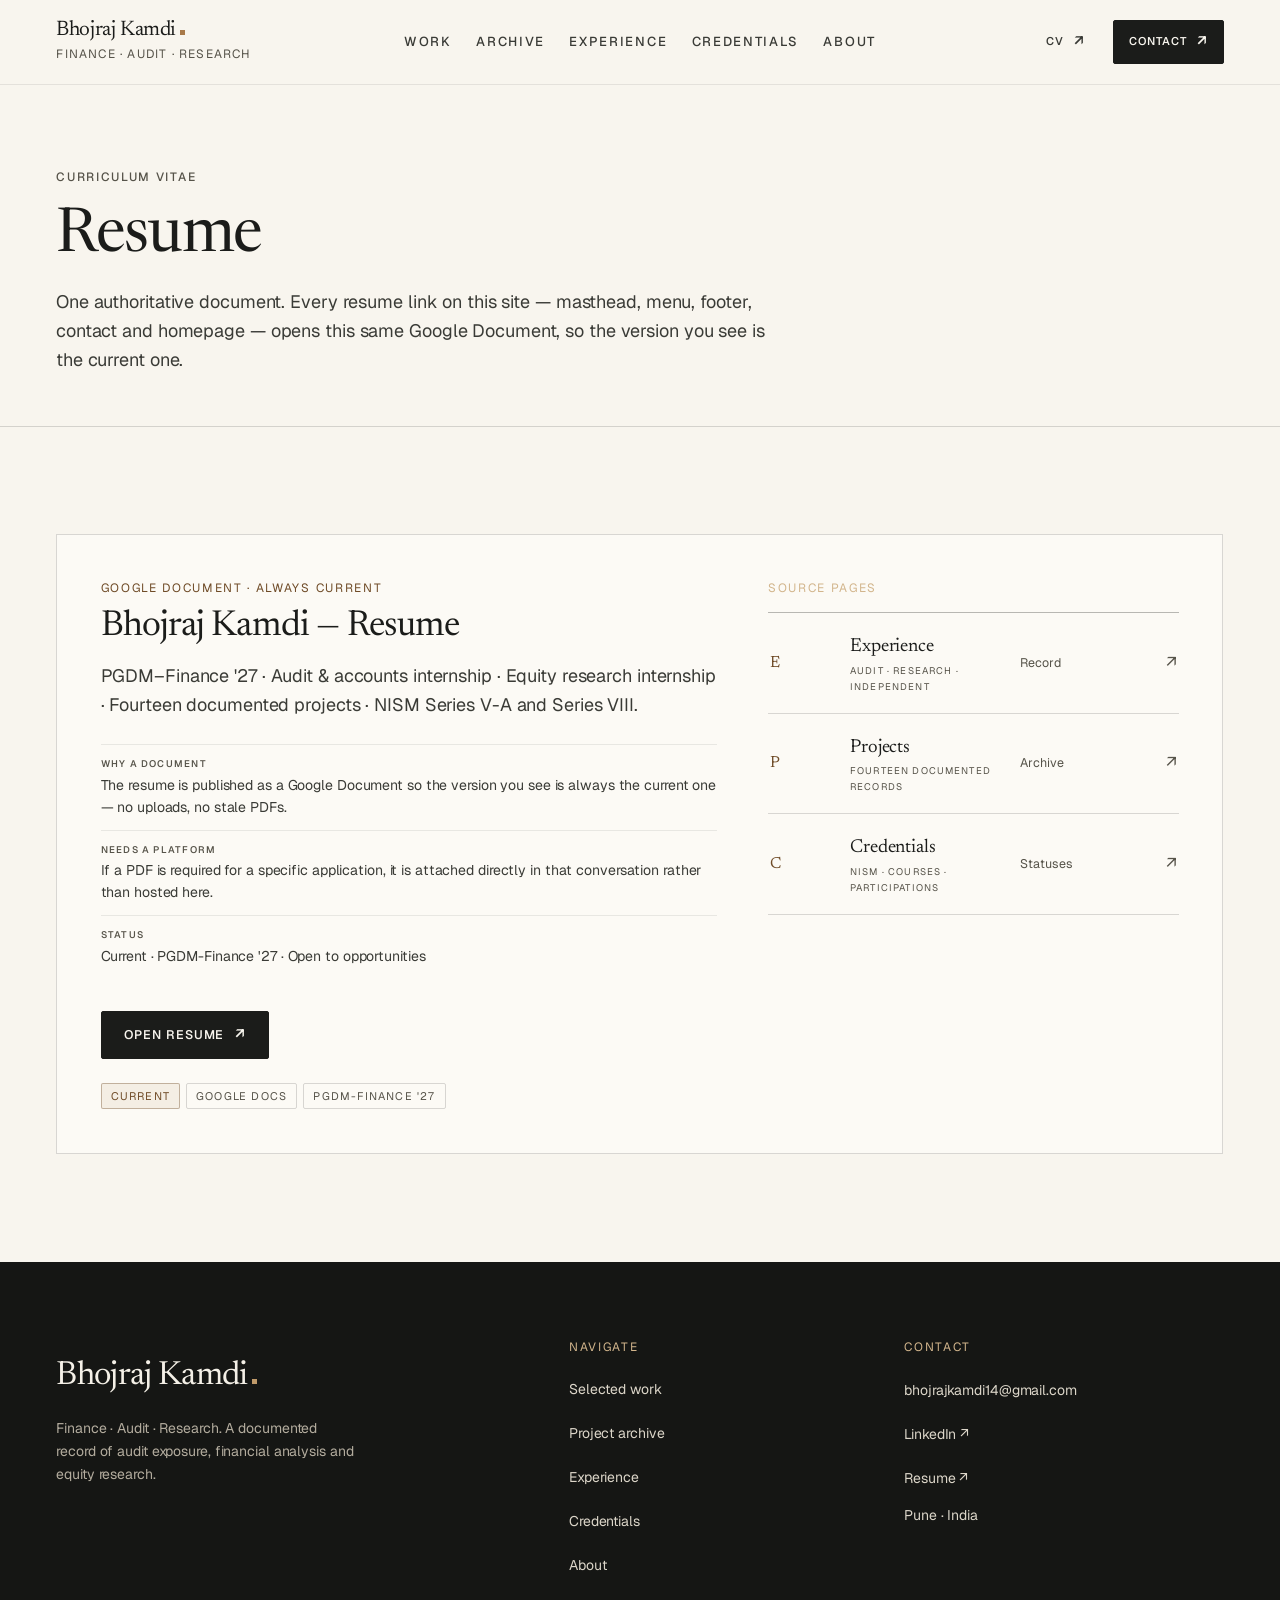
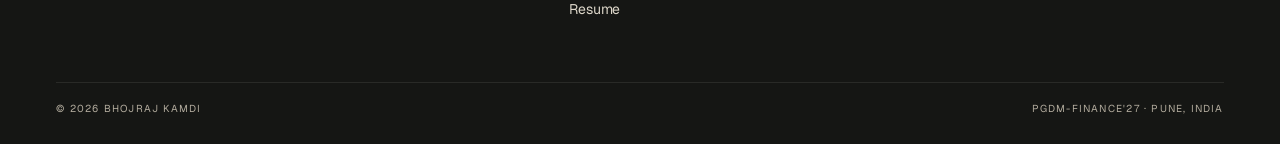
<file: resume.html>
<!DOCTYPE html>
<html lang="en">
<head>
  <meta charset="UTF-8">
  <meta name="viewport" content="width=device-width, initial-scale=1.0">
  <title>Resume — Bhojraj Kamdi</title>
  <meta name="description" content="Resume of Bhojraj Kamdi — PGDM–Finance '27. The full CV opens as a current Google Document.">
  <link rel="canonical" href="https://bhojrajkamdi-1473.github.io/portfolio/resume.html">
  <meta property="og:title" content="Resume — Bhojraj Kamdi">
  <meta property="og:description" content="One authoritative CV, published as a current Google Document.">
  <meta property="og:type" content="website">
  <meta property="og:url" content="https://bhojrajkamdi-1473.github.io/portfolio/resume.html">
  <meta property="og:image" content="https://bhojrajkamdi-1473.github.io/portfolio/assets/og-bhojraj-kamdi.jpg">
  <meta property="og:image:width" content="1200">
  <meta property="og:image:height" content="630">
  <meta property="og:image:alt" content="Bhojraj Kamdi — finance, audit and research portfolio cover.">
  <meta name="twitter:card" content="summary_large_image">
  <meta name="twitter:title" content="Resume — Bhojraj Kamdi">
  <meta name="twitter:description" content="One authoritative CV, published as a current Google Document.">
  <meta name="twitter:image" content="https://bhojrajkamdi-1473.github.io/portfolio/assets/og-bhojraj-kamdi.jpg">
  <meta name="theme-color" content="#F3EFE5">
  <link rel="icon" type="image/svg+xml" href="assets/favicon.svg">
  <link rel="preconnect" href="https://fonts.googleapis.com">
  <link rel="preconnect" href="https://fonts.gstatic.com" crossorigin>
  <link href="https://fonts.googleapis.com/css2?family=Geist:wght@300..800&family=Newsreader:ital,opsz,wght@0,6..72,300..700;1,6..72,300..700&display=swap" rel="stylesheet">
  <link rel="stylesheet" href="assets/styles.css?v=8">
  <noscript><style>.rv{opacity:1 !important;transform:none !important;}</style></noscript>
</head>
<body>
  <a class="skip-link" href="#main">Skip to content</a>

  <header class="masthead" id="topbar">
    <div class="masthead-inner">
      <a class="wordmark" href="index.html">
        <span class="wordmark-name">Bhojraj Kamdi</span>
        <span class="wordmark-meta">Finance · Audit · Research</span>
      </a>
      <nav class="nav" aria-label="Primary">
        <ul>
          <li><a href="index.html#work">Work</a></li>
          <li><a href="projects.html">Archive</a></li>
          <li><a href="index.html#experience">Experience</a></li>
          <li><a href="index.html#credentials">Credentials</a></li>
          <li><a href="index.html#about">About</a></li>
        </ul>
      </nav>
      <div class="masthead-actions">
        <a class="btn btn--quiet btn--sm" href="https://docs.google.com/document/d/1BFeB2oi3oYkQRqjwEmUpC3M__p_ACSpZ/edit" target="_blank" rel="noopener noreferrer">CV <span class="arrow">↗</span></a>
        <a class="btn btn--solid btn--sm" href="index.html#contact">Contact <span class="arrow">↗</span></a>
      </div>
      <button class="menu-btn" id="navToggle" aria-expanded="false" aria-label="Open menu" aria-controls="mobileMenu">
        Menu
        <span class="menu-icon" aria-hidden="true"><i></i><i></i></span>
      </button>
    </div>
  </header>

  <div class="menu-panel" id="mobileMenu">
    <nav aria-label="Mobile">
      <a href="index.html#work">Work</a>
      <a href="projects.html">Archive</a>
      <a href="index.html#experience">Experience</a>
      <a href="index.html#credentials">Credentials</a>
      <a href="index.html#about">About</a>
      <a href="index.html#contact">Contact</a>
      <a href="https://docs.google.com/document/d/1BFeB2oi3oYkQRqjwEmUpC3M__p_ACSpZ/edit" target="_blank" rel="noopener noreferrer">Resume ↗</a>
    </nav>
    <div class="menu-foot" role="navigation" aria-label="Menu contact">
      <a href="https://www.linkedin.com/in/bhojrajkamdi" target="_blank" rel="noopener noreferrer">LinkedIn ↗</a>
      <a href="mailto:bhojrajkamdi14@gmail.com">Email</a>
      <span>Pune, India</span>
    </div>
  </div>

  <main id="main" tabindex="-1">
    <section class="page-hero" aria-labelledby="resume-title">
      <div class="container">
        <p class="sec-label">Curriculum vitae</p>
        <h1 class="rv" id="resume-title">Resume</h1>
        <p class="lead rv d1">One authoritative document. Every resume link on this site — masthead, menu, footer, contact and homepage — opens this same Google Document, so the version you see is the current one.</p>
      </div>
    </section>

    <section class="section">
      <div class="container">
        <article class="doc-plate rv">
          <div>
            <p class="record-kicker">Google Document · always current</p>
            <h2>Bhojraj Kamdi — Resume</h2>
            <p class="lead mt-4">PGDM–Finance '27 · Audit &amp; accounts internship · Equity research internship · Fourteen documented projects · NISM Series V-A and Series VIII.</p>
            <div class="doc-fields mt-6">
              <div class="doc-field">
                <b>Why a document</b>
                <span>The resume is published as a Google Document so the version you see is always the current one — no uploads, no stale PDFs.</span>
              </div>
              <div class="doc-field">
                <b>Needs a platform</b>
                <span>If a PDF is required for a specific application, it is attached directly in that conversation rather than hosted here.</span>
              </div>
              <div class="doc-field">
                <b>Status</b>
                <span>Current · PGDM-Finance '27 · Open to opportunities</span>
              </div>
            </div>
            <div class="hero-actions mt-6">
              <a class="btn btn--solid" href="https://docs.google.com/document/d/1BFeB2oi3oYkQRqjwEmUpC3M__p_ACSpZ/edit" target="_blank" rel="noopener noreferrer">Open resume <span class="arrow">↗</span></a>
            </div>
            <div class="tags mt-6" aria-label="Document details">
              <span class="pill pill--gold">Current</span>
              <span class="pill">Google Docs</span>
              <span class="pill">PGDM-Finance '27</span>
            </div>
          </div>
          <div>
            <p class="footer-h">Source pages</p>
            <div class="index-list">
              <a class="index-row" href="experience.html">
                <span class="index-num">E</span>
                <span><span class="index-title">Experience</span><span class="index-desc">Audit · Research · Independent</span></span>
                <span class="index-meta">Record</span>
                <span class="index-arrow" aria-hidden="true">↗</span>
              </a>
              <a class="index-row" href="projects.html">
                <span class="index-num">P</span>
                <span><span class="index-title">Projects</span><span class="index-desc">Fourteen documented records</span></span>
                <span class="index-meta">Archive</span>
                <span class="index-arrow" aria-hidden="true">↗</span>
              </a>
              <a class="index-row" href="certifications.html">
                <span class="index-num">C</span>
                <span><span class="index-title">Credentials</span><span class="index-desc">NISM · Courses · Participations</span></span>
                <span class="index-meta">Statuses</span>
                <span class="index-arrow" aria-hidden="true">↗</span>
              </a>
            </div>
          </div>
        </article>
      </div>
    </section>
  </main>

  <footer class="footer">
    <div class="container">
      <div class="footer-top">
        <div class="footer-brand">
          <p class="wordmark-name">Bhojraj Kamdi</p>
          <p>Finance · Audit · Research. A documented record of audit exposure, financial analysis and equity research.</p>
        </div>
        <div>
          <p class="footer-h">Navigate</p>
          <nav class="footer-nav" aria-label="Footer">
            <a href="index.html#work">Selected work</a>
            <a href="projects.html">Project archive</a>
            <a href="experience.html">Experience</a>
            <a href="certifications.html">Credentials</a>
            <a href="about.html">About</a>
            <a href="resume.html">Resume</a>
          </nav>
        </div>
        <div>
          <p class="footer-h">Contact</p>
          <div class="footer-contact">
            <a href="mailto:bhojrajkamdi14@gmail.com">bhojrajkamdi14@gmail.com</a>
            <a href="https://www.linkedin.com/in/bhojrajkamdi" target="_blank" rel="noopener noreferrer">LinkedIn ↗</a>
            <a href="https://docs.google.com/document/d/1BFeB2oi3oYkQRqjwEmUpC3M__p_ACSpZ/edit" target="_blank" rel="noopener noreferrer">Resume ↗</a>
            <span>Pune · India</span>
          </div>
        </div>
      </div>
      <div class="footer-bottom">
        <span>© <span id="year">2026</span> Bhojraj Kamdi</span>
        <span>PGDM-Finance'27 · Pune, India</span>
      </div>
    </div>
  </footer>

  <script src="assets/main.js?v=5"></script>
</body>
</html>
</file>
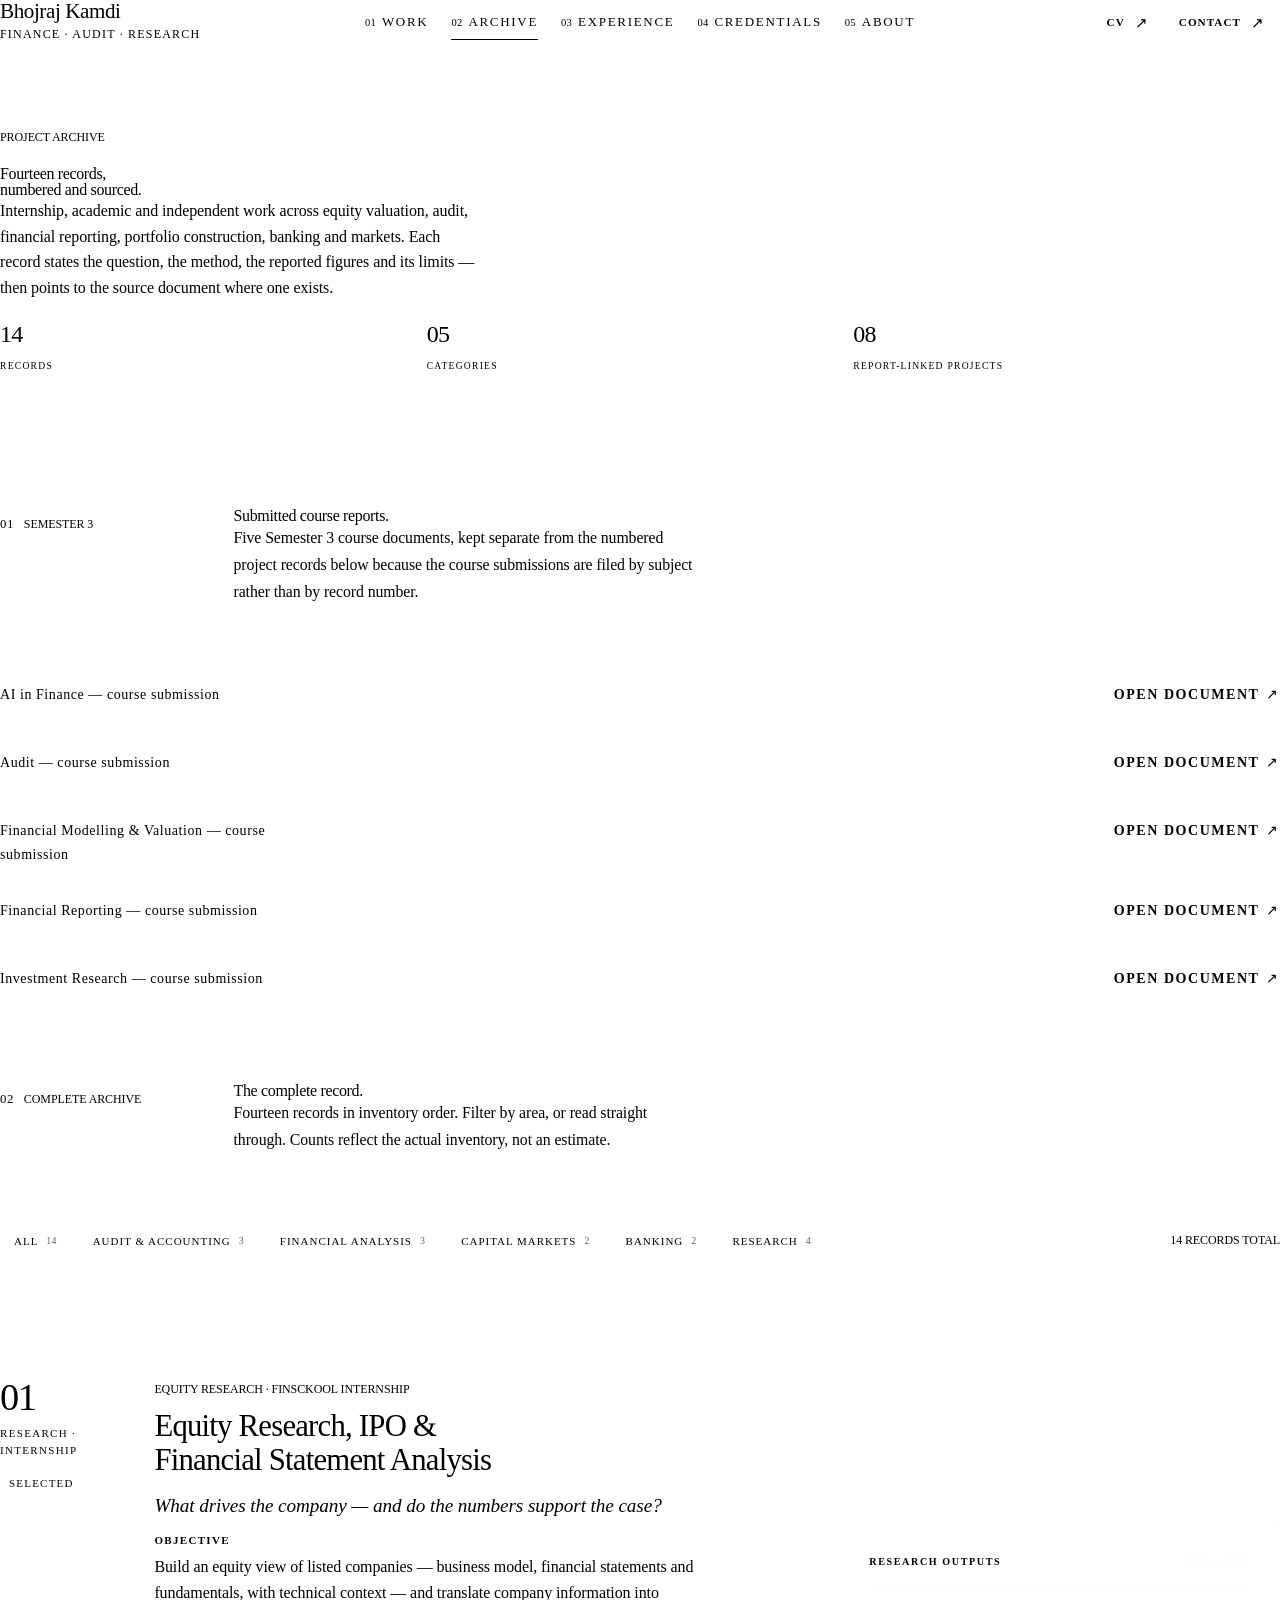
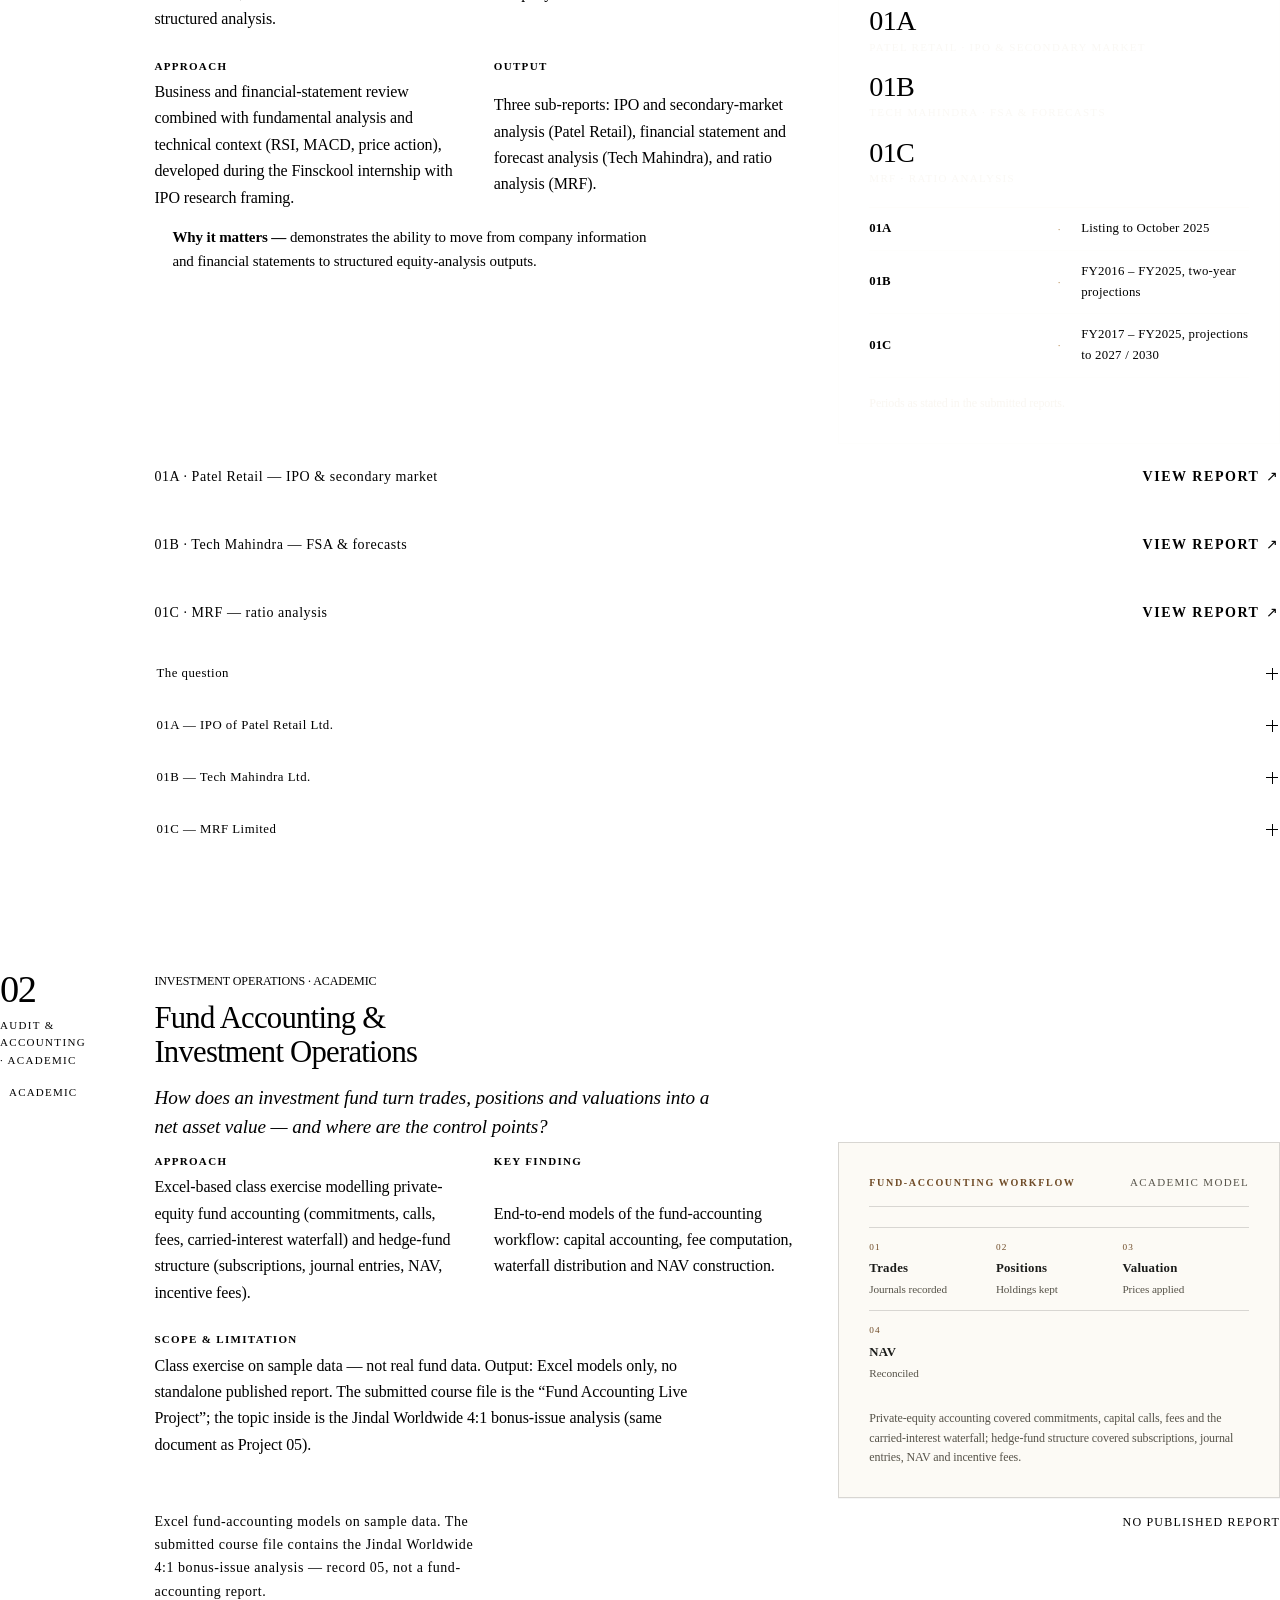
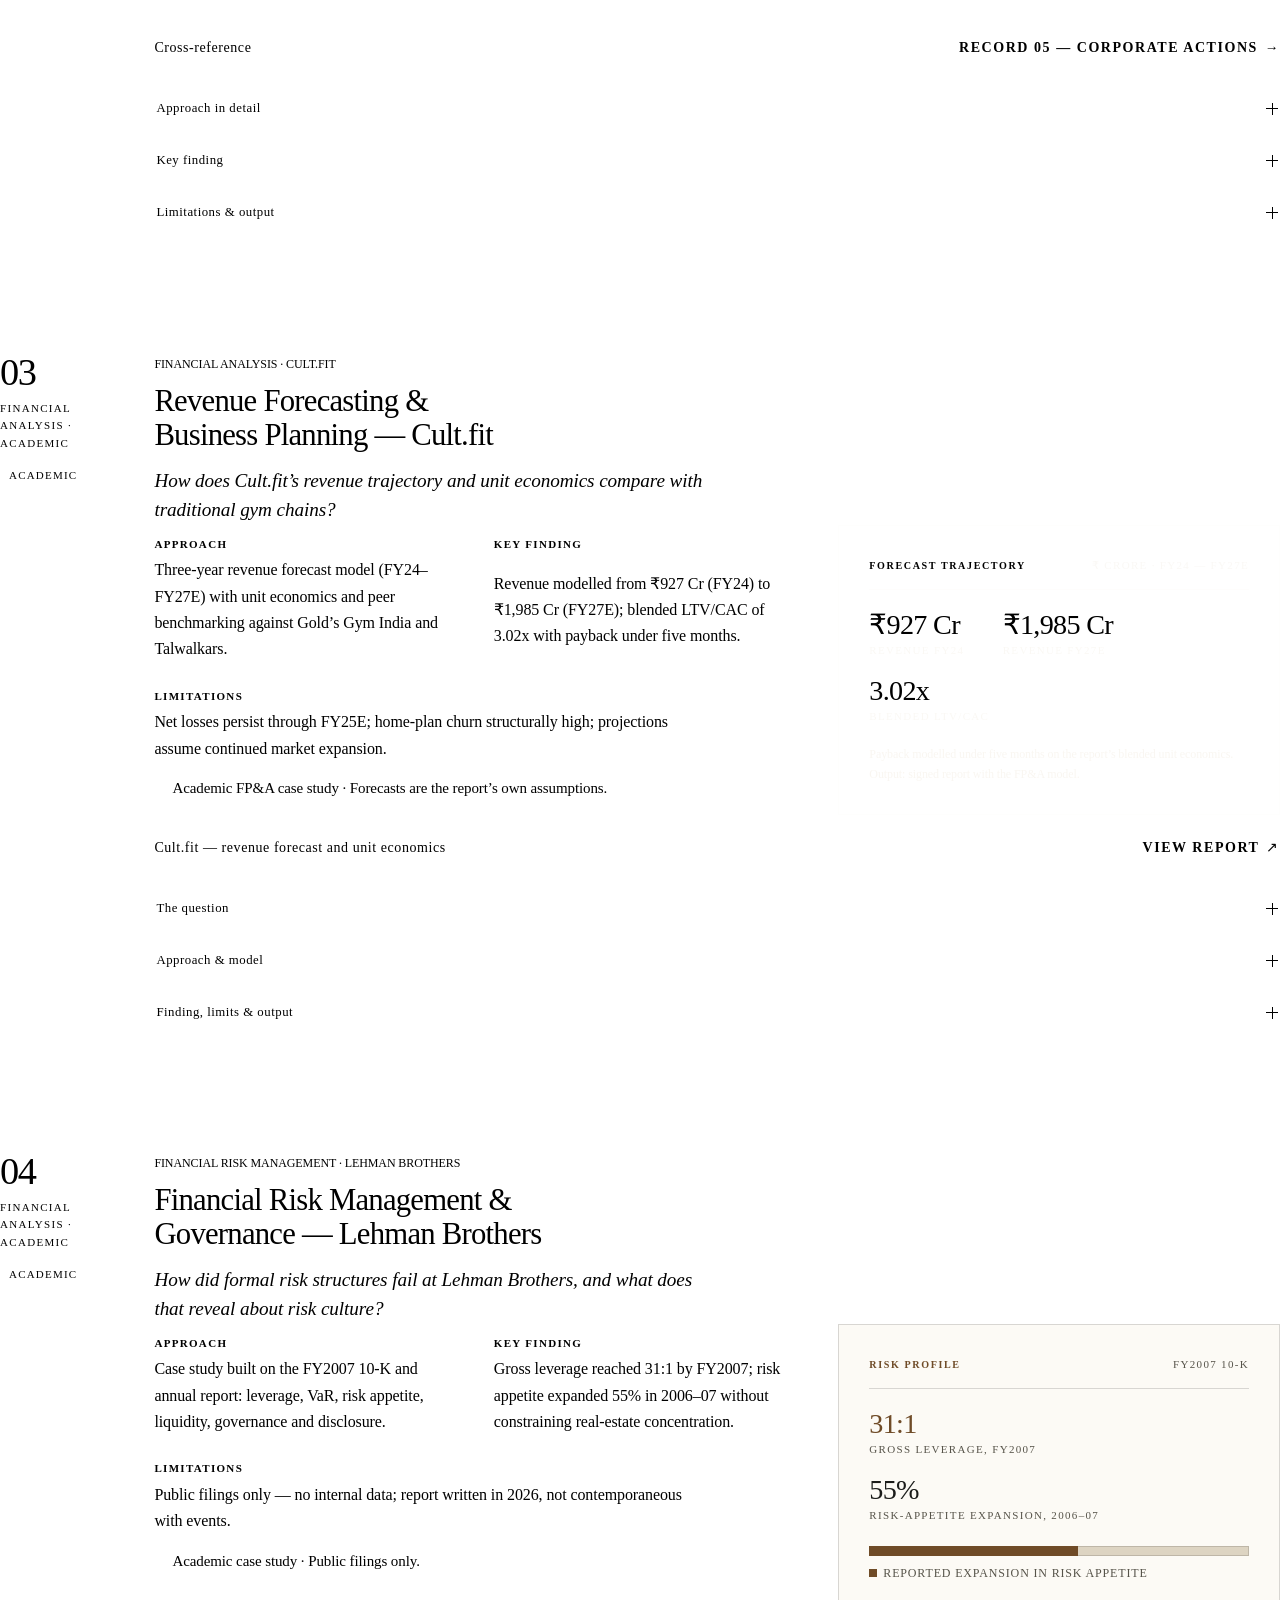
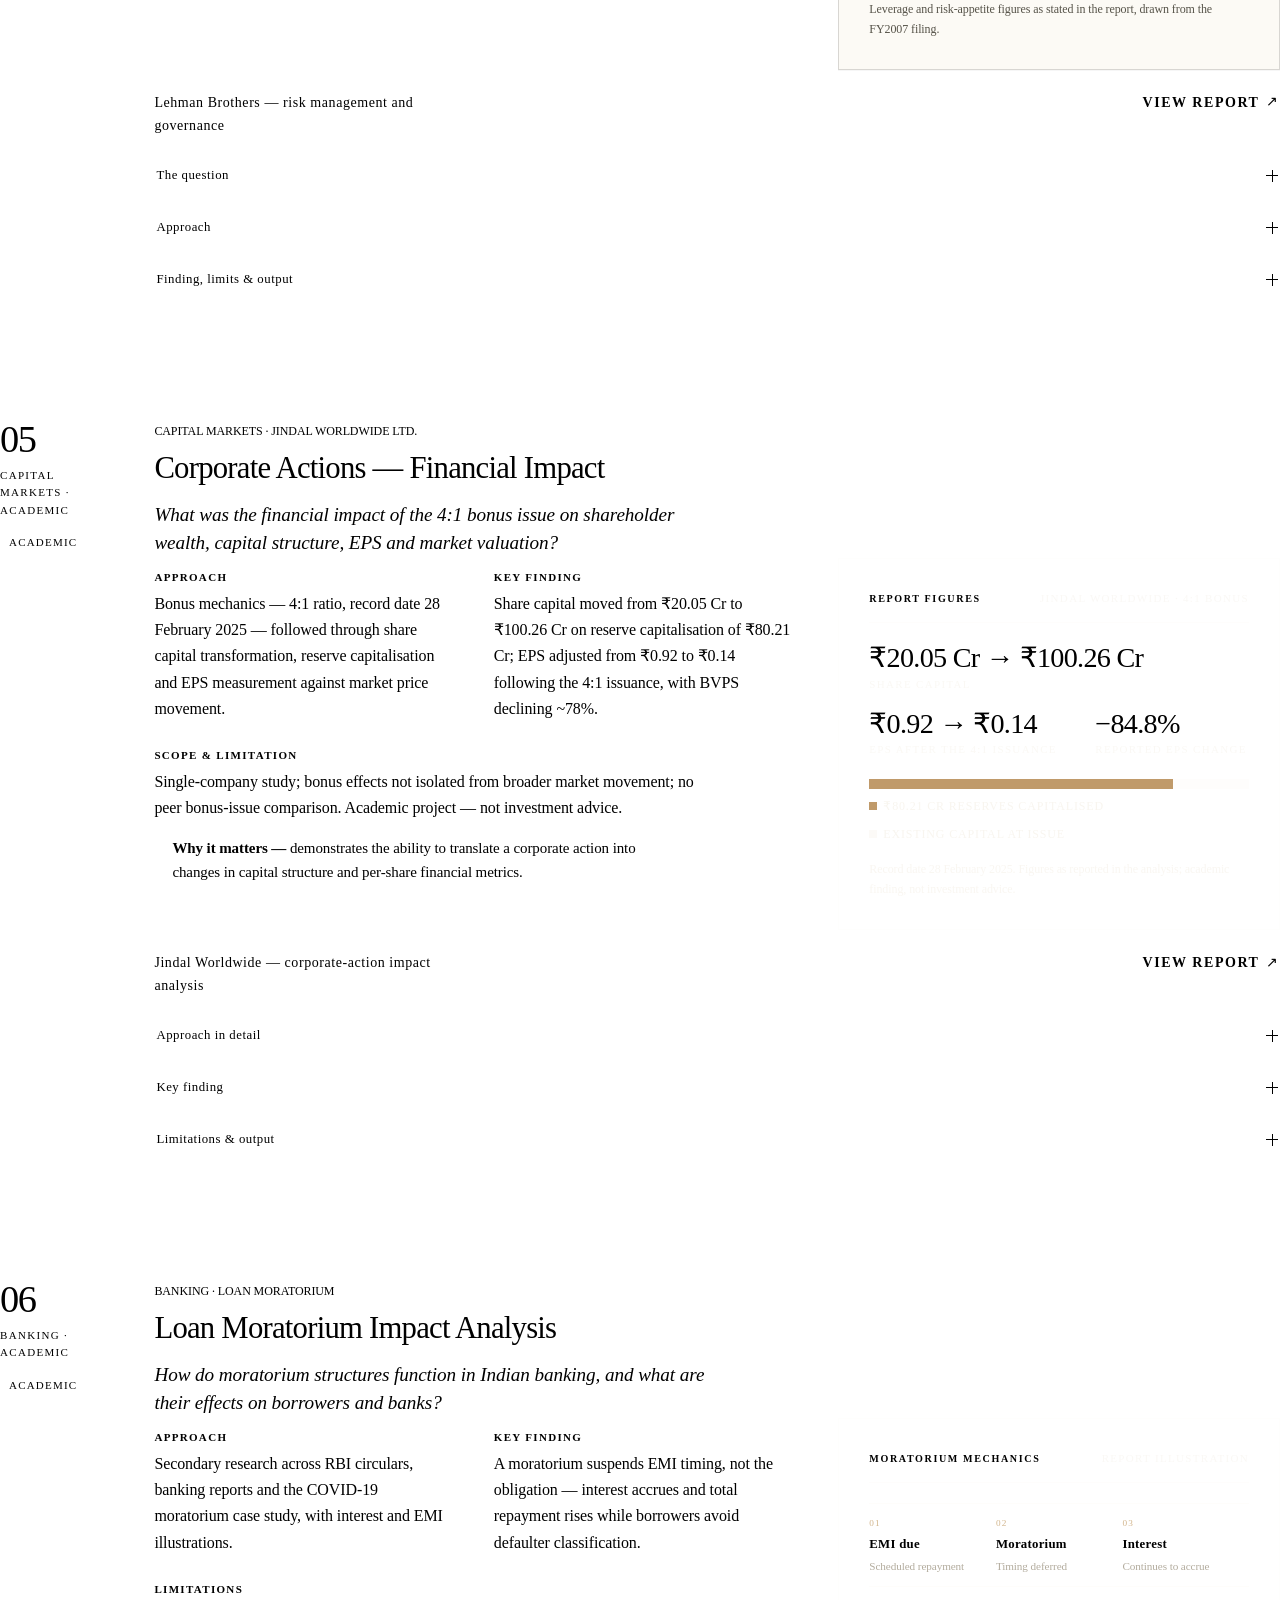
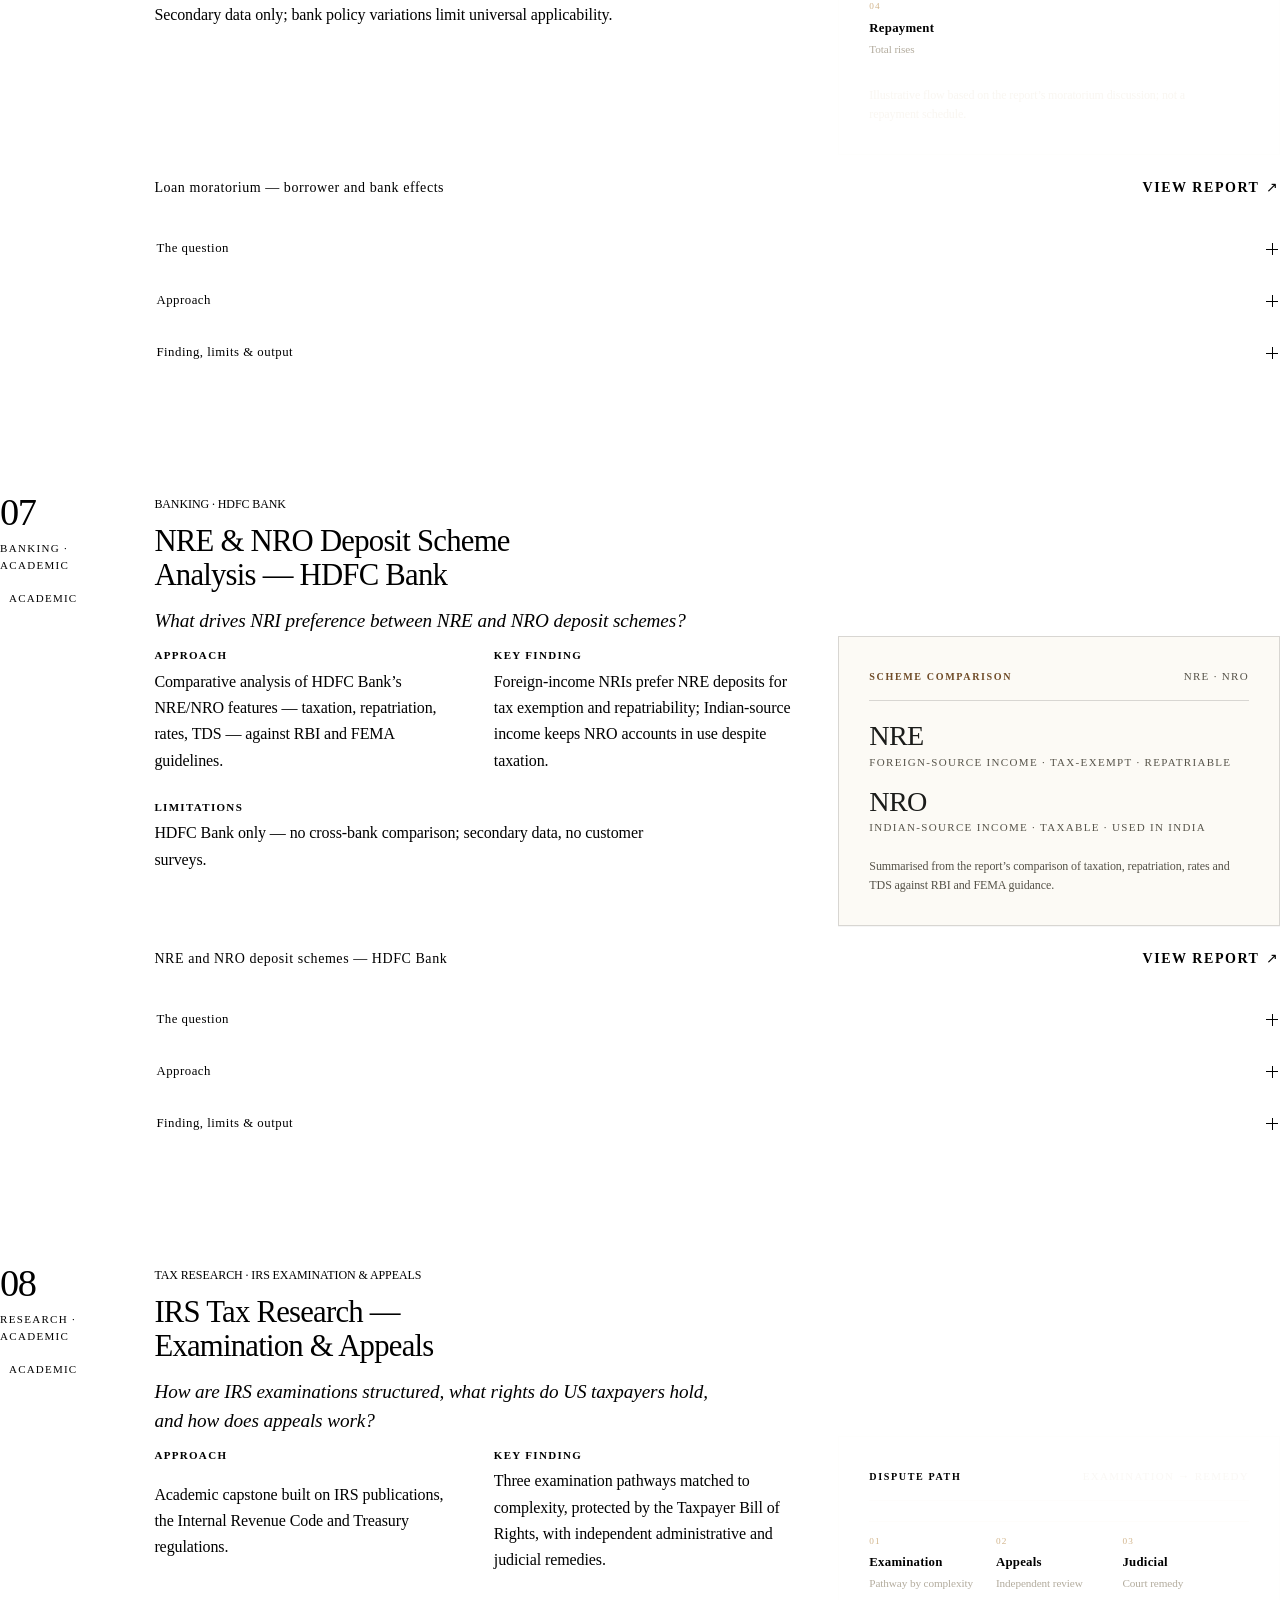
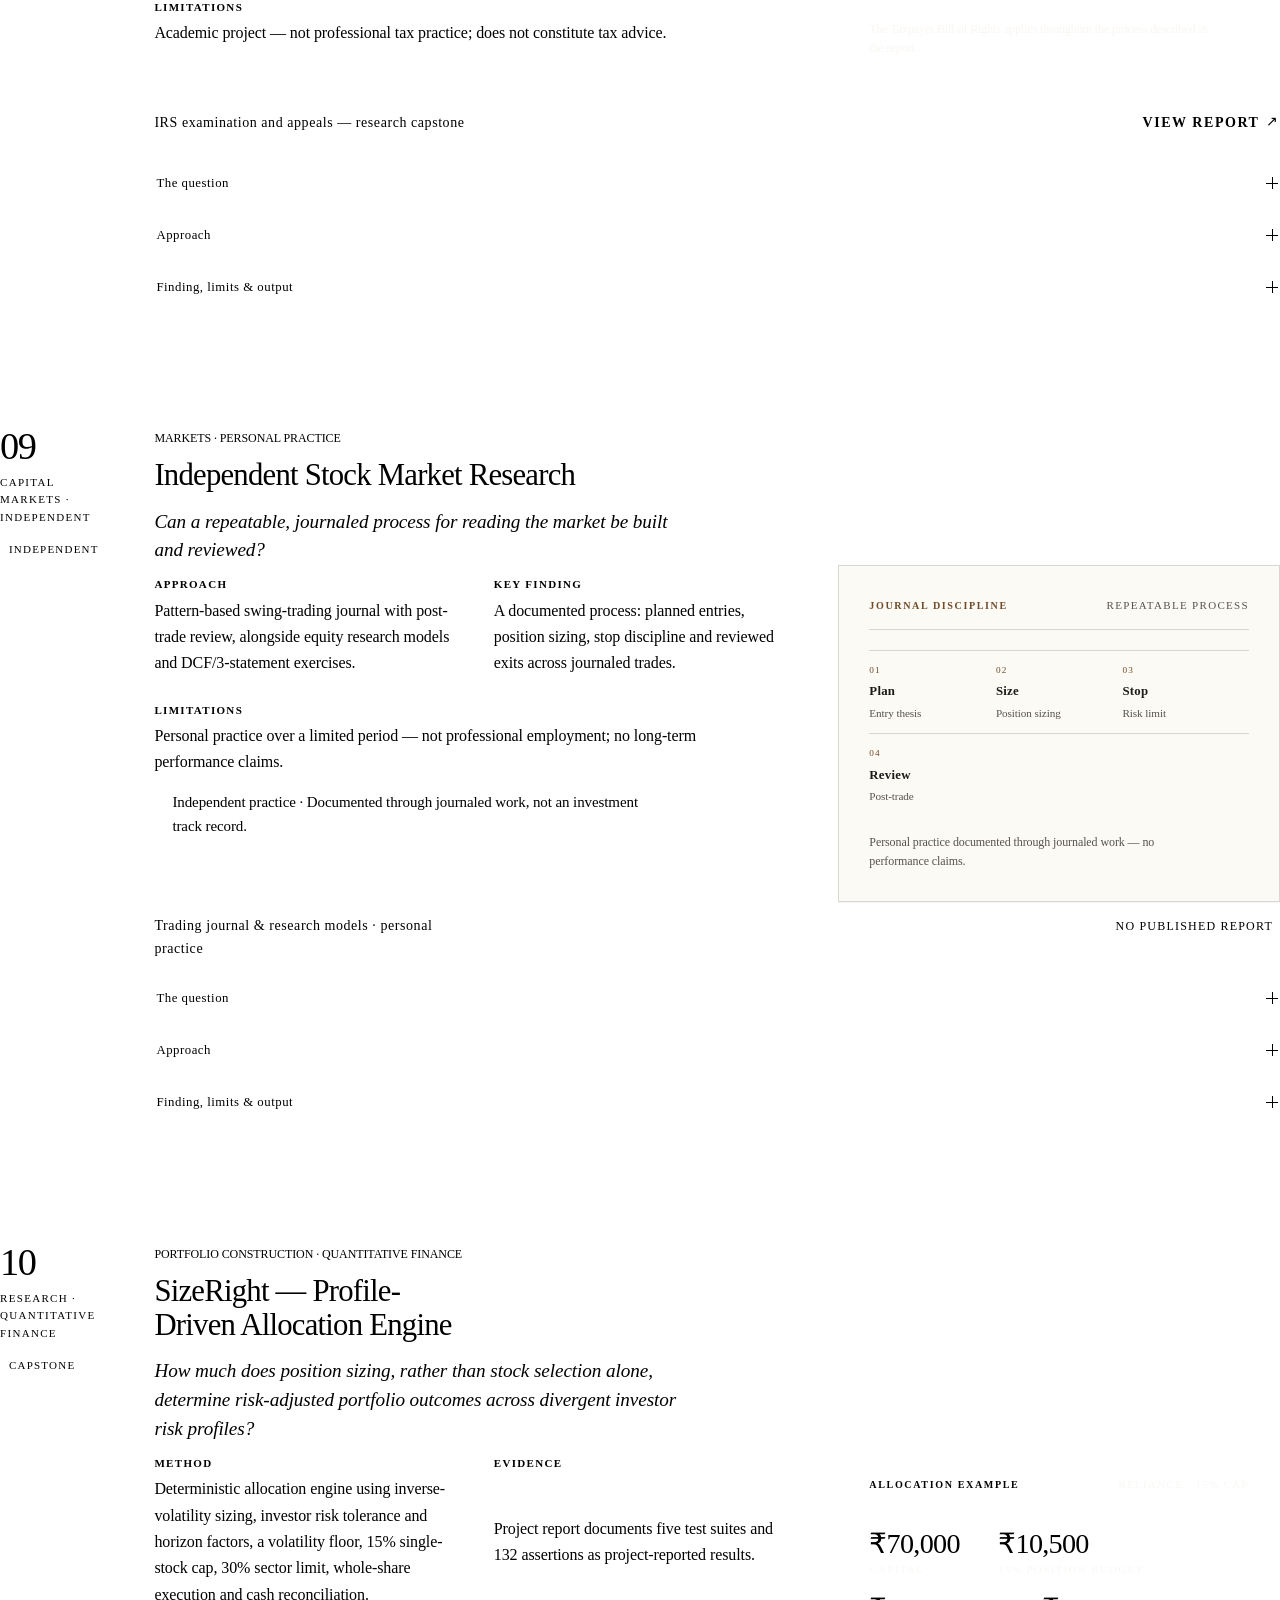
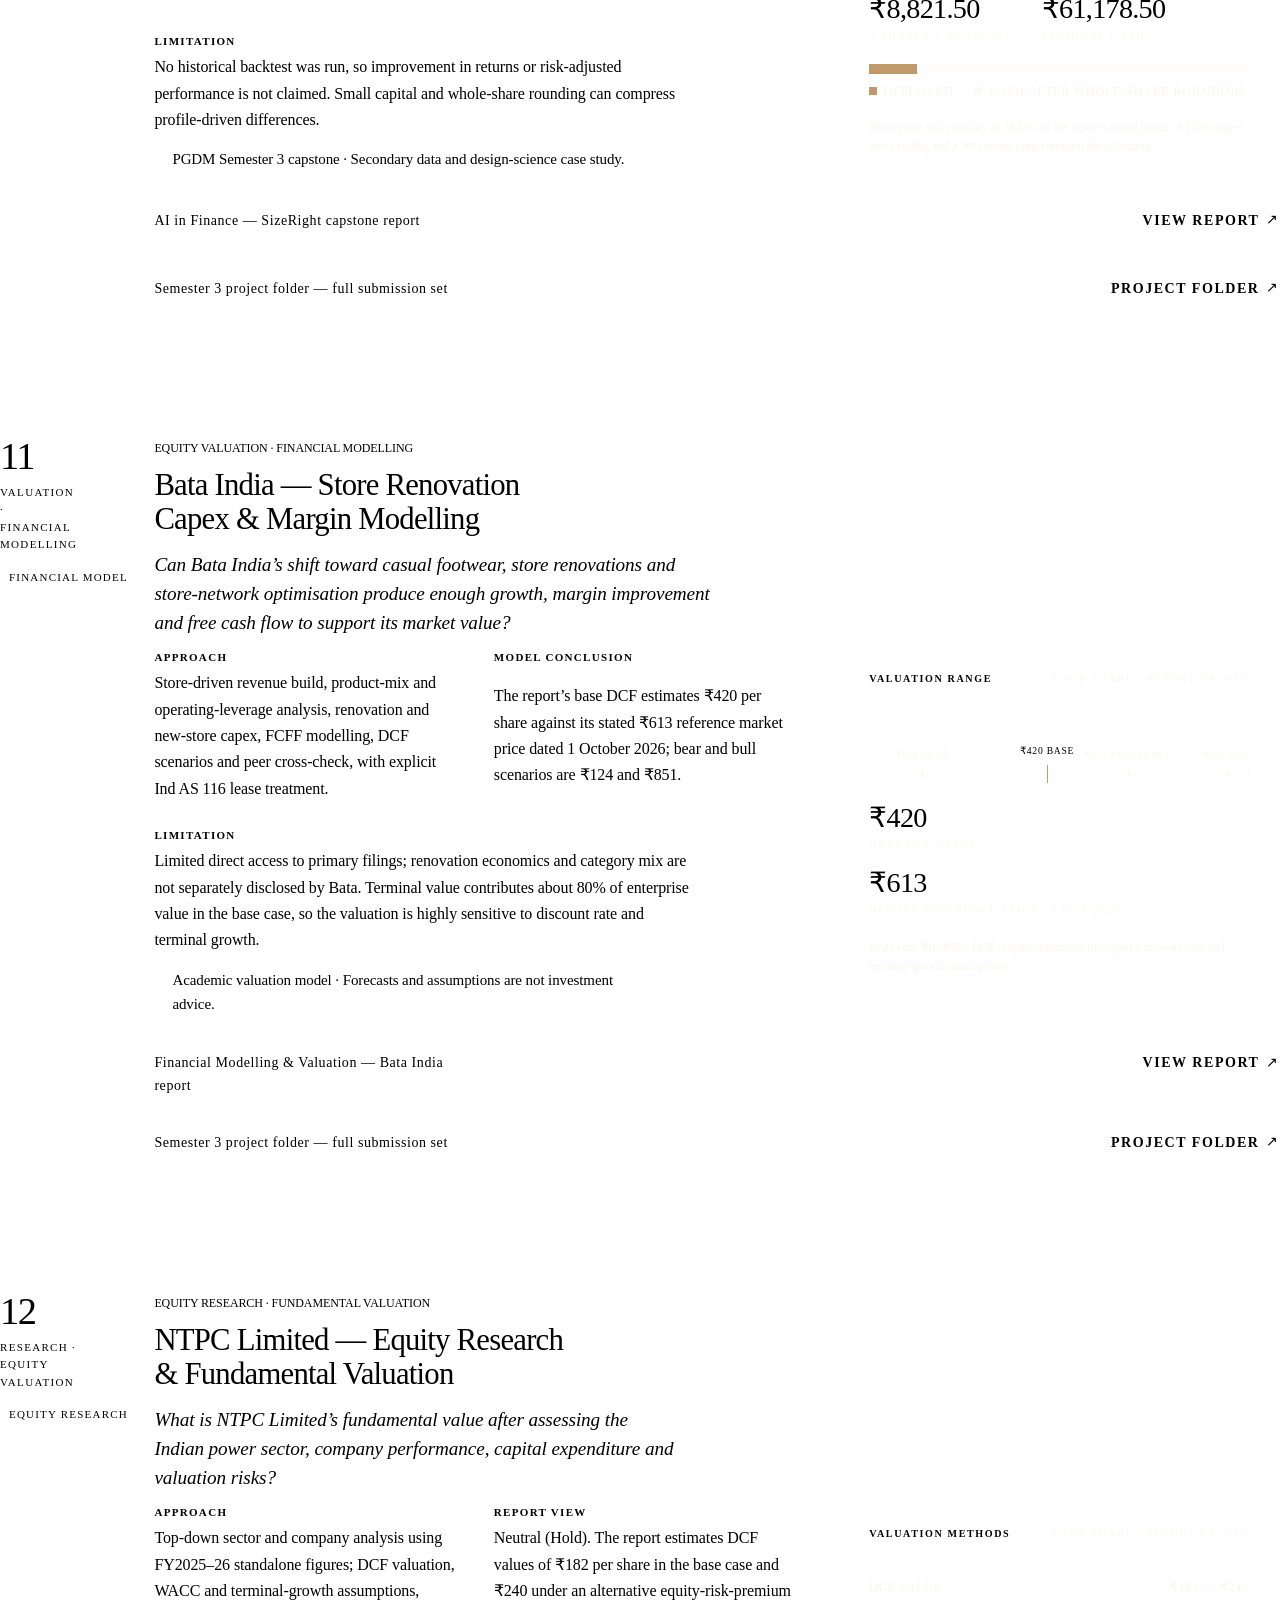
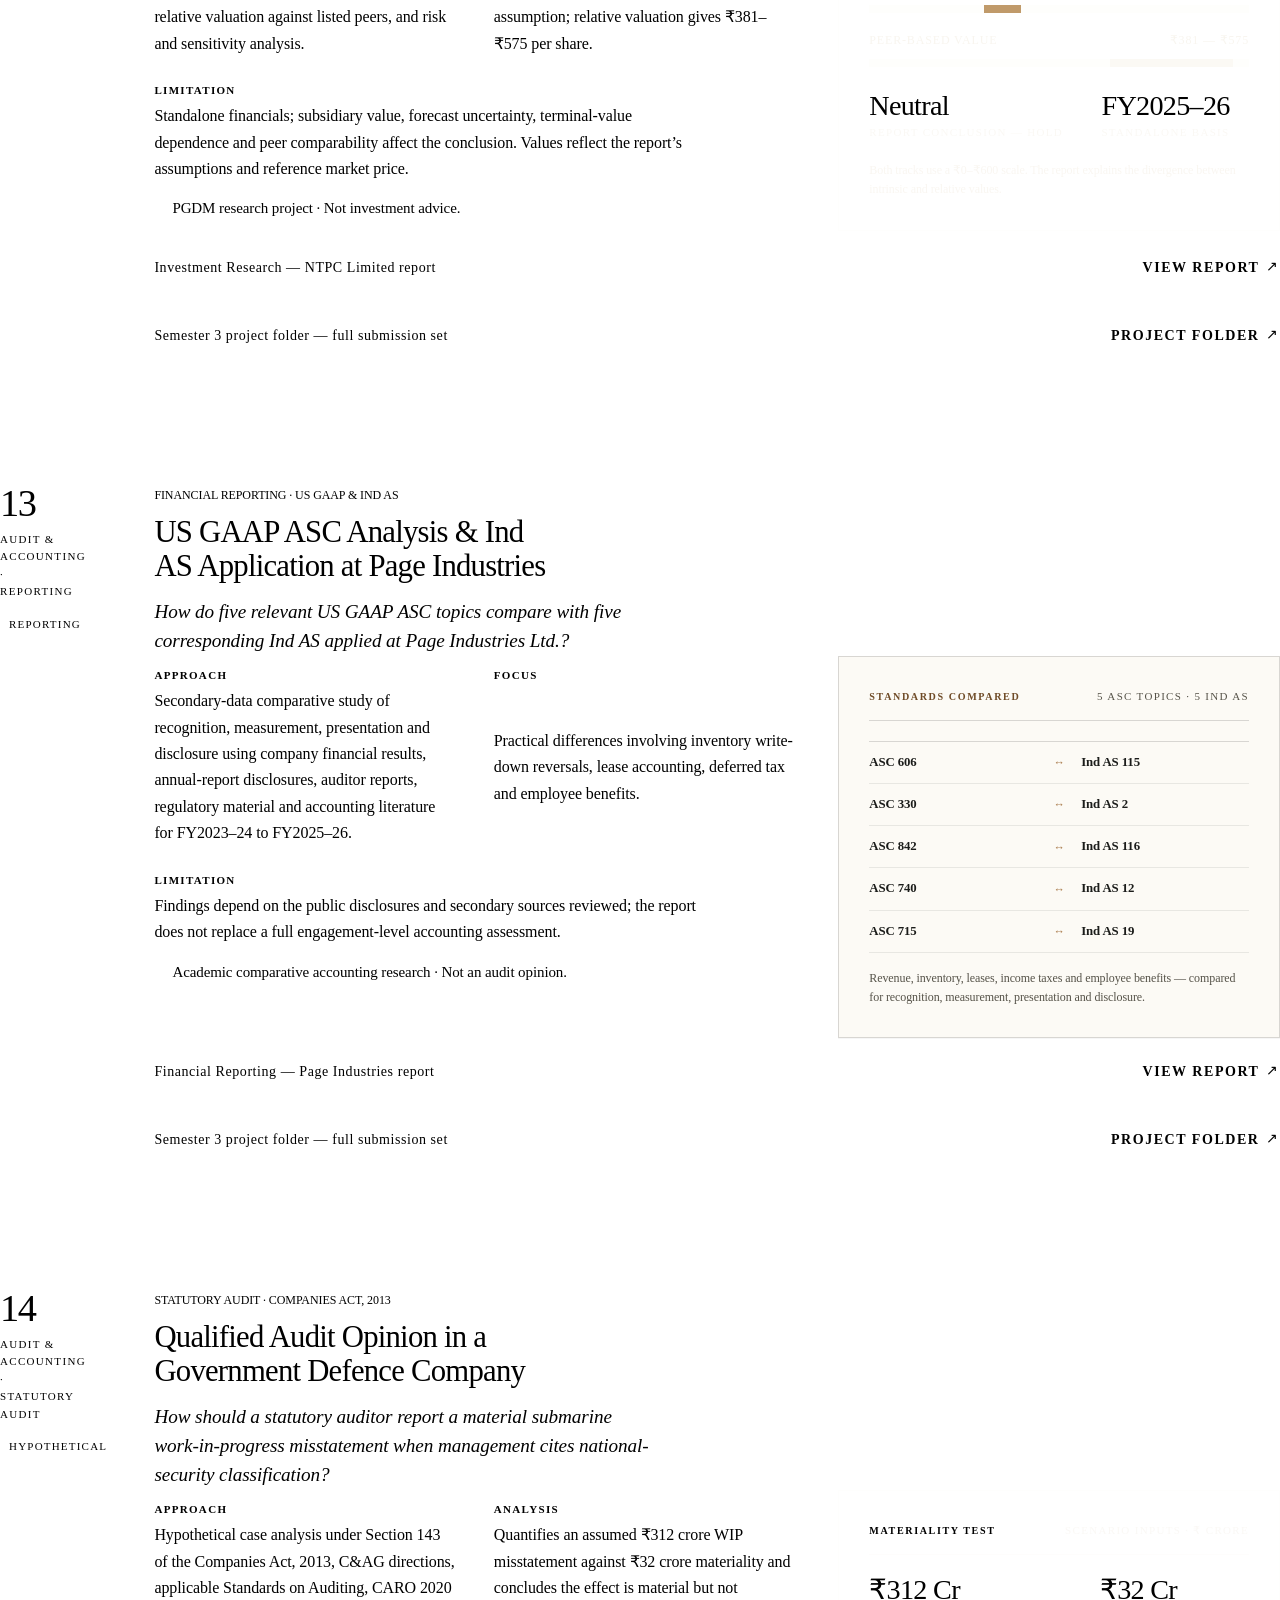
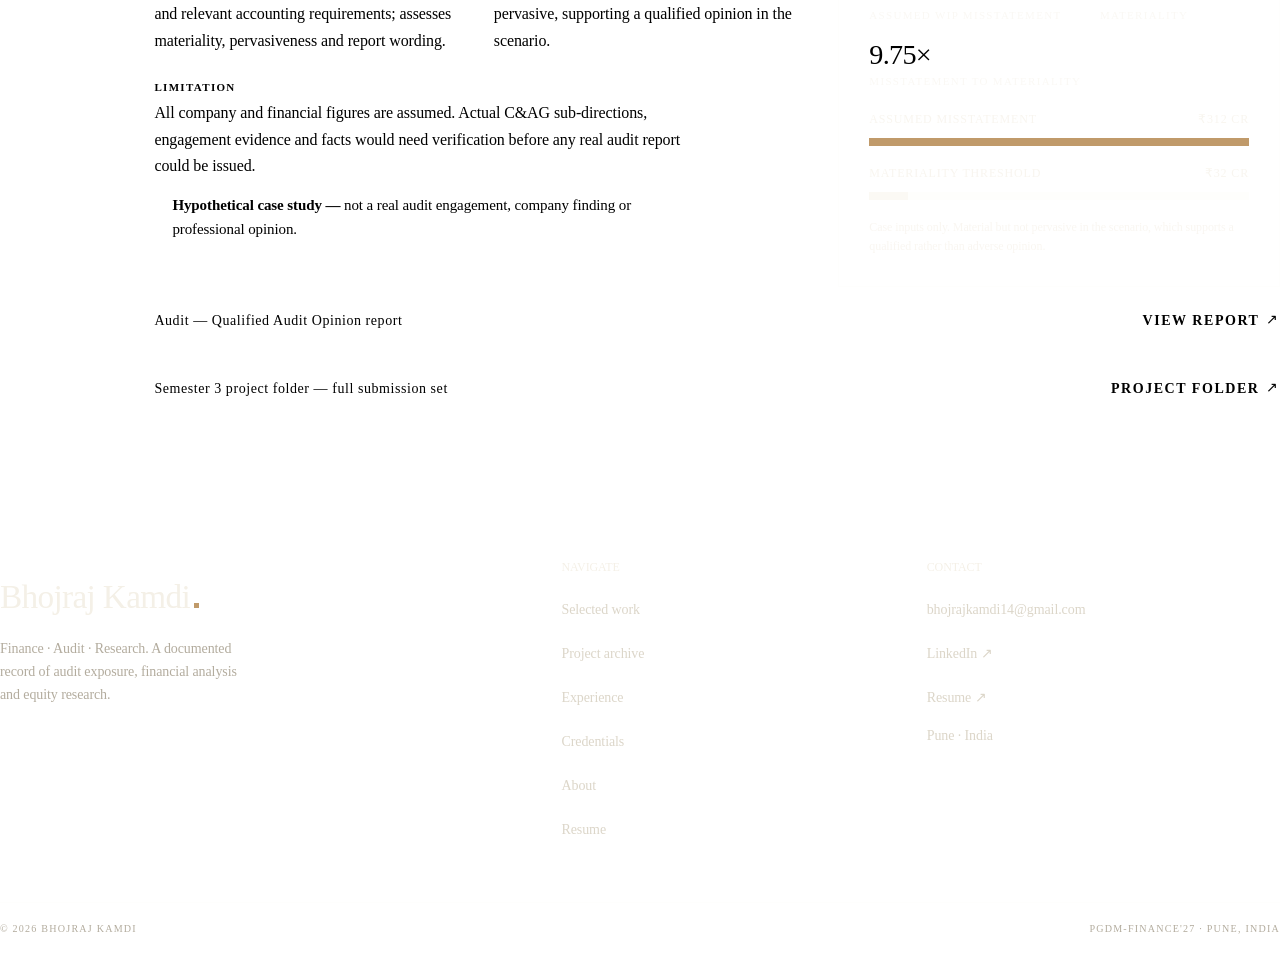
<file: baseline/projects.html>
<!DOCTYPE html>
<html lang="en">
<head>
  <meta charset="UTF-8">
  <meta name="viewport" content="width=device-width, initial-scale=1.0">
  <title>Archive — Bhojraj Kamdi</title>
  <meta name="description" content="The complete project archive of Bhojraj Kamdi — fourteen records across equity research, valuation, financial modelling, audit, financial reporting, banking and capital markets.">
  <meta property="og:title" content="Project archive — Bhojraj Kamdi">
  <meta property="og:description" content="Fourteen numbered records: question, method, reported figures, limitations and source links.">
  <meta property="og:type" content="website">
  <link rel="icon" type="image/svg+xml" href="assets/favicon.svg">
  <link rel="preconnect" href="https://fonts.googleapis.com">
  <link rel="preconnect" href="https://fonts.gstatic.com" crossorigin>
  <link href="https://fonts.googleapis.com/css2?family=Geist:wght@300..800&family=Newsreader:ital,opsz,wght@0,6..72,300..700;1,6..72,300..700&display=swap" rel="stylesheet">
  <link rel="stylesheet" href="assets/styles.css?v=6">
  <noscript><style>.rv{opacity:1 !important;transform:none !important;}.acc-panel,.lib-detail{grid-template-rows:1fr !important;}</style></noscript>
</head>
<body>
  <a class="skip-link" href="#main">Skip to content</a>

  <header class="masthead" id="topbar">
    <div class="masthead-inner">
      <a class="wordmark" href="index.html" aria-label="Bhojraj Kamdi — home">
        <span class="wordmark-name">Bhojraj Kamdi</span>
        <span class="wordmark-meta">Finance · Audit · Research</span>
      </a>
      <nav class="nav" aria-label="Primary">
        <ul>
          <li><a href="index.html#work"><span class="nav-num">01</span>Work</a></li>
          <li><a href="projects.html" aria-current="page"><span class="nav-num">02</span>Archive</a></li>
          <li><a href="index.html#experience"><span class="nav-num">03</span>Experience</a></li>
          <li><a href="index.html#credentials"><span class="nav-num">04</span>Credentials</a></li>
          <li><a href="index.html#about"><span class="nav-num">05</span>About</a></li>
        </ul>
      </nav>
      <div class="masthead-actions">
        <a class="btn btn--quiet btn--sm" href="https://docs.google.com/document/d/1BFeB2oi3oYkQRqjwEmUpC3M__p_ACSpZ/edit" target="_blank" rel="noopener noreferrer">CV <span class="arrow">↗</span></a>
        <a class="btn btn--solid btn--sm" href="index.html#contact">Contact <span class="arrow">↗</span></a>
      </div>
      <button class="menu-btn" id="navToggle" aria-expanded="false" aria-label="Open menu" aria-controls="mobileMenu">
        Menu
        <span class="menu-icon" aria-hidden="true"><i></i><i></i></span>
      </button>
    </div>
  </header>

  <div class="menu-panel" id="mobileMenu">
    <nav aria-label="Mobile">
      <a href="index.html#work"><span class="menu-num">01</span>Work</a>
      <a href="projects.html" aria-current="page"><span class="menu-num">02</span>Archive</a>
      <a href="index.html#experience"><span class="menu-num">03</span>Experience</a>
      <a href="index.html#credentials"><span class="menu-num">04</span>Credentials</a>
      <a href="index.html#about"><span class="menu-num">05</span>About</a>
      <a href="index.html#contact"><span class="menu-num">06</span>Contact</a>
      <a href="https://docs.google.com/document/d/1BFeB2oi3oYkQRqjwEmUpC3M__p_ACSpZ/edit" target="_blank" rel="noopener noreferrer"><span class="menu-num">07</span>Resume ↗</a>
    </nav>
    <div class="menu-foot">
      <a href="https://www.linkedin.com/in/bhojrajkamdi" target="_blank" rel="noopener noreferrer">LinkedIn ↗</a>
      <a href="mailto:bhojrajkamdi14@gmail.com">Email</a>
      <span>Pune, India</span>
    </div>
  </div>

  <main id="main" tabindex="-1">
    <section class="page-hero">
      <div class="container">
        <p class="sec-label">Project archive</p>
        <h1 class="rv">Fourteen records, numbered and sourced.</h1>
        <p class="lead rv d1">Internship, academic and independent work across equity valuation, audit, financial reporting, portfolio construction, banking and markets. Each record states the question, the method, the reported figures and its limits — then points to the source document where one exists.</p>
        <div class="fact-row rv d2">
          <div class="fact"><b>14</b><span>Records</span></div>
          <div class="fact"><b>05</b><span>Categories</span></div>
          <div class="fact"><b>08</b><span>Report-linked projects</span></div>
        </div>
      </div>
    </section>

    <!-- SEMESTER 3 COURSE SUBMISSIONS -->
    <section class="section section--tight" aria-labelledby="submitted-title">
      <div class="container">
        <div class="sec-head rv">
          <p class="sec-label"><span class="sec-num">01</span>Semester 3</p>
          <div>
            <h2 class="sec-title" id="submitted-title">Submitted course reports.</h2>
            <p class="sec-lead">Five Semester 3 course documents, kept separate from the numbered project records below because the course submissions are filed by subject rather than by record number.</p>
          </div>
        </div>
        <div class="report-links rv">
          <div class="report-row">
            <span class="report-cap">AI in Finance — course submission</span>
            <a class="report-link" href="https://docs.google.com/document/d/18jf2dV0_WyICSwVGcLA0dVei4VEEnBnk/edit?usp=drive_link" target="_blank" rel="noopener noreferrer">Open document <span class="arrow">↗</span></a>
          </div>
          <div class="report-row">
            <span class="report-cap">Audit — course submission</span>
            <a class="report-link" href="https://docs.google.com/document/d/1vTkkLlFDqeDfH6Cy1lQAf2Il08225ZnY/edit?usp=drive_link" target="_blank" rel="noopener noreferrer">Open document <span class="arrow">↗</span></a>
          </div>
          <div class="report-row">
            <span class="report-cap">Financial Modelling &amp; Valuation — course submission</span>
            <a class="report-link" href="https://docs.google.com/document/d/1Cy3-Fhz0zzeDlXy7143tufdGQLakAhRA/edit?usp=drive_link" target="_blank" rel="noopener noreferrer">Open document <span class="arrow">↗</span></a>
          </div>
          <div class="report-row">
            <span class="report-cap">Financial Reporting — course submission</span>
            <a class="report-link" href="https://docs.google.com/document/d/15_LNEUVA29AoEoxq4TP8MniRWhcfPKY-/edit?usp=drive_link" target="_blank" rel="noopener noreferrer">Open document <span class="arrow">↗</span></a>
          </div>
          <div class="report-row">
            <span class="report-cap">Investment Research — course submission</span>
            <a class="report-link" href="https://docs.google.com/document/d/1UMdpb7_7EZrPmKCcKV2yx-humW3T3s7X/edit?usp=drive_link" target="_blank" rel="noopener noreferrer">Open document <span class="arrow">↗</span></a>
          </div>
        </div>
      </div>
    </section>

    <!-- ARCHIVE -->
    <section class="section" aria-labelledby="archive-title">
      <div class="container">
        <div class="sec-head rv">
          <p class="sec-label"><span class="sec-num">02</span>Complete archive</p>
          <div>
            <h2 class="sec-title" id="archive-title">The complete record.</h2>
            <p class="sec-lead">Fourteen records in inventory order. Filter by area, or read straight through. Counts reflect the actual inventory, not an estimate.</p>
          </div>
        </div>

        <div class="archive-toolbar">
          <div class="archive-toolbar-inner">
            <div class="filters" role="group" aria-label="Filter records by area">
              <button class="fchip" data-filter="all" aria-pressed="true">All<span class="cnt">14</span></button>
              <button class="fchip" data-filter="audit" aria-pressed="false">Audit &amp; Accounting<span class="cnt">3</span></button>
              <button class="fchip" data-filter="analysis" aria-pressed="false">Financial Analysis<span class="cnt">3</span></button>
              <button class="fchip" data-filter="markets" aria-pressed="false">Capital Markets<span class="cnt">2</span></button>
              <button class="fchip" data-filter="banking" aria-pressed="false">Banking<span class="cnt">2</span></button>
              <button class="fchip" data-filter="research" aria-pressed="false">Research<span class="cnt">4</span></button>
            </div>
            <span class="archive-count">14 records total</span>
          </div>
        </div>

        <div class="archive">

          <!-- 01 -->
          <article class="record rv" id="p01" data-cat="research">
            <div class="record-rail">
              <span class="record-no">01</span>
              <span class="record-cat">Research · Internship</span>
              <span class="pill pill--gold">Selected</span>
            </div>
            <div class="record-body">
              <p class="record-kicker">Equity Research · Finsckool Internship</p>
              <h3 class="record-title">Equity Research, IPO &amp; Financial Statement Analysis</h3>
              <p class="record-question">What drives the company — and do the numbers support the case?</p>

              <div class="record-grid">
                <div>
                  <div class="record-fields">
                    <div class="field field--wide">
                      <b>Objective</b>
                      <span>Build an equity view of listed companies — business model, financial statements and fundamentals, with technical context — and translate company information into structured analysis.</span>
                    </div>
                    <div class="field">
                      <b>Approach</b>
                      <span>Business and financial-statement review combined with fundamental analysis and technical context (RSI, MACD, price action), developed during the Finsckool internship with IPO research framing.</span>
                    </div>
                    <div class="field">
                      <b>Output</b>
                      <span>Three sub-reports: IPO and secondary-market analysis (Patel Retail), financial statement and forecast analysis (Tech Mahindra), and ratio analysis (MRF).</span>
                    </div>
                  </div>
                  <div class="note"><b>Why it matters —</b> demonstrates the ability to move from company information and financial statements to structured equity-analysis outputs.</div>
                </div>

                <div class="plate">
                  <div class="plate-head"><b>Research outputs</b><span>01A — 01C</span></div>
                  <div class="plate-figures">
                    <div class="fig"><b>01A</b><span>Patel Retail · IPO &amp; secondary market</span></div>
                    <div class="fig"><b>01B</b><span>Tech Mahindra · FSA &amp; forecasts</span></div>
                    <div class="fig"><b>01C</b><span>MRF · Ratio analysis</span></div>
                  </div>
                  <div class="matrix">
                    <div class="matrix-row"><b>01A</b><span class="mid">·</span><span>Listing to October 2025</span></div>
                    <div class="matrix-row"><b>01B</b><span class="mid">·</span><span>FY2016 – FY2025, two-year projections</span></div>
                    <div class="matrix-row"><b>01C</b><span class="mid">·</span><span>FY2017 – FY2025, projections to 2027 / 2030</span></div>
                  </div>
                  <p class="plate-foot">Periods as stated in the submitted reports.</p>
                </div>
              </div>

              <div class="report-links">
                <div class="report-row">
                  <span class="report-cap">01A · Patel Retail — IPO &amp; secondary market</span>
                  <a class="report-link" href="https://drive.google.com/file/d/1pGAY4Vr_cwJC33Z5CAIImhbXU2Av9RaV/view?usp=drive_link" target="_blank" rel="noopener noreferrer">View report <span class="arrow">↗</span></a>
                </div>
                <div class="report-row">
                  <span class="report-cap">01B · Tech Mahindra — FSA &amp; forecasts</span>
                  <a class="report-link" href="https://drive.google.com/file/d/13X6SglaG91yu_porTelERwR6Js7KmhCo/view?usp=drive_link" target="_blank" rel="noopener noreferrer">View report <span class="arrow">↗</span></a>
                </div>
                <div class="report-row">
                  <span class="report-cap">01C · MRF — ratio analysis</span>
                  <a class="report-link" href="https://docs.google.com/document/d/1b0azJOrUWnRysQ4T6offfiIfnlYEiOCq/edit?usp=drive_link&amp;ouid=113586569177191721533&amp;rtpof=true&amp;sd=true" target="_blank" rel="noopener noreferrer">View report <span class="arrow">↗</span></a>
                </div>
              </div>

              <div class="acc">
                <div class="acc-item">
                  <button class="acc-btn" data-acc-btn aria-expanded="false"><span>The question</span><span class="plus" aria-hidden="true"></span></button>
                  <div class="acc-panel"><div class="acc-panel-inner"><div>How do IPO fundamentals translate into sustained secondary-market performance? IPO documents and exchange price data, combining fundamental review (pricing, subscription, valuation vs peers) with technical context — RSI, MACD, moving averages, support-resistance, volume. Favourable fundamentals and reasonable valuation supported positive initial sentiment; sustained performance depended on market conditions, liquidity, institutional participation and technical confirmation. Full report covering listing to October 2025.</div></div></div>
                </div>
                <div class="acc-item">
                  <button class="acc-btn" data-acc-btn aria-expanded="false"><span>01A — IPO of Patel Retail Ltd.</span><span class="plus" aria-hidden="true"></span></button>
                  <div class="acc-panel"><div class="acc-panel-inner"><div>How do IPO fundamentals translate into sustained secondary market performance? IPO documents and exchange price data, combining fundamental review (pricing, subscription, valuation vs peers) with technical context — RSI, MACD, moving averages, support-resistance, volume. Favourable fundamentals and reasonable valuation supported positive initial sentiment; sustained performance depended on market conditions, liquidity, institutional participation and technical confirmation.</div></div></div>
                </div>
                <div class="acc-item">
                  <button class="acc-btn" data-acc-btn aria-expanded="false"><span>01B — Tech Mahindra Ltd.</span><span class="plus" aria-hidden="true"></span></button>
                  <div class="acc-panel"><div class="acc-panel-inner"><div>How has Tech Mahindra’s financial health evolved over ten years, and what do trend patterns suggest? Ratio analysis across liquidity, profitability, leverage and market performance over FY2016–FY2025, with trend analysis and two-year forward projections. Liquidity stayed above the 1:1 benchmark throughout; gross margin held 60–63%; operating margin dipped to 4.40% in 2023–24 with partial recovery in 2025. Full report with two-year projections.</div></div></div>
                </div>
                <div class="acc-item">
                  <button class="acc-btn" data-acc-btn aria-expanded="false"><span>01C — MRF Limited</span><span class="plus" aria-hidden="true"></span></button>
                  <div class="acc-panel"><div class="acc-panel-inner"><div>How did MRF perform across economic cycles — pre-COVID, pandemic, commodity inflation, recovery? Nine-year ratio analysis (FY2017–FY2025) across liquidity, profitability, leverage, valuation and dividend policy, with CAGR-based projections to 2027 and 2030. Revenue more than doubled (₹13,412 Cr to ₹28,152 Cr); margins compressed sharply in 2022–23 then recovered; debt dependence reduced materially. Full report with ratio tables and projections.</div></div></div>
                </div>
              </div>
            </div>
          </article>

          <!-- 02 -->
          <article class="record rv" id="p02" data-cat="audit">
            <div class="record-rail">
              <span class="record-no">02</span>
              <span class="record-cat">Audit &amp; Accounting · Academic</span>
              <span class="pill">Academic</span>
            </div>
            <div class="record-body">
              <p class="record-kicker">Investment Operations · Academic</p>
              <h3 class="record-title">Fund Accounting &amp; Investment Operations</h3>
              <p class="record-question">How does an investment fund turn trades, positions and valuations into a net asset value — and where are the control points?</p>

              <div class="record-grid">
                <div>
                  <div class="record-fields">
                    <div class="field">
                      <b>Approach</b>
                      <span>Excel-based class exercise modelling private-equity fund accounting (commitments, calls, fees, carried-interest waterfall) and hedge-fund structure (subscriptions, journal entries, NAV, incentive fees).</span>
                    </div>
                    <div class="field">
                      <b>Key finding</b>
                      <span>End-to-end models of the fund-accounting workflow: capital accounting, fee computation, waterfall distribution and NAV construction.</span>
                    </div>
                    <div class="field field--wide">
                      <b>Scope &amp; limitation</b>
                      <span>Class exercise on sample data — not real fund data. Output: Excel models only, no standalone published report. The submitted course file is the “Fund Accounting Live Project”; the topic inside is the Jindal Worldwide 4:1 bonus-issue analysis (same document as Project 05).</span>
                    </div>
                  </div>
                </div>

                <div class="plate plate--light">
                  <div class="plate-head"><b>Fund-accounting workflow</b><span>Academic model</span></div>
                  <div class="steps">
                    <div class="step"><i>01</i><b>Trades</b><span>Journals recorded</span></div>
                    <div class="step"><i>02</i><b>Positions</b><span>Holdings kept</span></div>
                    <div class="step"><i>03</i><b>Valuation</b><span>Prices applied</span></div>
                    <div class="step"><i>04</i><b>NAV</b><span>Reconciled</span></div>
                  </div>
                  <p class="plate-foot">Private-equity accounting covered commitments, capital calls, fees and the carried-interest waterfall; hedge-fund structure covered subscriptions, journal entries, NAV and incentive fees.</p>
                </div>
              </div>

              <div class="report-links">
                <div class="report-row">
                  <span class="report-cap">Excel fund-accounting models on sample data. The submitted course file contains the Jindal Worldwide 4:1 bonus-issue analysis — record 05, not a fund-accounting report.</span>
                  <span class="report-pending">No published report</span>
                </div>
                <div class="report-row">
                  <span class="report-cap">Cross-reference</span>
                  <a class="report-link" href="#p05">Record 05 — Corporate Actions <span class="arrow">→</span></a>
                </div>
              </div>

              <div class="acc">
                <div class="acc-item">
                  <button class="acc-btn" data-acc-btn aria-expanded="false"><span>Approach in detail</span><span class="plus" aria-hidden="true"></span></button>
                  <div class="acc-panel"><div class="acc-panel-inner"><div>Excel-based class exercise modelling private-equity fund accounting (commitments, calls, fees, carried-interest waterfall) and hedge-fund structure (subscriptions, journal entries, NAV, incentive fees).</div></div></div>
                </div>
                <div class="acc-item">
                  <button class="acc-btn" data-acc-btn aria-expanded="false"><span>Key finding</span><span class="plus" aria-hidden="true"></span></button>
                  <div class="acc-panel"><div class="acc-panel-inner"><div>End-to-end models of the fund-accounting workflow: capital accounting, fee computation, waterfall distribution and NAV construction.</div></div></div>
                </div>
                <div class="acc-item">
                  <button class="acc-btn" data-acc-btn aria-expanded="false"><span>Limitations &amp; output</span><span class="plus" aria-hidden="true"></span></button>
                  <div class="acc-panel"><div class="acc-panel-inner"><div>Class exercise on sample data — not real fund data. Output: Excel models only, no standalone published report.</div></div></div>
                </div>
              </div>
            </div>
          </article>

          <!-- 03 -->
          <article class="record rv" id="p03" data-cat="analysis">
            <div class="record-rail">
              <span class="record-no">03</span>
              <span class="record-cat">Financial Analysis · Academic</span>
              <span class="pill">Academic</span>
            </div>
            <div class="record-body">
              <p class="record-kicker">Financial Analysis · Cult.fit</p>
              <h3 class="record-title">Revenue Forecasting &amp; Business Planning — Cult.fit</h3>
              <p class="record-question">How does Cult.fit’s revenue trajectory and unit economics compare with traditional gym chains?</p>

              <div class="record-grid">
                <div>
                  <div class="record-fields">
                    <div class="field">
                      <b>Approach</b>
                      <span>Three-year revenue forecast model (FY24–FY27E) with unit economics and peer benchmarking against Gold’s Gym India and Talwalkars.</span>
                    </div>
                    <div class="field">
                      <b>Key finding</b>
                      <span>Revenue modelled from ₹927 Cr (FY24) to ₹1,985 Cr (FY27E); blended LTV/CAC of 3.02x with payback under five months.</span>
                    </div>
                    <div class="field field--wide">
                      <b>Limitations</b>
                      <span>Net losses persist through FY25E; home-plan churn structurally high; projections assume continued market expansion.</span>
                    </div>
                  </div>
                  <div class="note note--quiet">Academic FP&amp;A case study · Forecasts are the report’s own assumptions.</div>
                </div>

                <div class="plate">
                  <div class="plate-head"><b>Forecast trajectory</b><span>₹ crore · FY24 — FY27E</span></div>
                  <div class="plate-figures">
                    <div class="fig"><b>₹927 Cr</b><span>Revenue FY24</span></div>
                    <div class="fig fig--accent"><b>₹1,985 Cr</b><span>Revenue FY27E</span></div>
                    <div class="fig"><b>3.02x</b><span>Blended LTV/CAC</span></div>
                  </div>
                  <p class="plate-foot">Payback modelled under five months on the report’s blended unit economics. Output: signed report with the FP&amp;A model.</p>
                </div>
              </div>

              <div class="report-links">
                <div class="report-row">
                  <span class="report-cap">Cult.fit — revenue forecast and unit economics</span>
                  <a class="report-link" href="https://docs.google.com/document/d/15KwRoxBXu1gl8Ad9i0O74e_oHOddEKci/edit?usp=drive_link&amp;ouid=113586569177191721533&amp;rtpof=true&amp;sd=true" target="_blank" rel="noopener noreferrer">View report <span class="arrow">↗</span></a>
                </div>
              </div>

              <div class="acc">
                <div class="acc-item">
                  <button class="acc-btn" data-acc-btn aria-expanded="false"><span>The question</span><span class="plus" aria-hidden="true"></span></button>
                  <div class="acc-panel"><div class="acc-panel-inner"><div>How does Cult.fit’s revenue trajectory and unit economics compare with traditional gym chains?</div></div></div>
                </div>
                <div class="acc-item">
                  <button class="acc-btn" data-acc-btn aria-expanded="false"><span>Approach &amp; model</span><span class="plus" aria-hidden="true"></span></button>
                  <div class="acc-panel"><div class="acc-panel-inner"><div>Three-year revenue forecast model (FY24–FY27E) with unit economics and peer benchmarking against Gold’s Gym India and Talwalkars.</div></div></div>
                </div>
                <div class="acc-item">
                  <button class="acc-btn" data-acc-btn aria-expanded="false"><span>Finding, limits &amp; output</span><span class="plus" aria-hidden="true"></span></button>
                  <div class="acc-panel"><div class="acc-panel-inner"><div>Revenue modelled from ₹927 Cr (FY24) to ₹1,985 Cr (FY27E); blended LTV/CAC of 3.02x with payback under five months. Net losses persist through FY25E; home-plan churn structurally high; projections assume continued market expansion. Output: signed report with FP&amp;A model.</div></div></div>
                </div>
              </div>
            </div>
          </article>

          <!-- 04 -->
          <article class="record rv" id="p04" data-cat="analysis">
            <div class="record-rail">
              <span class="record-no">04</span>
              <span class="record-cat">Financial Analysis · Academic</span>
              <span class="pill">Academic</span>
            </div>
            <div class="record-body">
              <p class="record-kicker">Financial Risk Management · Lehman Brothers</p>
              <h3 class="record-title">Financial Risk Management &amp; Governance — Lehman Brothers</h3>
              <p class="record-question">How did formal risk structures fail at Lehman Brothers, and what does that reveal about risk culture?</p>

              <div class="record-grid">
                <div>
                  <div class="record-fields">
                    <div class="field">
                      <b>Approach</b>
                      <span>Case study built on the FY2007 10-K and annual report: leverage, VaR, risk appetite, liquidity, governance and disclosure.</span>
                    </div>
                    <div class="field">
                      <b>Key finding</b>
                      <span>Gross leverage reached 31:1 by FY2007; risk appetite expanded 55% in 2006–07 without constraining real-estate concentration.</span>
                    </div>
                    <div class="field field--wide">
                      <b>Limitations</b>
                      <span>Public filings only — no internal data; report written in 2026, not contemporaneous with events.</span>
                    </div>
                  </div>
                  <div class="note note--quiet">Academic case study · Public filings only.</div>
                </div>

                <div class="plate plate--light">
                  <div class="plate-head"><b>Risk profile</b><span>FY2007 10-K</span></div>
                  <div class="plate-figures">
                    <div class="fig fig--accent"><b>31:1</b><span>Gross leverage, FY2007</span></div>
                    <div class="fig"><b>55%</b><span>Risk-appetite expansion, 2006–07</span></div>
                  </div>
                  <div class="bar" style="margin-top:22px">
                    <div class="bar-track"><span class="bar-fill" style="--w:55%"></span></div>
                    <div class="bar-legend"><span><i></i>Reported expansion in risk appetite</span></div>
                  </div>
                  <p class="plate-foot">Leverage and risk-appetite figures as stated in the report, drawn from the FY2007 filing.</p>
                </div>
              </div>

              <div class="report-links">
                <div class="report-row">
                  <span class="report-cap">Lehman Brothers — risk management and governance</span>
                  <a class="report-link" href="https://drive.google.com/file/d/1yhWyuGiuQRcqxmyDaGqeDLzm3GDpXk3U/view?usp=drive_link" target="_blank" rel="noopener noreferrer">View report <span class="arrow">↗</span></a>
                </div>
              </div>

              <div class="acc">
                <div class="acc-item">
                  <button class="acc-btn" data-acc-btn aria-expanded="false"><span>The question</span><span class="plus" aria-hidden="true"></span></button>
                  <div class="acc-panel"><div class="acc-panel-inner"><div>How did formal risk structures fail at Lehman Brothers, and what does that reveal about risk culture?</div></div></div>
                </div>
                <div class="acc-item">
                  <button class="acc-btn" data-acc-btn aria-expanded="false"><span>Approach</span><span class="plus" aria-hidden="true"></span></button>
                  <div class="acc-panel"><div class="acc-panel-inner"><div>Case study built on the FY2007 10-K and annual report: leverage, VaR, risk appetite, liquidity, governance and disclosure.</div></div></div>
                </div>
                <div class="acc-item">
                  <button class="acc-btn" data-acc-btn aria-expanded="false"><span>Finding, limits &amp; output</span><span class="plus" aria-hidden="true"></span></button>
                  <div class="acc-panel"><div class="acc-panel-inner"><div>Gross leverage reached 31:1 by FY2007; risk appetite expanded 55% in 2006–07 without constraining real-estate concentration. Public filings only — no internal data; report written in 2026, not contemporaneous with events. Output: full report with assessment tables.</div></div></div>
                </div>
              </div>
            </div>
          </article>

          <!-- 05 -->
          <article class="record rv" id="p05" data-cat="markets">
            <div class="record-rail">
              <span class="record-no">05</span>
              <span class="record-cat">Capital Markets · Academic</span>
              <span class="pill">Academic</span>
            </div>
            <div class="record-body">
              <p class="record-kicker">Capital Markets · Jindal Worldwide Ltd.</p>
              <h3 class="record-title">Corporate Actions — Financial Impact</h3>
              <p class="record-question">What was the financial impact of the 4:1 bonus issue on shareholder wealth, capital structure, EPS and market valuation?</p>

              <div class="record-grid">
                <div>
                  <div class="record-fields">
                    <div class="field">
                      <b>Approach</b>
                      <span>Bonus mechanics — 4:1 ratio, record date 28 February 2025 — followed through share capital transformation, reserve capitalisation and EPS measurement against market price movement.</span>
                    </div>
                    <div class="field">
                      <b>Key finding</b>
                      <span>Share capital moved from ₹20.05 Cr to ₹100.26 Cr on reserve capitalisation of ₹80.21 Cr; EPS adjusted from ₹0.92 to ₹0.14 following the 4:1 issuance, with BVPS declining ~78%.</span>
                    </div>
                    <div class="field field--wide">
                      <b>Scope &amp; limitation</b>
                      <span>Single-company study; bonus effects not isolated from broader market movement; no peer bonus-issue comparison. Academic project — not investment advice.</span>
                    </div>
                  </div>
                  <div class="note"><b>Why it matters —</b> demonstrates the ability to translate a corporate action into changes in capital structure and per-share financial metrics.</div>
                </div>

                <div class="plate">
                  <div class="plate-head"><b>Report figures</b><span>Jindal Worldwide · 4:1 bonus</span></div>
                  <div class="plate-figures">
                    <div class="fig"><b>₹20.05 Cr → ₹100.26 Cr</b><span>Share capital</span></div>
                    <div class="fig fig--accent"><b>₹0.92 → ₹0.14</b><span>EPS after the 4:1 issuance</span></div>
                    <div class="fig"><b>−84.8%</b><span>Reported EPS change</span></div>
                  </div>
                  <div class="bar">
                    <div class="bar-track"><span class="bar-fill" style="--w:80%"></span></div>
                    <div class="bar-legend"><span><i></i>₹80.21 Cr reserves capitalised</span><span><i class="muted"></i>Existing capital at issue</span></div>
                  </div>
                  <p class="plate-foot">Record date 28 February 2025. Figures as reported in the analysis; academic finding, not investment advice.</p>
                </div>
              </div>

              <div class="report-links">
                <div class="report-row">
                  <span class="report-cap">Jindal Worldwide — corporate-action impact analysis</span>
                  <a class="report-link" href="https://docs.google.com/document/d/1-ST0W2-EolFUOAw8sI0Gc8BhKvERcQRi/edit?usp=drive_link&amp;ouid=113586569177191721533&amp;rtpof=true&amp;sd=true" target="_blank" rel="noopener noreferrer">View report <span class="arrow">↗</span></a>
                </div>
              </div>

              <div class="acc">
                <div class="acc-item">
                  <button class="acc-btn" data-acc-btn aria-expanded="false"><span>Approach in detail</span><span class="plus" aria-hidden="true"></span></button>
                  <div class="acc-panel"><div class="acc-panel-inner"><div>Bonus mechanics — 4:1 ratio, record date 28 February 2025 — followed through share capital transformation, reserve capitalisation and EPS measurement against market price movement.</div></div></div>
                </div>
                <div class="acc-item">
                  <button class="acc-btn" data-acc-btn aria-expanded="false"><span>Key finding</span><span class="plus" aria-hidden="true"></span></button>
                  <div class="acc-panel"><div class="acc-panel-inner"><div>Share capital moved from ₹20.05 Cr to ₹100.26 Cr on reserve capitalisation of ₹80.21 Cr; EPS adjusted from ₹0.92 to ₹0.14 (an 84.8% decline) following the 4:1 issuance, with BVPS declining ~78% and ROE and capital structure analysed through the issue — figures as reported in the analysis.</div></div></div>
                </div>
                <div class="acc-item">
                  <button class="acc-btn" data-acc-btn aria-expanded="false"><span>Limitations &amp; output</span><span class="plus" aria-hidden="true"></span></button>
                  <div class="acc-panel"><div class="acc-panel-inner"><div>Single-company study; bonus effects not isolated from broader market movement; no peer bonus-issue comparison. Output: impact analysis with signed report version. Academic project — not investment advice.</div></div></div>
                </div>
              </div>
            </div>
          </article>

          <!-- 06 -->
          <article class="record rv" id="p06" data-cat="banking">
            <div class="record-rail">
              <span class="record-no">06</span>
              <span class="record-cat">Banking · Academic</span>
              <span class="pill">Academic</span>
            </div>
            <div class="record-body">
              <p class="record-kicker">Banking · Loan moratorium</p>
              <h3 class="record-title">Loan Moratorium Impact Analysis</h3>
              <p class="record-question">How do moratorium structures function in Indian banking, and what are their effects on borrowers and banks?</p>

              <div class="record-grid">
                <div>
                  <div class="record-fields">
                    <div class="field">
                      <b>Approach</b>
                      <span>Secondary research across RBI circulars, banking reports and the COVID-19 moratorium case study, with interest and EMI illustrations.</span>
                    </div>
                    <div class="field">
                      <b>Key finding</b>
                      <span>A moratorium suspends EMI timing, not the obligation — interest accrues and total repayment rises while borrowers avoid defaulter classification.</span>
                    </div>
                    <div class="field field--wide">
                      <b>Limitations</b>
                      <span>Secondary data only; bank policy variations limit universal applicability.</span>
                    </div>
                  </div>
                </div>

                <div class="plate">
                  <div class="plate-head"><b>Moratorium mechanics</b><span>Report illustration</span></div>
                  <div class="steps">
                    <div class="step"><i>01</i><b>EMI due</b><span>Scheduled repayment</span></div>
                    <div class="step"><i>02</i><b>Moratorium</b><span>Timing deferred</span></div>
                    <div class="step"><i>03</i><b>Interest</b><span>Continues to accrue</span></div>
                    <div class="step"><i>04</i><b>Repayment</b><span>Total rises</span></div>
                  </div>
                  <p class="plate-foot">Illustrative flow based on the report’s moratorium discussion; not a repayment schedule.</p>
                </div>
              </div>

              <div class="report-links">
                <div class="report-row">
                  <span class="report-cap">Loan moratorium — borrower and bank effects</span>
                  <a class="report-link" href="https://drive.google.com/file/d/1MO-MuSvUr_hlUCkLot7nx0WQ8BYkMjTd/view?usp=drive_link" target="_blank" rel="noopener noreferrer">View report <span class="arrow">↗</span></a>
                </div>
              </div>

              <div class="acc">
                <div class="acc-item">
                  <button class="acc-btn" data-acc-btn aria-expanded="false"><span>The question</span><span class="plus" aria-hidden="true"></span></button>
                  <div class="acc-panel"><div class="acc-panel-inner"><div>How do moratorium structures function in Indian banking, and what are their effects on borrowers and banks?</div></div></div>
                </div>
                <div class="acc-item">
                  <button class="acc-btn" data-acc-btn aria-expanded="false"><span>Approach</span><span class="plus" aria-hidden="true"></span></button>
                  <div class="acc-panel"><div class="acc-panel-inner"><div>Secondary research across RBI circulars, banking reports and the COVID-19 moratorium case study, with interest and EMI illustrations.</div></div></div>
                </div>
                <div class="acc-item">
                  <button class="acc-btn" data-acc-btn aria-expanded="false"><span>Finding, limits &amp; output</span><span class="plus" aria-hidden="true"></span></button>
                  <div class="acc-panel"><div class="acc-panel-inner"><div>A moratorium suspends EMI timing, not the obligation — interest accrues and total repayment rises while borrowers avoid defaulter classification. Secondary data only; bank policy variations limit universal applicability. Output: full report.</div></div></div>
                </div>
              </div>
            </div>
          </article>

          <!-- 07 -->
          <article class="record rv" id="p07" data-cat="banking">
            <div class="record-rail">
              <span class="record-no">07</span>
              <span class="record-cat">Banking · Academic</span>
              <span class="pill">Academic</span>
            </div>
            <div class="record-body">
              <p class="record-kicker">Banking · HDFC Bank</p>
              <h3 class="record-title">NRE &amp; NRO Deposit Scheme Analysis — HDFC Bank</h3>
              <p class="record-question">What drives NRI preference between NRE and NRO deposit schemes?</p>

              <div class="record-grid">
                <div>
                  <div class="record-fields">
                    <div class="field">
                      <b>Approach</b>
                      <span>Comparative analysis of HDFC Bank’s NRE/NRO features — taxation, repatriation, rates, TDS — against RBI and FEMA guidelines.</span>
                    </div>
                    <div class="field">
                      <b>Key finding</b>
                      <span>Foreign-income NRIs prefer NRE deposits for tax exemption and repatriability; Indian-source income keeps NRO accounts in use despite taxation.</span>
                    </div>
                    <div class="field field--wide">
                      <b>Limitations</b>
                      <span>HDFC Bank only — no cross-bank comparison; secondary data, no customer surveys.</span>
                    </div>
                  </div>
                </div>

                <div class="plate plate--light">
                  <div class="plate-head"><b>Scheme comparison</b><span>NRE · NRO</span></div>
                  <div class="plate-figures">
                    <div class="fig"><b>NRE</b><span>Foreign-source income · tax-exempt · repatriable</span></div>
                    <div class="fig"><b>NRO</b><span>Indian-source income · taxable · used in India</span></div>
                  </div>
                  <p class="plate-foot">Summarised from the report’s comparison of taxation, repatriation, rates and TDS against RBI and FEMA guidance.</p>
                </div>
              </div>

              <div class="report-links">
                <div class="report-row">
                  <span class="report-cap">NRE and NRO deposit schemes — HDFC Bank</span>
                  <a class="report-link" href="https://drive.google.com/file/d/1lDHJDYOQM1cuGc7sDE9fE-yhjT6owPne/view?usp=drive_link" target="_blank" rel="noopener noreferrer">View report <span class="arrow">↗</span></a>
                </div>
              </div>

              <div class="acc">
                <div class="acc-item">
                  <button class="acc-btn" data-acc-btn aria-expanded="false"><span>The question</span><span class="plus" aria-hidden="true"></span></button>
                  <div class="acc-panel"><div class="acc-panel-inner"><div>What drives NRI preference between NRE and NRO deposit schemes?</div></div></div>
                </div>
                <div class="acc-item">
                  <button class="acc-btn" data-acc-btn aria-expanded="false"><span>Approach</span><span class="plus" aria-hidden="true"></span></button>
                  <div class="acc-panel"><div class="acc-panel-inner"><div>Comparative analysis of HDFC Bank’s NRE/NRO features — taxation, repatriation, rates, TDS — against RBI and FEMA guidelines.</div></div></div>
                </div>
                <div class="acc-item">
                  <button class="acc-btn" data-acc-btn aria-expanded="false"><span>Finding, limits &amp; output</span><span class="plus" aria-hidden="true"></span></button>
                  <div class="acc-panel"><div class="acc-panel-inner"><div>Foreign-income NRIs prefer NRE deposits for tax exemption and repatriability; Indian-source income keeps NRO accounts in use despite taxation. HDFC Bank only — no cross-bank comparison; secondary data, no customer surveys. Output: full report with comparison tables.</div></div></div>
                </div>
              </div>
            </div>
          </article>

          <!-- 08 -->
          <article class="record rv" id="p08" data-cat="research">
            <div class="record-rail">
              <span class="record-no">08</span>
              <span class="record-cat">Research · Academic</span>
              <span class="pill">Academic</span>
            </div>
            <div class="record-body">
              <p class="record-kicker">Tax Research · IRS examination &amp; appeals</p>
              <h3 class="record-title">IRS Tax Research — Examination &amp; Appeals</h3>
              <p class="record-question">How are IRS examinations structured, what rights do US taxpayers hold, and how does appeals work?</p>

              <div class="record-grid">
                <div>
                  <div class="record-fields">
                    <div class="field">
                      <b>Approach</b>
                      <span>Academic capstone built on IRS publications, the Internal Revenue Code and Treasury regulations.</span>
                    </div>
                    <div class="field">
                      <b>Key finding</b>
                      <span>Three examination pathways matched to complexity, protected by the Taxpayer Bill of Rights, with independent administrative and judicial remedies.</span>
                    </div>
                    <div class="field field--wide">
                      <b>Limitations</b>
                      <span>Academic project — not professional tax practice; does not constitute tax advice.</span>
                    </div>
                  </div>
                </div>

                <div class="plate">
                  <div class="plate-head"><b>Dispute path</b><span>Examination → remedy</span></div>
                  <div class="steps">
                    <div class="step"><i>01</i><b>Examination</b><span>Pathway by complexity</span></div>
                    <div class="step"><i>02</i><b>Appeals</b><span>Independent review</span></div>
                    <div class="step"><i>03</i><b>Judicial</b><span>Court remedy</span></div>
                  </div>
                  <p class="plate-foot">The Taxpayer Bill of Rights applies throughout the process described in the report.</p>
                </div>
              </div>

              <div class="report-links">
                <div class="report-row">
                  <span class="report-cap">IRS examination and appeals — research capstone</span>
                  <a class="report-link" href="https://drive.google.com/file/d/1vf_yJVM22RVhXzhebZaosspNmHFi_OS4/view?usp=sharing" target="_blank" rel="noopener noreferrer">View report <span class="arrow">↗</span></a>
                </div>
              </div>

              <div class="acc">
                <div class="acc-item">
                  <button class="acc-btn" data-acc-btn aria-expanded="false"><span>The question</span><span class="plus" aria-hidden="true"></span></button>
                  <div class="acc-panel"><div class="acc-panel-inner"><div>How are IRS examinations structured, what rights do US taxpayers hold, and how does appeals work?</div></div></div>
                </div>
                <div class="acc-item">
                  <button class="acc-btn" data-acc-btn aria-expanded="false"><span>Approach</span><span class="plus" aria-hidden="true"></span></button>
                  <div class="acc-panel"><div class="acc-panel-inner"><div>Academic capstone built on IRS publications, the Internal Revenue Code and Treasury regulations.</div></div></div>
                </div>
                <div class="acc-item">
                  <button class="acc-btn" data-acc-btn aria-expanded="false"><span>Finding, limits &amp; output</span><span class="plus" aria-hidden="true"></span></button>
                  <div class="acc-panel"><div class="acc-panel-inner"><div>Three examination pathways matched to complexity, protected by the Taxpayer Bill of Rights, with independent administrative and judicial remedies. Academic project — not professional tax practice; does not constitute tax advice. Output: capstone report.</div></div></div>
                </div>
              </div>
            </div>
          </article>

          <!-- 09 -->
          <article class="record rv" id="p09" data-cat="markets">
            <div class="record-rail">
              <span class="record-no">09</span>
              <span class="record-cat">Capital Markets · Independent</span>
              <span class="pill">Independent</span>
            </div>
            <div class="record-body">
              <p class="record-kicker">Markets · Personal practice</p>
              <h3 class="record-title">Independent Stock Market Research</h3>
              <p class="record-question">Can a repeatable, journaled process for reading the market be built and reviewed?</p>

              <div class="record-grid">
                <div>
                  <div class="record-fields">
                    <div class="field">
                      <b>Approach</b>
                      <span>Pattern-based swing-trading journal with post-trade review, alongside equity research models and DCF/3-statement exercises.</span>
                    </div>
                    <div class="field">
                      <b>Key finding</b>
                      <span>A documented process: planned entries, position sizing, stop discipline and reviewed exits across journaled trades.</span>
                    </div>
                    <div class="field field--wide">
                      <b>Limitations</b>
                      <span>Personal practice over a limited period — not professional employment; no long-term performance claims.</span>
                    </div>
                  </div>
                  <div class="note note--quiet">Independent practice · Documented through journaled work, not an investment track record.</div>
                </div>

                <div class="plate plate--light">
                  <div class="plate-head"><b>Journal discipline</b><span>Repeatable process</span></div>
                  <div class="steps">
                    <div class="step"><i>01</i><b>Plan</b><span>Entry thesis</span></div>
                    <div class="step"><i>02</i><b>Size</b><span>Position sizing</span></div>
                    <div class="step"><i>03</i><b>Stop</b><span>Risk limit</span></div>
                    <div class="step"><i>04</i><b>Review</b><span>Post-trade</span></div>
                  </div>
                  <p class="plate-foot">Personal practice documented through journaled work — no performance claims.</p>
                </div>
              </div>

              <div class="report-links">
                <div class="report-row">
                  <span class="report-cap">Trading journal &amp; research models · personal practice</span>
                  <span class="pending-chip">No published report</span>
                </div>
              </div>

              <div class="acc">
                <div class="acc-item">
                  <button class="acc-btn" data-acc-btn aria-expanded="false"><span>The question</span><span class="plus" aria-hidden="true"></span></button>
                  <div class="acc-panel"><div class="acc-panel-inner"><div>Can a repeatable, journaled process for reading the market be built and reviewed?</div></div></div>
                </div>
                <div class="acc-item">
                  <button class="acc-btn" data-acc-btn aria-expanded="false"><span>Approach</span><span class="plus" aria-hidden="true"></span></button>
                  <div class="acc-panel"><div class="acc-panel-inner"><div>Pattern-based swing-trading journal with post-trade review, alongside equity research models and DCF/3-statement exercises.</div></div></div>
                </div>
                <div class="acc-item">
                  <button class="acc-btn" data-acc-btn aria-expanded="false"><span>Finding, limits &amp; output</span><span class="plus" aria-hidden="true"></span></button>
                  <div class="acc-panel"><div class="acc-panel-inner"><div>A documented process: planned entries, position sizing, stop discipline and reviewed exits across journaled trades. Personal practice over a limited period — not professional employment; no long-term performance claims. Output: trading journal and research models; no published report.</div></div></div>
                </div>
              </div>
            </div>
          </article>

          <!-- 10 -->
          <article class="record rv" id="p10" data-cat="research">
            <div class="record-rail">
              <span class="record-no">10</span>
              <span class="record-cat">Research · Quantitative Finance</span>
              <span class="pill pill--gold">Capstone</span>
            </div>
            <div class="record-body">
              <p class="record-kicker">Portfolio Construction · Quantitative Finance</p>
              <h3 class="record-title">SizeRight — Profile-Driven Allocation Engine</h3>
              <p class="record-question">How much does position sizing, rather than stock selection alone, determine risk-adjusted portfolio outcomes across divergent investor risk profiles?</p>

              <div class="record-grid">
                <div>
                  <div class="record-fields">
                    <div class="field">
                      <b>Method</b>
                      <span>Deterministic allocation engine using inverse-volatility sizing, investor risk tolerance and horizon factors, a volatility floor, 15% single-stock cap, 30% sector limit, whole-share execution and cash reconciliation.</span>
                    </div>
                    <div class="field">
                      <b>Evidence</b>
                      <span>Project report documents five test suites and 132 assertions as project-reported results.</span>
                    </div>
                    <div class="field field--wide">
                      <b>Limitation</b>
                      <span>No historical backtest was run, so improvement in returns or risk-adjusted performance is not claimed. Small capital and whole-share rounding can compress profile-driven differences.</span>
                    </div>
                  </div>
                  <div class="note note--quiet">PGDM Semester 3 capstone · Secondary data and design-science case study.</div>
                </div>

                <div class="plate">
                  <div class="plate-head"><b>Allocation example</b><span>RELIANCE · 15% cap</span></div>
                  <div class="plate-figures">
                    <div class="fig"><b>₹70,000</b><span>Capital</span></div>
                    <div class="fig"><b>₹10,500</b><span>15% position budget</span></div>
                    <div class="fig fig--accent"><b>₹8,821.50</b><span>3 shares × ₹2,940.50</span></div>
                    <div class="fig"><b>₹61,178.50</b><span>Residual cash</span></div>
                  </div>
                  <div class="bar">
                    <div class="bar-track"><span class="bar-fill" style="--w:12.6%"></span></div>
                    <div class="bar-legend"><span><i></i>Deployed</span><span><i class="muted"></i>Cash after whole-share rounding</span></div>
                  </div>
                  <p class="plate-foot">Share price and volatility of 18.5% are the report’s stated inputs. A 15% single-stock ceiling and a 30% sector limit constrain the allocation.</p>
                </div>
              </div>

              <div class="report-links">
                <div class="report-row">
                  <span class="report-cap">AI in Finance — SizeRight capstone report</span>
                  <a class="report-link" href="https://docs.google.com/document/d/18jf2dV0_WyICSwVGcLA0dVei4VEEnBnk/edit?usp=drive_link" target="_blank" rel="noopener noreferrer">View report <span class="arrow">↗</span></a>
                </div>
                <div class="report-row">
                  <span class="report-cap">Semester 3 project folder — full submission set</span>
                  <a class="report-link" href="https://drive.google.com/drive/u/0/folders/1Y1Z8Ju0RZBIP8k7EP5gQH0271rra957-" target="_blank" rel="noopener noreferrer">Project folder <span class="arrow">↗</span></a>
                </div>
              </div>
            </div>
          </article>

          <!-- 11 -->
          <article class="record rv" id="p11" data-cat="analysis">
            <div class="record-rail">
              <span class="record-no">11</span>
              <span class="record-cat">Valuation · Financial Modelling</span>
              <span class="pill">Financial model</span>
            </div>
            <div class="record-body">
              <p class="record-kicker">Equity Valuation · Financial Modelling</p>
              <h3 class="record-title">Bata India — Store Renovation Capex &amp; Margin Modelling</h3>
              <p class="record-question">Can Bata India’s shift toward casual footwear, store renovations and store-network optimisation produce enough growth, margin improvement and free cash flow to support its market value?</p>

              <div class="record-grid">
                <div>
                  <div class="record-fields">
                    <div class="field">
                      <b>Approach</b>
                      <span>Store-driven revenue build, product-mix and operating-leverage analysis, renovation and new-store capex, FCFF modelling, DCF scenarios and peer cross-check, with explicit Ind AS 116 lease treatment.</span>
                    </div>
                    <div class="field">
                      <b>Model conclusion</b>
                      <span>The report’s base DCF estimates ₹420 per share against its stated ₹613 reference market price dated 1 October 2026; bear and bull scenarios are ₹124 and ₹851.</span>
                    </div>
                    <div class="field field--wide">
                      <b>Limitation</b>
                      <span>Limited direct access to primary filings; renovation economics and category mix are not separately disclosed by Bata. Terminal value contributes about 80% of enterprise value in the base case, so the valuation is highly sensitive to discount rate and terminal growth.</span>
                    </div>
                  </div>
                  <div class="note note--quiet">Academic valuation model · Forecasts and assumptions are not investment advice.</div>
                </div>

                <div class="plate">
                  <div class="plate-head"><b>Valuation range</b><span>₹ per share · report values</span></div>
                  <div class="scale">
                    <div class="scale-track" aria-hidden="true">
                      <span class="scale-mark" style="--p:13.8%"><span>₹124 bear</span></span>
                      <span class="scale-mark scale-mark--key" style="--p:46.7%"><span>₹420 base</span></span>
                      <span class="scale-mark" style="--p:68.1%"><span>₹613 reference</span></span>
                      <span class="scale-mark" style="--p:94.6%"><span>₹851 bull</span></span>
                    </div>
                  </div>
                  <div class="plate-figures" style="margin-top:26px">
                    <div class="fig fig--accent"><b>₹420</b><span>Base DCF value</span></div>
                    <div class="fig"><b>₹613</b><span>Report reference price · 1 Oct 2026</span></div>
                  </div>
                  <p class="plate-foot">Scale runs ₹0–₹900. DCF outputs depend on the report’s discount-rate and terminal-growth assumptions.</p>
                </div>
              </div>

              <div class="report-links">
                <div class="report-row">
                  <span class="report-cap">Financial Modelling &amp; Valuation — Bata India report</span>
                  <a class="report-link" href="https://docs.google.com/document/d/1Cy3-Fhz0zzeDlXy7143tufdGQLakAhRA/edit?usp=drive_link" target="_blank" rel="noopener noreferrer">View report <span class="arrow">↗</span></a>
                </div>
                <div class="report-row">
                  <span class="report-cap">Semester 3 project folder — full submission set</span>
                  <a class="report-link" href="https://drive.google.com/drive/u/0/folders/1Y1Z8Ju0RZBIP8k7EP5gQH0271rra957-" target="_blank" rel="noopener noreferrer">Project folder <span class="arrow">↗</span></a>
                </div>
              </div>
            </div>
          </article>

          <!-- 12 -->
          <article class="record rv" id="p12" data-cat="research">
            <div class="record-rail">
              <span class="record-no">12</span>
              <span class="record-cat">Research · Equity Valuation</span>
              <span class="pill">Equity research</span>
            </div>
            <div class="record-body">
              <p class="record-kicker">Equity Research · Fundamental Valuation</p>
              <h3 class="record-title">NTPC Limited — Equity Research &amp; Fundamental Valuation</h3>
              <p class="record-question">What is NTPC Limited’s fundamental value after assessing the Indian power sector, company performance, capital expenditure and valuation risks?</p>

              <div class="record-grid">
                <div>
                  <div class="record-fields">
                    <div class="field">
                      <b>Approach</b>
                      <span>Top-down sector and company analysis using FY2025–26 standalone figures; DCF valuation, WACC and terminal-growth assumptions, relative valuation against listed peers, and risk and sensitivity analysis.</span>
                    </div>
                    <div class="field">
                      <b>Report view</b>
                      <span>Neutral (Hold). The report estimates DCF values of ₹182 per share in the base case and ₹240 under an alternative equity-risk-premium assumption; relative valuation gives ₹381–₹575 per share.</span>
                    </div>
                    <div class="field field--wide">
                      <b>Limitation</b>
                      <span>Standalone financials; subsidiary value, forecast uncertainty, terminal-value dependence and peer comparability affect the conclusion. Values reflect the report’s assumptions and reference market price.</span>
                    </div>
                  </div>
                  <div class="note note--quiet">PGDM research project · Not investment advice.</div>
                </div>

                <div class="plate">
                  <div class="plate-head"><b>Valuation methods</b><span>₹ per share · report values</span></div>
                  <div class="range">
                    <div class="range-top"><span>DCF value</span><b>₹182 — ₹240</b></div>
                    <div class="range-track"><span class="range-fill" style="--from:30.3%;--len:9.7%"></span></div>
                  </div>
                  <div class="range">
                    <div class="range-top"><span>Peer-based value</span><b>₹381 — ₹575</b></div>
                    <div class="range-track"><span class="range-fill range-fill--alt" style="--from:63.5%;--len:32.3%"></span></div>
                  </div>
                  <div class="plate-figures" style="margin-top:24px">
                    <div class="fig fig--accent"><b>Neutral</b><span>Report conclusion — Hold</span></div>
                    <div class="fig"><b>FY2025–26</b><span>Standalone basis</span></div>
                  </div>
                  <p class="plate-foot">Both tracks use a ₹0–₹600 scale. The report explains the divergence between intrinsic and relative values.</p>
                </div>
              </div>

              <div class="report-links">
                <div class="report-row">
                  <span class="report-cap">Investment Research — NTPC Limited report</span>
                  <a class="report-link" href="https://docs.google.com/document/d/1UMdpb7_7EZrPmKCcKV2yx-humW3T3s7X/edit?usp=drive_link" target="_blank" rel="noopener noreferrer">View report <span class="arrow">↗</span></a>
                </div>
                <div class="report-row">
                  <span class="report-cap">Semester 3 project folder — full submission set</span>
                  <a class="report-link" href="https://drive.google.com/drive/u/0/folders/1Y1Z8Ju0RZBIP8k7EP5gQH0271rra957-" target="_blank" rel="noopener noreferrer">Project folder <span class="arrow">↗</span></a>
                </div>
              </div>
            </div>
          </article>

          <!-- 13 -->
          <article class="record rv" id="p13" data-cat="audit">
            <div class="record-rail">
              <span class="record-no">13</span>
              <span class="record-cat">Audit &amp; Accounting · Reporting</span>
              <span class="pill">Reporting</span>
            </div>
            <div class="record-body">
              <p class="record-kicker">Financial Reporting · US GAAP &amp; Ind AS</p>
              <h3 class="record-title">US GAAP ASC Analysis &amp; Ind AS Application at Page Industries</h3>
              <p class="record-question">How do five relevant US GAAP ASC topics compare with five corresponding Ind AS applied at Page Industries Ltd.?</p>

              <div class="record-grid">
                <div>
                  <div class="record-fields">
                    <div class="field">
                      <b>Approach</b>
                      <span>Secondary-data comparative study of recognition, measurement, presentation and disclosure using company financial results, annual-report disclosures, auditor reports, regulatory material and accounting literature for FY2023–24 to FY2025–26.</span>
                    </div>
                    <div class="field">
                      <b>Focus</b>
                      <span>Practical differences involving inventory write-down reversals, lease accounting, deferred tax and employee benefits.</span>
                    </div>
                    <div class="field field--wide">
                      <b>Limitation</b>
                      <span>Findings depend on the public disclosures and secondary sources reviewed; the report does not replace a full engagement-level accounting assessment.</span>
                    </div>
                  </div>
                  <div class="note note--quiet">Academic comparative accounting research · Not an audit opinion.</div>
                </div>

                <div class="plate plate--light">
                  <div class="plate-head"><b>Standards compared</b><span>5 ASC topics · 5 Ind AS</span></div>
                  <div class="matrix">
                    <div class="matrix-row"><b>ASC 606</b><span class="mid">↔</span><b>Ind AS 115</b></div>
                    <div class="matrix-row"><b>ASC 330</b><span class="mid">↔</span><b>Ind AS 2</b></div>
                    <div class="matrix-row"><b>ASC 842</b><span class="mid">↔</span><b>Ind AS 116</b></div>
                    <div class="matrix-row"><b>ASC 740</b><span class="mid">↔</span><b>Ind AS 12</b></div>
                    <div class="matrix-row"><b>ASC 715</b><span class="mid">↔</span><b>Ind AS 19</b></div>
                  </div>
                  <p class="plate-foot">Revenue, inventory, leases, income taxes and employee benefits — compared for recognition, measurement, presentation and disclosure.</p>
                </div>
              </div>

              <div class="report-links">
                <div class="report-row">
                  <span class="report-cap">Financial Reporting — Page Industries report</span>
                  <a class="report-link" href="https://docs.google.com/document/d/15_LNEUVA29AoEoxq4TP8MniRWhcfPKY-/edit?usp=drive_link" target="_blank" rel="noopener noreferrer">View report <span class="arrow">↗</span></a>
                </div>
                <div class="report-row">
                  <span class="report-cap">Semester 3 project folder — full submission set</span>
                  <a class="report-link" href="https://drive.google.com/drive/u/0/folders/1Y1Z8Ju0RZBIP8k7EP5gQH0271rra957-" target="_blank" rel="noopener noreferrer">Project folder <span class="arrow">↗</span></a>
                </div>
              </div>
            </div>
          </article>

          <!-- 14 -->
          <article class="record record--last rv" id="p14" data-cat="audit">
            <div class="record-rail">
              <span class="record-no">14</span>
              <span class="record-cat">Audit &amp; Accounting · Statutory Audit</span>
              <span class="pill">Hypothetical</span>
            </div>
            <div class="record-body">
              <p class="record-kicker">Statutory Audit · Companies Act, 2013</p>
              <h3 class="record-title">Qualified Audit Opinion in a Government Defence Company</h3>
              <p class="record-question">How should a statutory auditor report a material submarine work-in-progress misstatement when management cites national-security classification?</p>

              <div class="record-grid">
                <div>
                  <div class="record-fields">
                    <div class="field">
                      <b>Approach</b>
                      <span>Hypothetical case analysis under Section 143 of the Companies Act, 2013, C&amp;AG directions, applicable Standards on Auditing, CARO 2020 and relevant accounting requirements; assesses materiality, pervasiveness and report wording.</span>
                    </div>
                    <div class="field">
                      <b>Analysis</b>
                      <span>Quantifies an assumed ₹312 crore WIP misstatement against ₹32 crore materiality and concludes the effect is material but not pervasive, supporting a qualified opinion in the scenario.</span>
                    </div>
                    <div class="field field--wide">
                      <b>Limitation</b>
                      <span>All company and financial figures are assumed. Actual C&amp;AG sub-directions, engagement evidence and facts would need verification before any real audit report could be issued.</span>
                    </div>
                  </div>
                  <div class="note"><b>Hypothetical case study —</b> not a real audit engagement, company finding or professional opinion.</div>
                </div>

                <div class="plate">
                  <div class="plate-head"><b>Materiality test</b><span>Scenario inputs · ₹ crore</span></div>
                  <div class="plate-figures">
                    <div class="fig fig--accent"><b>₹312 Cr</b><span>Assumed WIP misstatement</span></div>
                    <div class="fig"><b>₹32 Cr</b><span>Materiality</span></div>
                    <div class="fig"><b>9.75×</b><span>Misstatement to materiality</span></div>
                  </div>
                  <div class="range">
                    <div class="range-top"><span>Assumed misstatement</span><b>₹312 Cr</b></div>
                    <div class="range-track"><span class="range-fill" style="--from:0%;--len:100%"></span></div>
                  </div>
                  <div class="range">
                    <div class="range-top"><span>Materiality threshold</span><b>₹32 Cr</b></div>
                    <div class="range-track"><span class="range-fill range-fill--alt" style="--from:0%;--len:10.3%"></span></div>
                  </div>
                  <p class="plate-foot">Case inputs only. Material but not pervasive in the scenario, which supports a qualified rather than adverse opinion.</p>
                </div>
              </div>

              <div class="report-links">
                <div class="report-row">
                  <span class="report-cap">Audit — Qualified Audit Opinion report</span>
                  <a class="report-link" href="https://docs.google.com/document/d/1vTkkLlFDqeDfH6Cy1lQAf2Il08225ZnY/edit?usp=drive_link" target="_blank" rel="noopener noreferrer">View report <span class="arrow">↗</span></a>
                </div>
                <div class="report-row">
                  <span class="report-cap">Semester 3 project folder — full submission set</span>
                  <a class="report-link" href="https://drive.google.com/drive/u/0/folders/1Y1Z8Ju0RZBIP8k7EP5gQH0271rra957-" target="_blank" rel="noopener noreferrer">Project folder <span class="arrow">↗</span></a>
                </div>
              </div>
            </div>
          </article>

        </div>
      </div>
    </section>
  </main>

  <footer class="footer">
    <div class="container">
      <div class="footer-top">
        <div class="footer-brand">
          <p class="wordmark-name">Bhojraj Kamdi</p>
          <p>Finance · Audit · Research. A documented record of audit exposure, financial analysis and equity research.</p>
        </div>
        <div>
          <p class="footer-h">Navigate</p>
          <nav class="footer-nav" aria-label="Footer">
            <a href="index.html#work">Selected work</a>
            <a href="projects.html">Project archive</a>
            <a href="index.html#experience">Experience</a>
            <a href="index.html#credentials">Credentials</a>
            <a href="index.html#about">About</a>
            <a href="resume.html">Resume</a>
          </nav>
        </div>
        <div>
          <p class="footer-h">Contact</p>
          <div class="footer-contact">
            <a href="mailto:bhojrajkamdi14@gmail.com">bhojrajkamdi14@gmail.com</a>
            <a href="https://www.linkedin.com/in/bhojrajkamdi" target="_blank" rel="noopener noreferrer">LinkedIn ↗</a>
            <a href="https://docs.google.com/document/d/1BFeB2oi3oYkQRqjwEmUpC3M__p_ACSpZ/edit" target="_blank" rel="noopener noreferrer">Resume ↗</a>
            <span>Pune · India</span>
          </div>
        </div>
      </div>
      <div class="footer-bottom">
        <span>© <span id="year">2026</span> Bhojraj Kamdi</span>
        <span>PGDM-Finance'27 · Pune, India</span>
      </div>
    </div>
  </footer>

  <script>
    /* Cold-load deep links: scroll-padding is ignored by the browser's first
       fragment jump, so re-align the target once layout has settled. */
    (function () {
      var id = location.hash.slice(1);
      if (!id) return;
      var target = document.getElementById(id);
      if (!target) return;
      var align = function () {
        try { target.scrollIntoView({ block: "start", behavior: "instant" }); }
        catch (e) { target.scrollIntoView(); }
      };
      if (document.readyState === "complete") align();
      else window.addEventListener("load", align);
    })();
  </script>
  <script src="assets/main.js?v=3"></script>
</body>
</html>
</file>
<file: assets/styles.css>
﻿/* ==========================================================================
   BHOJRAJ KAMDI — FINANCE PORTFOLIO
   Design system: institutional research ledger
   Ivory paper · charcoal ink · restrained bronze · editorial serif
   ========================================================================== */

/* ---------- 1. Tokens ---------- */
:root {
  /* Palette A — Refined Ledger -------------------------------------------
     Three surfaces (paper, paper-deep, stone), three border strengths,
     and a strict split between decorative bronze and bronze text.        */
  --paper: #F8F5EE;
  --paper-deep: #EFE9DD;
  --stone: #EAE3D4;
  --stone-deep: #DDD4C2;
  --ink: #1B1C1A;
  --ink-soft: #3A3B36;
  --ink-mute: #565349;
  --dark: #151614;
  --dark-soft: #22231F;
  --bronze: #A87949;          /* decorative rules, markers, chart fills */
  --bronze-text: #6F4B27;     /* text and links on light surfaces */
  --bronze-pale: #D2B58C;     /* accents on dark surfaces */
  --plate: #FCFAF5;
  --on-dark: #F4F0E7;
  --on-dark-muted: #B3AC9E;

  /* Derived surfaces */
  --rule: rgba(27, 28, 26, 0.16);
  --rule-soft: rgba(27, 28, 26, 0.085);
  --rule-strong: rgba(27, 28, 26, 0.30);
  --bronze-rule: rgba(111, 75, 39, 0.38);
  --bronze-wash: rgba(168, 121, 73, 0.09);

  /* Type */
  --serif: "Newsreader", "Iowan Old Style", Georgia, "Times New Roman", serif;
  --sans: "Geist", "Inter", system-ui, -apple-system, "Segoe UI", sans-serif;

  --fs-display: clamp(3.4rem, 8.6vw, 7.6rem);
  --fs-h1: clamp(2.5rem, 4.8vw, 4.2rem);
  --fs-h2: clamp(2rem, 3.2vw, 3rem);
  --fs-h3: clamp(1.375rem, 2vw, 1.75rem);
  --fs-h4: 1.125rem;
  --fs-lead: 1.125rem;
  --fs-body: 1.0625rem;
  --fs-small: 0.875rem;
  --fs-meta: 0.78125rem;
  --fs-micro: 0.6875rem;

  /* Tracking: three semantic values, not thirty */
  --track-label: 0.14em;
  --track-tight: -0.022em;
  --track-body: -0.006em;

  /* Rhythm */
  --sp-1: 4px;
  --sp-2: 8px;
  --sp-3: 12px;
  --sp-4: 16px;
  --sp-5: 20px;
  --sp-6: 24px;
  --sp-7: 32px;
  --sp-8: 40px;
  --sp-9: 48px;
  --sp-10: 64px;
  --sp-11: 80px;
  --sp-12: 104px;

  --gutter: clamp(20px, 4.4vw, 60px);
  --container: 1320px;
  --narrow: 880px;
  --section-pad: clamp(66px, 8.4vw, 124px);
  --gap: clamp(20px, 2.5vw, 36px);
  --masthead-h: 84px;

  /* Form */
  --r-xs: 2px;
  --r-sm: 4px;
  --r-md: 6px;
  --shadow-plate: 0 30px 60px -42px rgba(25, 26, 24, 0.55);
  --ease: cubic-bezier(0.22, 1, 0.36, 1);
  --t-fast: 160ms;
  --t-med: 300ms;
  --t-slow: 640ms;
}

/* Dark chapter: remap ink + rules inside */
.section--dark,
.record--dark,
.plate,
.footer {
  --ink: #F4F0E7;
  --ink-soft: #DCD6C9;
  --ink-mute: #B3AC9E;
  --rule: rgba(244, 240, 231, 0.16);
  --rule-soft: rgba(244, 240, 231, 0.09);
  --rule-strong: rgba(244, 240, 231, 0.32);
  --bronze: #C09A6A;
  --bronze-text: #D2B58C;
  --bronze-rule: rgba(210, 181, 140, 0.42);
  --bronze-wash: rgba(192, 154, 106, 0.12);
  --plate: #20211E;
  --paper: #151614;
  --stone: #22231F;
  --stone-deep: #2A2B26;
}

/* ---------- 2. Reset ---------- */
*,
*::before,
*::after { box-sizing: border-box; }

html {
  -webkit-text-size-adjust: 100%;
  scroll-behavior: smooth;
  scroll-padding-top: calc(var(--masthead-h) + 24px);
}

body {
  margin: 0;
  background: var(--paper);
  color: var(--ink);
  font-family: var(--sans);
  font-size: var(--fs-body);
  line-height: 1.66;
  font-weight: 400;
  letter-spacing: -0.006em;
  -webkit-font-smoothing: antialiased;
  text-rendering: optimizeLegibility;
}

body.menu-open { overflow: hidden; }

img { max-width: 100%; height: auto; display: block; }
svg { display: block; }
figure { margin: 0; }
h1, h2, h3, h4, h5, p, ul, ol, dl, dd, blockquote { margin: 0; }
ul, ol { padding: 0; list-style: none; }
button { font: inherit; color: inherit; background: none; border: 0; padding: 0; cursor: pointer; }
a { color: inherit; text-decoration: none; }
table { border-collapse: collapse; width: 100%; }
[hidden] { display: none !important; }

::selection { background: var(--bronze); color: #FFFDF8; }

:focus-visible {
  outline: 2px solid var(--bronze-text);
  outline-offset: 3px;
  border-radius: 1px;
}

.skip-link {
  position: fixed;
  top: 10px;
  left: 10px;
  z-index: 200;
  padding: 12px 18px;
  background: var(--dark);
  color: var(--on-dark);
  font-size: 0.82rem;
  letter-spacing: 0.04em;
  transform: translateY(-160%);
  transition: transform var(--t-fast) var(--ease);
}
.skip-link:focus { transform: translateY(0); }

main:focus { outline: none; }

.sr-only {
  position: absolute;
  width: 1px; height: 1px;
  padding: 0; margin: -1px;
  overflow: hidden;
  clip: rect(0 0 0 0);
  white-space: nowrap;
  border: 0;
}

/* ---------- 3. Typography ---------- */
h1, h2, h3, .serif {
  font-family: var(--serif);
  font-weight: 400;
  letter-spacing: -0.022em;
  font-optical-sizing: auto;
  text-wrap: balance;
}

h1 { font-size: var(--fs-h1); line-height: 1.02; }
h2 { font-size: var(--fs-h2); line-height: 1.06; }
h3 { font-size: var(--fs-h3); line-height: 1.24; letter-spacing: -0.014em; }
h4 { font-family: var(--sans); font-size: var(--fs-h4); font-weight: 550; letter-spacing: -0.01em; line-height: 1.4; }

p { text-wrap: pretty; }
strong, b { font-weight: 600; }
em { font-style: italic; }

.tnum { font-variant-numeric: tabular-nums lining-nums; }

.meta {
  font-family: var(--sans);
  font-size: var(--fs-meta);
  font-weight: 500;
  letter-spacing: 0.16em;
  text-transform: uppercase;
  color: var(--ink-mute);
}

.lead {
  font-size: var(--fs-lead);
  line-height: 1.6;
  color: var(--ink-soft);
  max-width: 62ch;
}

/* ---------- 4. Layout ---------- */
.container {
  width: min(var(--container), 100% - (var(--gutter) * 2));
  margin-inline: auto;
}

.container--narrow { width: min(var(--narrow), 100% - (var(--gutter) * 2)); }

.section { padding-block: var(--section-pad); position: relative; }
.section--tight { padding-block: clamp(44px, 5.4vw, 74px); }
.section--stone { background: var(--stone); }
.section--paper-deep { background: var(--paper-deep); }
.section--ruled { border-top: 1px solid var(--rule); }
.section--dark { background: var(--dark); color: var(--ink); }

.stack > * + * { margin-top: var(--sp-6); }
.mt-4 { margin-top: var(--sp-4); }
.mt-5 { margin-top: var(--sp-5); }
.mt-6 { margin-top: var(--sp-6); }
.mt-8 { margin-top: var(--sp-8); }
.mt-10 { margin-top: var(--sp-10); }

.grid12 {
  display: grid;
  grid-template-columns: repeat(12, minmax(0, 1fr));
  gap: var(--gap);
}
.col-4 { grid-column: span 4; min-width: 0; }
.col-5 { grid-column: span 5; min-width: 0; }
.col-6 { grid-column: span 6; min-width: 0; }
.col-7 { grid-column: span 7; min-width: 0; }
.col-8 { grid-column: span 8; min-width: 0; }
.col-12 { grid-column: span 12; min-width: 0; }

/* ---------- 5. Masthead ---------- */
.masthead {
  position: sticky;
  top: 0;
  z-index: 60;
  background: color-mix(in srgb, var(--paper) 93%, transparent);
  backdrop-filter: saturate(140%) blur(12px);
  border-bottom: 1px solid var(--rule-soft);
  transition: box-shadow var(--t-med) var(--ease), background var(--t-med) var(--ease);
}
.masthead.scrolled {
  background: color-mix(in srgb, var(--paper) 97%, transparent);
  box-shadow: 0 1px 0 var(--rule), 0 18px 40px -34px rgba(25, 26, 24, 0.5);
}

.masthead-inner {
  display: grid;
  grid-template-columns: minmax(200px, 1fr) auto minmax(200px, 1fr);
  align-items: center;
  gap: var(--sp-7);
  height: var(--masthead-h);
  width: min(var(--container), 100% - (var(--gutter) * 2));
  margin-inline: auto;
}

.wordmark { display: inline-flex; flex-direction: column; gap: 2px; width: fit-content; }
.wordmark-name {
  font-family: var(--serif);
  font-size: 1.32rem;
  letter-spacing: -0.02em;
  line-height: 1.1;
  display: inline-flex;
  align-items: baseline;
  gap: 1px;
}
.wordmark-name::after {
  content: "";
  width: 5px; height: 5px;
  background: var(--bronze);
  margin-left: 3px;
  display: inline-block;
}
.wordmark-meta {
  font-size: 0.625rem;
  letter-spacing: 0.18em;
  text-transform: uppercase;
  color: var(--ink-mute);
}

.nav ul { display: flex; align-items: center; gap: clamp(14px, 1.9vw, 30px); }
.nav a {
  display: inline-flex;
  align-items: baseline;
  gap: 6px;
  padding: 8px 0;
  font-size: 0.72rem;
  font-weight: 500;
  letter-spacing: 0.13em;
  text-transform: uppercase;
  color: var(--ink-soft);
  border-bottom: 1px solid transparent;
  transition: color var(--t-fast) var(--ease), border-color var(--t-fast) var(--ease);
}
.nav a:hover { color: var(--ink); border-bottom-color: var(--bronze); }
.nav a[aria-current="page"] { color: var(--ink); border-bottom-color: var(--bronze); }
.nav-num {
  font-family: var(--serif);
  font-size: 0.66rem;
  color: var(--bronze-text);
  letter-spacing: 0.02em;
  font-variant-numeric: tabular-nums;
}

.masthead-actions {
  display: flex;
  justify-content: flex-end;
  align-items: center;
  gap: var(--sp-3);
}

/* ---------- 6. Buttons + links ---------- */
.btn {
  display: inline-flex;
  align-items: center;
  justify-content: center;
  gap: 10px;
  min-height: 48px;
  padding: 13px 22px;
  border: 1px solid var(--ink);
  border-radius: var(--r-xs);
  font-family: var(--sans);
  font-size: 0.78rem;
  font-weight: 550;
  letter-spacing: 0.08em;
  text-transform: uppercase;
  line-height: 1;
  transition: background var(--t-fast) var(--ease), color var(--t-fast) var(--ease),
              border-color var(--t-fast) var(--ease), transform var(--t-fast) var(--ease);
}
.btn .arrow { font-size: 0.95rem; line-height: 1; transform: translateY(-0.5px); }
.btn--solid { background: var(--ink); color: var(--paper); border-color: var(--ink); }
.btn--solid:hover { background: var(--bronze-text); border-color: var(--bronze-text); color: #FFFDF8; }
.btn--line { background: transparent; color: var(--ink); }
.btn--line:hover { background: var(--ink); color: var(--paper); }
.btn--quiet {
  border-color: transparent;
  padding-inline: 6px;
  color: var(--ink-soft);
  min-height: 44px;
}
.btn--quiet:hover { color: var(--bronze-text); }
.btn--sm { min-height: 40px; padding: 10px 15px; font-size: 0.7rem; letter-spacing: 0.09em; }
.btn--block { width: 100%; }

.link-arrow {
  display: inline-flex;
  align-items: center;
  gap: 8px;
  font-size: 0.76rem;
  font-weight: 550;
  letter-spacing: 0.1em;
  text-transform: uppercase;
  padding-bottom: 4px;
  border-bottom: 1px solid var(--rule-strong);
  transition: color var(--t-fast) var(--ease), border-color var(--t-fast) var(--ease);
}
.link-arrow .arrow { transition: transform var(--t-fast) var(--ease); font-size: 0.9rem; }
.link-arrow:hover { color: var(--bronze-text); border-bottom-color: var(--bronze); }
.link-arrow:hover .arrow { transform: translate(2px, -2px); }

.text-link {
  color: var(--ink);
  border-bottom: 1px solid var(--bronze-rule);
  transition: border-color var(--t-fast) var(--ease), color var(--t-fast) var(--ease);
}
.text-link:hover { color: var(--bronze-text); border-bottom-color: var(--bronze); }

/* ---------- 7. Mobile menu ---------- */
.menu-btn {
  display: none;
  align-items: center;
  gap: 10px;
  min-height: 44px;
  padding: 8px 2px;
  font-size: 0.7rem;
  letter-spacing: 0.14em;
  text-transform: uppercase;
  color: var(--ink);
}
.menu-icon { display: inline-flex; flex-direction: column; gap: 5px; width: 22px; }
.menu-icon i { display: block; height: 1px; background: var(--ink); transition: transform var(--t-med) var(--ease), opacity var(--t-med) var(--ease); }
.masthead.menu-is-open .menu-icon i:first-child { transform: translateY(3px) rotate(45deg); }
.masthead.menu-is-open .menu-icon i:last-child { transform: translateY(-3px) rotate(-45deg); }

.menu-panel {
  position: fixed;
  inset: var(--masthead-h) 0 0 0;
  z-index: 55;
  background: var(--dark);
  color: var(--on-dark);
  padding: clamp(24px, 6vw, 48px) var(--gutter) 32px;
  overflow-y: auto;
  opacity: 0;
  visibility: hidden;
  transform: translateY(-8px);
  transition: opacity var(--t-med) var(--ease), transform var(--t-med) var(--ease), visibility var(--t-med);
}
.menu-panel.open { opacity: 1; visibility: visible; transform: translateY(0); }
.menu-panel nav { display: flex; flex-direction: column; }
.menu-panel nav a {
  display: flex;
  align-items: baseline;
  gap: 18px;
  padding: 16px 0;
  border-bottom: 1px solid rgba(245, 242, 235, 0.13);
  font-family: var(--serif);
  font-size: clamp(1.6rem, 7vw, 2.3rem);
  letter-spacing: -0.02em;
}
.menu-num {
  font-family: var(--sans);
  font-size: 0.64rem;
  letter-spacing: 0.14em;
  color: var(--bronze-pale);
  min-width: 26px;
}
.menu-foot {
  display: flex;
  flex-wrap: wrap;
  gap: 18px 26px;
  margin-top: 34px;
  font-size: 0.76rem;
  letter-spacing: 0.08em;
  text-transform: uppercase;
  color: rgba(245, 242, 235, 0.72);
}
.menu-foot a:hover { color: var(--on-dark); }

/* ---------- 8. Hero ---------- */
.hero {
  padding-top: clamp(34px, 5vw, 64px);
  padding-bottom: clamp(40px, 5.4vw, 76px);
  position: relative;
  overflow: hidden;
}
.hero::before {
  content: "";
  position: absolute;
  top: 0; left: var(--gutter);
  width: 1px; height: 100%;
  background: var(--rule-soft);
  pointer-events: none;
}
.hero-inner {
  display: grid;
  grid-template-columns: minmax(0, 7fr) minmax(0, 5fr);
  gap: clamp(28px, 4.6vw, 74px);
  align-items: end;
}
.hero-copy { padding-left: clamp(18px, 2vw, 34px); padding-bottom: 6px; }
.eyebrow {
  display: inline-flex;
  align-items: center;
  gap: 12px;
  font-size: 0.7rem;
  font-weight: 500;
  letter-spacing: 0.18em;
  text-transform: uppercase;
  color: var(--ink-mute);
}
.eyebrow::before { content: ""; width: 34px; height: 1px; background: var(--bronze); }

.display {
  margin-top: var(--sp-5);
  font-family: var(--serif);
  font-size: var(--fs-display);
  font-weight: 300;
  line-height: 0.92;
  letter-spacing: -0.04em;
  text-wrap: balance;
}
.display-line { display: block; }
.display-line--accent { font-style: italic; color: var(--ink); padding-left: 0.02em; }
.display-line--accent::after {
  content: "";
  display: inline-block;
  width: 0.13em; height: 0.13em;
  background: var(--bronze);
  margin-left: 0.06em;
  vertical-align: baseline;
}

.hero-role {
  margin-top: var(--sp-6);
  font-family: var(--serif);
  font-size: clamp(1.18rem, 1.9vw, 1.6rem);
  line-height: 1.35;
  letter-spacing: -0.012em;
  color: var(--ink-soft);
  max-width: 30ch;
}
.hero-role span { color: var(--bronze-text); }

.hero-lede {
  margin-top: var(--sp-4);
  max-width: 46ch;
  color: var(--ink-mute);
  font-size: 0.99rem;
  line-height: 1.68;
}
.hero-actions {
  display: flex;
  flex-wrap: wrap;
  gap: 12px;
  margin-top: var(--sp-7);
}
.hero-meta {
  display: flex;
  flex-wrap: wrap;
  gap: 10px 28px;
  margin-top: var(--sp-7);
  padding-top: var(--sp-4);
  border-top: 1px solid var(--rule-soft);
}
.hero-meta div { display: flex; flex-direction: column; gap: 3px; }
.hero-meta dt,
.hero-meta .k {
  font-size: 0.62rem;
  letter-spacing: 0.15em;
  text-transform: uppercase;
  color: var(--ink-mute);
}
.hero-meta .v {
  font-size: 0.82rem;
  color: var(--ink-soft);
  letter-spacing: 0.01em;
}
.hero-avail { display: inline-flex; align-items: center; gap: 8px; }
.hero-avail::before {
  content: "";
  width: 6px; height: 6px;
  border-radius: 50%;
  background: var(--bronze);
  box-shadow: 0 0 0 3px var(--bronze-wash);
}

/* Portrait plate */
.hero-media { position: relative; }
.portrait-frame {
  position: relative;
  background: var(--stone);
  border: 1px solid var(--rule);
  padding: clamp(8px, 1.1vw, 14px);
  box-shadow: var(--shadow-plate);
}
.portrait-frame::before,
.portrait-frame::after {
  content: "";
  position: absolute;
  background: var(--bronze);
  z-index: 2;
}
.portrait-frame::before { top: -1px; left: -1px; width: 54px; height: 2px; }
.portrait-frame::after { bottom: -1px; right: -1px; width: 54px; height: 2px; }
.portrait-img {
  width: 100%;
  aspect-ratio: 4 / 4.9;
  object-fit: cover;
  object-position: 50% 22%;
  filter: saturate(0.94) contrast(1.02);
}
.portrait-caption {
  display: flex;
  justify-content: space-between;
  align-items: baseline;
  gap: 16px;
  padding: 12px 2px 0;
  font-size: 0.64rem;
  letter-spacing: 0.14em;
  text-transform: uppercase;
  color: var(--ink-mute);
}
.portrait-caption span:last-child { color: var(--bronze-text); }

/* Discipline band */
.disciplines {
  margin-top: clamp(30px, 4vw, 48px);
  border-top: 1px solid var(--rule);
  border-bottom: 1px solid var(--rule);
  display: grid;
  grid-template-columns: repeat(4, 1fr);
}
.disciplines span {
  padding: 15px 4px;
  font-size: 0.68rem;
  letter-spacing: 0.16em;
  text-transform: uppercase;
  color: var(--ink-mute);
  border-left: 1px solid var(--rule-soft);
  text-align: center;
}
.disciplines span:first-child { border-left: 0; }
.disciplines b { color: var(--ink); font-weight: 550; }

/* ---------- 9. Ledger ---------- */
.ledger {
  display: grid;
  grid-template-columns: repeat(3, 1fr);
  border-top: 1px solid var(--rule-strong);
  border-bottom: 1px solid var(--rule-strong);
}
.ledger-item {
  padding: clamp(24px, 3vw, 40px) clamp(16px, 2.4vw, 34px) clamp(22px, 2.6vw, 34px);
  border-left: 1px solid var(--rule);
  display: flex;
  flex-direction: column;
  gap: 6px;
}
.ledger-item:first-child { border-left: 0; padding-left: 0; }
.ledger-item:last-child { padding-right: 0; }
.ledger-num {
  font-family: var(--serif);
  font-size: clamp(2.6rem, 4.4vw, 4rem);
  line-height: 0.95;
  letter-spacing: -0.04em;
  font-variant-numeric: tabular-nums lining-nums;
}
.ledger-label {
  font-size: 0.72rem;
  letter-spacing: 0.15em;
  text-transform: uppercase;
  color: var(--ink-mute);
}
.ledger-note { font-size: 0.82rem; color: var(--ink-mute); line-height: 1.5; max-width: 30ch; }

/* ---------- 10. Section head ---------- */
.sec-head {
  display: grid;
  grid-template-columns: minmax(120px, 190px) minmax(0, 1fr);
  gap: clamp(20px, 3.4vw, 56px);
  padding-top: var(--sp-4);
  border-top: 1px solid var(--rule-strong);
  margin-bottom: clamp(34px, 4.4vw, 62px);
}
.sec-label {
  display: flex;
  align-items: baseline;
  gap: 10px;
  padding-top: 6px;
  font-size: 0.66rem;
  font-weight: 500;
  letter-spacing: 0.17em;
  text-transform: uppercase;
  color: var(--ink-mute);
}
.sec-num {
  font-family: var(--serif);
  font-size: 0.8rem;
  color: var(--bronze-text);
  letter-spacing: 0.04em;
  font-variant-numeric: tabular-nums;
}
.sec-title { font-size: var(--fs-h2); max-width: 24ch; }
.sec-title--wide { max-width: 30ch; }
.sec-lead {
  margin-top: var(--sp-4);
  max-width: 58ch;
  color: var(--ink-mute);
  font-size: 0.99rem;
  line-height: 1.7;
}
.sec-aside {
  margin-top: var(--sp-5);
  display: flex;
  flex-wrap: wrap;
  gap: 14px 22px;
  align-items: center;
}

.section--dark .sec-head { border-top-color: var(--rule); }

/* ---------- 11. Record / case study ---------- */
.record {
  display: grid;
  grid-template-columns: minmax(78px, 116px) minmax(0, 1fr);
  gap: clamp(18px, 3vw, 46px);
  padding-block: clamp(34px, 4.6vw, 58px);
  border-top: 1px solid var(--rule-strong);
}
.record:first-of-type { border-top-color: var(--rule-strong); }
.record--last { border-bottom: 1px solid var(--rule-strong); }
.record-rail { display: flex; flex-direction: column; gap: 10px; }
.record-no {
  font-family: var(--serif);
  font-size: clamp(2rem, 3vw, 2.9rem);
  line-height: 0.9;
  color: var(--bronze-text);
  letter-spacing: -0.04em;
  font-variant-numeric: tabular-nums;
}
.record-cat {
  font-size: 0.63rem;
  letter-spacing: 0.14em;
  text-transform: uppercase;
  color: var(--ink-mute);
  line-height: 1.6;
  max-width: 14ch;
}
.record-rail .pill { align-self: flex-start; }
.record-body { min-width: 0; }
.record-kicker {
  font-size: 0.67rem;
  letter-spacing: 0.15em;
  text-transform: uppercase;
  color: var(--bronze-text);
  margin-bottom: 10px;
}
.record-title {
  font-size: clamp(1.72rem, 2.6vw, 2.5rem);
  line-height: 1.1;
  letter-spacing: -0.025em;
  max-width: 30ch;
}
.record-question {
  margin-top: var(--sp-4);
  font-family: var(--serif);
  font-style: italic;
  font-size: clamp(1.08rem, 1.5vw, 1.3rem);
  line-height: 1.5;
  color: var(--ink-soft);
  max-width: 56ch;
}
.record-question::before {
  content: "";
  display: block;
  width: 36px; height: 1px;
  background: var(--bronze);
  margin-bottom: 14px;
}
.record-fields {
  margin-top: var(--sp-5);
  display: grid;
  grid-template-columns: repeat(2, minmax(0, 1fr));
  gap: 14px clamp(20px, 3vw, 44px);
}
.field { display: grid; gap: 4px; padding-top: 10px; border-top: 1px solid var(--rule-soft); }
.field b {
  font-size: 0.62rem;
  font-weight: 550;
  letter-spacing: 0.15em;
  text-transform: uppercase;
  color: var(--ink-mute);
}
.field span { font-size: 0.93rem; line-height: 1.62; color: var(--ink-soft); }
.field--wide { grid-column: 1 / -1; }

.note {
  margin-top: var(--sp-5);
  padding: 14px 16px 14px 18px;
  border-left: 2px solid var(--bronze);
  background: var(--bronze-wash);
  font-size: 0.88rem;
  line-height: 1.6;
  color: var(--ink-soft);
  max-width: 74ch;
}
.note b { color: var(--ink); }
.note--quiet { background: transparent; border-left-color: var(--rule-strong); }

.tags { display: flex; flex-wrap: wrap; gap: 6px; }
.pill {
  display: inline-flex;
  align-items: center;
  min-height: 26px;
  padding: 3px 9px;
  border: 1px solid var(--rule);
  border-radius: var(--r-xs);
  font-size: 0.6rem;
  letter-spacing: 0.11em;
  text-transform: uppercase;
  color: var(--ink-mute);
  white-space: nowrap;
}
.pill--gold { border-color: var(--bronze-rule); color: var(--bronze-text); background: var(--bronze-wash); }
.pill--quiet { border-color: transparent; padding-inline: 0; }

/* Report links */
.report-links {
  margin-top: var(--sp-6);
  border-top: 1px solid var(--rule-soft);
}
.report-row {
  display: flex;
  flex-wrap: wrap;
  align-items: baseline;
  justify-content: space-between;
  gap: 8px 20px;
  padding: 12px 0;
  border-bottom: 1px solid var(--rule-soft);
}
.report-cap {
  font-size: 0.75rem;
  letter-spacing: 0.04em;
  color: var(--ink-mute);
  max-width: 46ch;
}
.report-link {
  display: inline-flex;
  align-items: center;
  gap: 7px;
  font-size: 0.68rem;
  font-weight: 550;
  letter-spacing: 0.11em;
  text-transform: uppercase;
  color: var(--ink);
  white-space: nowrap;
  border-bottom: 1px solid var(--bronze-rule);
  padding-bottom: 2px;
  transition: color var(--t-fast) var(--ease), border-color var(--t-fast) var(--ease);
}
.report-link:hover { color: var(--bronze-text); border-bottom-color: var(--bronze); }
.report-link .arrow { font-size: 0.85rem; }
.report-pending {
  font-size: 0.68rem;
  letter-spacing: 0.1em;
  text-transform: uppercase;
  color: var(--ink-mute);
  border-bottom: 1px dashed var(--rule);
  padding-bottom: 2px;
}
.pending-chip {
  display: inline-block;
  margin-left: 6px;
  padding: 2px 7px;
  border: 1px dashed var(--rule-strong);
  font-size: 0.58rem;
  letter-spacing: 0.1em;
  text-transform: uppercase;
  color: var(--ink-mute);
}

/* Case: dark variant */
.record--dark {
  margin-block: clamp(30px, 4vw, 54px);
  padding: clamp(28px, 4vw, 46px);
  background: var(--dark);
  color: var(--ink);
  border: 0;
  box-shadow: var(--shadow-plate);
  grid-template-columns: minmax(64px, 96px) minmax(0, 1fr);
}

/* ---------- 12. Data plates ---------- */
.plate {
  margin-top: var(--sp-6);
  background: var(--dark);
  color: var(--on-dark);
  border: 1px solid rgba(245, 242, 235, 0.12);
  padding: clamp(20px, 2.6vw, 30px);
}
.plate--light {
  /* Full token reset: a light plate must never inherit the dark remap. */
  --plate: #FCFAF5;
  --paper: #F8F5EE;
  --stone: #EAE3D4;
  --stone-deep: #DDD4C2;
  --ink: #1B1C1A;
  --ink-soft: #3A3B36;
  --ink-mute: #565349;
  --rule: rgba(27, 28, 26, 0.16);
  --rule-soft: rgba(27, 28, 26, 0.085);
  --rule-strong: rgba(27, 28, 26, 0.30);
  --bronze: #A87949;
  --bronze-text: #6F4B27;
  --bronze-rule: rgba(111, 75, 39, 0.38);
  --bronze-wash: rgba(168, 121, 73, 0.09);
  background: var(--plate);
  color: var(--ink);
  border-color: var(--rule);
  box-shadow: 0 1px 0 rgba(27, 28, 26, 0.04);
}
.plate-head {
  display: flex;
  flex-wrap: wrap;
  justify-content: space-between;
  gap: 6px 18px;
  align-items: baseline;
  padding-bottom: 14px;
  border-bottom: 1px solid rgba(245, 242, 235, 0.14);
  margin-bottom: 20px;
}
.plate--light .plate-head { border-bottom-color: var(--rule); }
.plate-head b {
  font-size: 0.63rem;
  font-weight: 550;
  letter-spacing: 0.16em;
  text-transform: uppercase;
  color: var(--bronze-pale);
}
.plate--light .plate-head b { color: var(--bronze-text); }
.plate-head span {
  font-size: 0.63rem;
  letter-spacing: 0.1em;
  text-transform: uppercase;
  color: rgba(245, 242, 235, 0.5);
}
.plate--light .plate-head span { color: var(--ink-mute); }

.plate-figures {
  display: flex;
  flex-wrap: wrap;
  gap: 16px clamp(20px, 3vw, 40px);
  margin-bottom: 20px;
}
.fig { display: flex; flex-direction: column; gap: 2px; min-width: 0; }
.fig b {
  font-family: var(--serif);
  font-size: clamp(1.42rem, 2.2vw, 1.9rem);
  font-weight: 400;
  line-height: 1.05;
  letter-spacing: -0.025em;
  font-variant-numeric: tabular-nums lining-nums;
}
.fig span {
  font-size: 0.6rem;
  letter-spacing: 0.13em;
  text-transform: uppercase;
  color: rgba(245, 242, 235, 0.55);
}
.plate--light .fig span { color: var(--ink-mute); }
.fig--accent b { color: var(--bronze-pale); }
.plate--light .fig--accent b { color: var(--bronze-text); }

.bar { display: grid; gap: 8px; }
.bar-track {
  position: relative;
  height: 10px;
  background: rgba(244, 240, 231, 0.13);
  overflow: hidden;
}
.plate--light .bar-track {
  background: var(--stone-deep);
  box-shadow: inset 0 0 0 1px var(--rule);
}
.bar-fill {
  position: absolute;
  inset: 0 auto 0 0;
  background: var(--bronze);
  width: var(--w, 0%);
}
.bar-fill--muted { background: rgba(244, 240, 231, 0.28); }
.plate--light .bar-fill { background: var(--bronze-text); }
.plate--light .bar-fill--muted { background: var(--ink-soft); }
.bar-legend {
  display: flex;
  flex-wrap: wrap;
  gap: 8px 22px;
  font-size: 0.75rem;
  letter-spacing: 0.07em;
  text-transform: uppercase;
  color: rgba(244, 240, 231, 0.66);
}
.plate--light .bar-legend { color: var(--ink-mute); }
.bar-legend i { display: inline-block; width: 8px; height: 8px; background: var(--bronze); margin-right: 6px; }
.bar-legend i.muted { background: rgba(244, 240, 231, 0.32); }
.plate--light .bar-legend i { background: var(--bronze-text); }
.plate--light .bar-legend i.muted { background: var(--stone-deep); box-shadow: inset 0 0 0 1px var(--rule); }
.plate-foot {
  margin-top: 16px;
  font-size: 0.75rem;
  line-height: 1.6;
  color: rgba(244, 240, 231, 0.58);
}
.plate--light .plate-foot { color: var(--ink-mute); }

/* Scale (valuation) */
.scale { padding-top: 8px; }
.scale-track {
  position: relative;
  height: 2px;
  background: rgba(245, 242, 235, 0.24);
  margin: 42px 0 28px;
}
.plate--light .scale-track { background: var(--rule-strong); }
.plate--light .scale-track::before,
.plate--light .scale-track::after { background: var(--ink-mute); }
.plate--light .scale-mark { background: var(--ink-mute); }
.plate--light .scale-mark span { color: var(--ink-mute); }
.plate--light .scale-mark--key { background: var(--bronze-text); }
.plate--light .scale-mark--key span { color: var(--bronze-text); }
.scale-track::before,
.scale-track::after {
  content: "";
  position: absolute;
  top: -3px;
  width: 1px; height: 8px;
  background: rgba(245, 242, 235, 0.4);
}
.scale-track::before { left: 0; }
.scale-track::after { right: 0; }
.scale-mark {
  position: absolute;
  bottom: -4px;
  left: var(--p, 50%);
  width: 1px; height: 10px;
  background: rgba(245, 242, 235, 0.5);
}
.scale-mark span {
  position: absolute;
  bottom: 16px;
  left: 50%;
  transform: translateX(-50%);
  white-space: nowrap;
  font-size: 0.6rem;
  letter-spacing: 0.08em;
  text-transform: uppercase;
  color: rgba(245, 242, 235, 0.6);
}
.scale-mark--key { height: 18px; bottom: -8px; background: var(--bronze); }
.scale-mark--key span { color: var(--bronze-pale); bottom: 24px; }

.range { display: grid; gap: 8px; margin-bottom: 18px; }
.range:last-child { margin-bottom: 0; }
.range-top {
  display: flex;
  justify-content: space-between;
  gap: 12px;
  font-size: 0.75rem;
  letter-spacing: 0.07em;
  text-transform: uppercase;
  color: rgba(244, 240, 231, 0.66);
}
.range-top b { color: var(--on-dark); font-weight: 500; font-variant-numeric: tabular-nums; }
.plate--light .range-top { color: var(--ink-mute); }
.plate--light .range-top b { color: var(--ink); }
.range-track {
  position: relative;
  height: 8px;
  background: rgba(244, 240, 231, 0.12);
}
.plate--light .range-track {
  background: var(--stone-deep);
  box-shadow: inset 0 0 0 1px var(--rule);
}
.range-fill {
  position: absolute;
  top: 0; bottom: 0;
  left: var(--from, 0%);
  width: var(--len, 0%);
  background: var(--bronze);
}
.range-fill--alt { background: rgba(244, 240, 231, 0.38); }
.plate--light .range-fill { background: var(--bronze-text); }
.plate--light .range-fill--alt { background: var(--ink-soft); }

/* Steps / workflow */
.steps { display: flex; flex-wrap: wrap; align-items: stretch; gap: 0; }
.step {
  flex: 1 1 0;
  min-width: 104px;
  padding: 12px 12px 12px 0;
  border-top: 1px solid var(--rule);
  display: grid;
  gap: 3px;
}
.step i {
  font-style: normal;
  font-size: 0.58rem;
  letter-spacing: 0.12em;
  color: var(--bronze-text);
}
.step b { font-size: 0.8rem; font-weight: 550; letter-spacing: 0.02em; }
.step span { font-size: 0.7rem; color: var(--ink-mute); line-height: 1.4; }

/* Matrix */
.matrix { display: grid; gap: 0; border-top: 1px solid var(--rule); }
.matrix-row {
  display: grid;
  grid-template-columns: 1fr 24px 1fr;
  gap: 10px;
  align-items: center;
  padding: 10px 0;
  border-bottom: 1px solid var(--rule-soft);
  font-size: 0.8rem;
}
.matrix-row span { letter-spacing: 0.02em; }
.matrix-row .mid { color: var(--bronze); text-align: center; font-size: 0.7rem; }
.matrix-row b { font-weight: 550; }

/* ---------- 13. Accordion ---------- */
.acc { margin-top: var(--sp-6); border-top: 1px solid var(--rule); }
.acc-item { border-bottom: 1px solid var(--rule); }
.acc-btn {
  display: flex;
  align-items: center;
  justify-content: space-between;
  gap: 20px;
  width: 100%;
  min-height: 52px;
  padding: 14px 2px;
  text-align: left;
  font-size: 0.8rem;
  font-weight: 500;
  letter-spacing: 0.04em;
  color: var(--ink-soft);
  transition: color var(--t-fast) var(--ease);
}
.acc-btn:hover { color: var(--bronze-text); }
.acc-item.open .acc-btn { color: var(--ink); }
.plus { position: relative; flex: 0 0 12px; width: 12px; height: 12px; }
.plus::before,
.plus::after {
  content: "";
  position: absolute;
  background: currentColor;
  transition: transform var(--t-med) var(--ease);
}
.plus::before { top: 5.5px; left: 0; width: 12px; height: 1px; }
.plus::after { top: 0; left: 5.5px; width: 1px; height: 12px; }
.acc-item.open .plus::after { transform: scaleY(0); }

.acc-panel {
  display: grid;
  grid-template-rows: 0fr;
  transition: grid-template-rows var(--t-med) var(--ease);
}
.acc-item.open .acc-panel { grid-template-rows: 1fr; }
.acc-panel-inner { overflow: hidden; }
.acc-panel-inner > div {
  padding: 2px 0 20px;
  font-size: 0.92rem;
  line-height: 1.7;
  color: var(--ink-mute);
  max-width: 76ch;
}
.acc-panel-inner .report-links { margin-top: var(--sp-4); }

/* ---------- 14. Filters + library ---------- */
.filters {
  display: flex;
  flex-wrap: wrap;
  gap: 8px;
  padding-block: var(--sp-4);
  border-top: 1px solid var(--rule);
  border-bottom: 1px solid var(--rule);
  margin-bottom: var(--sp-6);
}
.fchip {
  display: inline-flex;
  align-items: center;
  gap: 8px;
  min-height: 42px;
  padding: 9px 14px;
  border: 1px solid var(--rule);
  border-radius: var(--r-xs);
  font-size: 0.7rem;
  font-weight: 500;
  letter-spacing: 0.09em;
  text-transform: uppercase;
  color: var(--ink-soft);
  background: transparent;
  transition: background var(--t-fast) var(--ease), color var(--t-fast) var(--ease), border-color var(--t-fast) var(--ease);
}
.fchip:hover { border-color: var(--bronze-rule); color: var(--ink); }
.fchip[aria-pressed="true"] { background: var(--ink); color: var(--paper); border-color: var(--ink); }
.fchip .cnt {
  font-size: 0.62rem;
  font-variant-numeric: tabular-nums;
  opacity: 0.62;
  letter-spacing: 0.02em;
}
.filter-note { font-size: 0.76rem; color: var(--ink-mute); margin-bottom: 8px; }

.lib { border-top: 1px solid var(--rule-strong); }
.lib-row { border-bottom: 1px solid var(--rule); }
.lib-head {
  display: grid;
  grid-template-columns: 52px minmax(0, 1.5fr) minmax(0, 1fr) 26px;
  gap: 12px 22px;
  align-items: center;
  width: 100%;
  padding: 18px 2px;
  text-align: left;
  transition: background var(--t-fast) var(--ease);
}
a.lib-head:hover { background: var(--bronze-wash); }
.lib-num {
  font-family: var(--serif);
  font-size: 1.05rem;
  color: var(--bronze-text);
  font-variant-numeric: tabular-nums;
}
.lib-name { font-family: var(--serif); font-size: 1.16rem; line-height: 1.3; letter-spacing: -0.012em; display: block; }
.lib-cat {
  display: block;
  margin-top: 4px;
  font-family: var(--sans);
  font-size: 0.62rem;
  letter-spacing: 0.12em;
  text-transform: uppercase;
  color: var(--ink-mute);
}
.lib-meta { font-size: 0.76rem; color: var(--ink-mute); letter-spacing: 0.01em; }
.lib-arrow { font-size: 1rem; color: var(--ink-mute); justify-self: end; transition: transform var(--t-fast) var(--ease), color var(--t-fast) var(--ease); }
.lib-head:hover .lib-arrow { transform: translateX(3px); color: var(--bronze-text); }

.lib-head--split { grid-template-columns: minmax(0, 1fr) auto; padding: 0; align-items: stretch; }
.lib-head-main {
  display: grid;
  grid-template-columns: 52px minmax(0, 1fr) 26px;
  gap: 12px 22px;
  align-items: center;
  padding: 18px 2px;
  text-align: left;
  transition: background var(--t-fast) var(--ease);
}
.lib-head-main:hover { background: var(--bronze-wash); }
.meta-report {
  align-self: center;
  padding: 10px 2px;
  font-size: 0.66rem;
  font-weight: 550;
  letter-spacing: 0.1em;
  text-transform: uppercase;
  color: var(--ink);
  border-bottom: 1px solid var(--bronze-rule);
  white-space: nowrap;
}
.meta-report:hover { color: var(--bronze-text); }

.lib-finding {
  padding: 0 2px 16px 74px;
  font-size: 0.85rem;
  line-height: 1.62;
  color: var(--ink-mute);
  max-width: 92ch;
}
.lib-head--split + .lib-finding { padding-left: 74px; }
.lib-meta--pending { color: var(--ink-mute); }

.lib-detail {
  display: grid;
  grid-template-rows: 0fr;
  transition: grid-template-rows var(--t-med) var(--ease);
}
.lib-row.open .lib-detail { grid-template-rows: 1fr; }
.lib-detail-inner { overflow: hidden; }
.lib-detail-inner > div { padding: 2px 2px 22px 74px; }
.lib-field {
  display: grid;
  grid-template-columns: 148px minmax(0, 1fr);
  gap: 8px 20px;
  padding: 9px 0;
  border-top: 1px solid var(--rule-soft);
  font-size: 0.88rem;
  line-height: 1.6;
  color: var(--ink-mute);
}
.lib-field b {
  font-size: 0.62rem;
  letter-spacing: 0.13em;
  text-transform: uppercase;
  color: var(--ink-mute);
  font-weight: 550;
  padding-top: 3px;
}

/* ---------- 15. Experience timeline ---------- */
.timeline { border-top: 1px solid var(--rule-strong); }
.tl-item {
  display: grid;
  grid-template-columns: minmax(84px, 130px) minmax(0, 1fr);
  gap: clamp(16px, 3vw, 44px);
  padding-block: clamp(28px, 3.6vw, 44px);
  border-bottom: 1px solid var(--rule);
}
.tl-year {
  font-family: var(--serif);
  font-size: 0.98rem;
  letter-spacing: 0.02em;
  color: var(--bronze-text);
  font-variant-numeric: tabular-nums;
  line-height: 1.5;
}
.tl-body { min-width: 0; }
.tl-org { font-size: clamp(1.45rem, 2.1vw, 1.9rem); line-height: 1.16; }
.tl-role {
  margin-top: 6px;
  font-size: 0.78rem;
  letter-spacing: 0.05em;
  color: var(--ink-mute);
  display: flex;
  flex-wrap: wrap;
  gap: 6px 12px;
}
.tl-role .dot { color: var(--bronze); }
.tl-kind {
  display: inline-flex;
  align-items: center;
  margin-top: 10px;
  padding: 3px 8px;
  border: 1px solid var(--rule);
  font-size: 0.58rem;
  letter-spacing: 0.11em;
  text-transform: uppercase;
  color: var(--ink-mute);
}
.tl-text { margin-top: var(--sp-4); font-size: 0.95rem; line-height: 1.68; color: var(--ink-mute); max-width: 74ch; }
.tl-text + .tl-text { margin-top: 10px; }
.tl-actions { margin-top: var(--sp-4); display: grid; gap: 8px; }
.tl-actions li {
  position: relative;
  padding-left: 18px;
  font-size: 0.9rem;
  line-height: 1.6;
  color: var(--ink-mute);
  max-width: 80ch;
}
.tl-actions li::before {
  content: "";
  position: absolute;
  left: 0; top: 0.68em;
  width: 6px; height: 1px;
  background: var(--bronze);
}
.tl-tags { margin-top: var(--sp-4); display: flex; flex-wrap: wrap; gap: 6px; }
.tl-link { margin-top: var(--sp-4); }

.result-strip {
  display: flex;
  flex-wrap: wrap;
  gap: 14px 46px;
  margin-top: var(--sp-5);
  padding-top: var(--sp-4);
  border-top: 1px solid var(--rule-soft);
}
.result-item { display: grid; gap: 2px; }
.result-item b {
  font-family: var(--serif);
  font-size: clamp(1.5rem, 2.3vw, 2rem);
  font-weight: 400;
  line-height: 1;
  letter-spacing: -0.03em;
  font-variant-numeric: tabular-nums;
}
.result-item span { font-size: 0.63rem; letter-spacing: 0.12em; text-transform: uppercase; color: var(--ink-mute); }

/* Toolkit */
.toolkit { display: grid; grid-template-columns: minmax(120px, 190px) minmax(0, 1fr); gap: clamp(20px, 3.4vw, 56px); border-top: 1px solid var(--rule-strong); padding-top: var(--sp-5); }
.tool-list { display: grid; grid-template-columns: repeat(2, minmax(0, 1fr)); gap: 0 clamp(20px, 3vw, 48px); }
.tool-row {
  display: grid;
  gap: 3px;
  padding: 14px 0;
  border-bottom: 1px solid var(--rule-soft);
}
.tool-row b { font-size: 0.92rem; font-weight: 550; letter-spacing: -0.005em; }
.tool-row span { font-size: 0.8rem; line-height: 1.55; color: var(--ink-mute); }

/* ---------- 16. Approach ---------- */
.flow {
  display: grid;
  grid-template-columns: repeat(6, 1fr);
  border-top: 1px solid var(--rule);
  border-bottom: 1px solid var(--rule);
  margin-bottom: clamp(28px, 4vw, 48px);
}
.flow-step {
  display: grid;
  gap: 6px;
  padding: 18px 14px 18px 0;
  border-left: 1px solid var(--rule-soft);
}
.flow-step:first-child { border-left: 0; }
.flow-step i {
  font-style: normal;
  font-size: 0.62rem;
  letter-spacing: 0.12em;
  color: var(--bronze-text);
  font-variant-numeric: tabular-nums;
}
.flow-step b { font-family: var(--serif); font-size: clamp(1rem, 1.5vw, 1.32rem); font-weight: 400; letter-spacing: -0.01em; }

.mini-grid { display: grid; grid-template-columns: repeat(3, minmax(0, 1fr)); gap: clamp(20px, 2.6vw, 34px); }
.mini { border-top: 1px solid var(--rule); padding-top: var(--sp-4); }
.star-kicker {
  display: block;
  font-size: 0.62rem;
  letter-spacing: 0.13em;
  text-transform: uppercase;
  color: var(--bronze-text);
  margin-bottom: 10px;
}
.mini p { font-size: 0.9rem; line-height: 1.68; color: var(--ink-mute); }
.mini p b { color: var(--ink); }
.section--dark .mini p { color: var(--ink-mute); }

/* ---------- 17. Credentials ---------- */
.cred-arch { display: grid; gap: clamp(28px, 4vw, 48px); }
.cred-cat {
  display: grid;
  grid-template-columns: minmax(140px, 240px) minmax(0, 1fr);
  gap: clamp(18px, 3vw, 48px);
  padding-top: var(--sp-4);
  border-top: 1px solid var(--rule-strong);
}
.cred-cat h2, .cred-cat h3 { font-size: 1.32rem; }
.cred-cat > div > p { margin-top: 6px; font-size: 0.8rem; line-height: 1.6; color: var(--ink-mute); max-width: 30ch; }
.cred-rows { display: grid; }
.cred-row {
  display: grid;
  grid-template-columns: 104px minmax(0, 1fr) auto;
  gap: 10px 20px;
  align-items: baseline;
  padding: 14px 0;
  border-bottom: 1px solid var(--rule);
}
.cred-row:first-child { padding-top: 0; }
.cred-tag {
  font-size: 0.57rem;
  letter-spacing: 0.12em;
  text-transform: uppercase;
  color: var(--bronze-text);
  border: 1px solid var(--bronze-rule);
  padding: 3px 7px;
  justify-self: start;
  white-space: nowrap;
}
.cred-tag--quiet { color: var(--ink-mute); border-color: var(--rule); }
.cred-row b { display: block; font-size: 0.97rem; font-weight: 550; line-height: 1.45; }
.cred-row .sub { display: block; margin-top: 3px; font-size: 0.78rem; color: var(--ink-mute); line-height: 1.5; }
.cert-link {
  display: inline-flex;
  align-items: center;
  gap: 6px;
  font-size: 0.65rem;
  font-weight: 550;
  letter-spacing: 0.09em;
  text-transform: uppercase;
  color: var(--ink);
  border-bottom: 1px solid var(--bronze-rule);
  padding-bottom: 2px;
  white-space: nowrap;
}
.cert-link:hover { color: var(--bronze-text); border-bottom-color: var(--bronze); }

/* Credentials page blocks */
.cred-block { padding-block: clamp(30px, 4vw, 52px); border-top: 1px solid var(--rule-strong); }
.cred-block:first-of-type { border-top: 0; padding-top: 0; }
.cred-block > h3 { font-size: clamp(1.55rem, 2.3vw, 2rem); }
.cred-desc { margin-top: 8px; max-width: 68ch; font-size: 0.88rem; line-height: 1.65; color: var(--ink-mute); }
.cred-grid {
  margin-top: var(--sp-6);
  display: grid;
  grid-template-columns: repeat(auto-fit, minmax(min(100%, 300px), 1fr));
  gap: 1px;
  background: var(--rule);
  border: 1px solid var(--rule);
}
.cred-card {
  background: var(--paper);
  padding: clamp(18px, 2.2vw, 26px);
  display: flex;
  flex-direction: column;
  gap: 8px;
}
.cred-status {
  align-self: flex-start;
  font-size: 0.56rem;
  letter-spacing: 0.13em;
  text-transform: uppercase;
  color: var(--bronze-text);
  border: 1px solid var(--bronze-rule);
  padding: 3px 7px;
}
.cred-status--tiered { color: var(--ink-mute); border-color: var(--rule); }
.cred-code { font-family: var(--serif); font-size: 1.28rem; font-weight: 400; letter-spacing: -0.014em; line-height: 1.25; }
.cred-name { font-size: 0.82rem; color: var(--ink-mute); }
.cred-meta { display: grid; gap: 5px; margin-top: 4px; }
.cred-meta span { font-size: 0.74rem; color: var(--ink-mute); line-height: 1.5; }
.cred-meta b { color: var(--ink-soft); font-weight: 500; }
.cred-note { font-size: 0.72rem; color: var(--ink-mute); border-left: 1px solid var(--bronze); padding-left: 10px; }
.cred-empty {
  margin-top: var(--sp-5);
  padding: 18px 20px;
  border: 1px solid var(--rule);
  border-left: 2px solid var(--bronze);
  font-size: 0.86rem;
  line-height: 1.65;
  color: var(--ink-mute);
  max-width: 84ch;
}

/* ---------- 18. About ---------- */
.about-split { display: grid; grid-template-columns: minmax(0, 1.55fr) minmax(0, 1fr); gap: clamp(28px, 5vw, 72px); align-items: start; }
.prose p { font-size: 1rem; line-height: 1.78; color: var(--ink-soft); max-width: 68ch; }
.prose p + p { margin-top: var(--sp-4); }
.prose strong { font-weight: 550; color: var(--ink); }
.prose .lead { margin-bottom: var(--sp-4); }

.trajectory {
  margin-top: var(--sp-5);
  padding: 12px 0;
  border-top: 1px solid var(--rule);
  border-bottom: 1px solid var(--rule);
  font-size: 0.72rem;
  letter-spacing: 0.08em;
  text-transform: uppercase;
  color: var(--bronze-text);
}

.about-grid { display: grid; grid-template-columns: repeat(2, minmax(0, 1fr)); gap: clamp(20px, 3vw, 40px); margin-top: var(--sp-6); }
.about-cell { border-top: 1px solid var(--rule-strong); padding-top: var(--sp-4); }
.about-cell h2, .about-cell h3 { font-family: var(--sans); font-size: 0.66rem; font-weight: 550; letter-spacing: 0.14em; text-transform: uppercase; color: var(--ink-mute); }
.about-cell ul { margin-top: 12px; display: grid; gap: 8px; }
.about-cell li { position: relative; padding-left: 16px; font-size: 0.9rem; line-height: 1.55; color: var(--ink-soft); }
.about-cell li::before { content: ""; position: absolute; left: 0; top: 0.7em; width: 5px; height: 1px; background: var(--bronze); }

.kv { margin-top: 14px; }
.kv tr { border-bottom: 1px solid var(--rule-soft); }
.kv th, .kv td { text-align: left; padding: 9px 0; font-size: 0.8rem; vertical-align: top; }
.kv th { font-weight: 500; color: var(--ink-mute); width: 42%; letter-spacing: 0.02em; }
.kv td { color: var(--ink-soft); }

.focus-box { border: 1px solid var(--rule); background: var(--plate); padding: clamp(18px, 2.4vw, 28px); }
.focus-box h3 { font-size: 1.16rem; margin-bottom: 10px; }
.focus-kicker { font-size: 0.62rem; letter-spacing: 0.14em; text-transform: uppercase; color: var(--bronze-text); }
.focus-box ul { display: grid; gap: 8px; margin-top: 8px; }
.focus-box li { display: flex; gap: 12px; font-size: 0.88rem; color: var(--ink-soft); }
.focus-box li .n { font-size: 0.62rem; letter-spacing: 0.1em; color: var(--bronze-text); padding-top: 4px; font-variant-numeric: tabular-nums; }

.edu-list { border-top: 1px solid var(--rule-strong); }
.edu-row {
  display: grid;
  grid-template-columns: minmax(90px, 160px) minmax(0, 1fr) auto;
  gap: 12px 28px;
  align-items: baseline;
  padding: 18px 0;
  border-bottom: 1px solid var(--rule);
}
.edu-year { font-family: var(--serif); font-size: 0.95rem; color: var(--bronze-text); font-variant-numeric: tabular-nums; }
.edu-row b { display: block; font-size: 0.98rem; font-weight: 550; }
.edu-row span { display: block; margin-top: 2px; font-size: 0.8rem; color: var(--ink-mute); }

.chain { display: flex; flex-wrap: wrap; align-items: center; gap: 6px 10px; }
.cstep {
  display: inline-flex;
  align-items: baseline;
  gap: 6px;
  padding: 7px 11px;
  border: 1px solid var(--rule);
  font-size: 0.76rem;
  letter-spacing: 0.02em;
  color: var(--ink-soft);
  background: var(--plate);
}
.cstep i { font-style: normal; font-size: 0.56rem; letter-spacing: 0.1em; color: var(--bronze-text); }
.carrow { color: var(--ink-mute); font-size: 0.8rem; }

.principles { display: grid; grid-template-columns: repeat(2, minmax(0, 1fr)); gap: 0 clamp(24px, 4vw, 60px); border-top: 1px solid var(--rule-strong); }
.principle { padding: 20px 0; border-bottom: 1px solid var(--rule); display: grid; gap: 5px; }
.principle b { font-family: var(--serif); font-size: 1.14rem; font-weight: 400; letter-spacing: -0.01em; }
.principle span { font-size: 0.84rem; line-height: 1.6; color: var(--ink-mute); }

/* ---------- 19. In practice ---------- */
.ip-grid {
  display: grid;
  grid-template-columns: repeat(12, minmax(0, 1fr));
  gap: clamp(20px, 2.6vw, 34px);
}
.ip-item { grid-column: span 6; min-width: 0; }
.ip-side { grid-column: span 6; }
.ip-wide { grid-column: span 12; }
.ip-item .ip-media { min-width: 0; }

.ip-slides {
  position: relative;
  background: var(--dark);
  border: 1px solid rgba(245, 242, 235, 0.14);
  aspect-ratio: 16 / 10;
  overflow: hidden;
}
.ip-slide {
  position: absolute;
  inset: 0;
  opacity: 0;
  visibility: hidden;
  transform: scale(1.012);
  transition: opacity 750ms var(--ease), transform 900ms var(--ease), visibility 750ms;
}
.ip-slide.active { opacity: 1; visibility: visible; transform: scale(1); z-index: 2; }
.ip-slide.is-leaving { opacity: 0; visibility: visible; z-index: 1; }
.ip-slide img { width: 100%; height: 100%; object-fit: cover; }
.ip-slides:focus-visible { outline: 2px solid var(--bronze); outline-offset: 2px; }

.ip-paused {
  position: absolute;
  top: 10px; right: 10px;
  z-index: 4;
  padding: 3px 8px;
  background: rgba(25, 26, 24, 0.78);
  color: var(--on-dark);
  font-size: 0.56rem;
  letter-spacing: 0.12em;
  text-transform: uppercase;
  border: 1px solid rgba(245, 242, 235, 0.2);
}

.ip-bar {
  display: flex;
  align-items: center;
  gap: 10px;
  padding: 8px 0;
  border-bottom: 1px solid var(--rule);
}
.ip-btn {
  display: inline-flex;
  align-items: center;
  justify-content: center;
  width: 38px;
  height: 38px;
  border: 1px solid var(--rule);
  color: var(--ink-soft);
  font-size: 0.82rem;
  line-height: 1;
  transition: background var(--t-fast) var(--ease), color var(--t-fast) var(--ease), border-color var(--t-fast) var(--ease);
}
.ip-btn:hover { background: var(--ink); color: var(--paper); border-color: var(--ink); }
.ip-count {
  font-size: 0.64rem;
  letter-spacing: 0.1em;
  color: var(--ink-mute);
  font-variant-numeric: tabular-nums;
  min-width: 54px;
}
.ip-progress { flex: 1 1 auto; height: 1px; background: var(--rule); position: relative; overflow: hidden; max-width: 120px; }
.ip-progress i { display: block; height: 100%; width: 0; background: var(--bronze); }
.ip-dots { display: flex; align-items: center; gap: 2px; margin-left: auto; }
.ip-dots button {
  width: 26px;
  height: 34px;
  display: inline-flex;
  align-items: center;
  justify-content: center;
  position: relative;
}
.ip-dots button::before {
  content: "";
  width: 7px; height: 7px;
  border: 1px solid var(--rule-strong);
  border-radius: 50%;
  transition: background var(--t-fast) var(--ease), border-color var(--t-fast) var(--ease), transform var(--t-fast) var(--ease);
}
.ip-dots button[aria-selected="true"]::before { background: var(--bronze); border-color: var(--bronze); transform: scale(1.15); }
.ip-dots button:hover::before { border-color: var(--bronze); }

.ip-cap { padding-top: var(--sp-5); }
.ip-cat { font-size: 0.6rem; letter-spacing: 0.14em; text-transform: uppercase; color: var(--bronze-text); }
.ip-cap h3 { margin-top: 8px; font-size: clamp(1.4rem, 1.9vw, 1.75rem); }
.ip-cap p { margin-top: 10px; font-size: 0.92rem; line-height: 1.68; color: var(--ink-mute); max-width: 62ch; }
.ip-cap p + p { margin-top: 10px; }
.ip-meta { display: flex; flex-wrap: wrap; gap: 6px; margin-top: 14px; }
.ip-meta li {
  font-size: 0.58rem;
  letter-spacing: 0.11em;
  text-transform: uppercase;
  color: var(--ink-mute);
  border: 1px solid var(--rule);
  padding: 3px 8px;
}
.ip-cap .cert-link { margin-top: 16px; }
.ip-cap.is-switching { opacity: 0.45; transition: opacity 120ms linear; }

/* IIM editorial carousel */
.ip-editorial-slides { aspect-ratio: 16 / 9; background: var(--dark); }
.ip-editorial-slide {
  display: flex;
  flex-direction: column;
  justify-content: flex-end;
  padding: clamp(22px, 3.6vw, 46px);
  background:
    radial-gradient(120% 90% at 88% 0%, rgba(192, 154, 106, 0.20), transparent 62%),
    linear-gradient(160deg, #22231F 0%, #191A18 58%, #141512 100%);
}
.ip-editorial-index {
  position: absolute;
  top: clamp(20px, 3vw, 32px);
  left: clamp(22px, 3.6vw, 46px);
  font-size: 0.6rem;
  letter-spacing: 0.16em;
  text-transform: uppercase;
  color: var(--bronze-pale);
}
.ip-editorial-rule {
  position: absolute;
  top: clamp(38px, 4.4vw, 50px);
  left: clamp(22px, 3.6vw, 46px);
  width: 76px;
  height: 1px;
  background: var(--bronze);
}
.ip-editorial-slide::after {
  content: "";
  position: absolute;
  right: clamp(22px, 3.6vw, 46px);
  bottom: clamp(22px, 3.6vw, 46px);
  width: 42px; height: 42px;
  border-right: 1px solid rgba(245, 242, 235, 0.22);
  border-bottom: 1px solid rgba(245, 242, 235, 0.22);
  pointer-events: none;
}
.ip-editorial-eyebrow { font-size: 0.6rem; letter-spacing: 0.14em; text-transform: uppercase; color: rgba(245, 242, 235, 0.55); }
.ip-editorial-title {
  margin-top: 10px;
  font-family: var(--serif);
  font-size: clamp(1.6rem, 3.2vw, 2.7rem);
  font-weight: 300;
  line-height: 1.04;
  letter-spacing: -0.03em;
  color: var(--on-dark);
}
.ip-editorial-copy {
  margin-top: 14px;
  max-width: 58ch;
  font-size: 0.86rem;
  line-height: 1.65;
  color: rgba(245, 242, 235, 0.66);
}

/* ---------- 20. Interior page hero ---------- */
.page-hero { padding-block: clamp(46px, 6vw, 88px) clamp(30px, 4vw, 52px); border-bottom: 1px solid var(--rule); }
.page-hero .sec-label { margin-bottom: 18px; }
.page-hero h1 { max-width: 22ch; margin-top: 6px; }
.page-hero .lead { margin-top: var(--sp-5); max-width: 60ch; }
.page-meta {
  display: flex;
  flex-wrap: wrap;
  gap: 10px 34px;
  margin-top: var(--sp-6);
  padding-top: var(--sp-4);
  border-top: 1px solid var(--rule-soft);
}

/* Index / evidence list */
.index-list { border-top: 1px solid var(--rule-strong); }
.index-row {
  display: grid;
  grid-template-columns: 56px minmax(0, 1.4fr) minmax(0, 1fr) 28px;
  gap: 12px 24px;
  align-items: center;
  padding: 18px 2px;
  border-bottom: 1px solid var(--rule);
  transition: background var(--t-fast) var(--ease);
}
.index-row:hover { background: var(--bronze-wash); }
.index-num { font-family: var(--serif); font-size: 1rem; color: var(--bronze-text); font-variant-numeric: tabular-nums; }
.index-title { font-family: var(--serif); font-size: 1.18rem; line-height: 1.3; }
.index-desc { display: block; margin-top: 3px; font-family: var(--sans); font-size: 0.6rem; letter-spacing: 0.12em; text-transform: uppercase; color: var(--ink-mute); }
.index-meta { font-size: 0.78rem; color: var(--ink-mute); }
.index-arrow { justify-self: end; color: var(--ink-mute); }

/* ---------- 21. Contact ---------- */
.contact-big {
  font-size: clamp(2.1rem, 4.4vw, 4.15rem);
  line-height: 1.06;
  letter-spacing: -0.032em;
  max-width: 20ch;
}
.contact-lines { margin-top: clamp(32px, 4.4vw, 56px); border-top: 1px solid var(--rule-strong); }
.contact-line {
  display: grid;
  grid-template-columns: minmax(90px, 150px) minmax(0, 1fr) auto;
  gap: 10px 24px;
  align-items: baseline;
  padding: 18px 0;
  border-bottom: 1px solid var(--rule);
}
.contact-kicker { font-size: 0.62rem; letter-spacing: 0.14em; text-transform: uppercase; color: var(--ink-mute); }
.contact-value {
  font-family: var(--serif);
  font-size: clamp(1.08rem, 1.7vw, 1.45rem);
  letter-spacing: -0.012em;
  display: inline-flex;
  align-items: baseline;
  gap: 10px;
  overflow-wrap: anywhere;
  width: fit-content;
  max-width: 100%;
}
.contact-value .arrow { font-size: 0.8em; color: var(--bronze-text); transition: transform var(--t-fast) var(--ease); }
a.contact-value:hover .arrow { transform: translate(3px, -3px); }
.contact-value:hover { color: var(--bronze-text); }
.contact-static { font-family: var(--serif); font-size: clamp(1.08rem, 1.7vw, 1.45rem); color: var(--ink-soft); }
.contact-meta { margin-top: var(--sp-6); font-size: 0.68rem; letter-spacing: 0.14em; text-transform: uppercase; color: var(--ink-mute); }
.contact-target { margin-top: var(--sp-6); display: grid; gap: 18px; }
.contact-target p { display: grid; gap: 4px; }
.contact-target b { font-size: 0.62rem; letter-spacing: 0.14em; text-transform: uppercase; color: var(--bronze-text); font-weight: 550; }
.contact-target span { font-size: 0.92rem; line-height: 1.6; color: var(--ink-soft); }

/* ---------- 22. Footer ---------- */
.footer { background: var(--dark); color: var(--ink); padding-top: clamp(48px, 6vw, 78px); }
.footer-top {
  display: grid;
  grid-template-columns: minmax(0, 1.3fr) minmax(0, 0.8fr) minmax(0, 0.9fr);
  gap: clamp(26px, 4vw, 60px);
  padding-bottom: clamp(34px, 4.4vw, 54px);
}
.footer-brand .wordmark-name { font-size: clamp(1.7rem, 2.6vw, 2.15rem); color: var(--on-dark); }
.footer-brand p { margin-top: 12px; font-size: 0.86rem; line-height: 1.65; color: var(--ink-mute); max-width: 34ch; }
.footer-h {
  font-size: 0.6rem;
  letter-spacing: 0.16em;
  text-transform: uppercase;
  color: var(--bronze-pale);
  margin-bottom: 14px;
}
.footer-nav { display: grid; gap: 8px; }
.footer-nav a { font-size: 0.82rem; color: var(--ink-soft); width: fit-content; border-bottom: 1px solid transparent; }
.footer-nav a:hover { color: var(--on-dark); border-bottom-color: var(--bronze); }
.footer-contact { display: grid; gap: 8px; }
.footer-contact a, .footer-contact span { font-size: 0.82rem; color: var(--ink-soft); overflow-wrap: anywhere; }
.footer-contact a:hover { color: var(--on-dark); }
.footer-bottom {
  display: flex;
  flex-wrap: wrap;
  justify-content: space-between;
  gap: 8px 24px;
  padding: 18px 0 26px;
  border-top: 1px solid var(--rule-soft);
  font-size: 0.63rem;
  letter-spacing: 0.12em;
  text-transform: uppercase;
  color: var(--ink-mute);
}

/* ---------- 23. Projects page ---------- */
.archive-toolbar {
  position: sticky;
  top: var(--masthead-h);
  z-index: 20;
  background: var(--paper);
  border-bottom: 1px solid var(--rule-soft);
  padding-block: 10px;
}
.archive-toolbar .filters { margin-bottom: 0; border-top: 0; border-bottom: 0; padding-block: 0; }
.archive-toolbar-inner {
  display: flex;
  align-items: center;
  justify-content: space-between;
  gap: 16px;
}
.archive-count { font-size: 0.63rem; letter-spacing: 0.12em; text-transform: uppercase; color: var(--ink-mute); white-space: nowrap; }
.archive { margin-top: clamp(30px, 4vw, 50px); }
.archive .record:first-child { border-top: 0; }
.archive .record { scroll-margin-top: 64px; }
.record-grid { display: grid; grid-template-columns: minmax(0, 1.45fr) minmax(0, 1fr); gap: clamp(20px, 3.4vw, 48px); align-items: start; margin-top: var(--sp-4); }
.record-grid .plate { margin-top: 0; }
.record-foot { margin-top: var(--sp-5); display: flex; flex-wrap: wrap; gap: 14px 22px; align-items: center; justify-content: space-between; }

/* Page hero facts */
.fact-row { display: flex; flex-wrap: wrap; gap: 0; border-top: 1px solid var(--rule-strong); margin-top: var(--sp-6); }
.fact {
  flex: 1 1 150px;
  padding: 14px 20px 14px 0;
  border-left: 1px solid var(--rule);
  display: grid;
  gap: 3px;
}
.fact:first-child { border-left: 0; padding-left: 0; }
.fact b { font-family: var(--serif); font-size: 1.5rem; font-weight: 400; letter-spacing: -0.03em; font-variant-numeric: tabular-nums; }
.fact span { font-size: 0.6rem; letter-spacing: 0.13em; text-transform: uppercase; color: var(--ink-mute); }

/* Sem3 feature strip */
.s3-intro {
  display: grid;
  grid-template-columns: minmax(0, 1fr) auto;
  gap: 16px 30px;
  align-items: baseline;
  padding-top: var(--sp-4);
  border-top: 1px solid var(--rule-strong);
  margin: clamp(34px, 4.6vw, 58px) 0 0;
}
.s3-intro h3 { font-size: clamp(1.5rem, 2.3vw, 2rem); }
.s3-intro p { font-size: 0.8rem; color: var(--ink-mute); max-width: 52ch; }

/* Resume */
.doc-plate {
  display: grid;
  grid-template-columns: minmax(0, 1.5fr) minmax(0, 1fr);
  gap: clamp(24px, 4vw, 52px);
  border: 1px solid var(--rule);
  background: var(--plate);
  padding: clamp(24px, 3.4vw, 44px);
}
.doc-plate h2 { font-size: clamp(1.8rem, 2.8vw, 2.5rem); }
.doc-fields { display: grid; gap: 0; }
.doc-field { padding: 11px 0; border-top: 1px solid var(--rule-soft); display: grid; gap: 3px; }
.doc-field b { font-size: 0.6rem; letter-spacing: 0.13em; text-transform: uppercase; color: var(--ink-mute); font-weight: 550; }
.doc-field span { font-size: 0.88rem; color: var(--ink-soft); line-height: 1.55; }
.focus-card {
  display: flex;
  flex-direction: column;
  gap: 8px;
  height: 100%;
  border: 1px solid var(--rule);
  padding: clamp(18px, 2.2vw, 26px);
  background: transparent;
  transition: background var(--t-fast) var(--ease), border-color var(--t-fast) var(--ease);
}
.focus-card:hover { background: var(--bronze-wash); border-color: var(--bronze-rule); }
.focus-card h3 { font-size: 1.24rem; }
.focus-card p { font-size: 0.86rem; line-height: 1.62; color: var(--ink-mute); }
.resume-card-link { margin-top: auto; padding-top: 12px; font-size: 0.64rem; font-weight: 550; letter-spacing: 0.1em; text-transform: uppercase; color: var(--bronze-text); }

/* ---------- 24. Reveal + motion ---------- */
.rv { opacity: 0; transform: translateY(16px); transition: opacity 720ms var(--ease), transform 720ms var(--ease); will-change: opacity, transform; }
.rv.in { opacity: 1; transform: none; }
.d1 { transition-delay: 70ms; }
.d2 { transition-delay: 140ms; }
.d3 { transition-delay: 210ms; }

@keyframes heroIn {
  from { opacity: 0; transform: translateY(18px); }
  to { opacity: 1; transform: none; }
}
.hero .anim { animation: heroIn 760ms var(--ease) both; }
.anim-2 { animation-delay: 90ms; }
.anim-3 { animation-delay: 150ms; }
.anim-4 { animation-delay: 210ms; }
.anim-5 { animation-delay: 280ms; }

/* ---------- 25. Responsive ---------- */
@media (max-width: 1180px) {
  :root { --masthead-h: 76px; }
  .masthead-inner { grid-template-columns: auto 1fr auto; }
  .nav ul { gap: 16px; }
  .nav a { font-size: 0.66rem; letter-spacing: 0.1em; }
  .nav-num { display: none; }
  .hero-inner { grid-template-columns: minmax(0, 1.2fr) minmax(0, 0.8fr); gap: 36px; }
  .hero-copy { padding-left: 0; }
  .hero::before { display: none; }
}

@media (max-width: 980px) {
  .nav, .masthead-actions .btn--quiet { display: none; }
  .masthead-inner { grid-template-columns: 1fr auto; }
  .menu-btn { display: inline-flex; }
  .masthead-actions { display: none; }
  .hero-inner { grid-template-columns: minmax(0, 1fr); gap: 34px; }
  .hero-media { max-width: 460px; }
  .portrait-img { aspect-ratio: 4 / 4.4; }
  .section { padding-block: clamp(56px, 8vw, 92px); }
  .ip-item, .ip-side { grid-column: span 12; }
  .record-grid { grid-template-columns: minmax(0, 1fr); }
  .about-split { grid-template-columns: minmax(0, 1fr); }
  .doc-plate { grid-template-columns: minmax(0, 1fr); }
  .footer-top { grid-template-columns: minmax(0, 1fr) minmax(0, 1fr); }
  .footer-brand { grid-column: 1 / -1; }
  .cred-cat { grid-template-columns: minmax(0, 1fr); gap: 12px; }
  .cred-cat > div > p { max-width: 60ch; }
  .toolkit { grid-template-columns: minmax(0, 1fr); gap: 10px; }
  .flow { grid-template-columns: repeat(3, 1fr); }
  .flow-step:nth-child(4) { border-left: 0; }
  .mini-grid { grid-template-columns: minmax(0, 1fr); }
  .lib-head { grid-template-columns: 44px minmax(0, 1fr) 26px; }
  .lib-meta { grid-column: 2 / 3; font-size: 0.72rem; }
  .lib-head--split { grid-template-columns: minmax(0, 1fr) auto; }
  .lib-head-main { grid-template-columns: 44px minmax(0, 1fr) 26px; }
  .lib-finding, .lib-head--split + .lib-finding { padding-left: 66px; }
  .lib-detail-inner > div { padding-left: 66px; }
  .grid12 .col-4 { grid-column: span 6; }
  .grid12 .col-5,
  .grid12 .col-6,
  .grid12 .col-7,
  .grid12 .col-8 { grid-column: 1 / -1; }
}

@media (max-width: 760px) {
  :root { --fs-body: 1rem; --masthead-h: 68px; --section-pad: 62px; }
  .display { font-size: clamp(3.1rem, 15.5vw, 5.2rem); letter-spacing: -0.04em; }
  .hero { padding-top: 26px; }
  .hero-role { font-size: 1.12rem; max-width: 26ch; }
  .disciplines { grid-template-columns: repeat(2, 1fr); }
  .disciplines span:nth-child(3) { border-left: 0; border-top: 1px solid var(--rule-soft); }
  .disciplines span:nth-child(4) { border-top: 1px solid var(--rule-soft); }
  .ledger { grid-template-columns: minmax(0, 1fr); }
  .ledger-item { border-left: 0; border-top: 1px solid var(--rule); padding: 20px 0; flex-direction: row; align-items: baseline; flex-wrap: wrap; gap: 6px 16px; }
  .ledger-item:first-child { border-top: 0; padding-top: 0; }
  .ledger-item:last-child { padding-bottom: 20px; }
  .ledger-num { font-size: 2.5rem; }
  .ledger-note { flex-basis: 100%; margin-left: 0; }
  .sec-head { grid-template-columns: minmax(0, 1fr); gap: 12px; }
  .grid12 { grid-template-columns: minmax(0, 1fr); }
  .grid12 > [class*="col-"] { grid-column: 1 / -1; }
  .grid12 .col-4 { grid-column: 1 / -1; }
  .sec-title { max-width: 100%; }
  .record { grid-template-columns: minmax(0, 1fr); gap: 14px; }
  .record-rail { flex-direction: row; align-items: baseline; flex-wrap: wrap; gap: 8px 14px; }
  .record-no { font-size: 1.7rem; }
  .record-cat { max-width: 100%; }
  .record--dark { padding: 22px 18px; }
  .record-fields { grid-template-columns: minmax(0, 1fr); }
  .record-question { font-size: 1.04rem; }
  .tl-item { grid-template-columns: minmax(0, 1fr); gap: 6px; }
  .tl-year { font-size: 0.84rem; }
  .tool-list { grid-template-columns: minmax(0, 1fr); }
  .flow { grid-template-columns: repeat(2, 1fr); }
  .flow-step:nth-child(odd) { border-left: 0; }
  .flow-step:nth-child(even) { padding-left: 14px; }
  .principles { grid-template-columns: minmax(0, 1fr); }
  .about-grid { grid-template-columns: minmax(0, 1fr); }
  .cred-row { grid-template-columns: minmax(0, 1fr); gap: 6px; }
  .cred-tag { justify-self: start; }
  .cert-link { justify-self: start; }
  .lib-finding, .lib-head--split + .lib-finding { padding-left: 2px; }
  .lib-detail-inner > div { padding-left: 2px; }
  .lib-field { grid-template-columns: minmax(0, 1fr); gap: 2px; }
  .filters { gap: 6px; }
  .fchip { min-height: 44px; padding: 8px 11px; font-size: 0.64rem; }
  .archive-toolbar { position: static; }
  .archive-toolbar-inner { flex-direction: column; align-items: stretch; gap: 8px; }
  .archive-toolbar .filters { width: 100%; flex-wrap: wrap; overflow: visible; padding-bottom: 0; }
  .edu-row { grid-template-columns: minmax(0, 1fr); gap: 4px; }
  .contact-line { grid-template-columns: minmax(0, 1fr); gap: 4px; }
  .contact-big { font-size: clamp(1.85rem, 9vw, 2.6rem); max-width: 100%; }
  .footer-top { grid-template-columns: minmax(0, 1fr); }
  .ip-slides { aspect-ratio: 4 / 3; }
  .ip-editorial-slides { aspect-ratio: auto; min-height: 340px; }
  .ip-editorial-slide { position: absolute; }
  .ip-editorial-slides { aspect-ratio: 4 / 4.1; }
  .ip-editorial-title { font-size: 1.55rem; }
  .ip-editorial-copy { font-size: 0.8rem; }
  .doc-plate { padding: 20px; }
  .fact-row { gap: 0; }
  .fact { flex: 1 1 50%; border-left: 0; border-top: 1px solid var(--rule-soft); padding: 12px 0; }
  .fact:first-child { border-top: 0; }
  .s3-intro { grid-template-columns: minmax(0, 1fr); }
  .scale-mark span { font-size: 0.54rem; }
  .plate-figures { gap: 12px 22px; }
}

@media (max-width: 480px) {
  .container, .container--narrow, .masthead-inner { width: calc(100% - 36px); }
  .hero-actions .btn { flex: 1 1 100%; }
  .hero-meta { gap: 10px 18px; }
  .display { font-size: clamp(2.9rem, 16vw, 4rem); }
  .record-title { font-size: 1.55rem; }
  .plate { padding: 16px; }
  .filters { flex-wrap: wrap; overflow: visible; padding-bottom: 0; }
  .fchip { flex: 0 1 auto; }
  .ip-bar { gap: 6px; }
  .ip-btn { width: 36px; height: 36px; }
  .ip-count { min-width: 48px; font-size: 0.6rem; }
  .ip-progress { display: none; }
}

/* ---------- 26. Reduced motion / print ---------- */
@media (prefers-reduced-motion: reduce) {
  html { scroll-behavior: auto; }
  *, *::before, *::after {
    animation-duration: 0.01ms !important;
    animation-iteration-count: 1 !important;
    transition-duration: 0.01ms !important;
  }
  .rv { opacity: 1; transform: none; }
  .ip-slide { transition: none; }
}

@media print {
  .masthead, .menu-panel, .hero-actions, .filters, .ip-bar, .footer { display: none !important; }
  body { background: #fff; color: #000; }
  .section, .record { break-inside: avoid; }
  a[href^="http"]::after { content: " (" attr(href) ")"; font-size: 0.7em; color: #555; }
}

/* ==========================================================================
   27. REFINED LEDGER — consolidation, evidence ledger, archive disclosures
   Palette A · type scale 11 / 12.5 / 14 / 16 / 18 / 22 / 32 / 48
   ========================================================================== */

/* ---------- 27.1 Typography consolidation ---------- */
.eyebrow,
.sec-label,
.meta,
.ledger-label,
.record-kicker,
.archive-count,
.footer-h {
  font-size: 0.75rem;
  letter-spacing: var(--track-label);
}
.record-cat,
.contact-kicker,
.portrait-caption,
.ip-cat,
.ip-meta li,
.cred-status,
.cred-tag,
.about-cell h2,
.about-cell h3,
.result-item span,
.field b,
.plate-head span,
.fig span,
.copy-status {
  font-size: 0.6875rem;
  letter-spacing: 0.12em;
}
.ledger-note,
.lib-meta,
.report-cap,
.tool-row span,
.cred-desc,
.ip-cap p,
.cred-name {
  font-size: 0.875rem;
}
.field span,
.acc-panel-inner > div,
.tl-text,
.tl-actions li,
.lib-finding,
.cred-row b,
.tool-row b,
.about-cell li,
.contact-target span,
.principles span,
.principle span {
  font-size: 1rem;
  line-height: 1.65;
}
.record-question { font-size: clamp(1.125rem, 1.5vw, 1.3125rem); }
.record-title { font-size: clamp(1.75rem, 2.4vw, 2.375rem); }
.record-no { font-size: clamp(2rem, 3vw, 2.75rem); }
.note,
.ip-editorial-copy { font-size: 0.9375rem; }
.plate-foot,
.report-pending,
.filter-note,
.pending-chip { font-size: 0.75rem; }
.pill,
.ip-count,
.fchip { font-size: 0.6875rem; }
.cert-link,
.report-link,
.meta-report,
.contact-meta,
.footer-nav a,
.footer-contact a,
.footer-contact span,
.footer-brand p {
  font-size: 0.875rem;
}
.contact-meta { letter-spacing: 0.1em; }
.cstep { font-size: 0.8125rem; }
.wordmark-meta { font-size: 0.75rem; letter-spacing: 0.1em; }
.nav a { font-size: 0.8125rem; }
.menu-panel nav a { font-size: 1.0625rem; }
.ip-cap h3 { font-size: clamp(1.375rem, 1.9vw, 1.75rem); }
.cred-cat > div > p { font-size: 0.875rem; }
.lib-name { font-size: 1.125rem; }
.ip-editorial-eyebrow,
.ip-editorial-index { font-size: 0.6875rem; }

/* Touch targets where the layout can carry them without breaking rhythm. */
.report-link,
.meta-report,
.cert-link,
.link-arrow,
.copy-btn {
  display: inline-flex;
  align-items: center;
  min-height: 44px;
}
.footer-nav a,
.footer-contact a { min-height: 36px; display: inline-flex; align-items: center; }
.ip-btn { min-width: 40px; min-height: 40px; }
.ip-dots button { min-width: 28px; min-height: 44px; }
.btn--sm { min-height: 44px; }

/* Measure: evidence prose never runs past a readable column. */
.field span,
.acc-panel-inner > div,
.tl-text,
.lib-finding,
.record-question,
.note,
.ip-cap p,
.about-split .lead {
  max-width: 68ch;
}
.record-question { max-width: 58ch; }

/* ---------- 27.2 Hero proof + image ---------- */
.hero-proof {
  display: flex;
  flex-wrap: wrap;
  gap: 8px 30px;
  margin-top: 26px;
  padding-top: 16px;
  border-top: 1px solid var(--rule);
}
.hero-proof li {
  display: flex;
  align-items: baseline;
  gap: 8px;
  font-size: 0.875rem;
  color: var(--ink-mute);
}
.hero-proof b {
  font-family: var(--serif);
  font-size: 1.125rem;
  font-weight: 500;
  color: var(--ink);
  font-variant-numeric: tabular-nums;
}
.portrait-img { object-position: 50% 18%; }
.hero-portrait-note {
  margin-top: 10px;
  font-size: 0.875rem;
  line-height: 1.55;
  color: var(--ink-mute);
}

/* ---------- 27.3 Featured cases on the home page ---------- */
.home-case .record-fields { grid-template-columns: repeat(2, minmax(0, 1fr)); }
.home-case .note { max-width: 66ch; }
.home-case .report-links { margin-top: var(--sp-5); }

/* ---------- 27.4 Evidence ledger (all 14 records) ---------- */
.evidence-ledger {
  border-top: 1px solid var(--rule-strong);
}
.ev-row {
  display: grid;
  grid-template-columns: 42px minmax(0, 1.25fr) minmax(0, 1.05fr) minmax(150px, auto);
  gap: 4px 26px;
  align-items: start;
  padding: 15px 0 16px;
  border-bottom: 1px solid var(--rule);
}
.ev-no {
  font-family: var(--serif);
  font-size: 1.0625rem;
  line-height: 1.35;
  color: var(--bronze-text);
  font-variant-numeric: tabular-nums;
}
.ev-name { font-size: 1rem; font-weight: 550; line-height: 1.4; letter-spacing: -0.008em; }
.ev-cat {
  display: block;
  margin-top: 3px;
  font-size: 0.75rem;
  letter-spacing: 0.1em;
  text-transform: uppercase;
  color: var(--ink-mute);
}
.ev-finding { font-size: 0.9375rem; line-height: 1.55; color: var(--ink-soft); }
.ev-actions {
  justify-self: end;
  display: flex;
  flex-direction: column;
  align-items: flex-end;
  gap: 2px;
  text-align: right;
}
.ev-detail {
  display: inline-flex;
  align-items: center;
  min-height: 32px;
  font-size: 0.8125rem;
  letter-spacing: 0.06em;
  color: var(--ink);
  border-bottom: 1px solid var(--rule);
}
.ev-detail:hover { color: var(--bronze-text); border-bottom-color: var(--bronze); }
.ev-report {
  display: inline-flex;
  align-items: center;
  min-height: 30px;
  font-size: 0.8125rem;
  color: var(--bronze-text);
  border-bottom: 1px solid var(--bronze-rule);
}
.ev-report:hover { border-bottom-color: var(--bronze); }
.ev-status {
  font-size: 0.75rem;
  line-height: 1.4;
  color: var(--ink-mute);
  max-width: 20ch;
}
.ev-report + .ev-report { margin-top: 1px; }

/* ---------- 27.5 Home summaries ---------- */
.exp-summary { border-top: 1px solid var(--rule-strong); }
.exp-row {
  display: grid;
  grid-template-columns: 74px minmax(0, 1.35fr) minmax(0, 1fr);
  gap: 6px 26px;
  padding: 18px 0;
  border-bottom: 1px solid var(--rule);
}
.exp-year { font-family: var(--serif); font-size: 0.9375rem; color: var(--bronze-text); }
.exp-org { font-size: 1.0625rem; font-weight: 550; }
.exp-role { margin-top: 3px; font-size: 0.875rem; color: var(--ink-mute); }
.exp-point { font-size: 0.9375rem; line-height: 1.55; color: var(--ink-soft); }

.cred-summary {
  display: grid;
  grid-template-columns: repeat(3, minmax(0, 1fr));
  border-top: 1px solid var(--rule-strong);
  border-bottom: 1px solid var(--rule-strong);
}
.cred-summary > div { padding: 20px 24px; border-left: 1px solid var(--rule); }
.cred-summary > div:first-child { border-left: 0; padding-left: 0; }
.cred-summary > div:last-child { padding-right: 0; }
.cred-summary h3 { font-family: var(--sans); font-size: 0.75rem; font-weight: 550; letter-spacing: 0.13em; text-transform: uppercase; color: var(--ink-mute); }
.cred-summary ul { margin-top: 12px; display: grid; }
.cred-summary li {
  display: flex;
  justify-content: space-between;
  gap: 12px;
  padding: 8px 0;
  border-top: 1px solid var(--rule-soft);
  font-size: 0.9375rem;
  line-height: 1.45;
}
.cred-summary li:first-child { border-top: 0; }
.cred-summary .sub { color: var(--ink-mute); font-size: 0.8125rem; text-align: right; }
.cred-summary .sum-link { margin-top: 14px; }

.about-home {
  display: grid;
  grid-template-columns: minmax(0, 1.45fr) minmax(0, 0.8fr);
  gap: clamp(28px, 5vw, 72px);
  align-items: start;
}
.about-home .about-facts { border-top: 1px solid var(--rule-strong); }
.about-home .fact-row { display: grid; gap: 0; }
.about-home .fact-row > div { display: grid; gap: 3px; padding: 12px 0; border-bottom: 1px solid var(--rule); }
.about-home .fact-row b { font-size: 0.6875rem; letter-spacing: 0.12em; text-transform: uppercase; color: var(--ink-mute); font-weight: 550; }
.about-home .fact-row span { font-size: 0.9375rem; color: var(--ink-soft); }

/* ---------- 27.6 Archive: Semester 3 folder, index table ---------- */
.sem3-folder {
  display: grid;
  grid-template-columns: minmax(0, 1fr) auto;
  gap: 20px 32px;
  align-items: center;
  padding: clamp(20px, 2.6vw, 30px) clamp(18px, 2.4vw, 30px);
  border: 1px solid var(--bronze-rule);
  background: var(--bronze-wash);
}
.sem3-folder .sec-label { color: var(--bronze-text); }
.sem3-folder h2 { margin-top: 8px; font-size: clamp(1.5rem, 2.2vw, 2rem); max-width: 32ch; }
.sem3-folder p { margin-top: 8px; font-size: 0.9375rem; line-height: 1.6; color: var(--ink-soft); max-width: 72ch; }
.sem3-folder .btn { white-space: nowrap; }
.sem3-docs { margin-top: 16px; border-top: 1px solid var(--bronze-rule); padding-top: 14px; }
.sem3-docs b { display: block; font-size: 0.6875rem; letter-spacing: 0.12em; text-transform: uppercase; color: var(--ink-mute); }
.sem3-docs ul { margin-top: 8px; display: flex; flex-wrap: wrap; gap: 6px 18px; }
.sem3-docs a { font-size: 0.8125rem; color: var(--bronze-text); border-bottom: 1px solid var(--bronze-rule); display: inline-flex; align-items: center; min-height: 32px; }
.sem3-docs a:hover { border-bottom-color: var(--bronze); }

.index-table-wrap {
  border-top: 1px solid var(--rule-strong);
  overflow-x: auto;
  -webkit-overflow-scrolling: touch;
}
.index-table-wrap:focus-visible { outline: 2px solid var(--bronze-text); outline-offset: 2px; }
.index-table { min-width: 820px; font-size: 0.875rem; }
.index-table th {
  padding: 12px 10px;
  border-bottom: 1px solid var(--rule-strong);
  text-align: left;
  font-size: 0.6875rem;
  font-weight: 550;
  letter-spacing: 0.12em;
  text-transform: uppercase;
  color: var(--ink-mute);
  white-space: nowrap;
}
.index-table td { padding: 13px 10px; border-bottom: 1px solid var(--rule); vertical-align: top; line-height: 1.5; }
.index-table th:first-child,
.index-table td:first-child { padding-left: 0; }
.index-table th:last-child,
.index-table td:last-child { padding-right: 0; }
.index-table .idx-no { font-family: var(--serif); color: var(--bronze-text); font-variant-numeric: tabular-nums; white-space: nowrap; }
.index-table .idx-title { font-weight: 550; color: var(--ink); }
.index-table .idx-title:hover { color: var(--bronze-text); }
.index-table .idx-cat { color: var(--ink-mute); font-size: 0.8125rem; }
.index-table .idx-report a { display: inline-flex; align-items: center; min-height: 32px; color: var(--bronze-text); border-bottom: 1px solid var(--bronze-rule); }
.index-table .idx-report a:hover { border-bottom-color: var(--bronze); }
.index-table .idx-report span { font-size: 0.8125rem; color: var(--ink-mute); }
.table-hint { margin-top: 8px; font-size: 0.75rem; color: var(--ink-mute); }

/* ---------- 27.7 Archive: collapsed record detail ---------- */
.rec-facts {
  margin-top: 18px;
  display: grid;
  grid-template-columns: repeat(3, minmax(0, 1fr));
  gap: 10px 24px;
}
.rec-facts li {
  padding-top: 8px;
  border-top: 1px solid var(--rule-soft);
  font-size: 0.9375rem;
  line-height: 1.5;
  color: var(--ink-soft);
}
.rec-facts b {
  display: block;
  margin-bottom: 3px;
  font-size: 0.6875rem;
  font-weight: 550;
  letter-spacing: 0.12em;
  text-transform: uppercase;
  color: var(--ink-mute);
}
.rec-summary-links { margin-top: 16px; }
.rec-details {
  margin-top: 18px;
  border-top: 1px solid var(--rule-soft);
}
.rec-details > summary {
  display: flex;
  align-items: center;
  gap: 10px;
  min-height: 44px;
  cursor: pointer;
  list-style: none;
  font-size: 0.8125rem;
  font-weight: 550;
  letter-spacing: 0.1em;
  text-transform: uppercase;
  color: var(--bronze-text);
}
.rec-details > summary::-webkit-details-marker { display: none; }
.rec-details > summary::after {
  content: "+";
  margin-left: auto;
  font-family: var(--serif);
  font-size: 1.25rem;
  font-weight: 400;
  line-height: 1;
  color: var(--ink-mute);
}
.rec-details[open] > summary::after { content: "–"; }
.rec-details > summary:hover { color: var(--ink); }
.rec-details-body { padding-top: 6px; }
.rec-details[open] > summary { border-bottom: 1px solid var(--rule-soft); }
.rec-details .record-fields { margin-top: 18px; }
.rec-details .plate { margin-top: 20px; }
.rec-details .acc { margin-top: 10px; }
.rec-meta-line {
  display: flex;
  flex-wrap: wrap;
  gap: 4px 18px;
  margin-top: 10px;
  font-size: 0.75rem;
  letter-spacing: 0.08em;
  text-transform: uppercase;
  color: var(--ink-mute);
}

/* ---------- 27.8 Copy email ---------- */
.copy-btn {
  gap: 8px;
  padding: 8px 13px;
  border: 1px solid var(--rule);
  background: transparent;
  font-size: 0.8125rem;
  letter-spacing: 0.05em;
  color: var(--ink-soft);
}
.copy-btn:hover { border-color: var(--bronze); color: var(--bronze-text); }
.copy-status { display: inline-block; min-height: 1em; color: var(--bronze-text); }
.copy-status[data-state="error"] { color: #8A2B1F; }

/* ---------- 27.9 About portrait + in-practice layout ---------- */
.about-portrait { position: relative; }
.about-portrait .portrait-caption { padding-top: 10px; }
.about-portrait .hero-portrait-note { margin-top: 12px; }
.cred-table { min-width: 760px; font-size: 0.875rem; }
.cred-table td { padding: 12px 10px; border-bottom: 1px solid var(--rule); vertical-align: top; line-height: 1.5; }
.cred-table th { padding: 11px 10px; border-bottom: 1px solid var(--rule-strong); text-align: left; font-size: 0.6875rem; letter-spacing: 0.12em; text-transform: uppercase; color: var(--ink-mute); }
.cred-table td:first-child, .cred-table th:first-child { padding-left: 0; }
.cred-table td:last-child, .cred-table th:last-child { padding-right: 0; }
.cred-table .ok { color: var(--bronze-text); }

/* Two-column wide carousels keep 800 px source images near native size. */
@media (min-width: 981px) {
  .ip-wide {
    display: grid;
    grid-template-columns: minmax(0, 7fr) minmax(0, 5fr);
    gap: clamp(24px, 3vw, 40px);
    align-items: start;
  }
  .ip-wide .ip-cap { padding-top: 2px; }
}

/* ---------- 27.10 Responsive refinements ---------- */
@media (max-width: 1100px) {
  .ev-row { grid-template-columns: 36px minmax(0, 1.2fr) minmax(0, 1fr); }
  .ev-actions { grid-column: 2 / -1; justify-self: start; align-items: flex-start; text-align: left; flex-direction: row; flex-wrap: wrap; gap: 4px 18px; margin-top: 6px; }
}

@media (max-width: 980px) {
  .cred-summary { grid-template-columns: minmax(0, 1fr); }
  .cred-summary > div { border-left: 0; border-top: 1px solid var(--rule); padding: 18px 0; }
  .cred-summary > div:first-child { border-top: 0; padding-top: 0; }
  .about-home { grid-template-columns: minmax(0, 1fr); }
  .rec-facts { grid-template-columns: minmax(0, 1fr); gap: 6px; }
  .exp-row { grid-template-columns: 62px minmax(0, 1fr); }
  .exp-point { grid-column: 2; }
  .sem3-folder { grid-template-columns: minmax(0, 1fr); }
  .sem3-folder .btn { justify-self: start; }
}

@media (max-width: 760px) {
  .display { font-size: clamp(3rem, 15vw, 5rem); }
  .hero-proof { gap: 6px 18px; }
  .hero-proof li { font-size: 0.8125rem; }
  .ev-row { grid-template-columns: 32px minmax(0, 1fr); gap: 2px 14px; padding: 14px 0; }
  .ev-finding { grid-column: 2; }
  .ev-actions { grid-column: 2; }
  .evidence-ledger .ev-name { font-size: 0.9375rem; }
  .home-case .record-fields { grid-template-columns: minmax(0, 1fr); }
  .rec-facts { grid-template-columns: minmax(0, 1fr); }
  .rec-facts li { padding-top: 7px; }
  .index-table { min-width: 0; width: 100%; }
  .index-table thead {
    position: absolute;
    width: 1px; height: 1px;
    margin: -1px; padding: 0;
    overflow: hidden; clip: rect(0 0 0 0);
    white-space: nowrap; border: 0;
  }
  .index-table, .index-table tbody, .index-table tr, .index-table td { display: block; width: auto; }
  .index-table tr {
    display: grid;
    grid-template-columns: 40px minmax(0, 1fr);
    gap: 2px 12px;
    padding: 14px 0;
    border-bottom: 1px solid var(--rule);
  }
  .index-table td { padding: 0; border: 0; }
  .index-table td:first-child { grid-row: span 3; padding-left: 0; }
  .index-table .idx-cat, .index-table .idx-context { font-size: 0.75rem; color: var(--ink-mute); }
  .index-table .idx-report { margin-top: 6px; }
  .index-table .idx-report::before,
  .index-table .idx-artefact::before {
    content: attr(data-label);
    display: inline-block;
    margin-right: 8px;
    font-size: 0.6875rem;
    letter-spacing: 0.1em;
    text-transform: uppercase;
    color: var(--ink-mute);
  }
  .index-table .idx-artefact { margin-top: 4px; font-size: 0.8125rem; }
  .index-table-wrap { overflow: visible; }
  .table-hint { display: none; }
  .ip-editorial-slides { aspect-ratio: auto; min-height: 390px; }
  .ip-editorial-slide { position: absolute; }
  .ip-editorial-title { font-size: 1.5rem; }
  .ip-editorial-copy { font-size: 0.875rem; }
  .ip-btn { min-width: 40px; min-height: 40px; }
  .scale-mark span { font-size: 0.6875rem; }
  .scale-mark:first-child span { left: 0; transform: none; }
  .scale-mark:last-child span { left: auto; right: 0; transform: none; }
  .copy-btn { min-height: 44px; }
  .rec-details > summary { font-size: 0.75rem; }
}

@media (max-width: 480px) {
  .display { font-size: clamp(2.7rem, 16vw, 3.8rem); }
  .hero-meta { display: grid; grid-template-columns: repeat(2, minmax(0, 1fr)); gap: 10px 16px; }
  .hero-actions .btn { flex: 1 1 100%; }
  .ip-editorial-slides { min-height: 410px; }
  .ip-editorial-slide { padding: 20px 18px; }
  .ip-editorial-index { left: 18px; top: 18px; }
  .ip-editorial-rule { left: 18px; top: 34px; width: 54px; }
  .ip-editorial-slide::after { display: none; }
  .exp-row { grid-template-columns: minmax(0, 1fr); gap: 2px; }
  .exp-point { grid-column: 1; margin-top: 6px; }
  .ev-status { max-width: none; }
  .cred-summary li { font-size: 0.9375rem; }
  .record-title { font-size: 1.5rem; }
  .record-no { font-size: 1.75rem; }
  .index-table tr { grid-template-columns: 32px minmax(0, 1fr); }
}

/* Print: open every disclosure so the archive prints complete. */
@media print {
  .rec-details > summary { display: none !important; }
  .rec-details-body { display: block !important; }
  .index-table-wrap { overflow: visible !important; }
  .index-table { min-width: 0; }
  .hero-proof { display: none; }
}


/* ---------- Project-only evidence status system ---------- */
/* These badges are rendered only inside numbered project records (P01–P14). */
.project-evidence-badge {
  display: inline-flex;
  align-items: center;
  width: max-content;
  max-width: 100%;
  padding: 4px 8px;
  border: 1px solid var(--rule, rgba(27, 28, 26, 0.18));
  border-radius: 2px;
  font-family: var(--sans);
  font-size: 0.64rem;
  font-weight: 600;
  line-height: 1.35;
  letter-spacing: 0.045em;
  color: var(--ink-mute, #565349);
  background: var(--paper-deep, #EFE9DD);
  text-transform: uppercase;
}
.project-evidence-badge--direct {
  color: #24483A;
  border-color: rgba(36, 72, 58, 0.30);
  background: rgba(36, 72, 58, 0.07);
}
.project-evidence-badge--folder {
  color: #6F4B27;
  border-color: rgba(111, 75, 39, 0.30);
  background: rgba(168, 121, 73, 0.08);
}
.project-evidence-badge--none {
  color: var(--ink-mute, #565349);
  border-color: var(--rule, rgba(27, 28, 26, 0.18));
  background: transparent;
}
.project-evidence-badge--unverified {
  color: #6F4B27;
  border-color: rgba(168, 121, 73, 0.42);
  background: rgba(168, 121, 73, 0.09);
}
.project-evidence-badge--unresolved {
  color: #754A39;
  border-color: rgba(117, 74, 57, 0.28);
  background: rgba(117, 74, 57, 0.06);
}
.record-rail .project-evidence-badge {
  margin-top: 8px;
  white-space: normal;
}
.ev-actions {
  flex-wrap: wrap;
}
.ev-actions .project-evidence-badge {
  margin-block: 3px;
}
.project-evidence-note {
  margin: 16px 0 0;
  padding: 12px 0;
  border-top: 1px solid var(--rule-soft, rgba(27, 28, 26, 0.08));
  color: var(--ink-mute, #565349);
  font-size: 0.84rem;
  line-height: 1.65;
  max-width: 76ch;
}
@media (max-width: 760px) {
  .record-rail .project-evidence-badge {
    max-width: 100%;
    overflow-wrap: anywhere;
  }
  .ev-actions {
    gap: 8px;
  }
}
</file>
<file: baseline/assets/styles.css>
��﻿/* ==========================================================================
   BHOJRAJ KAMDI — FINANCE PORTFOLIO
   Design system: institutional research ledger
   Ivory paper · charcoal ink · restrained bronze · editorial serif
   ========================================================================== */

/* ---------- 1. Tokens ---------- */
:root {
  /* Palette A — Refined Ledger -------------------------------------------
     Three surfaces (paper, paper-deep, stone), three border strengths,
     and a strict split between decorative bronze and bronze text.        */
  --paper: #F8F5EE;
  --paper-deep: #EFE9DD;
  --stone: #EAE3D4;
  --stone-deep: #DDD4C2;
  --ink: #1B1C1A;
  --ink-soft: #3A3B36;
  --ink-mute: #565349;
  --dark: #151614;
  --dark-soft: #22231F;
  --bronze: #A87949;          /* decorative rules, markers, chart fills */
  --bronze-text: #6F4B27;     /* text and links on light surfaces */
  --bronze-pale: #D2B58C;     /* accents on dark surfaces */
  --plate: #FCFAF5;
  --on-dark: #F4F0E7;
  --on-dark-muted: #B3AC9E;

  /* Derived surfaces */
  --rule: rgba(27, 28, 26, 0.16);
  --rule-soft: rgba(27, 28, 26, 0.085);
  --rule-strong: rgba(27, 28, 26, 0.30);
  --bronze-rule: rgba(111, 75, 39, 0.38);
  --bronze-wash: rgba(168, 121, 73, 0.09);

  /* Type */
  --serif: "Newsreader", "Iowan Old Style", Georgia, "Times New Roman", serif;
  --sans: "Geist", "Inter", system-ui, -apple-system, "Segoe UI", sans-serif;

  --fs-display: clamp(3.4rem, 8.6vw, 7.6rem);
  --fs-h1: clamp(2.5rem, 4.8vw, 4.2rem);
  --fs-h2: clamp(2rem, 3.2vw, 3rem);
  --fs-h3: clamp(1.375rem, 2vw, 1.75rem);
  --fs-h4: 1.125rem;
  --fs-lead: 1.125rem;
  --fs-body: 1.0625rem;
  --fs-small: 0.875rem;
  --fs-meta: 0.78125rem;
  --fs-micro: 0.6875rem;

  /* Tracking: three semantic values, not thirty */
  --track-label: 0.14em;
  --track-tight: -0.022em;
  --track-body: -0.006em;

  /* Rhythm */
  --sp-1: 4px;
  --sp-2: 8px;
  --sp-3: 12px;
  --sp-4: 16px;
  --sp-5: 20px;
  --sp-6: 24px;
  --sp-7: 32px;
  --sp-8: 40px;
  --sp-9: 48px;
  --sp-10: 64px;
  --sp-11: 80px;
  --sp-12: 104px;

  --gutter: clamp(20px, 4.4vw, 60px);
  --container: 1320px;
  --narrow: 880px;
  --section-pad: clamp(66px, 8.4vw, 124px);
  --gap: clamp(20px, 2.5vw, 36px);
  --masthead-h: 84px;

  /* Form */
  --r-xs: 2px;
  --r-sm: 4px;
  --r-md: 6px;
  --shadow-plate: 0 30px 60px -42px rgba(25, 26, 24, 0.55);
  --ease: cubic-bezier(0.22, 1, 0.36, 1);
  --t-fast: 160ms;
  --t-med: 300ms;
  --t-slow: 640ms;
}

/* Dark chapter: remap ink + rules inside */
.section--dark,
.record--dark,
.plate,
.footer {
  --ink: #F4F0E7;
  --ink-soft: #DCD6C9;
  --ink-mute: #B3AC9E;
  --rule: rgba(244, 240, 231, 0.16);
  --rule-soft: rgba(244, 240, 231, 0.09);
  --rule-strong: rgba(244, 240, 231, 0.32);
  --bronze: #C09A6A;
  --bronze-text: #D2B58C;
  --bronze-rule: rgba(210, 181, 140, 0.42);
  --bronze-wash: rgba(192, 154, 106, 0.12);
  --plate: #20211E;
  --paper: #151614;
  --stone: #22231F;
  --stone-deep: #2A2B26;
}

/* ---------- 2. Reset ---------- */
*,
*::before,
*::after { box-sizing: border-box; }

html {
  -webkit-text-size-adjust: 100%;
  scroll-behavior: smooth;
  scroll-padding-top: calc(var(--masthead-h) + 24px);
}

body {
  margin: 0;
  background: var(--paper);
  color: var(--ink);
  font-family: var(--sans);
  font-size: var(--fs-body);
  line-height: 1.66;
  font-weight: 400;
  letter-spacing: -0.006em;
  -webkit-font-smoothing: antialiased;
  text-rendering: optimizeLegibility;
}

body.menu-open { overflow: hidden; }
html { overflow-x: clip; }
body { overflow-x: clip; }

img { max-width: 100%; height: auto; display: block; }
svg { display: block; }
figure { margin: 0; }
h1, h2, h3, h4, h5, p, ul, ol, dl, dd, blockquote { margin: 0; }
ul, ol { padding: 0; list-style: none; }
button { font: inherit; color: inherit; background: none; border: 0; padding: 0; cursor: pointer; }
a { color: inherit; text-decoration: none; }
table { border-collapse: collapse; width: 100%; }
[hidden] { display: none !important; }

::selection { background: var(--bronze); color: #FFFDF8; }

:focus-visible {
  outline: 2px solid var(--bronze-text);
  outline-offset: 3px;
  border-radius: 1px;
}

.skip-link {
  position: fixed;
  top: 10px;
  left: 10px;
  z-index: 200;
  padding: 12px 18px;
  background: var(--dark);
  color: var(--on-dark);
  font-size: 0.82rem;
  letter-spacing: 0.04em;
  transform: translateY(-160%);
  transition: transform var(--t-fast) var(--ease);
}
.skip-link:focus { transform: translateY(0); }

main:focus { outline: none; }

.sr-only {
  position: absolute;
  width: 1px; height: 1px;
  padding: 0; margin: -1px;
  overflow: hidden;
  clip: rect(0 0 0 0);
  white-space: nowrap;
  border: 0;
}

/* ---------- 3. Typography ---------- */
h1, h2, h3, .serif {
  font-family: var(--serif);
  font-weight: 400;
  letter-spacing: -0.022em;
  font-optical-sizing: auto;
  text-wrap: balance;
}

h1 { font-size: var(--fs-h1); line-height: 1.02; }
h2 { font-size: var(--fs-h2); line-height: 1.06; }
h3 { font-size: var(--fs-h3); line-height: 1.24; letter-spacing: -0.014em; }
h4 { font-family: var(--sans); font-size: var(--fs-h4); font-weight: 550; letter-spacing: -0.01em; line-height: 1.4; }

p { text-wrap: pretty; }
strong, b { font-weight: 600; }
em { font-style: italic; }

.tnum { font-variant-numeric: tabular-nums lining-nums; }

.meta {
  font-family: var(--sans);
  font-size: var(--fs-meta);
  font-weight: 500;
  letter-spacing: 0.16em;
  text-transform: uppercase;
  color: var(--ink-mute);
}

.lead {
  font-size: var(--fs-lead);
  line-height: 1.6;
  color: var(--ink-soft);
  max-width: 62ch;
}

/* ---------- 4. Layout ---------- */
.container {
  width: min(var(--container), 100% - (var(--gutter) * 2));
  margin-inline: auto;
}

.container--narrow { width: min(var(--narrow), 100% - (var(--gutter) * 2)); }

.section { padding-block: var(--section-pad); position: relative; }
.section--tight { padding-block: clamp(44px, 5.4vw, 74px); }
.section--stone { background: var(--stone); }
.section--paper-deep { background: var(--paper-deep); }
.section--ruled { border-top: 1px solid var(--rule); }
.section--dark { background: var(--dark); color: var(--ink); }

.stack > * + * { margin-top: var(--sp-6); }
.mt-4 { margin-top: var(--sp-4); }
.mt-5 { margin-top: var(--sp-5); }
.mt-6 { margin-top: var(--sp-6); }
.mt-8 { margin-top: var(--sp-8); }
.mt-10 { margin-top: var(--sp-10); }

.grid12 {
  display: grid;
  grid-template-columns: repeat(12, minmax(0, 1fr));
  gap: var(--gap);
}
.col-4 { grid-column: span 4; min-width: 0; }
.col-5 { grid-column: span 5; min-width: 0; }
.col-6 { grid-column: span 6; min-width: 0; }
.col-7 { grid-column: span 7; min-width: 0; }
.col-8 { grid-column: span 8; min-width: 0; }
.col-12 { grid-column: span 12; min-width: 0; }

/* ---------- 5. Masthead ---------- */
.masthead {
  position: sticky;
  top: 0;
  z-index: 60;
  background: color-mix(in srgb, var(--paper) 95%, transparent);
  backdrop-filter: saturate(140%) blur(12px);
  border-bottom: 1px solid var(--rule);
  transition: box-shadow var(--t-med) var(--ease), background var(--t-med) var(--ease);
}
.masthead.scrolled {
  background: color-mix(in srgb, var(--paper) 97%, transparent);
  box-shadow: 0 1px 0 var(--rule), 0 18px 40px -34px rgba(25, 26, 24, 0.5);
}

.masthead-inner {
  display: grid;
  grid-template-columns: minmax(180px, 1fr) auto minmax(180px, 1fr);
  align-items: center;
  gap: clamp(16px, 2.4vw, 32px);
  height: var(--masthead-h);
  width: min(var(--container), 100% - (var(--gutter) * 2));
  margin-inline: auto;
}

.wordmark { display: inline-flex; flex-direction: column; gap: 2px; width: fit-content; }
.wordmark-name {
  font-family: var(--serif);
  font-size: 1.32rem;
  letter-spacing: -0.02em;
  line-height: 1.1;
  display: inline-flex;
  align-items: baseline;
  gap: 1px;
}
.wordmark-name::after {
  content: "";
  width: 5px; height: 5px;
  background: var(--bronze);
  margin-left: 3px;
  display: inline-block;
}
.wordmark-meta {
  font-size: 0.625rem;
  letter-spacing: 0.18em;
  text-transform: uppercase;
  color: var(--ink-mute);
}

.nav ul { display: flex; align-items: center; gap: clamp(12px, 1.8vw, 26px); }
.nav a {
  display: inline-flex;
  align-items: baseline;
  gap: 6px;
  padding: 6px 0;
  font-size: 0.72rem;
  font-weight: 500;
  letter-spacing: 0.13em;
  text-transform: uppercase;
  color: var(--ink-soft);
  border-bottom: 1px solid transparent;
  transition: color var(--t-fast) var(--ease), border-color var(--t-fast) var(--ease);
}
.nav a:hover { color: var(--ink); border-bottom-color: var(--bronze); }
.nav a[aria-current="page"] { color: var(--ink); border-bottom-color: var(--bronze); }
.nav-num {
  font-family: var(--serif);
  font-size: 0.66rem;
  color: var(--bronze-text);
  letter-spacing: 0.02em;
  font-variant-numeric: tabular-nums;
}

.masthead-actions {
  display: flex;
  justify-content: flex-end;
  align-items: center;
  gap: var(--sp-2);
}

/* ---------- 6. Buttons + links ---------- */
.btn {
  display: inline-flex;
  align-items: center;
  justify-content: center;
  gap: 10px;
  min-height: 48px;
  padding: 13px 22px;
  border: 1px solid var(--ink);
  border-radius: var(--r-xs);
  font-family: var(--sans);
  font-size: 0.78rem;
  font-weight: 550;
  letter-spacing: 0.08em;
  text-transform: uppercase;
  line-height: 1;
  transition: background var(--t-fast) var(--ease), color var(--t-fast) var(--ease),
              border-color var(--t-fast) var(--ease), transform var(--t-fast) var(--ease);
}
.btn .arrow { font-size: 0.95rem; line-height: 1; transform: translateY(-0.5px); }
.btn--solid { background: var(--ink); color: var(--paper); border-color: var(--ink); }
.btn--solid:hover { background: var(--bronze-text); border-color: var(--bronze-text); color: #FFFDF8; }
.btn--line { background: transparent; color: var(--ink); }
.btn--line:hover { background: var(--ink); color: var(--paper); }
.btn--quiet {
  border-color: transparent;
  padding-inline: 6px;
  color: var(--ink-soft);
  min-height: 44px;
}
.btn--quiet:hover { color: var(--bronze-text); }
.btn--sm { min-height: 40px; padding: 10px 15px; font-size: 0.7rem; letter-spacing: 0.09em; }
.btn--block { width: 100%; }

.link-arrow {
  display: inline-flex;
  align-items: center;
  gap: 8px;
  font-size: 0.76rem;
  font-weight: 550;
  letter-spacing: 0.1em;
  text-transform: uppercase;
  padding-bottom: 4px;
  border-bottom: 1px solid var(--rule-strong);
  transition: color var(--t-fast) var(--ease), border-color var(--t-fast) var(--ease);
}
.link-arrow .arrow { transition: transform var(--t-fast) var(--ease); font-size: 0.9rem; }
.link-arrow:hover { color: var(--bronze-text); border-bottom-color: var(--bronze); }
.link-arrow:hover .arrow { transform: translate(2px, -2px); }

.text-link {
  color: var(--ink);
  border-bottom: 1px solid var(--bronze-rule);
  transition: border-color var(--t-fast) var(--ease), color var(--t-fast) var(--ease);
}
.text-link:hover { color: var(--bronze-text); border-bottom-color: var(--bronze); }

/* ---------- 7. Mobile menu ---------- */
.menu-btn {
  display: none;
  align-items: center;
  gap: 10px;
  min-height: 44px;
  padding: 8px 2px;
  font-size: 0.7rem;
  letter-spacing: 0.14em;
  text-transform: uppercase;
  color: var(--ink);
}
.menu-icon { display: inline-flex; flex-direction: column; gap: 5px; width: 22px; }
.menu-icon i { display: block; height: 1px; background: var(--ink); transition: transform var(--t-med) var(--ease), opacity var(--t-med) var(--ease); }
.masthead.menu-is-open .menu-icon i:first-child { transform: translateY(3px) rotate(45deg); }
.masthead.menu-is-open .menu-icon i:last-child { transform: translateY(-3px) rotate(-45deg); }

.menu-panel {
  position: fixed;
  inset: var(--masthead-h) 0 0 0;
  z-index: 55;
  background: var(--dark);
  color: var(--on-dark);
  padding: clamp(24px, 6vw, 48px) var(--gutter) 32px;
  overflow-y: auto;
  opacity: 0;
  visibility: hidden;
  transform: translateY(-8px);
  transition: opacity var(--t-med) var(--ease), transform var(--t-med) var(--ease), visibility var(--t-med);
}
.menu-panel.open { opacity: 1; visibility: visible; transform: translateY(0); }
.menu-panel nav { display: flex; flex-direction: column; }
.menu-panel nav a {
  display: flex;
  align-items: baseline;
  gap: 18px;
  padding: 16px 0;
  border-bottom: 1px solid rgba(245, 242, 235, 0.13);
  font-family: var(--serif);
  font-size: clamp(1.6rem, 7vw, 2.3rem);
  letter-spacing: -0.02em;
}
.menu-num {
  font-family: var(--sans);
  font-size: 0.64rem;
  letter-spacing: 0.14em;
  color: var(--bronze-pale);
  min-width: 26px;
}
.menu-foot {
  display: flex;
  flex-wrap: wrap;
  gap: 18px 26px;
  margin-top: 34px;
  font-size: 0.76rem;
  letter-spacing: 0.08em;
  text-transform: uppercase;
  color: rgba(245, 242, 235, 0.72);
}
.menu-foot a:hover { color: var(--on-dark); }

/* ---------- 8. Hero ---------- */
.hero {
  padding-top: clamp(24px, 4vw, 48px);
  padding-bottom: clamp(40px, 5.4vw, 76px);
  position: relative;
  overflow: hidden;
}
.hero::before {
  content: "";
  position: absolute;
  top: 0; left: var(--gutter);
  width: 1px; height: 100%;
  background: var(--rule-soft);
  pointer-events: none;
}
.hero-inner {
  display: grid;
  grid-template-columns: minmax(0, 1.08fr) minmax(0, 0.92fr);
  gap: clamp(40px, 6vw, 88px);
  align-items: center;
}
.hero-copy { padding-left: clamp(12px, 1.8vw, 28px); padding-top: clamp(4px, 0.8vw, 12px); padding-bottom: clamp(4px, 0.8vw, 12px); }
.eyebrow {
  display: inline-flex;
  align-items: center;
  gap: 12px;
  font-size: 0.7rem;
  font-weight: 500;
  letter-spacing: 0.18em;
  text-transform: uppercase;
  color: var(--ink-mute);
}
.eyebrow::before { content: ""; width: 34px; height: 1px; background: var(--bronze); }

.display {
  margin-top: var(--sp-4);
  font-family: var(--serif);
  font-size: var(--fs-display);
  font-weight: 300;
  line-height: 0.94;
  letter-spacing: -0.042em;
  text-wrap: balance;
}
.display-line { display: block; }
.display-line--accent { font-style: italic; color: var(--ink); padding-left: 0.02em; }
.display-line--accent::after {
  content: "";
  display: inline-block;
  width: 0.13em; height: 0.13em;
  background: var(--bronze);
  margin-left: 0.06em;
  vertical-align: baseline;
}

.hero-role {
  margin-top: var(--sp-5);
  font-family: var(--serif);
  font-size: clamp(1.16rem, 1.8vw, 1.58rem);
  line-height: 1.36;
  letter-spacing: -0.014em;
  color: var(--ink-soft);
  max-width: 32ch;
  text-wrap: balance;
}
.hero-role span { color: var(--bronze-text); }

.hero-lede {
  margin-top: var(--sp-4);
  max-width: 48ch;
  color: var(--ink-mute);
  font-size: 0.98rem;
  line-height: 1.7;
}
.hero-actions {
  display: flex;
  flex-wrap: wrap;
  gap: 12px;
  margin-top: var(--sp-6);
}
.hero-meta {
  display: flex;
  flex-wrap: wrap;
  gap: 10px 26px;
  margin-top: var(--sp-6);
  padding-top: var(--sp-4);
  border-top: 1px solid var(--rule-soft);
}
.hero-meta div { display: flex; flex-direction: column; gap: 3px; }
.hero-meta dt,
.hero-meta .k {
  font-size: 0.62rem;
  letter-spacing: 0.15em;
  text-transform: uppercase;
  color: var(--ink-mute);
}
.hero-meta .v {
  font-size: 0.82rem;
  color: var(--ink-soft);
  letter-spacing: 0.01em;
}
.hero-avail { display: inline-flex; align-items: center; gap: 8px; }
.hero-avail::before {
  content: "";
  width: 6px; height: 6px;
  border-radius: 50%;
  background: var(--bronze);
  box-shadow: 0 0 0 3px var(--bronze-wash);
}

/* Portrait plate */
.hero-media { position: relative; justify-self: end; align-self: center; }
.portrait-frame {
  position: relative;
  background: var(--dark-soft);
  border: 1px solid rgba(27, 28, 26, 0.16);
  padding: clamp(10px, 1.1vw, 14px);
  box-shadow: 0 40px 70px -50px rgba(25, 26, 24, 0.6);
  max-width: min(400px, 100%);
}
.portrait-frame::before,
.portrait-frame::after {
  content: "";
  position: absolute;
  background: var(--bronze);
  z-index: 2;
}
.portrait-frame::before { top: -1px; left: -1px; width: 48px; height: 2px; }
.portrait-frame::after { bottom: -1px; right: -1px; width: 48px; height: 2px; }
.portrait-img {
  width: 100%;
  aspect-ratio: 3.6 / 4.5;
  object-fit: cover;
  object-position: 50% 12%;
  filter: saturate(0.96) contrast(1.01);
  display: block;
  border: 1px solid rgba(247, 244, 237, 0.12);
}
.portrait-caption {
  display: flex;
  justify-content: space-between;
  align-items: baseline;
  gap: 16px;
  padding: 10px 2px 0;
  font-size: 0.64rem;
  letter-spacing: 0.14em;
  text-transform: uppercase;
  color: var(--ink-mute);
}
.portrait-caption span:last-child { color: var(--bronze-text); }

/* Discipline band */
.disciplines {
  margin-top: clamp(26px, 3.4vw, 42px);
  border-top: 1px solid var(--rule);
  border-bottom: 1px solid var(--rule);
  display: grid;
  grid-template-columns: repeat(4, 1fr);
  align-items: center;
}
.disciplines span {
  padding: 13px 8px;
  font-size: 0.68rem;
  letter-spacing: 0.16em;
  text-transform: uppercase;
  color: var(--ink-mute);
  border-left: 1px solid var(--rule-soft);
  text-align: center;
  line-height: 1.4;
}
.disciplines span:first-child { border-left: 0; }
.disciplines b { color: var(--ink); font-weight: 550; }

/* ---------- 9. Ledger ---------- */
.ledger {
  display: grid;
  grid-template-columns: repeat(3, 1fr);
  border-top: 1px solid var(--rule-strong);
  border-bottom: 1px solid var(--rule-strong);
}
.ledger-item {
  padding: clamp(24px, 3vw, 40px) clamp(16px, 2.4vw, 34px) clamp(22px, 2.6vw, 34px);
  border-left: 1px solid var(--rule);
  display: flex;
  flex-direction: column;
  gap: 6px;
}
.ledger-item:first-child { border-left: 0; padding-left: 0; }
.ledger-item:last-child { padding-right: 0; }
.ledger-num {
  font-family: var(--serif);
  font-size: clamp(2.6rem, 4.4vw, 4rem);
  line-height: 0.95;
  letter-spacing: -0.04em;
  font-variant-numeric: tabular-nums lining-nums;
}
.ledger-label {
  font-size: 0.72rem;
  letter-spacing: 0.15em;
  text-transform: uppercase;
  color: var(--ink-mute);
}
.ledger-note { font-size: 0.82rem; color: var(--ink-mute); line-height: 1.5; max-width: 30ch; }

/* ---------- 10. Section head ---------- */
.sec-head {
  display: grid;
  grid-template-columns: minmax(120px, 190px) minmax(0, 1fr);
  gap: clamp(20px, 3.4vw, 56px);
  padding-top: var(--sp-4);
  border-top: 1px solid var(--rule-strong);
  margin-bottom: clamp(34px, 4.4vw, 62px);
}
.sec-label {
  display: flex;
  align-items: baseline;
  gap: 10px;
  padding-top: 6px;
  font-size: 0.66rem;
  font-weight: 500;
  letter-spacing: 0.17em;
  text-transform: uppercase;
  color: var(--ink-mute);
}
.sec-num {
  font-family: var(--serif);
  font-size: 0.8rem;
  color: var(--bronze-text);
  letter-spacing: 0.04em;
  font-variant-numeric: tabular-nums;
}
.sec-title { font-size: var(--fs-h2); max-width: 24ch; }
.sec-title--wide { max-width: 30ch; }
.sec-lead {
  margin-top: var(--sp-4);
  max-width: 58ch;
  color: var(--ink-mute);
  font-size: 0.99rem;
  line-height: 1.7;
}
.sec-aside {
  margin-top: var(--sp-5);
  display: flex;
  flex-wrap: wrap;
  gap: 14px 22px;
  align-items: center;
}

.section--dark .sec-head { border-top-color: var(--rule); }

/* ---------- 11. Record / case study ---------- */
.record {
  display: grid;
  grid-template-columns: minmax(78px, 116px) minmax(0, 1fr);
  gap: clamp(18px, 3vw, 46px);
  padding-block: clamp(34px, 4.6vw, 58px);
  border-top: 1px solid var(--rule-strong);
}
.record:first-of-type { border-top-color: var(--rule-strong); }
.record--last { border-bottom: 1px solid var(--rule-strong); }
.record-rail { display: flex; flex-direction: column; gap: 10px; }
.record-no {
  font-family: var(--serif);
  font-size: clamp(2rem, 3vw, 2.9rem);
  line-height: 0.9;
  color: var(--bronze-text);
  letter-spacing: -0.04em;
  font-variant-numeric: tabular-nums;
}
.record-cat {
  font-size: 0.63rem;
  letter-spacing: 0.14em;
  text-transform: uppercase;
  color: var(--ink-mute);
  line-height: 1.6;
  max-width: 14ch;
}
.record-rail .pill { align-self: flex-start; }
.record-body { min-width: 0; }
.record-kicker {
  font-size: 0.67rem;
  letter-spacing: 0.15em;
  text-transform: uppercase;
  color: var(--bronze-text);
  margin-bottom: 10px;
}
.record-title {
  font-size: clamp(1.72rem, 2.6vw, 2.5rem);
  line-height: 1.1;
  letter-spacing: -0.025em;
  max-width: 30ch;
}
.record-question {
  margin-top: var(--sp-4);
  font-family: var(--serif);
  font-style: italic;
  font-size: clamp(1.08rem, 1.5vw, 1.3rem);
  line-height: 1.5;
  color: var(--ink-soft);
  max-width: 56ch;
}
.record-question::before {
  content: "";
  display: block;
  width: 36px; height: 1px;
  background: var(--bronze);
  margin-bottom: 14px;
}
.record-fields {
  margin-top: var(--sp-5);
  display: grid;
  grid-template-columns: repeat(2, minmax(0, 1fr));
  gap: 14px clamp(20px, 3vw, 44px);
}
.field { display: grid; gap: 4px; padding-top: 10px; border-top: 1px solid var(--rule-soft); }
.field b {
  font-size: 0.62rem;
  font-weight: 550;
  letter-spacing: 0.15em;
  text-transform: uppercase;
  color: var(--ink-mute);
}
.field span { font-size: 0.93rem; line-height: 1.62; color: var(--ink-soft); }
.field--wide { grid-column: 1 / -1; }

.note {
  margin-top: var(--sp-5);
  padding: 14px 16px 14px 18px;
  border-left: 2px solid var(--bronze);
  background: var(--bronze-wash);
  font-size: 0.88rem;
  line-height: 1.6;
  color: var(--ink-soft);
  max-width: 74ch;
}
.note b { color: var(--ink); }
.note--quiet { background: transparent; border-left-color: var(--rule-strong); }

.tags { display: flex; flex-wrap: wrap; gap: 6px; }
.pill {
  display: inline-flex;
  align-items: center;
  min-height: 26px;
  padding: 3px 9px;
  border: 1px solid var(--rule);
  border-radius: var(--r-xs);
  font-size: 0.6rem;
  letter-spacing: 0.11em;
  text-transform: uppercase;
  color: var(--ink-mute);
  white-space: nowrap;
}
.pill--gold { border-color: var(--bronze-rule); color: var(--bronze-text); background: var(--bronze-wash); }
.pill--quiet { border-color: transparent; padding-inline: 0; }

/* Report links */
.report-links {
  margin-top: var(--sp-6);
  border-top: 1px solid var(--rule-soft);
}
.report-row {
  display: flex;
  flex-wrap: wrap;
  align-items: baseline;
  justify-content: space-between;
  gap: 8px 20px;
  padding: 12px 0;
  border-bottom: 1px solid var(--rule-soft);
}
.report-cap {
  font-size: 0.75rem;
  letter-spacing: 0.04em;
  color: var(--ink-mute);
  max-width: 46ch;
}
.report-link {
  display: inline-flex;
  align-items: center;
  gap: 7px;
  font-size: 0.68rem;
  font-weight: 550;
  letter-spacing: 0.11em;
  text-transform: uppercase;
  color: var(--ink);
  white-space: nowrap;
  border-bottom: 1px solid var(--bronze-rule);
  padding-bottom: 2px;
  transition: color var(--t-fast) var(--ease), border-color var(--t-fast) var(--ease);
}
.report-link:hover { color: var(--bronze-text); border-bottom-color: var(--bronze); }
.report-link .arrow { font-size: 0.85rem; }
.report-pending {
  font-size: 0.68rem;
  letter-spacing: 0.1em;
  text-transform: uppercase;
  color: var(--ink-mute);
  border-bottom: 1px dashed var(--rule);
  padding-bottom: 2px;
}
.pending-chip {
  display: inline-block;
  margin-left: 6px;
  padding: 2px 7px;
  border: 1px dashed var(--rule-strong);
  font-size: 0.58rem;
  letter-spacing: 0.1em;
  text-transform: uppercase;
  color: var(--ink-mute);
}

/* Case: dark variant */
.record--dark {
  margin-block: clamp(30px, 4vw, 54px);
  padding: clamp(28px, 4vw, 46px);
  background: var(--dark);
  color: var(--ink);
  border: 0;
  box-shadow: var(--shadow-plate);
  grid-template-columns: minmax(64px, 96px) minmax(0, 1fr);
}

/* ---------- 12. Data plates ---------- */
.plate {
  margin-top: var(--sp-6);
  background: var(--dark);
  color: var(--on-dark);
  border: 1px solid rgba(245, 242, 235, 0.12);
  padding: clamp(20px, 2.6vw, 30px);
}
.plate--light {
  /* Full token reset: a light plate must never inherit the dark remap. */
  --plate: #FCFAF5;
  --paper: #F8F5EE;
  --stone: #EAE3D4;
  --stone-deep: #DDD4C2;
  --ink: #1B1C1A;
  --ink-soft: #3A3B36;
  --ink-mute: #565349;
  --rule: rgba(27, 28, 26, 0.16);
  --rule-soft: rgba(27, 28, 26, 0.085);
  --rule-strong: rgba(27, 28, 26, 0.30);
  --bronze: #A87949;
  --bronze-text: #6F4B27;
  --bronze-rule: rgba(111, 75, 39, 0.38);
  --bronze-wash: rgba(168, 121, 73, 0.09);
  background: var(--plate);
  color: var(--ink);
  border-color: var(--rule);
  box-shadow: 0 1px 0 rgba(27, 28, 26, 0.04);
}
.plate-head {
  display: flex;
  flex-wrap: wrap;
  justify-content: space-between;
  gap: 6px 18px;
  align-items: baseline;
  padding-bottom: 14px;
  border-bottom: 1px solid rgba(245, 242, 235, 0.14);
  margin-bottom: 20px;
}
.plate--light .plate-head { border-bottom-color: var(--rule); }
.plate-head b {
  font-size: 0.63rem;
  font-weight: 550;
  letter-spacing: 0.16em;
  text-transform: uppercase;
  color: var(--bronze-pale);
}
.plate--light .plate-head b { color: var(--bronze-text); }
.plate-head span {
  font-size: 0.63rem;
  letter-spacing: 0.1em;
  text-transform: uppercase;
  color: rgba(245, 242, 235, 0.5);
}
.plate--light .plate-head span { color: var(--ink-mute); }

.plate-figures {
  display: flex;
  flex-wrap: wrap;
  gap: 16px clamp(20px, 3vw, 40px);
  margin-bottom: 20px;
}
.fig { display: flex; flex-direction: column; gap: 2px; min-width: 0; }
.fig b {
  font-family: var(--serif);
  font-size: clamp(1.42rem, 2.2vw, 1.9rem);
  font-weight: 400;
  line-height: 1.05;
  letter-spacing: -0.025em;
  font-variant-numeric: tabular-nums lining-nums;
}
.fig span {
  font-size: 0.6rem;
  letter-spacing: 0.13em;
  text-transform: uppercase;
  color: rgba(245, 242, 235, 0.55);
}
.plate--light .fig span { color: var(--ink-mute); }
.fig--accent b { color: var(--bronze-pale); }
.plate--light .fig--accent b { color: var(--bronze-text); }

.bar { display: grid; gap: 8px; }
.bar-track {
  position: relative;
  height: 10px;
  background: rgba(244, 240, 231, 0.13);
  overflow: hidden;
}
.plate--light .bar-track {
  background: var(--stone-deep);
  box-shadow: inset 0 0 0 1px var(--rule);
}
.bar-fill {
  position: absolute;
  inset: 0 auto 0 0;
  background: var(--bronze);
  width: var(--w, 0%);
}
.bar-fill--muted { background: rgba(244, 240, 231, 0.28); }
.plate--light .bar-fill { background: var(--bronze-text); }
.plate--light .bar-fill--muted { background: var(--ink-soft); }
.bar-legend {
  display: flex;
  flex-wrap: wrap;
  gap: 8px 22px;
  font-size: 0.75rem;
  letter-spacing: 0.07em;
  text-transform: uppercase;
  color: rgba(244, 240, 231, 0.66);
}
.plate--light .bar-legend { color: var(--ink-mute); }
.bar-legend i { display: inline-block; width: 8px; height: 8px; background: var(--bronze); margin-right: 6px; }
.bar-legend i.muted { background: rgba(244, 240, 231, 0.32); }
.plate--light .bar-legend i { background: var(--bronze-text); }
.plate--light .bar-legend i.muted { background: var(--stone-deep); box-shadow: inset 0 0 0 1px var(--rule); }
.plate-foot {
  margin-top: 16px;
  font-size: 0.75rem;
  line-height: 1.6;
  color: rgba(244, 240, 231, 0.58);
}
.plate--light .plate-foot { color: var(--ink-mute); }

/* Scale (valuation) */
.scale { padding-top: 8px; }
.scale-track {
  position: relative;
  height: 2px;
  background: rgba(245, 242, 235, 0.24);
  margin: 42px 0 28px;
}
.plate--light .scale-track { background: var(--rule-strong); }
.plate--light .scale-track::before,
.plate--light .scale-track::after { background: var(--ink-mute); }
.plate--light .scale-mark { background: var(--ink-mute); }
.plate--light .scale-mark span { color: var(--ink-mute); }
.plate--light .scale-mark--key { background: var(--bronze-text); }
.plate--light .scale-mark--key span { color: var(--bronze-text); }
.scale-track::before,
.scale-track::after {
  content: "";
  position: absolute;
  top: -3px;
  width: 1px; height: 8px;
  background: rgba(245, 242, 235, 0.4);
}
.scale-track::before { left: 0; }
.scale-track::after { right: 0; }
.scale-mark {
  position: absolute;
  bottom: -4px;
  left: var(--p, 50%);
  width: 1px; height: 10px;
  background: rgba(245, 242, 235, 0.5);
}
.scale-mark span {
  position: absolute;
  bottom: 16px;
  left: 50%;
  transform: translateX(-50%);
  white-space: nowrap;
  font-size: 0.6rem;
  letter-spacing: 0.08em;
  text-transform: uppercase;
  color: rgba(245, 242, 235, 0.6);
}
.scale-mark--key { height: 18px; bottom: -8px; background: var(--bronze); }
.scale-mark--key span { color: var(--bronze-pale); bottom: 24px; }

.range { display: grid; gap: 8px; margin-bottom: 18px; }
.range:last-child { margin-bottom: 0; }
.range-top {
  display: flex;
  justify-content: space-between;
  gap: 12px;
  font-size: 0.75rem;
  letter-spacing: 0.07em;
  text-transform: uppercase;
  color: rgba(244, 240, 231, 0.66);
}
.range-top b { color: var(--on-dark); font-weight: 500; font-variant-numeric: tabular-nums; }
.plate--light .range-top { color: var(--ink-mute); }
.plate--light .range-top b { color: var(--ink); }
.range-track {
  position: relative;
  height: 8px;
  background: rgba(244, 240, 231, 0.12);
}
.plate--light .range-track {
  background: var(--stone-deep);
  box-shadow: inset 0 0 0 1px var(--rule);
}
.range-fill {
  position: absolute;
  top: 0; bottom: 0;
  left: var(--from, 0%);
  width: var(--len, 0%);
  background: var(--bronze);
}
.range-fill--alt { background: rgba(244, 240, 231, 0.38); }
.plate--light .range-fill { background: var(--bronze-text); }
.plate--light .range-fill--alt { background: var(--ink-soft); }

/* Steps / workflow */
.steps { display: flex; flex-wrap: wrap; align-items: stretch; gap: 0; }
.step {
  flex: 1 1 0;
  min-width: 104px;
  padding: 12px 12px 12px 0;
  border-top: 1px solid var(--rule);
  display: grid;
  gap: 3px;
}
.step i {
  font-style: normal;
  font-size: 0.58rem;
  letter-spacing: 0.12em;
  color: var(--bronze-text);
}
.step b { font-size: 0.8rem; font-weight: 550; letter-spacing: 0.02em; }
.step span { font-size: 0.7rem; color: var(--ink-mute); line-height: 1.4; }

/* Matrix */
.matrix { display: grid; gap: 0; border-top: 1px solid var(--rule); }
.matrix-row {
  display: grid;
  grid-template-columns: 1fr 24px 1fr;
  gap: 10px;
  align-items: center;
  padding: 10px 0;
  border-bottom: 1px solid var(--rule-soft);
  font-size: 0.8rem;
}
.matrix-row span { letter-spacing: 0.02em; }
.matrix-row .mid { color: var(--bronze); text-align: center; font-size: 0.7rem; }
.matrix-row b { font-weight: 550; }

/* ---------- 13. Accordion ---------- */
.acc { margin-top: var(--sp-6); border-top: 1px solid var(--rule); }
.acc-item { border-bottom: 1px solid var(--rule); }
.acc-btn {
  display: flex;
  align-items: center;
  justify-content: space-between;
  gap: 20px;
  width: 100%;
  min-height: 52px;
  padding: 14px 2px;
  text-align: left;
  font-size: 0.8rem;
  font-weight: 500;
  letter-spacing: 0.04em;
  color: var(--ink-soft);
  transition: color var(--t-fast) var(--ease);
}
.acc-btn:hover { color: var(--bronze-text); }
.acc-item.open .acc-btn { color: var(--ink); }
.plus { position: relative; flex: 0 0 12px; width: 12px; height: 12px; }
.plus::before,
.plus::after {
  content: "";
  position: absolute;
  background: currentColor;
  transition: transform var(--t-med) var(--ease);
}
.plus::before { top: 5.5px; left: 0; width: 12px; height: 1px; }
.plus::after { top: 0; left: 5.5px; width: 1px; height: 12px; }
.acc-item.open .plus::after { transform: scaleY(0); }

.acc-panel {
  display: grid;
  grid-template-rows: 0fr;
  transition: grid-template-rows var(--t-med) var(--ease);
}
.acc-item.open .acc-panel { grid-template-rows: 1fr; }
.acc-panel-inner { overflow: hidden; }
.acc-panel-inner > div {
  padding: 2px 0 20px;
  font-size: 0.92rem;
  line-height: 1.7;
  color: var(--ink-mute);
  max-width: 76ch;
}
.acc-panel-inner .report-links { margin-top: var(--sp-4); }

/* ---------- 14. Filters + library ---------- */
.filters {
  display: flex;
  flex-wrap: wrap;
  gap: 8px;
  padding-block: var(--sp-4);
  border-top: 1px solid var(--rule);
  border-bottom: 1px solid var(--rule);
  margin-bottom: var(--sp-6);
}
.fchip {
  display: inline-flex;
  align-items: center;
  gap: 8px;
  min-height: 42px;
  padding: 9px 14px;
  border: 1px solid var(--rule);
  border-radius: var(--r-xs);
  font-size: 0.7rem;
  font-weight: 500;
  letter-spacing: 0.09em;
  text-transform: uppercase;
  color: var(--ink-soft);
  background: transparent;
  transition: background var(--t-fast) var(--ease), color var(--t-fast) var(--ease), border-color var(--t-fast) var(--ease);
}
.fchip:hover { border-color: var(--bronze-rule); color: var(--ink); }
.fchip[aria-pressed="true"] { background: var(--ink); color: var(--paper); border-color: var(--ink); }
.fchip .cnt {
  font-size: 0.62rem;
  font-variant-numeric: tabular-nums;
  opacity: 0.62;
  letter-spacing: 0.02em;
}
.filter-note { font-size: 0.76rem; color: var(--ink-mute); margin-bottom: 8px; }

.lib { border-top: 1px solid var(--rule-strong); }
.lib-row { border-bottom: 1px solid var(--rule); }
.lib-head {
  display: grid;
  grid-template-columns: 52px minmax(0, 1.5fr) minmax(0, 1fr) 26px;
  gap: 12px 22px;
  align-items: center;
  width: 100%;
  padding: 18px 2px;
  text-align: left;
  transition: background var(--t-fast) var(--ease);
}
a.lib-head:hover { background: var(--bronze-wash); }
.lib-num {
  font-family: var(--serif);
  font-size: 1.05rem;
  color: var(--bronze-text);
  font-variant-numeric: tabular-nums;
}
.lib-name { font-family: var(--serif); font-size: 1.16rem; line-height: 1.3; letter-spacing: -0.012em; display: block; }
.lib-cat {
  display: block;
  margin-top: 4px;
  font-family: var(--sans);
  font-size: 0.62rem;
  letter-spacing: 0.12em;
  text-transform: uppercase;
  color: var(--ink-mute);
}
.lib-meta { font-size: 0.76rem; color: var(--ink-mute); letter-spacing: 0.01em; }
.lib-arrow { font-size: 1rem; color: var(--ink-mute); justify-self: end; transition: transform var(--t-fast) var(--ease), color var(--t-fast) var(--ease); }
.lib-head:hover .lib-arrow { transform: translateX(3px); color: var(--bronze-text); }

.lib-head--split { grid-template-columns: minmax(0, 1fr) auto; padding: 0; align-items: stretch; }
.lib-head-main {
  display: grid;
  grid-template-columns: 52px minmax(0, 1fr) 26px;
  gap: 12px 22px;
  align-items: center;
  padding: 18px 2px;
  text-align: left;
  transition: background var(--t-fast) var(--ease);
}
.lib-head-main:hover { background: var(--bronze-wash); }
.meta-report {
  align-self: center;
  padding: 10px 2px;
  font-size: 0.66rem;
  font-weight: 550;
  letter-spacing: 0.1em;
  text-transform: uppercase;
  color: var(--ink);
  border-bottom: 1px solid var(--bronze-rule);
  white-space: nowrap;
}
.meta-report:hover { color: var(--bronze-text); }

.lib-finding {
  padding: 0 2px 16px 74px;
  font-size: 0.85rem;
  line-height: 1.62;
  color: var(--ink-mute);
  max-width: 92ch;
}
.lib-head--split + .lib-finding { padding-left: 74px; }
.lib-meta--pending { color: var(--ink-mute); }

.lib-detail {
  display: grid;
  grid-template-rows: 0fr;
  transition: grid-template-rows var(--t-med) var(--ease);
}
.lib-row.open .lib-detail { grid-template-rows: 1fr; }
.lib-detail-inner { overflow: hidden; }
.lib-detail-inner > div { padding: 2px 2px 22px 74px; }
.lib-field {
  display: grid;
  grid-template-columns: 148px minmax(0, 1fr);
  gap: 8px 20px;
  padding: 9px 0;
  border-top: 1px solid var(--rule-soft);
  font-size: 0.88rem;
  line-height: 1.6;
  color: var(--ink-mute);
}
.lib-field b {
  font-size: 0.62rem;
  letter-spacing: 0.13em;
  text-transform: uppercase;
  color: var(--ink-mute);
  font-weight: 550;
  padding-top: 3px;
}

/* ---------- 15. Experience timeline ---------- */
.timeline { border-top: 1px solid var(--rule-strong); }
.tl-item {
  display: grid;
  grid-template-columns: minmax(84px, 130px) minmax(0, 1fr);
  gap: clamp(16px, 3vw, 44px);
  padding-block: clamp(28px, 3.6vw, 44px);
  border-bottom: 1px solid var(--rule);
}
.tl-year {
  font-family: var(--serif);
  font-size: 0.98rem;
  letter-spacing: 0.02em;
  color: var(--bronze-text);
  font-variant-numeric: tabular-nums;
  line-height: 1.5;
}
.tl-body { min-width: 0; }
.tl-org { font-size: clamp(1.45rem, 2.1vw, 1.9rem); line-height: 1.16; }
.tl-role {
  margin-top: 6px;
  font-size: 0.78rem;
  letter-spacing: 0.05em;
  color: var(--ink-mute);
  display: flex;
  flex-wrap: wrap;
  gap: 6px 12px;
}
.tl-role .dot { color: var(--bronze); }
.tl-kind {
  display: inline-flex;
  align-items: center;
  margin-top: 10px;
  padding: 3px 8px;
  border: 1px solid var(--rule);
  font-size: 0.58rem;
  letter-spacing: 0.11em;
  text-transform: uppercase;
  color: var(--ink-mute);
}
.tl-text { margin-top: var(--sp-4); font-size: 0.95rem; line-height: 1.68; color: var(--ink-mute); max-width: 74ch; }
.tl-text + .tl-text { margin-top: 10px; }
.tl-actions { margin-top: var(--sp-4); display: grid; gap: 8px; }
.tl-actions li {
  position: relative;
  padding-left: 18px;
  font-size: 0.9rem;
  line-height: 1.6;
  color: var(--ink-mute);
  max-width: 80ch;
}
.tl-actions li::before {
  content: "";
  position: absolute;
  left: 0; top: 0.68em;
  width: 6px; height: 1px;
  background: var(--bronze);
}
.tl-tags { margin-top: var(--sp-4); display: flex; flex-wrap: wrap; gap: 6px; }
.tl-link { margin-top: var(--sp-4); }

.result-strip {
  display: flex;
  flex-wrap: wrap;
  gap: 14px 46px;
  margin-top: var(--sp-5);
  padding-top: var(--sp-4);
  border-top: 1px solid var(--rule-soft);
}
.result-item { display: grid; gap: 2px; }
.result-item b {
  font-family: var(--serif);
  font-size: clamp(1.5rem, 2.3vw, 2rem);
  font-weight: 400;
  line-height: 1;
  letter-spacing: -0.03em;
  font-variant-numeric: tabular-nums;
}
.result-item span { font-size: 0.63rem; letter-spacing: 0.12em; text-transform: uppercase; color: var(--ink-mute); }

/* Toolkit */
.toolkit { display: grid; grid-template-columns: minmax(120px, 190px) minmax(0, 1fr); gap: clamp(20px, 3.4vw, 56px); border-top: 1px solid var(--rule-strong); padding-top: var(--sp-5); }
.tool-list { display: grid; grid-template-columns: repeat(2, minmax(0, 1fr)); gap: 0 clamp(20px, 3vw, 48px); }
.tool-row {
  display: grid;
  gap: 3px;
  padding: 14px 0;
  border-bottom: 1px solid var(--rule-soft);
}
.tool-row b { font-size: 0.92rem; font-weight: 550; letter-spacing: -0.005em; }
.tool-row span { font-size: 0.8rem; line-height: 1.55; color: var(--ink-mute); }

/* ---------- 16. Approach ---------- */
.flow {
  display: grid;
  grid-template-columns: repeat(6, 1fr);
  border-top: 1px solid var(--rule);
  border-bottom: 1px solid var(--rule);
  margin-bottom: clamp(28px, 4vw, 48px);
}
.flow-step {
  display: grid;
  gap: 6px;
  padding: 18px 14px 18px 0;
  border-left: 1px solid var(--rule-soft);
}
.flow-step:first-child { border-left: 0; }
.flow-step i {
  font-style: normal;
  font-size: 0.62rem;
  letter-spacing: 0.12em;
  color: var(--bronze-text);
  font-variant-numeric: tabular-nums;
}
.flow-step b { font-family: var(--serif); font-size: clamp(1rem, 1.5vw, 1.32rem); font-weight: 400; letter-spacing: -0.01em; }

.mini-grid { display: grid; grid-template-columns: repeat(3, minmax(0, 1fr)); gap: clamp(20px, 2.6vw, 34px); }
.mini { border-top: 1px solid var(--rule); padding-top: var(--sp-4); }
.star-kicker {
  display: block;
  font-size: 0.62rem;
  letter-spacing: 0.13em;
  text-transform: uppercase;
  color: var(--bronze-text);
  margin-bottom: 10px;
}
.mini p { font-size: 0.9rem; line-height: 1.68; color: var(--ink-mute); }
.mini p b { color: var(--ink); }
.section--dark .mini p { color: var(--ink-mute); }

/* ---------- 17. Credentials ---------- */
.cred-arch { display: grid; gap: clamp(28px, 4vw, 48px); }
.cred-cat {
  display: grid;
  grid-template-columns: minmax(140px, 240px) minmax(0, 1fr);
  gap: clamp(18px, 3vw, 48px);
  padding-top: var(--sp-4);
  border-top: 1px solid var(--rule-strong);
}
.cred-cat h2, .cred-cat h3 { font-size: 1.32rem; }
.cred-cat > div > p { margin-top: 6px; font-size: 0.8rem; line-height: 1.6; color: var(--ink-mute); max-width: 30ch; }
.cred-rows { display: grid; }
.cred-row {
  display: grid;
  grid-template-columns: 104px minmax(0, 1fr) auto;
  gap: 10px 20px;
  align-items: baseline;
  padding: 14px 0;
  border-bottom: 1px solid var(--rule);
}
.cred-row:first-child { padding-top: 0; }
.cred-tag {
  font-size: 0.57rem;
  letter-spacing: 0.12em;
  text-transform: uppercase;
  color: var(--bronze-text);
  border: 1px solid var(--bronze-rule);
  padding: 3px 7px;
  justify-self: start;
  white-space: nowrap;
}
.cred-tag--quiet { color: var(--ink-mute); border-color: var(--rule); }
.cred-row b { display: block; font-size: 0.97rem; font-weight: 550; line-height: 1.45; }
.cred-row .sub { display: block; margin-top: 3px; font-size: 0.78rem; color: var(--ink-mute); line-height: 1.5; }
.cert-link {
  display: inline-flex;
  align-items: center;
  gap: 6px;
  font-size: 0.65rem;
  font-weight: 550;
  letter-spacing: 0.09em;
  text-transform: uppercase;
  color: var(--ink);
  border-bottom: 1px solid var(--bronze-rule);
  padding-bottom: 2px;
  white-space: nowrap;
}
.cert-link:hover { color: var(--bronze-text); border-bottom-color: var(--bronze); }

/* Credentials page blocks */
.cred-block { padding-block: clamp(30px, 4vw, 52px); border-top: 1px solid var(--rule-strong); }
.cred-block:first-of-type { border-top: 0; padding-top: 0; }
.cred-block > h3 { font-size: clamp(1.55rem, 2.3vw, 2rem); }
.cred-desc { margin-top: 8px; max-width: 68ch; font-size: 0.88rem; line-height: 1.65; color: var(--ink-mute); }
.cred-grid {
  margin-top: var(--sp-6);
  display: grid;
  grid-template-columns: repeat(auto-fit, minmax(min(100%, 300px), 1fr));
  gap: 1px;
  background: var(--rule);
  border: 1px solid var(--rule);
}
.cred-card {
  background: var(--paper);
  padding: clamp(18px, 2.2vw, 26px);
  display: flex;
  flex-direction: column;
  gap: 8px;
}
.cred-status {
  align-self: flex-start;
  font-size: 0.56rem;
  letter-spacing: 0.13em;
  text-transform: uppercase;
  color: var(--bronze-text);
  border: 1px solid var(--bronze-rule);
  padding: 3px 7px;
}
.cred-status--tiered { color: var(--ink-mute); border-color: var(--rule); }
.cred-code { font-family: var(--serif); font-size: 1.28rem; font-weight: 400; letter-spacing: -0.014em; line-height: 1.25; }
.cred-name { font-size: 0.82rem; color: var(--ink-mute); }
.cred-meta { display: grid; gap: 5px; margin-top: 4px; }
.cred-meta span { font-size: 0.74rem; color: var(--ink-mute); line-height: 1.5; }
.cred-meta b { color: var(--ink-soft); font-weight: 500; }
.cred-note { font-size: 0.72rem; color: var(--ink-mute); border-left: 1px solid var(--bronze); padding-left: 10px; }
.cred-empty {
  margin-top: var(--sp-5);
  padding: 18px 20px;
  border: 1px solid var(--rule);
  border-left: 2px solid var(--bronze);
  font-size: 0.86rem;
  line-height: 1.65;
  color: var(--ink-mute);
  max-width: 84ch;
}

/* ---------- 18. About ---------- */
.about-split { display: grid; grid-template-columns: minmax(0, 1.55fr) minmax(0, 1fr); gap: clamp(28px, 5vw, 72px); align-items: start; }
.prose p { font-size: 1rem; line-height: 1.78; color: var(--ink-soft); max-width: 68ch; }
.prose p + p { margin-top: var(--sp-4); }
.prose strong { font-weight: 550; color: var(--ink); }
.prose .lead { margin-bottom: var(--sp-4); }

.trajectory {
  margin-top: var(--sp-5);
  padding: 12px 0;
  border-top: 1px solid var(--rule);
  border-bottom: 1px solid var(--rule);
  font-size: 0.72rem;
  letter-spacing: 0.08em;
  text-transform: uppercase;
  color: var(--bronze-text);
}

.about-grid { display: grid; grid-template-columns: repeat(2, minmax(0, 1fr)); gap: clamp(20px, 3vw, 40px); margin-top: var(--sp-6); }
.about-cell { border-top: 1px solid var(--rule-strong); padding-top: var(--sp-4); }
.about-cell h2, .about-cell h3 { font-family: var(--sans); font-size: 0.66rem; font-weight: 550; letter-spacing: 0.14em; text-transform: uppercase; color: var(--ink-mute); }
.about-cell ul { margin-top: 12px; display: grid; gap: 8px; }
.about-cell li { position: relative; padding-left: 16px; font-size: 0.9rem; line-height: 1.55; color: var(--ink-soft); }
.about-cell li::before { content: ""; position: absolute; left: 0; top: 0.7em; width: 5px; height: 1px; background: var(--bronze); }

.kv { margin-top: 14px; }
.kv tr { border-bottom: 1px solid var(--rule-soft); }
.kv th, .kv td { text-align: left; padding: 9px 0; font-size: 0.8rem; vertical-align: top; }
.kv th { font-weight: 500; color: var(--ink-mute); width: 42%; letter-spacing: 0.02em; }
.kv td { color: var(--ink-soft); }

.focus-box { border: 1px solid var(--rule); background: var(--plate); padding: clamp(18px, 2.4vw, 28px); }
.focus-box h3 { font-size: 1.16rem; margin-bottom: 10px; }
.focus-kicker { font-size: 0.62rem; letter-spacing: 0.14em; text-transform: uppercase; color: var(--bronze-text); }
.focus-box ul { display: grid; gap: 8px; margin-top: 8px; }
.focus-box li { display: flex; gap: 12px; font-size: 0.88rem; color: var(--ink-soft); }
.focus-box li .n { font-size: 0.62rem; letter-spacing: 0.1em; color: var(--bronze-text); padding-top: 4px; font-variant-numeric: tabular-nums; }

.edu-list { border-top: 1px solid var(--rule-strong); }
.edu-row {
  display: grid;
  grid-template-columns: minmax(90px, 160px) minmax(0, 1fr) auto;
  gap: 12px 28px;
  align-items: baseline;
  padding: 18px 0;
  border-bottom: 1px solid var(--rule);
}
.edu-year { font-family: var(--serif); font-size: 0.95rem; color: var(--bronze-text); font-variant-numeric: tabular-nums; }
.edu-row b { display: block; font-size: 0.98rem; font-weight: 550; }
.edu-row span { display: block; margin-top: 2px; font-size: 0.8rem; color: var(--ink-mute); }

.chain { display: flex; flex-wrap: wrap; align-items: center; gap: 6px 10px; }
.cstep {
  display: inline-flex;
  align-items: baseline;
  gap: 6px;
  padding: 7px 11px;
  border: 1px solid var(--rule);
  font-size: 0.76rem;
  letter-spacing: 0.02em;
  color: var(--ink-soft);
  background: var(--plate);
}
.cstep i { font-style: normal; font-size: 0.56rem; letter-spacing: 0.1em; color: var(--bronze-text); }
.carrow { color: var(--ink-mute); font-size: 0.8rem; }

.principles { display: grid; grid-template-columns: repeat(2, minmax(0, 1fr)); gap: 0 clamp(24px, 4vw, 60px); border-top: 1px solid var(--rule-strong); }
.principle { padding: 20px 0; border-bottom: 1px solid var(--rule); display: grid; gap: 5px; }
.principle b { font-family: var(--serif); font-size: 1.14rem; font-weight: 400; letter-spacing: -0.01em; }
.principle span { font-size: 0.84rem; line-height: 1.6; color: var(--ink-mute); }

/* ---------- 19. In practice ---------- */
.ip-grid {
  display: grid;
  grid-template-columns: repeat(12, minmax(0, 1fr));
  gap: clamp(20px, 2.6vw, 34px);
}
.ip-item { grid-column: span 6; min-width: 0; }
.ip-side { grid-column: span 6; }
.ip-wide { grid-column: span 12; }
.ip-item .ip-media { min-width: 0; }

.ip-slides {
  position: relative;
  background: var(--dark);
  border: 1px solid rgba(245, 242, 235, 0.14);
  aspect-ratio: 16 / 10;
  overflow: hidden;
}
.ip-slide {
  position: absolute;
  inset: 0;
  opacity: 0;
  visibility: hidden;
  transform: scale(1.012);
  transition: opacity 750ms var(--ease), transform 900ms var(--ease), visibility 750ms;
}
.ip-slide.active { opacity: 1; visibility: visible; transform: scale(1); z-index: 2; }
.ip-slide.is-leaving { opacity: 0; visibility: visible; z-index: 1; }
.ip-slide img { width: 100%; height: 100%; object-fit: cover; }
.ip-slides:focus-visible { outline: 2px solid var(--bronze); outline-offset: 2px; }

.ip-paused {
  position: absolute;
  top: 10px; right: 10px;
  z-index: 4;
  padding: 3px 8px;
  background: rgba(25, 26, 24, 0.78);
  color: var(--on-dark);
  font-size: 0.56rem;
  letter-spacing: 0.12em;
  text-transform: uppercase;
  border: 1px solid rgba(245, 242, 235, 0.2);
}

.ip-bar {
  display: flex;
  align-items: center;
  gap: 10px;
  padding: 8px 0;
  border-bottom: 1px solid var(--rule);
}
.ip-btn {
  display: inline-flex;
  align-items: center;
  justify-content: center;
  width: 38px;
  height: 38px;
  border: 1px solid var(--rule);
  color: var(--ink-soft);
  font-size: 0.82rem;
  line-height: 1;
  transition: background var(--t-fast) var(--ease), color var(--t-fast) var(--ease), border-color var(--t-fast) var(--ease);
}
.ip-btn:hover { background: var(--ink); color: var(--paper); border-color: var(--ink); }
.ip-count {
  font-size: 0.64rem;
  letter-spacing: 0.1em;
  color: var(--ink-mute);
  font-variant-numeric: tabular-nums;
  min-width: 54px;
}
.ip-progress { flex: 1 1 auto; height: 1px; background: var(--rule); position: relative; overflow: hidden; max-width: 120px; }
.ip-progress i { display: block; height: 100%; width: 0; background: var(--bronze); }
.ip-dots { display: flex; align-items: center; gap: 2px; margin-left: auto; }
.ip-dots button {
  width: 26px;
  height: 34px;
  display: inline-flex;
  align-items: center;
  justify-content: center;
  position: relative;
}
.ip-dots button::before {
  content: "";
  width: 7px; height: 7px;
  border: 1px solid var(--rule-strong);
  border-radius: 50%;
  transition: background var(--t-fast) var(--ease), border-color var(--t-fast) var(--ease), transform var(--t-fast) var(--ease);
}
.ip-dots button[aria-selected="true"]::before { background: var(--bronze); border-color: var(--bronze); transform: scale(1.15); }
.ip-dots button:hover::before { border-color: var(--bronze); }

.ip-cap { padding-top: var(--sp-5); }
.ip-cat { font-size: 0.6rem; letter-spacing: 0.14em; text-transform: uppercase; color: var(--bronze-text); }
.ip-cap h3 { margin-top: 8px; font-size: clamp(1.4rem, 1.9vw, 1.75rem); }
.ip-cap p { margin-top: 10px; font-size: 0.92rem; line-height: 1.68; color: var(--ink-mute); max-width: 62ch; }
.ip-cap p + p { margin-top: 10px; }
.ip-meta { display: flex; flex-wrap: wrap; gap: 6px; margin-top: 14px; }
.ip-meta li {
  font-size: 0.58rem;
  letter-spacing: 0.11em;
  text-transform: uppercase;
  color: var(--ink-mute);
  border: 1px solid var(--rule);
  padding: 3px 8px;
}
.ip-cap .cert-link { margin-top: 16px; }
.ip-cap.is-switching { opacity: 0.45; transition: opacity 120ms linear; }

/* IIM editorial carousel */
.ip-editorial-slides { aspect-ratio: 16 / 9; background: var(--dark); }
.ip-editorial-slide {
  display: flex;
  flex-direction: column;
  justify-content: flex-end;
  padding: clamp(22px, 3.6vw, 46px);
  background:
    radial-gradient(120% 90% at 88% 0%, rgba(192, 154, 106, 0.20), transparent 62%),
    linear-gradient(160deg, #22231F 0%, #191A18 58%, #141512 100%);
}
.ip-editorial-index {
  position: absolute;
  top: clamp(20px, 3vw, 32px);
  left: clamp(22px, 3.6vw, 46px);
  font-size: 0.6rem;
  letter-spacing: 0.16em;
  text-transform: uppercase;
  color: var(--bronze-pale);
}
.ip-editorial-rule {
  position: absolute;
  top: clamp(38px, 4.4vw, 50px);
  left: clamp(22px, 3.6vw, 46px);
  width: 76px;
  height: 1px;
  background: var(--bronze);
}
.ip-editorial-slide::after {
  content: "";
  position: absolute;
  right: clamp(22px, 3.6vw, 46px);
  bottom: clamp(22px, 3.6vw, 46px);
  width: 42px; height: 42px;
  border-right: 1px solid rgba(245, 242, 235, 0.22);
  border-bottom: 1px solid rgba(245, 242, 235, 0.22);
  pointer-events: none;
}
.ip-editorial-eyebrow { font-size: 0.6rem; letter-spacing: 0.14em; text-transform: uppercase; color: rgba(245, 242, 235, 0.55); }
.ip-editorial-title {
  margin-top: 10px;
  font-family: var(--serif);
  font-size: clamp(1.6rem, 3.2vw, 2.7rem);
  font-weight: 300;
  line-height: 1.04;
  letter-spacing: -0.03em;
  color: var(--on-dark);
}
.ip-editorial-copy {
  margin-top: 14px;
  max-width: 58ch;
  font-size: 0.86rem;
  line-height: 1.65;
  color: rgba(245, 242, 235, 0.66);
}

/* ---------- 20. Interior page hero ---------- */
.page-hero { padding-block: clamp(46px, 6vw, 88px) clamp(30px, 4vw, 52px); border-bottom: 1px solid var(--rule); }
.page-hero .sec-label { margin-bottom: 18px; }
.page-hero h1 { max-width: 22ch; margin-top: 6px; }
.page-hero .lead { margin-top: var(--sp-5); max-width: 60ch; }
.page-meta {
  display: flex;
  flex-wrap: wrap;
  gap: 10px 34px;
  margin-top: var(--sp-6);
  padding-top: var(--sp-4);
  border-top: 1px solid var(--rule-soft);
}

/* Index / evidence list */
.index-list { border-top: 1px solid var(--rule-strong); }
.index-row {
  display: grid;
  grid-template-columns: 56px minmax(0, 1.4fr) minmax(0, 1fr) 28px;
  gap: 12px 24px;
  align-items: center;
  padding: 18px 2px;
  border-bottom: 1px solid var(--rule);
  transition: background var(--t-fast) var(--ease);
}
.index-row:hover { background: var(--bronze-wash); }
.index-num { font-family: var(--serif); font-size: 1rem; color: var(--bronze-text); font-variant-numeric: tabular-nums; }
.index-title { font-family: var(--serif); font-size: 1.18rem; line-height: 1.3; }
.index-desc { display: block; margin-top: 3px; font-family: var(--sans); font-size: 0.6rem; letter-spacing: 0.12em; text-transform: uppercase; color: var(--ink-mute); }
.index-meta { font-size: 0.78rem; color: var(--ink-mute); }
.index-arrow { justify-self: end; color: var(--ink-mute); }

/* ---------- 21. Contact ---------- */
.contact-big {
  font-size: clamp(2.1rem, 4.4vw, 4.15rem);
  line-height: 1.06;
  letter-spacing: -0.032em;
  max-width: 20ch;
}
.contact-lines { margin-top: clamp(32px, 4.4vw, 56px); border-top: 1px solid var(--rule-strong); }
.contact-line {
  display: grid;
  grid-template-columns: minmax(90px, 150px) minmax(0, 1fr) auto;
  gap: 10px 24px;
  align-items: baseline;
  padding: 18px 0;
  border-bottom: 1px solid var(--rule);
}
.contact-kicker { font-size: 0.62rem; letter-spacing: 0.14em; text-transform: uppercase; color: var(--ink-mute); }
.contact-value {
  font-family: var(--serif);
  font-size: clamp(1.08rem, 1.7vw, 1.45rem);
  letter-spacing: -0.012em;
  display: inline-flex;
  align-items: baseline;
  gap: 10px;
  overflow-wrap: anywhere;
  width: fit-content;
  max-width: 100%;
}
.contact-value .arrow { font-size: 0.8em; color: var(--bronze-text); transition: transform var(--t-fast) var(--ease); }
a.contact-value:hover .arrow { transform: translate(3px, -3px); }
.contact-value:hover { color: var(--bronze-text); }
.contact-static { font-family: var(--serif); font-size: clamp(1.08rem, 1.7vw, 1.45rem); color: var(--ink-soft); }
.contact-meta { margin-top: var(--sp-6); font-size: 0.68rem; letter-spacing: 0.14em; text-transform: uppercase; color: var(--ink-mute); }
.contact-target { margin-top: var(--sp-6); display: grid; gap: 18px; }
.contact-target p { display: grid; gap: 4px; }
.contact-target b { font-size: 0.62rem; letter-spacing: 0.14em; text-transform: uppercase; color: var(--bronze-text); font-weight: 550; }
.contact-target span { font-size: 0.92rem; line-height: 1.6; color: var(--ink-soft); }

/* ---------- 22. Footer ---------- */
.footer { background: var(--dark); color: var(--ink); padding-top: clamp(48px, 6vw, 78px); }
.footer-top {
  display: grid;
  grid-template-columns: minmax(0, 1.3fr) minmax(0, 0.8fr) minmax(0, 0.9fr);
  gap: clamp(26px, 4vw, 60px);
  padding-bottom: clamp(34px, 4.4vw, 54px);
}
.footer-brand .wordmark-name { font-size: clamp(1.7rem, 2.6vw, 2.15rem); color: var(--on-dark); }
.footer-brand p { margin-top: 12px; font-size: 0.86rem; line-height: 1.65; color: var(--ink-mute); max-width: 34ch; }
.footer-h {
  font-size: 0.6rem;
  letter-spacing: 0.16em;
  text-transform: uppercase;
  color: var(--bronze-pale);
  margin-bottom: 14px;
}
.footer-nav { display: grid; gap: 8px; }
.footer-nav a { font-size: 0.82rem; color: var(--ink-soft); width: fit-content; border-bottom: 1px solid transparent; }
.footer-nav a:hover { color: var(--on-dark); border-bottom-color: var(--bronze); }
.footer-contact { display: grid; gap: 8px; }
.footer-contact a, .footer-contact span { font-size: 0.82rem; color: var(--ink-soft); overflow-wrap: anywhere; }
.footer-contact a:hover { color: var(--on-dark); }
.footer-bottom {
  display: flex;
  flex-wrap: wrap;
  justify-content: space-between;
  gap: 8px 24px;
  padding: 18px 0 26px;
  border-top: 1px solid var(--rule-soft);
  font-size: 0.63rem;
  letter-spacing: 0.12em;
  text-transform: uppercase;
  color: var(--ink-mute);
}

/* ---------- 23. Projects page ---------- */
.archive-toolbar {
  position: sticky;
  top: var(--masthead-h);
  z-index: 20;
  background: var(--paper);
  border-bottom: 1px solid var(--rule-soft);
  padding-block: 10px;
}
.archive-toolbar .filters { margin-bottom: 0; border-top: 0; border-bottom: 0; padding-block: 0; }
.archive-toolbar-inner {
  display: flex;
  align-items: center;
  justify-content: space-between;
  gap: 16px;
}
.archive-count { font-size: 0.63rem; letter-spacing: 0.12em; text-transform: uppercase; color: var(--ink-mute); white-space: nowrap; }
.archive { margin-top: clamp(30px, 4vw, 50px); }
.archive .record:first-child { border-top: 0; }
.archive .record { scroll-margin-top: 64px; }
.record-grid { display: grid; grid-template-columns: minmax(0, 1.45fr) minmax(0, 1fr); gap: clamp(20px, 3.4vw, 48px); align-items: start; margin-top: var(--sp-4); }
.record-grid .plate { margin-top: 0; }
.record-foot { margin-top: var(--sp-5); display: flex; flex-wrap: wrap; gap: 14px 22px; align-items: center; justify-content: space-between; }

/* Page hero facts */
.fact-row { display: flex; flex-wrap: wrap; gap: 0; border-top: 1px solid var(--rule-strong); margin-top: var(--sp-6); }
.fact {
  flex: 1 1 150px;
  padding: 14px 20px 14px 0;
  border-left: 1px solid var(--rule);
  display: grid;
  gap: 3px;
}
.fact:first-child { border-left: 0; padding-left: 0; }
.fact b { font-family: var(--serif); font-size: 1.5rem; font-weight: 400; letter-spacing: -0.03em; font-variant-numeric: tabular-nums; }
.fact span { font-size: 0.6rem; letter-spacing: 0.13em; text-transform: uppercase; color: var(--ink-mute); }

/* Sem3 feature strip */
.s3-intro {
  display: grid;
  grid-template-columns: minmax(0, 1fr) auto;
  gap: 16px 30px;
  align-items: baseline;
  padding-top: var(--sp-4);
  border-top: 1px solid var(--rule-strong);
  margin: clamp(34px, 4.6vw, 58px) 0 0;
}
.s3-intro h3 { font-size: clamp(1.5rem, 2.3vw, 2rem); }
.s3-intro p { font-size: 0.8rem; color: var(--ink-mute); max-width: 52ch; }

/* Resume */
.doc-plate {
  display: grid;
  grid-template-columns: minmax(0, 1.5fr) minmax(0, 1fr);
  gap: clamp(24px, 4vw, 52px);
  border: 1px solid var(--rule);
  background: var(--plate);
  padding: clamp(24px, 3.4vw, 44px);
}
.doc-plate h2 { font-size: clamp(1.8rem, 2.8vw, 2.5rem); }
.doc-fields { display: grid; gap: 0; }
.doc-field { padding: 11px 0; border-top: 1px solid var(--rule-soft); display: grid; gap: 3px; }
.doc-field b { font-size: 0.6rem; letter-spacing: 0.13em; text-transform: uppercase; color: var(--ink-mute); font-weight: 550; }
.doc-field span { font-size: 0.88rem; color: var(--ink-soft); line-height: 1.55; }
.focus-card {
  display: flex;
  flex-direction: column;
  gap: 8px;
  height: 100%;
  border: 1px solid var(--rule);
  padding: clamp(18px, 2.2vw, 26px);
  background: transparent;
  transition: background var(--t-fast) var(--ease), border-color var(--t-fast) var(--ease);
}
.focus-card:hover { background: var(--bronze-wash); border-color: var(--bronze-rule); }
.focus-card h3 { font-size: 1.24rem; }
.focus-card p { font-size: 0.86rem; line-height: 1.62; color: var(--ink-mute); }
.resume-card-link { margin-top: auto; padding-top: 12px; font-size: 0.64rem; font-weight: 550; letter-spacing: 0.1em; text-transform: uppercase; color: var(--bronze-text); }

/* ---------- 24. Reveal + motion ---------- */
.rv { opacity: 0; transform: translateY(14px); transition: opacity 680ms var(--ease), transform 680ms var(--ease); will-change: opacity, transform; }
.rv.in { opacity: 1; transform: none; }
.d1 { transition-delay: 60ms; }
.d2 { transition-delay: 120ms; }
.d3 { transition-delay: 180ms; }

@keyframes heroIn {
  from { opacity: 0; transform: translateY(16px); }
  to { opacity: 1; transform: none; }
}
.hero .anim { animation: heroIn 720ms var(--ease) both; }
.anim-2 { animation-delay: 80ms; }
.anim-3 { animation-delay: 140ms; }
.anim-4 { animation-delay: 200ms; }
.anim-5 { animation-delay: 260ms; }

/* ---------- 25. Responsive ---------- */
@media (max-width: 1180px) {
  :root { --masthead-h: 76px; }
  .masthead-inner { grid-template-columns: auto 1fr auto; }
  .nav ul { gap: 16px; }
  .nav a { font-size: 0.66rem; letter-spacing: 0.1em; }
  .nav-num { display: none; }
  .hero-inner { grid-template-columns: minmax(0, 1.06fr) minmax(0, 0.94fr); gap: clamp(32px, 5vw, 64px); align-items: center; }
  .hero-copy { padding-left: 0; }
  .hero-media { align-self: center; }
  .portrait-frame { width: min(100%, 380px); margin-left: auto; }
  .portrait-img { object-position: 50% 12%; }
  .hero::before { display: none; }
}

@media (max-width: 980px) {
  .nav, .masthead-actions .btn--quiet { display: none; }
  .masthead-inner { grid-template-columns: 1fr auto; }
  .menu-btn { display: inline-flex; }
  .masthead-actions { display: none; }
  .hero { overflow-x: clip; }
  .hero-inner { grid-template-columns: minmax(0, 1fr); gap: clamp(26px, 7vw, 42px); align-items: start; }
  .hero-copy { order: 2; }
  .hero-media { order: -1; max-width: min(90vw, 340px); width: 100%; justify-self: center; align-self: start; margin-inline: auto; }
  .portrait-frame { margin-inline: auto; width: 100%; max-width: 340px; }
  .portrait-caption { margin-inline: auto; max-width: 340px; }
  .portrait-img { aspect-ratio: 3.6 / 4.5; object-position: 50% 10%; width: 100%; height: auto; }
  .section { padding-block: clamp(56px, 8vw, 92px); }
  .ip-item, .ip-side { grid-column: span 12; }
  .record-grid { grid-template-columns: minmax(0, 1fr); }
  .about-split { grid-template-columns: minmax(0, 1fr); }
  .doc-plate { grid-template-columns: minmax(0, 1fr); }
  .footer-top { grid-template-columns: minmax(0, 1fr) minmax(0, 1fr); }
  .footer-brand { grid-column: 1 / -1; }
  .cred-cat { grid-template-columns: minmax(0, 1fr); gap: 12px; }
  .cred-cat > div > p { max-width: 60ch; }
  .toolkit { grid-template-columns: minmax(0, 1fr); gap: 10px; }
  .flow { grid-template-columns: repeat(3, 1fr); }
  .flow-step:nth-child(4) { border-left: 0; }
  .mini-grid { grid-template-columns: minmax(0, 1fr); }
  .lib-head { grid-template-columns: 44px minmax(0, 1fr) 26px; }
  .lib-meta { grid-column: 2 / 3; font-size: 0.72rem; }
  .lib-head--split { grid-template-columns: minmax(0, 1fr) auto; }
  .lib-head-main { grid-template-columns: 44px minmax(0, 1fr) 26px; }
  .lib-finding, .lib-head--split + .lib-finding { padding-left: 66px; }
  .lib-detail-inner > div { padding-left: 66px; }
  .grid12 .col-4 { grid-column: span 6; }
  .grid12 .col-5,
  .grid12 .col-6,
  .grid12 .col-7,
  .grid12 .col-8 { grid-column: 1 / -1; }
}

@media (max-width: 760px) {
  :root { --fs-body: 1rem; --masthead-h: 68px; --section-pad: 62px; }
  .display { font-size: clamp(3rem, 15vw, 5rem); letter-spacing: -0.042em; }
  .hero { padding-top: 20px; overflow-x: clip; }
  .hero-inner { gap: clamp(24px, 8vw, 38px); }
  .hero-media { order: -1; max-width: min(90vw, 300px); width: 100%; margin-inline: auto; }
  .portrait-frame { max-width: 100%; width: 100%; margin-inline: auto; }
  .portrait-caption { max-width: 100%; margin-inline: auto; }
  .portrait-img { width: 100%; height: auto; aspect-ratio: 3.6 / 4.5; object-position: 50% 8%; }
  .hero-role { font-size: 1.14rem; max-width: 28ch; }
  .disciplines { grid-template-columns: repeat(2, 1fr); }
  .disciplines span:nth-child(3) { border-left: 0; border-top: 1px solid var(--rule-soft); }
  .disciplines span:nth-child(4) { border-top: 1px solid var(--rule-soft); }
  .ledger { grid-template-columns: minmax(0, 1fr); }
  .ledger-item { border-left: 0; border-top: 1px solid var(--rule); padding: 20px 0; flex-direction: row; align-items: baseline; flex-wrap: wrap; gap: 6px 16px; }
  .ledger-item:first-child { border-top: 0; padding-top: 0; }
  .ledger-item:last-child { padding-bottom: 20px; }
  .ledger-num { font-size: 2.5rem; }
  .ledger-note { flex-basis: 100%; margin-left: 0; }
  .sec-head { grid-template-columns: minmax(0, 1fr); gap: 12px; }
  .grid12 { grid-template-columns: minmax(0, 1fr); }
  .grid12 > [class*="col-"] { grid-column: 1 / -1; }
  .grid12 .col-4 { grid-column: 1 / -1; }
  .sec-title { max-width: 100%; }
  .record { grid-template-columns: minmax(0, 1fr); gap: 14px; }
  .record-rail { flex-direction: row; align-items: baseline; flex-wrap: wrap; gap: 8px 14px; }
  .record-no { font-size: 1.7rem; }
  .record-cat { max-width: 100%; }
  .record--dark { padding: 22px 18px; }
  .record-fields { grid-template-columns: minmax(0, 1fr); }
  .record-question { font-size: 1.04rem; }
  .tl-item { grid-template-columns: minmax(0, 1fr); gap: 6px; }
  .tl-year { font-size: 0.84rem; }
  .tool-list { grid-template-columns: minmax(0, 1fr); }
  .flow { grid-template-columns: repeat(2, 1fr); }
  .flow-step:nth-child(odd) { border-left: 0; }
  .flow-step:nth-child(even) { padding-left: 14px; }
  .principles { grid-template-columns: minmax(0, 1fr); }
  .about-grid { grid-template-columns: minmax(0, 1fr); }
  .cred-row { grid-template-columns: minmax(0, 1fr); gap: 6px; }
  .cred-tag { justify-self: start; }
  .cert-link { justify-self: start; }
  .lib-finding, .lib-head--split + .lib-finding { padding-left: 2px; }
  .lib-detail-inner > div { padding-left: 2px; }
  .lib-field { grid-template-columns: minmax(0, 1fr); gap: 2px; }
  .filters { gap: 6px; }
  .fchip { min-height: 44px; padding: 8px 11px; font-size: 0.64rem; }
  .archive-toolbar { position: static; }
  .archive-toolbar-inner { flex-direction: column; align-items: stretch; gap: 8px; }
  .archive-toolbar .filters { width: 100%; flex-wrap: wrap; overflow: visible; padding-bottom: 0; }
  .edu-row { grid-template-columns: minmax(0, 1fr); gap: 4px; }
  .contact-line { grid-template-columns: minmax(0, 1fr); gap: 4px; }
  .contact-big { font-size: clamp(1.85rem, 9vw, 2.6rem); max-width: 100%; }
  .footer-top { grid-template-columns: minmax(0, 1fr); }
  .ip-slides { aspect-ratio: 4 / 3; }
  .ip-editorial-slides { aspect-ratio: auto; min-height: 340px; }
  .ip-editorial-slide { position: absolute; }
  .ip-editorial-slides { aspect-ratio: 4 / 4.1; }
  .ip-editorial-title { font-size: 1.55rem; }
  .ip-editorial-copy { font-size: 0.8rem; }
  .doc-plate { padding: 20px; }
  .fact-row { gap: 0; }
  .fact { flex: 1 1 50%; border-left: 0; border-top: 1px solid var(--rule-soft); padding: 12px 0; }
  .fact:first-child { border-top: 0; }
  .s3-intro { grid-template-columns: minmax(0, 1fr); }
  .scale-mark span { font-size: 0.54rem; }
  .plate-figures { gap: 12px 22px; }
}

@media (max-width: 480px) {
  .container, .container--narrow, .masthead-inner { width: calc(100% - 32px); }
  .hero-actions .btn { flex: 1 1 100%; }
  .hero-meta { gap: 10px 16px; }
  .display { font-size: clamp(2.8rem, 15.5vw, 3.9rem); }
  .record-title { font-size: 1.55rem; }
  .plate { padding: 16px; }
  .filters { flex-wrap: wrap; overflow: visible; padding-bottom: 0; }
  .fchip { flex: 0 1 auto; }
  .ip-bar { gap: 6px; }
  .ip-btn { width: 36px; height: 36px; }
  .ip-count { min-width: 48px; font-size: 0.6rem; }
  .ip-progress { display: none; }
}

/* ---------- 26. Reduced motion / print ---------- */
@media (prefers-reduced-motion: reduce) {
  html { scroll-behavior: auto; }
  *, *::before, *::after {
    animation-duration: 0.01ms !important;
    animation-iteration-count: 1 !important;
    transition-duration: 0.01ms !important;
    animation-delay: 0ms !important;
    transition-delay: 0ms !important;
  }
  .rv { opacity: 1; transform: none; will-change: auto; }
  .ip-slide { transition: none; }
  .hero .anim { animation: none; opacity: 1; transform: none; }
}

@media print {
  .masthead, .menu-panel, .hero-actions, .filters, .ip-bar, .footer { display: none !important; }
  body { background: #fff; color: #000; }
  .section, .record { break-inside: avoid; }
  a[href^="http"]::after { content: " (" attr(href) ")"; font-size: 0.7em; color: #555; }
}

/* ==========================================================================
   27. REFINED LEDGER — consolidation, evidence ledger, archive disclosures
   Palette A · type scale 11 / 12.5 / 14 / 16 / 18 / 22 / 32 / 48
   ========================================================================== */

/* ---------- 27.1 Typography consolidation ---------- */
.eyebrow,
.sec-label,
.meta,
.ledger-label,
.record-kicker,
.archive-count,
.footer-h {
  font-size: 0.75rem;
  letter-spacing: var(--track-label);
}
.record-cat,
.contact-kicker,
.portrait-caption,
.ip-cat,
.ip-meta li,
.cred-status,
.cred-tag,
.about-cell h2,
.about-cell h3,
.result-item span,
.field b,
.plate-head span,
.fig span,
.copy-status {
  font-size: 0.6875rem;
  letter-spacing: 0.12em;
}
.ledger-note,
.lib-meta,
.report-cap,
.tool-row span,
.cred-desc,
.ip-cap p,
.cred-name {
  font-size: 0.875rem;
}
.field span,
.acc-panel-inner > div,
.tl-text,
.tl-actions li,
.lib-finding,
.cred-row b,
.tool-row b,
.about-cell li,
.contact-target span,
.principles span,
.principle span {
  font-size: 1rem;
  line-height: 1.65;
}
.record-question { font-size: clamp(1.125rem, 1.5vw, 1.3125rem); }
.record-title { font-size: clamp(1.75rem, 2.4vw, 2.375rem); }
.record-no { font-size: clamp(2rem, 3vw, 2.75rem); }
.note,
.ip-editorial-copy { font-size: 0.9375rem; }
.plate-foot,
.report-pending,
.filter-note,
.pending-chip { font-size: 0.75rem; }
.pill,
.ip-count,
.fchip { font-size: 0.6875rem; }
.cert-link,
.report-link,
.meta-report,
.contact-meta,
.footer-nav a,
.footer-contact a,
.footer-contact span,
.footer-brand p {
  font-size: 0.875rem;
}
.contact-meta { letter-spacing: 0.1em; }
.cstep { font-size: 0.8125rem; }
.wordmark-meta { font-size: 0.75rem; letter-spacing: 0.1em; }
.nav a { font-size: 0.8125rem; }
.menu-panel nav a { font-size: 1.0625rem; }
.ip-cap h3 { font-size: clamp(1.375rem, 1.9vw, 1.75rem); }
.cred-cat > div > p { font-size: 0.875rem; }
.lib-name { font-size: 1.125rem; }
.ip-editorial-eyebrow,
.ip-editorial-index { font-size: 0.6875rem; }

/* Touch targets where the layout can carry them without breaking rhythm. */
.report-link,
.meta-report,
.cert-link,
.link-arrow,
.copy-btn {
  display: inline-flex;
  align-items: center;
  min-height: 44px;
}
.footer-nav a,
.footer-contact a { min-height: 36px; display: inline-flex; align-items: center; }
.ip-btn { min-width: 40px; min-height: 40px; }
.ip-dots button { min-width: 28px; min-height: 44px; }
.btn--sm { min-height: 44px; }

/* Measure: evidence prose never runs past a readable column. */
.field span,
.acc-panel-inner > div,
.tl-text,
.lib-finding,
.record-question,
.note,
.ip-cap p,
.about-split .lead {
  max-width: 68ch;
}
.record-question { max-width: 58ch; }

/* ---------- 27.2 Hero proof + image ---------- */
.hero-proof {
  display: flex;
  flex-wrap: wrap;
  gap: 8px 28px;
  margin-top: var(--sp-6);
  padding-top: 14px;
  border-top: 1px solid var(--rule);
}
.hero-proof li {
  display: flex;
  align-items: baseline;
  gap: 8px;
  font-size: 0.875rem;
  color: var(--ink-mute);
}
.hero-proof b {
  font-family: var(--serif);
  font-size: 1.125rem;
  font-weight: 500;
  color: var(--ink);
  font-variant-numeric: tabular-nums;
}
.portrait-img { object-position: 50% 14%; width: 100%; height: auto; display: block; }
.portrait-frame { position: relative; overflow: hidden; }
.portrait-frame::after {
  content: "";
  position: absolute;
  inset: 0;
  pointer-events: none;
  box-shadow: inset 0 1px 0 rgba(248, 245, 238, 0.08);
}
.hero-portrait-note {
  margin-top: 10px;
  font-size: 0.875rem;
  line-height: 1.55;
  color: var(--ink-mute);
}

/* ---------- 27.3 Featured cases on the home page ---------- */
.home-case .record-fields { grid-template-columns: repeat(2, minmax(0, 1fr)); }
.home-case .note { max-width: 66ch; }
.home-case .report-links { margin-top: var(--sp-5); }

/* ---------- 27.4 Evidence ledger (all 14 records) ---------- */
.evidence-ledger {
  border-top: 1px solid var(--rule-strong);
}
.ev-row {
  display: grid;
  grid-template-columns: 42px minmax(0, 1.3fr) minmax(0, 1.15fr) minmax(170px, auto);
  gap: 6px 28px;
  align-items: start;
  padding: 16px 0 18px;
  border-bottom: 1px solid var(--rule);
}
.ev-no {
  font-family: var(--serif);
  font-size: 1.0625rem;
  line-height: 1.35;
  color: var(--bronze-text);
  font-variant-numeric: tabular-nums;
}
.ev-name { font-size: 1rem; font-weight: 550; line-height: 1.4; letter-spacing: -0.008em; }
.ev-cat {
  display: block;
  margin-top: 3px;
  font-size: 0.75rem;
  letter-spacing: 0.1em;
  text-transform: uppercase;
  color: var(--ink-mute);
}
.ev-finding { font-size: 0.9375rem; line-height: 1.55; color: var(--ink-soft); }
.ev-actions {
  justify-self: end;
  display: flex;
  flex-direction: column;
  align-items: flex-end;
  gap: 4px;
  text-align: right;
}
.ev-detail {
  display: inline-flex;
  align-items: center;
  min-height: 32px;
  font-size: 0.8125rem;
  letter-spacing: 0.06em;
  color: var(--ink);
  border-bottom: 1px solid var(--rule);
}
.ev-detail:hover { color: var(--bronze-text); border-bottom-color: var(--bronze); }
.ev-report {
  display: inline-flex;
  align-items: center;
  min-height: 30px;
  font-size: 0.8125rem;
  color: var(--bronze-text);
  border-bottom: 1px solid var(--bronze-rule);
}
.ev-report:hover { border-bottom-color: var(--bronze); }
.ev-status {
  font-size: 0.75rem;
  line-height: 1.4;
  color: var(--ink-mute);
  max-width: 20ch;
}
.ev-report + .ev-report { margin-top: 1px; }

/* ---------- 27.5 Home summaries ---------- */
.exp-summary { border-top: 1px solid var(--rule-strong); }
.exp-row {
  display: grid;
  grid-template-columns: 74px minmax(0, 1.35fr) minmax(0, 1fr);
  gap: 6px 26px;
  padding: 18px 0;
  border-bottom: 1px solid var(--rule);
}
.exp-year { font-family: var(--serif); font-size: 0.9375rem; color: var(--bronze-text); }
.exp-org { font-size: 1.0625rem; font-weight: 550; }
.exp-role { margin-top: 3px; font-size: 0.875rem; color: var(--ink-mute); }
.exp-point { font-size: 0.9375rem; line-height: 1.55; color: var(--ink-soft); }

.cred-summary {
  display: grid;
  grid-template-columns: repeat(3, minmax(0, 1fr));
  border-top: 1px solid var(--rule-strong);
  border-bottom: 1px solid var(--rule-strong);
}
.cred-summary > div { padding: 20px 24px; border-left: 1px solid var(--rule); }
.cred-summary > div:first-child { border-left: 0; padding-left: 0; }
.cred-summary > div:last-child { padding-right: 0; }
.cred-summary h3 { font-family: var(--sans); font-size: 0.75rem; font-weight: 550; letter-spacing: 0.13em; text-transform: uppercase; color: var(--ink-mute); }
.cred-summary ul { margin-top: 12px; display: grid; }
.cred-summary li {
  display: flex;
  justify-content: space-between;
  gap: 12px;
  padding: 8px 0;
  border-top: 1px solid var(--rule-soft);
  font-size: 0.9375rem;
  line-height: 1.45;
}
.cred-summary li:first-child { border-top: 0; }
.cred-summary .sub { color: var(--ink-mute); font-size: 0.8125rem; text-align: right; }
.cred-summary .sum-link { margin-top: 14px; }

.about-home {
  display: grid;
  grid-template-columns: minmax(0, 1.45fr) minmax(0, 0.8fr);
  gap: clamp(28px, 5vw, 72px);
  align-items: start;
}
.about-home .about-facts { border-top: 1px solid var(--rule-strong); }
.about-home .fact-row { display: grid; gap: 0; }
.about-home .fact-row > div { display: grid; gap: 3px; padding: 12px 0; border-bottom: 1px solid var(--rule); }
.about-home .fact-row b { font-size: 0.6875rem; letter-spacing: 0.12em; text-transform: uppercase; color: var(--ink-mute); font-weight: 550; }
.about-home .fact-row span { font-size: 0.9375rem; color: var(--ink-soft); }

/* ---------- 27.6 Archive: Semester 3 folder, index table ---------- */
.sem3-folder {
  display: grid;
  grid-template-columns: minmax(0, 1fr) auto;
  gap: 20px 32px;
  align-items: center;
  padding: clamp(20px, 2.6vw, 30px) clamp(18px, 2.4vw, 30px);
  border: 1px solid var(--bronze-rule);
  background: var(--bronze-wash);
}
.sem3-folder .sec-label { color: var(--bronze-text); }
.sem3-folder h2 { margin-top: 8px; font-size: clamp(1.5rem, 2.2vw, 2rem); max-width: 32ch; }
.sem3-folder p { margin-top: 8px; font-size: 0.9375rem; line-height: 1.6; color: var(--ink-soft); max-width: 72ch; }
.sem3-folder .btn { white-space: nowrap; }
.sem3-docs { margin-top: 16px; border-top: 1px solid var(--bronze-rule); padding-top: 14px; }
.sem3-docs b { display: block; font-size: 0.6875rem; letter-spacing: 0.12em; text-transform: uppercase; color: var(--ink-mute); }
.sem3-docs ul { margin-top: 8px; display: flex; flex-wrap: wrap; gap: 6px 18px; }
.sem3-docs a { font-size: 0.8125rem; color: var(--bronze-text); border-bottom: 1px solid var(--bronze-rule); display: inline-flex; align-items: center; min-height: 32px; }
.sem3-docs a:hover { border-bottom-color: var(--bronze); }

.index-table-wrap {
  border-top: 1px solid var(--rule-strong);
  overflow-x: auto;
  -webkit-overflow-scrolling: touch;
}
.index-table-wrap:focus-visible { outline: 2px solid var(--bronze-text); outline-offset: 2px; }
.index-table { min-width: 820px; font-size: 0.875rem; }
.index-table th {
  padding: 12px 10px;
  border-bottom: 1px solid var(--rule-strong);
  text-align: left;
  font-size: 0.6875rem;
  font-weight: 550;
  letter-spacing: 0.12em;
  text-transform: uppercase;
  color: var(--ink-mute);
  white-space: nowrap;
}
.index-table td { padding: 13px 10px; border-bottom: 1px solid var(--rule); vertical-align: top; line-height: 1.5; }
.index-table th:first-child,
.index-table td:first-child { padding-left: 0; }
.index-table th:last-child,
.index-table td:last-child { padding-right: 0; }
.index-table .idx-no { font-family: var(--serif); color: var(--bronze-text); font-variant-numeric: tabular-nums; white-space: nowrap; }
.index-table .idx-title { font-weight: 550; color: var(--ink); }
.index-table .idx-title:hover { color: var(--bronze-text); }
.index-table .idx-cat { color: var(--ink-mute); font-size: 0.8125rem; }
.index-table .idx-report a,
.index-table .idx-folder a { display: inline-flex; align-items: center; min-height: 32px; color: var(--bronze-text); border-bottom: 1px solid var(--bronze-rule); }
.index-table .idx-report a:hover,
.index-table .idx-folder a:hover { border-bottom-color: var(--bronze); }
.index-table .idx-report span,
.index-table .idx-folder span { font-size: 0.8125rem; color: var(--ink-mute); }
.table-hint { margin-top: 8px; font-size: 0.75rem; color: var(--ink-mute); }

/* ---------- 27.7 Archive: collapsed record detail ---------- */
.rec-facts {
  margin-top: 18px;
  display: grid;
  grid-template-columns: repeat(3, minmax(0, 1fr));
  gap: 10px 24px;
}
.rec-facts li {
  padding-top: 8px;
  border-top: 1px solid var(--rule-soft);
  font-size: 0.9375rem;
  line-height: 1.5;
  color: var(--ink-soft);
}
.rec-facts b {
  display: block;
  margin-bottom: 3px;
  font-size: 0.6875rem;
  font-weight: 550;
  letter-spacing: 0.12em;
  text-transform: uppercase;
  color: var(--ink-mute);
}
.rec-summary-links { margin-top: 16px; }
.rec-details {
  margin-top: 18px;
  border-top: 1px solid var(--rule-soft);
}
.rec-details > summary {
  display: flex;
  align-items: center;
  gap: 10px;
  min-height: 44px;
  cursor: pointer;
  list-style: none;
  font-size: 0.8125rem;
  font-weight: 550;
  letter-spacing: 0.1em;
  text-transform: uppercase;
  color: var(--bronze-text);
}
.rec-details > summary::-webkit-details-marker { display: none; }
.rec-details > summary::after {
  content: "+";
  margin-left: auto;
  font-family: var(--serif);
  font-size: 1.25rem;
  font-weight: 400;
  line-height: 1;
  color: var(--ink-mute);
}
.rec-details[open] > summary::after { content: "–"; }
.rec-details > summary:hover { color: var(--ink); }
.rec-details-body { padding-top: 6px; }
.rec-details[open] > summary { border-bottom: 1px solid var(--rule-soft); }
.rec-details .record-fields { margin-top: 18px; }
.rec-details .plate { margin-top: 20px; }
.rec-details .acc { margin-top: 10px; }
.rec-meta-line {
  display: flex;
  flex-wrap: wrap;
  gap: 4px 18px;
  margin-top: 10px;
  font-size: 0.75rem;
  letter-spacing: 0.08em;
  text-transform: uppercase;
  color: var(--ink-mute);
}

/* ---------- 27.8 Copy email ---------- */
.copy-btn {
  gap: 8px;
  padding: 8px 13px;
  border: 1px solid var(--rule);
  background: transparent;
  font-size: 0.8125rem;
  letter-spacing: 0.05em;
  color: var(--ink-soft);
}
.copy-btn:hover { border-color: var(--bronze); color: var(--bronze-text); }
.copy-status { display: inline-block; min-height: 1em; color: var(--bronze-text); }
.copy-status[data-state="error"] { color: #8A2B1F; }

/* ---------- 27.9 About portrait + in-practice layout ---------- */
.about-portrait { position: relative; }
.about-portrait .portrait-caption { padding-top: 10px; }
.about-portrait .hero-portrait-note { margin-top: 12px; }
.cred-table { min-width: 760px; font-size: 0.875rem; }
.cred-table td { padding: 12px 10px; border-bottom: 1px solid var(--rule); vertical-align: top; line-height: 1.5; }
.cred-table th { padding: 11px 10px; border-bottom: 1px solid var(--rule-strong); text-align: left; font-size: 0.6875rem; letter-spacing: 0.12em; text-transform: uppercase; color: var(--ink-mute); }
.cred-table td:first-child, .cred-table th:first-child { padding-left: 0; }
.cred-table td:last-child, .cred-table th:last-child { padding-right: 0; }
.cred-table .ok { color: var(--bronze-text); }

/* Two-column wide carousels keep 800 px source images near native size. */
@media (min-width: 981px) {
  .ip-wide {
    display: grid;
    grid-template-columns: minmax(0, 7fr) minmax(0, 5fr);
    gap: clamp(24px, 3vw, 40px);
    align-items: start;
  }
  .ip-wide .ip-cap { padding-top: 2px; }
}

/* ---------- 27.10 Responsive refinements ---------- */
@media (max-width: 1100px) {
  .ev-row { grid-template-columns: 36px minmax(0, 1.25fr) minmax(0, 1.05fr); gap: 6px 22px; }
  .ev-actions { grid-column: 2 / -1; justify-self: start; align-items: flex-start; text-align: left; flex-direction: row; flex-wrap: wrap; gap: 6px 18px; margin-top: 6px; }
}

@media (max-width: 980px) {
  .cred-summary { grid-template-columns: minmax(0, 1fr); }
  .cred-summary > div { border-left: 0; border-top: 1px solid var(--rule); padding: 18px 0; }
  .cred-summary > div:first-child { border-top: 0; padding-top: 0; }
  .about-home { grid-template-columns: minmax(0, 1fr); }
  .rec-facts { grid-template-columns: minmax(0, 1fr); gap: 6px; }
  .exp-row { grid-template-columns: 62px minmax(0, 1fr); }
  .exp-point { grid-column: 2; }
  .sem3-folder { grid-template-columns: minmax(0, 1fr); }
  .sem3-folder .btn { justify-self: start; }
}

@media (max-width: 760px) {
  .display { font-size: clamp(3rem, 15vw, 5rem); }
  .hero-proof { gap: 6px 18px; }
  .hero-proof li { font-size: 0.8125rem; }
  .ev-row { grid-template-columns: 32px minmax(0, 1fr); gap: 4px 14px; padding: 16px 0; }
  .ev-finding { grid-column: 2; }
  .ev-actions { grid-column: 2; gap: 6px 16px; }
  .evidence-ledger .ev-name { font-size: 0.9375rem; }
  .home-case .record-fields { grid-template-columns: minmax(0, 1fr); }
  .rec-facts { grid-template-columns: minmax(0, 1fr); }
  .rec-facts li { padding-top: 7px; }
  .index-table { min-width: 0; width: 100%; }
  .index-table thead {
    position: absolute;
    width: 1px; height: 1px;
    margin: -1px; padding: 0;
    overflow: hidden; clip: rect(0 0 0 0);
    white-space: nowrap; border: 0;
  }
  .index-table, .index-table tbody, .index-table tr, .index-table td { display: block; width: auto; }
  .index-table tr {
    display: grid;
    grid-template-columns: 40px minmax(0, 1fr);
    gap: 2px 12px;
    padding: 14px 0;
    border-bottom: 1px solid var(--rule);
  }
  .index-table td { padding: 0; border: 0; }
  .index-table td:first-child { grid-row: span 3; padding-left: 0; }
  .index-table .idx-cat, .index-table .idx-context { font-size: 0.75rem; color: var(--ink-mute); }
  .index-table .idx-report { margin-top: 6px; }
  .index-table .idx-report::before,
  .index-table .idx-artefact::before {
    content: attr(data-label);
    display: inline-block;
    margin-right: 8px;
    font-size: 0.6875rem;
    letter-spacing: 0.1em;
    text-transform: uppercase;
    color: var(--ink-mute);
  }
  .index-table .idx-artefact { margin-top: 4px; font-size: 0.8125rem; }
  .index-table-wrap { overflow: visible; }
  .table-hint { display: none; }
  .ip-editorial-slides { aspect-ratio: auto; min-height: 390px; }
  .ip-editorial-slide { position: absolute; }
  .ip-editorial-title { font-size: 1.5rem; }
  .ip-editorial-copy { font-size: 0.875rem; }
  .ip-btn { min-width: 40px; min-height: 40px; }
  .scale-mark span { font-size: 0.6875rem; }
  .scale-mark:first-child span { left: 0; transform: none; }
  .scale-mark:last-child span { left: auto; right: 0; transform: none; }
  .copy-btn { min-height: 44px; }
  .rec-details > summary { font-size: 0.75rem; }
}

@media (max-width: 480px) {
  .display { font-size: clamp(2.7rem, 16vw, 3.8rem); }
  .hero-meta { display: grid; grid-template-columns: repeat(2, minmax(0, 1fr)); gap: 10px 16px; }
  .hero-actions .btn { flex: 1 1 100%; }
  .ip-editorial-slides { min-height: 410px; }
  .ip-editorial-slide { padding: 20px 18px; }
  .ip-editorial-index { left: 18px; top: 18px; }
  .ip-editorial-rule { left: 18px; top: 34px; width: 54px; }
  .ip-editorial-slide::after { display: none; }
  .exp-row { grid-template-columns: minmax(0, 1fr); gap: 2px; }
  .exp-point { grid-column: 1; margin-top: 6px; }
  .ev-status { max-width: none; }
  .cred-summary li { font-size: 0.9375rem; }
  .record-title { font-size: 1.5rem; }
  .record-no { font-size: 1.75rem; }
  .index-table tr { grid-template-columns: 32px minmax(0, 1fr); }
}

/* Print: open every disclosure so the archive prints complete. */
@media print {
  .rec-details > summary { display: none !important; }
  .rec-details-body { display: block !important; }
  .index-table-wrap { overflow: visible !important; }
  .index-table { min-width: 0; }
  .hero-proof { display: none; }
}

 / *   I n d e x   t a b l e   a c t i o n s   * / 
 . i n d e x - t a b l e   . i d x - a c t i o n s { d i s p l a y : f l e x ; f l e x - w r a p : w r a p ; a l i g n - i t e m s : c e n t e r ; g a p : 6 p x   1 2 p x ; } 
 . i n d e x - t a b l e   . i d x - d e t a i l { c o l o r : v a r ( - - i n k ) ; b o r d e r - b o t t o m : 1 p x   s o l i d   v a r ( - - r u l e - s t r o n g ) ; } 
 . i n d e x - t a b l e   . i d x - d e t a i l : h o v e r { c o l o r : v a r ( - - b r o n z e - t e x t ) ; b o r d e r - b o t t o m - c o l o r : v a r ( - - b r o n z e ) ; } 
 . i n d e x - t a b l e   . i d x - r e p o r t , . i n d e x - t a b l e   . i d x - f o l d e r { c o l o r : v a r ( - - b r o n z e - t e x t ) ; b o r d e r - b o t t o m : 1 p x   s o l i d   v a r ( - - b r o n z e - r u l e ) ; f o n t - s i z e : 0 . 8 7 5 r e m ; } 
 . i n d e x - t a b l e   . i d x - r e p o r t : h o v e r , . i n d e x - t a b l e   . i d x - f o l d e r : h o v e r { b o r d e r - b o t t o m - c o l o r : v a r ( - - b r o n z e ) ; } 
 . i n d e x - t a b l e   . i d x - r e c o r d { m a x - w i d t h : 4 2 0 p x ; } 
 . i n d e x - t a b l e   . i d x - t i t l e { d i s p l a y : i n l i n e - b l o c k ; f o n t - w e i g h t : 5 5 0 ; c o l o r : v a r ( - - i n k ) ; } 
 . i n d e x - t a b l e   . i d x - t i t l e : h o v e r { c o l o r : v a r ( - - b r o n z e - t e x t ) ; } 
 . i n d e x - t a b l e   . i d x - s u b { d i s p l a y : b l o c k ; m a r g i n - t o p : 2 p x ; f o n t - s i z e : 0 . 8 1 2 5 r e m ; c o l o r : v a r ( - - i n k - m u t e ) ; } 
 . i n d e x - t a b l e   . i d x - f i n d i n g { c o l o r : v a r ( - - i n k ) ; m a x - w i d t h : 5 2 0 p x ; } 
 . i n d e x - t a b l e   . s t a t u s - c h i p { d i s p l a y : i n l i n e - f l e x ; a l i g n - i t e m s : c e n t e r ; p a d d i n g : 3 p x   1 0 p x ; b o r d e r - r a d i u s : 9 9 9 p x ; f o n t - s i z e : 0 . 7 5 r e m ; l e t t e r - s p a c i n g : 0 . 0 2 e m ; t e x t - t r a n s f o r m : u p p e r c a s e ; b o r d e r : 1 p x   s o l i d   v a r ( - - r u l e - s t r o n g ) ; } 
 . i n d e x - t a b l e   . s t a t u s - c h i p - - l i n k e d { c o l o r : v a r ( - - b r o n z e - t e x t ) ; } 
 . i n d e x - t a b l e   . s t a t u s - c h i p - - n o n e { c o l o r : v a r ( - - i n k - m u t e ) ; } 
 
 / *   R e p o r t   l i n k   v a r i a n t s   * / 
 . r e p o r t - l i n k - - q u i e t { c o l o r : v a r ( - - i n k - m u t e ) ; } 
 . r e p o r t - l i n k - - q u i e t : h o v e r { c o l o r : v a r ( - - b r o n z e - t e x t ) ; b o r d e r - b o t t o m - c o l o r : v a r ( - - b r o n z e ) ; } 
 . r e p o r t - p e n d i n g { c o l o r : v a r ( - - i n k - m u t e ) ; f o n t - s i z e : 0 . 9 r e m ; } 
 
</file>
